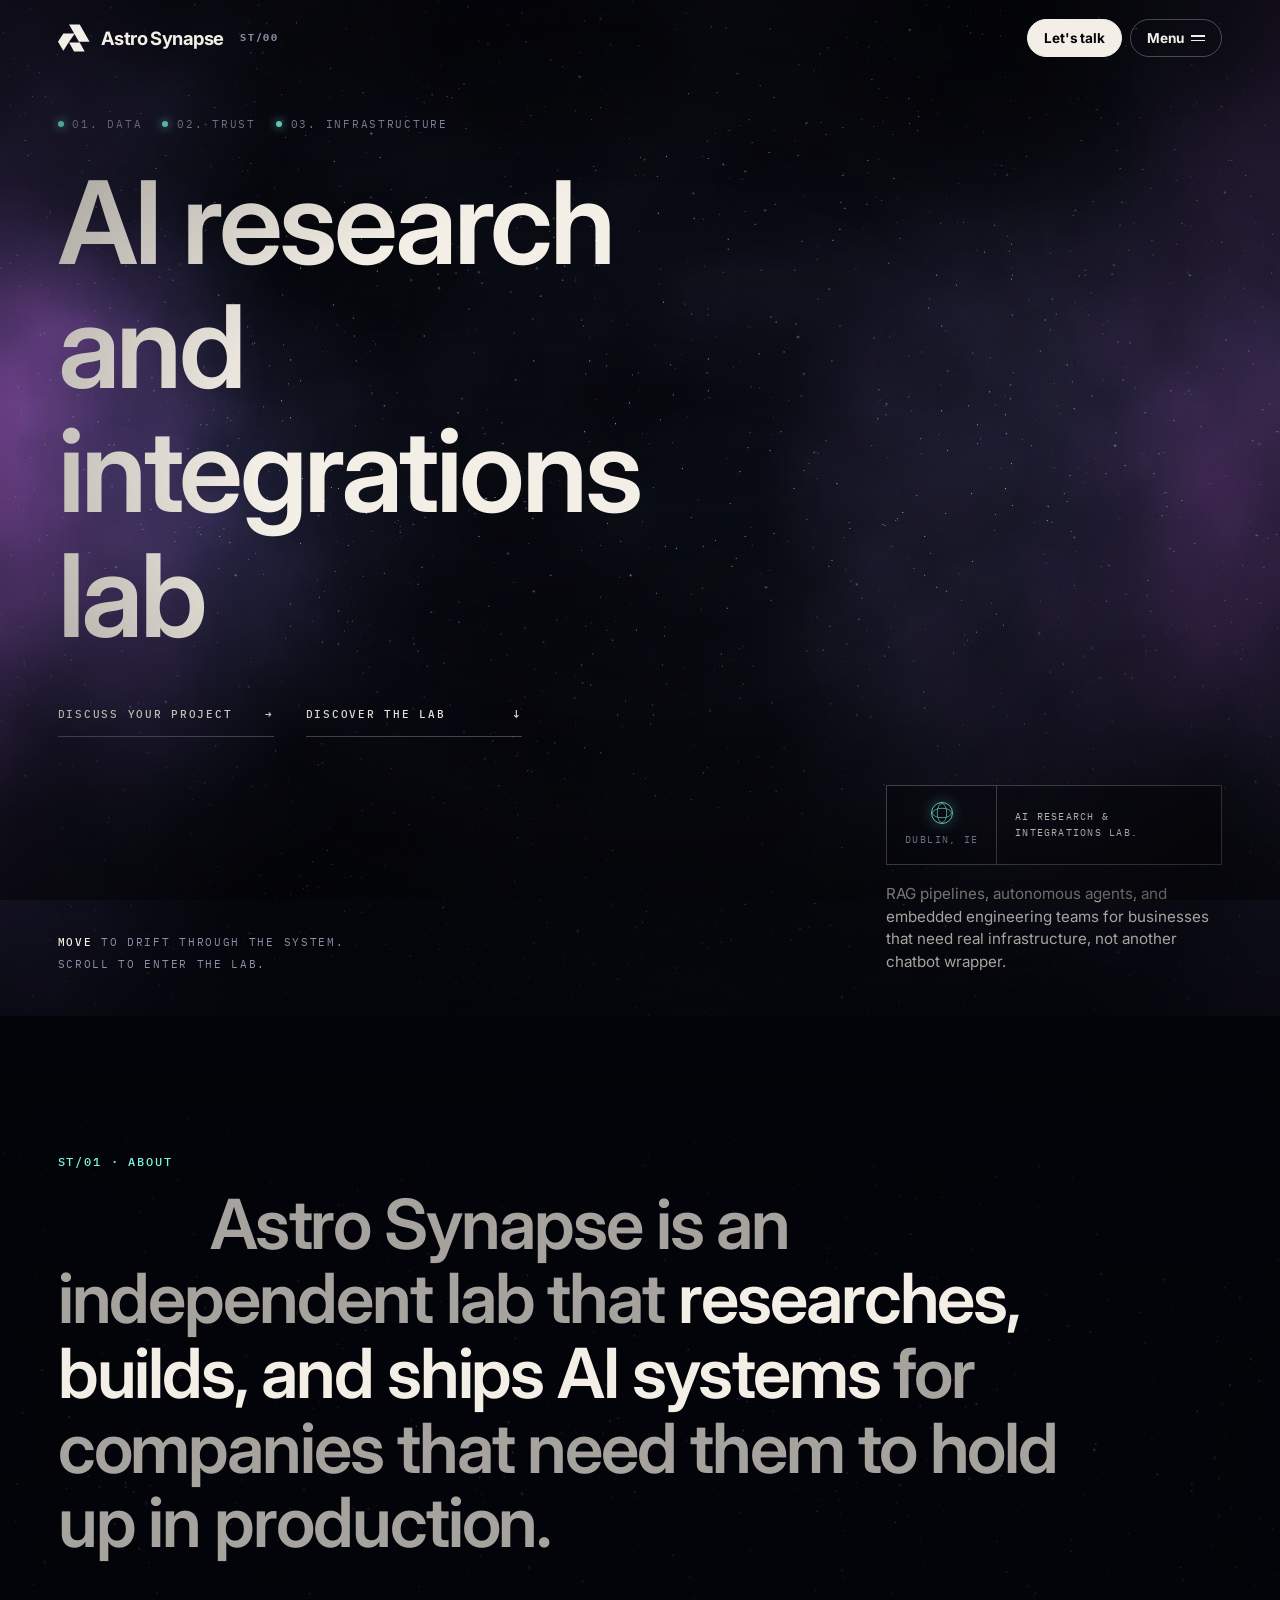
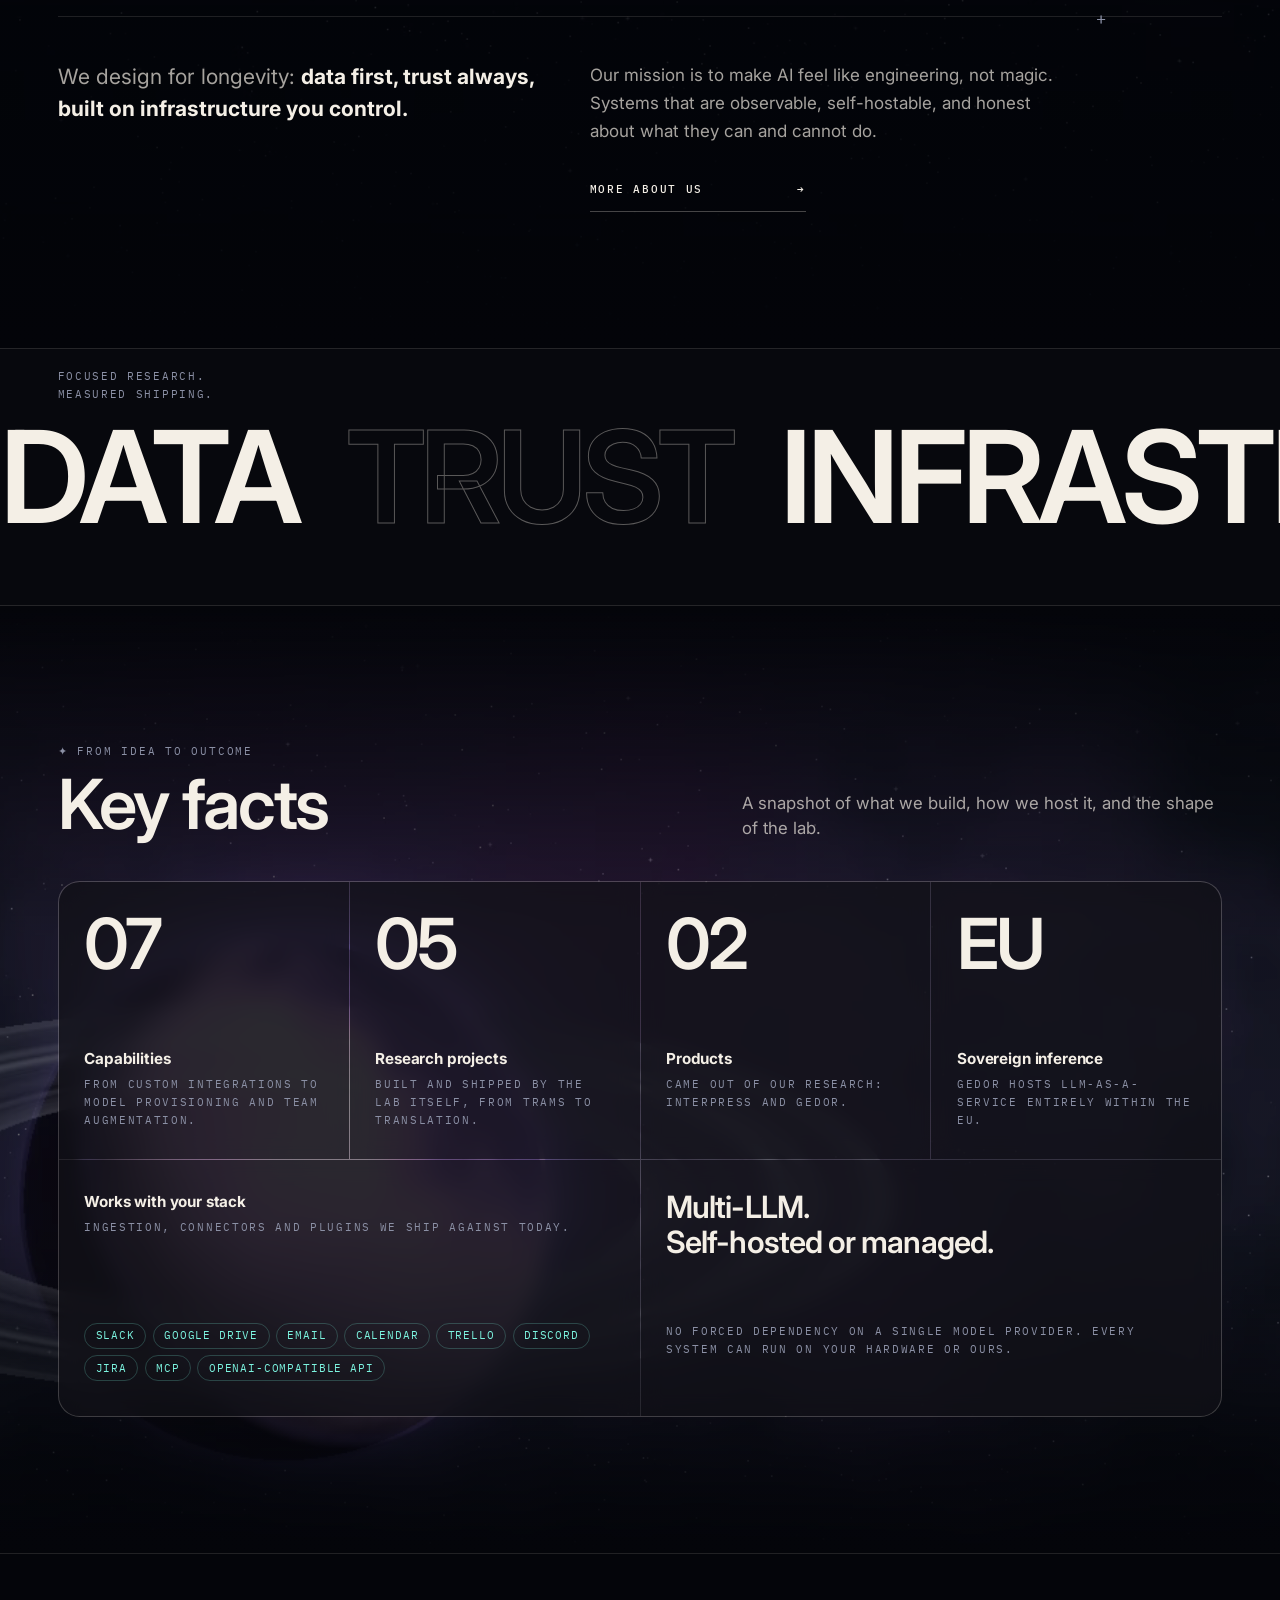
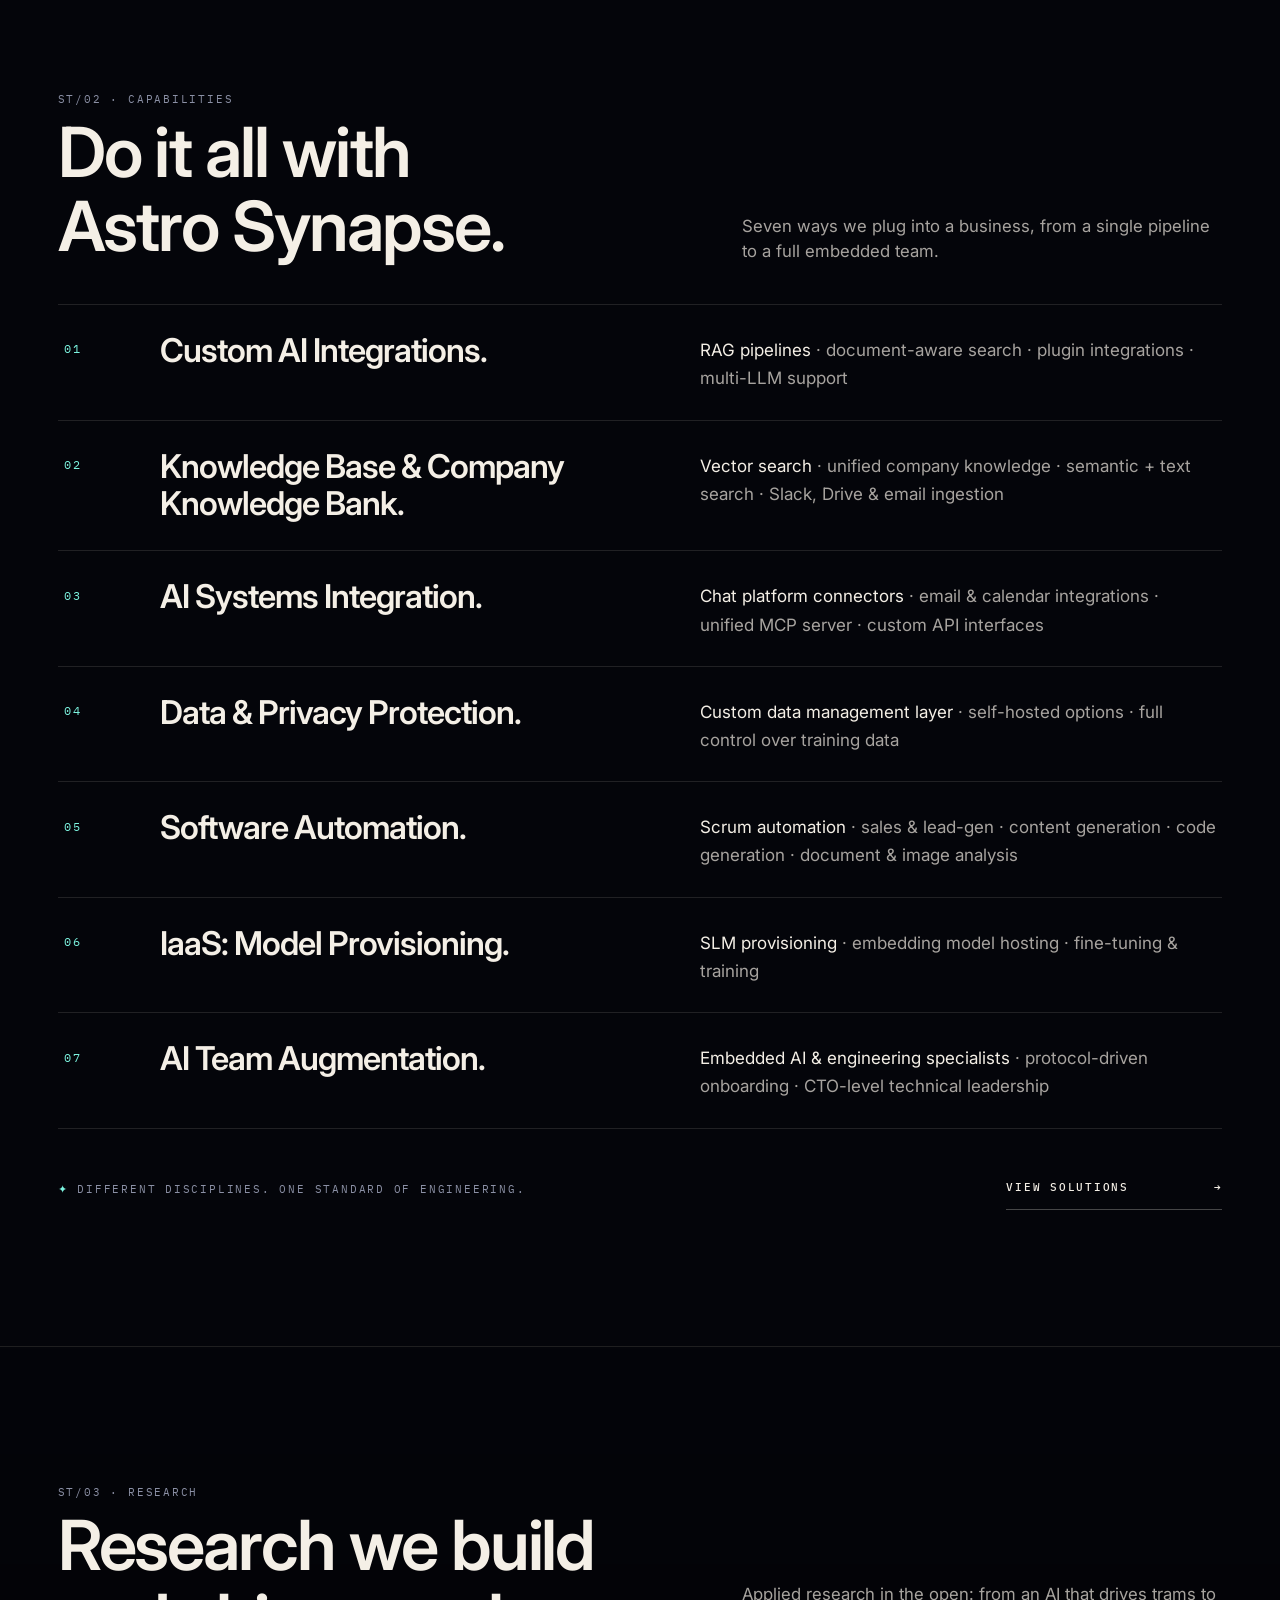
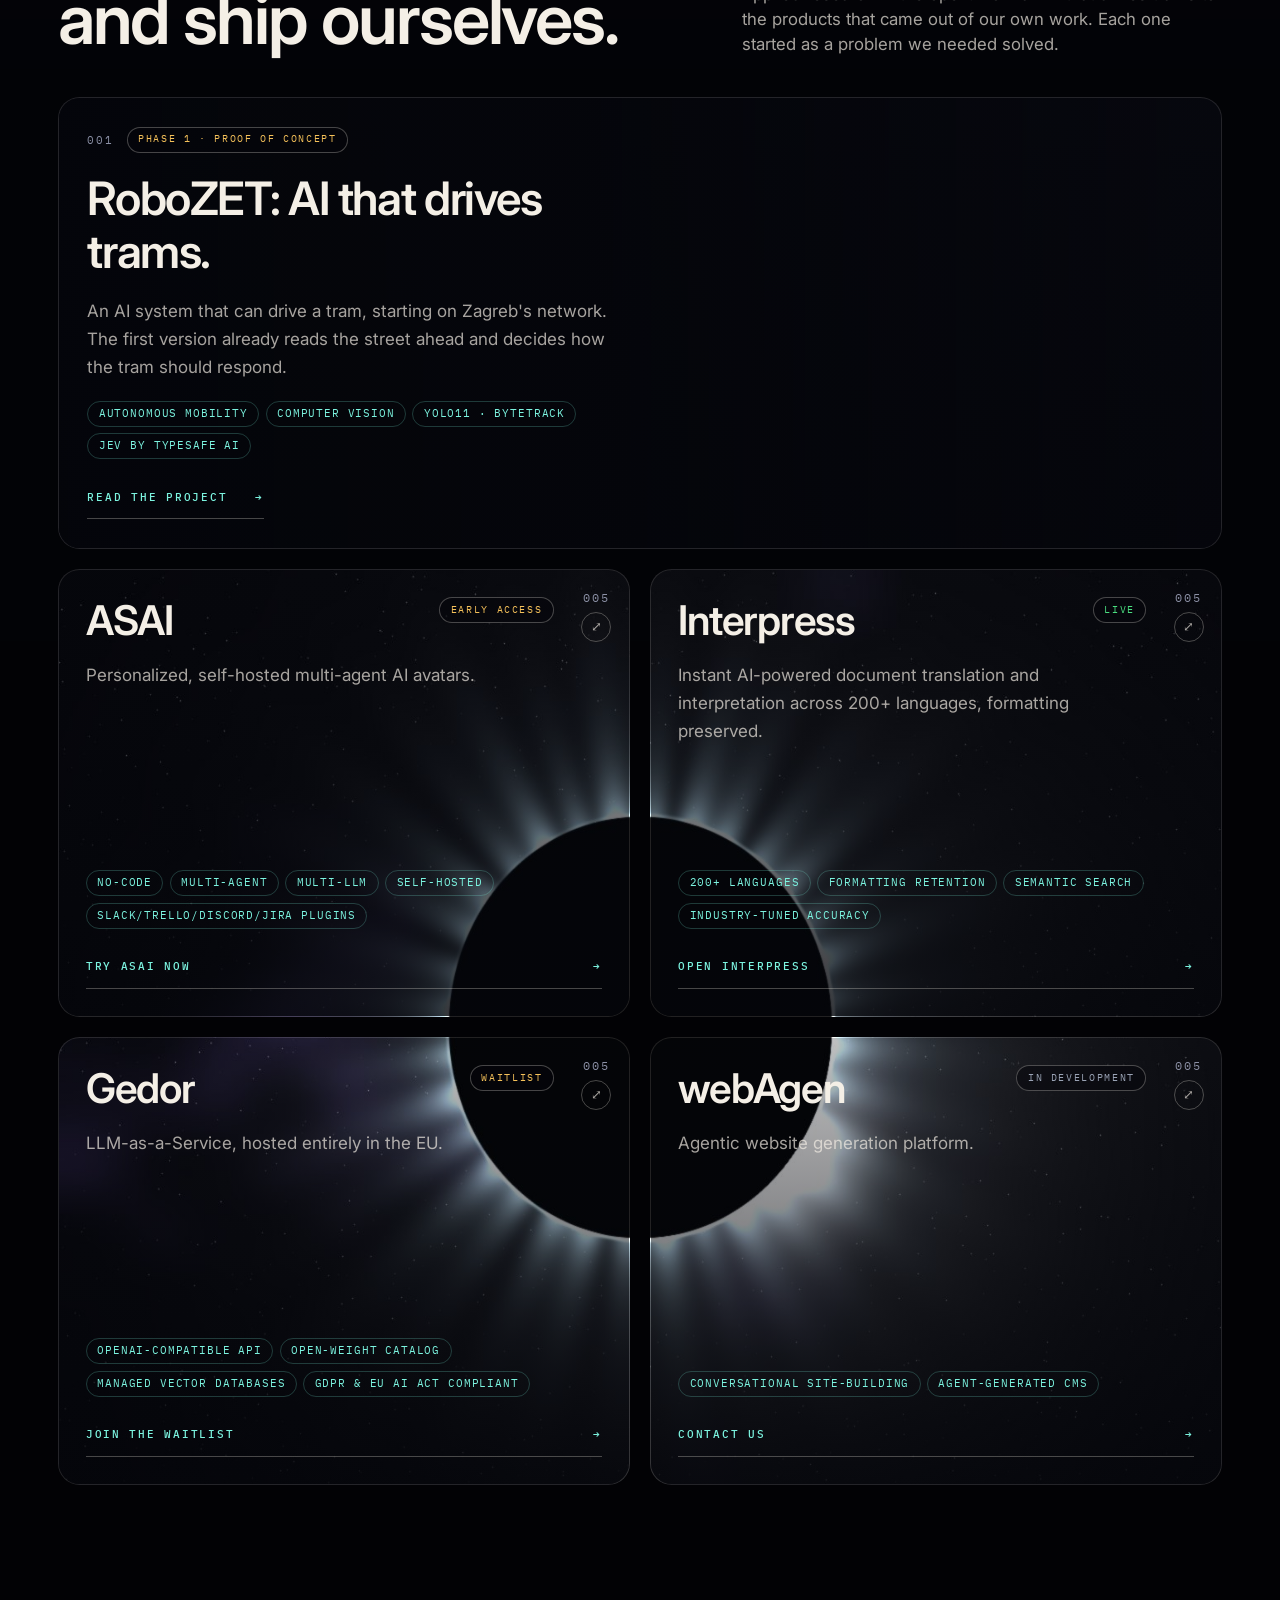
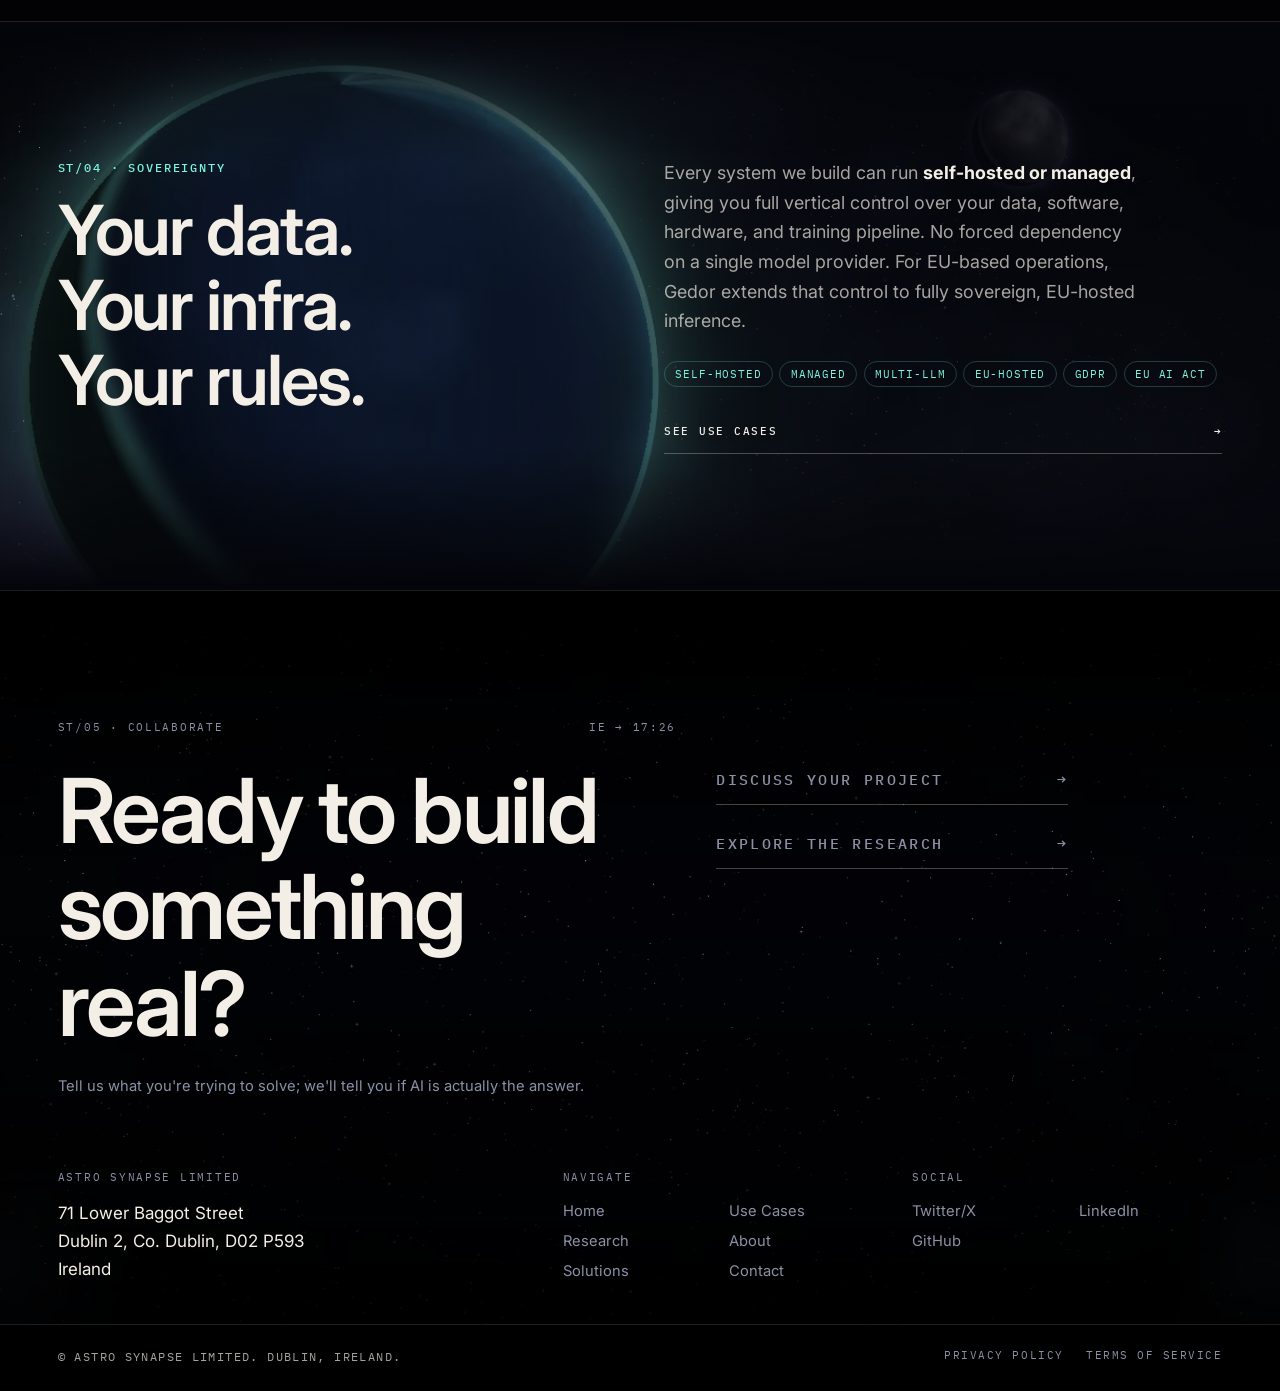
<file: index.html>
<!doctype html>
<html lang="en">
<head>
<meta charset="utf-8">
<meta name="viewport" content="width=device-width, initial-scale=1">
<title>Astro Synapse · AI Research &amp; Integrations Lab</title>
<meta name="description" content="We research, build, and ship AI systems: RAG pipelines, autonomous agents, and embedded engineering teams for businesses that need real infrastructure, not another chatbot wrapper.">
<link rel="canonical" href="https://astrosynapse.ai/">
<meta property="og:type" content="website">
<meta property="og:url" content="https://astrosynapse.ai/">
<meta property="og:title" content="Astro Synapse · AI Research &amp; Integrations Lab">
<meta property="og:description" content="We research, build, and ship AI systems: RAG pipelines, autonomous agents, and embedded engineering teams.">
<meta property="og:image" content="https://astrosynapse.ai/public/cards/card-2.png">
<meta name="twitter:card" content="summary_large_image">
<meta name="theme-color" content="#04050a">
<link rel="icon" href="public/logo/logo-white-icon.svg">
<script>document.documentElement.classList.add("js");</script>
<link rel="preconnect" href="https://fonts.googleapis.com">
<link rel="preconnect" href="https://fonts.gstatic.com" crossorigin>
<link href="https://api.fontshare.com/v2/css?f[]=satoshi@400,500,700,900&display=swap" rel="stylesheet">
<link href="https://fonts.googleapis.com/css2?family=Inter:wght@400;500;600;700&family=IBM+Plex+Mono:wght@400;500&display=swap" rel="stylesheet">
<link rel="stylesheet" href="styles.css">
</head>
<body>
<a class="skip-link" href="#main">Skip to content</a>
<div class="fx-grain" aria-hidden="true"></div>
<div class="fx-vignette" aria-hidden="true"></div>

<!-- ============ HEADER ============ -->
<header class="site-header" id="header">
  <div class="wrap site-header__inner">
    <a class="brand" href="index.html" aria-label="Astro Synapse home">
      <svg class="brand__mark" viewBox="0 0 39 34" width="32" height="28" aria-hidden="true" focusable="false"><path fill="currentColor" d="M13.5 .5h13l12 21h-13zM6.5 11.5h14l-7 10-7 11-6.5-11zM13.5 22.5h13l6 11h-13z"/></svg>
      <span>Astro Synapse</span><span class="brand__code">ST/00</span>
    </a>
    <div class="hdr-actions">
      <a class="btn btn--nav is-solid" href="contact.html">Let's talk</a>
      <button class="btn btn--nav" id="menuBtn" aria-expanded="false" aria-controls="menu"><span id="menuLbl">Menu</span><span class="burger" aria-hidden="true"><i></i><i></i></span></button>
    </div>
  </div>
</header>

<div class="menu" id="menu" aria-hidden="true">
  <nav aria-label="Primary">
    <a href="index.html" aria-current="page"><span class="menu__idx">01</span>Home</a>
    <a href="research.html"><span class="menu__idx">02</span>Research</a>
    <a href="solutions.html"><span class="menu__idx">03</span>Solutions</a>
    <a href="use-cases.html"><span class="menu__idx">04</span>Use Cases</a>
    <a href="about.html"><span class="menu__idx">05</span>About</a>
    <a href="contact.html"><span class="menu__idx">06</span>Contact</a>
  </nav>
  <aside class="menu__side">
    <div><h5>Business enquiry</h5><a href="contact.html">Start a project →</a></div>
    <div><h5>Social</h5><div class="menu__row">
      <a href="https://twitter.com/astrosynapselab" target="_blank" rel="noopener">Twitter/X</a>
      <a href="https://www.linkedin.com/company/astro-synapse/" target="_blank" rel="noopener">LinkedIn</a>
      <a href="https://github.com/AstroSynapseLab" target="_blank" rel="noopener">GitHub</a>
    </div></div>
    <div><h5>Astro Synapse Limited</h5><p>71 Lower Baggot Street, Dublin 2, D02 P593, Ireland</p></div>
  </aside>
</div>

<main id="main">

<!-- ============ HERO ============ -->
<section class="hero">
  <div class="bgv" data-parallax>
    <video autoplay muted loop playsinline preload="auto" poster="public/video/hero-space.jpg">
      <source src="public/video/hero-space.webm" type="video/webm">
      <source src="public/video/hero-space.mp4" type="video/mp4">
    </video>
  </div>
  <div class="wrap hero__copy">
    <p class="kicker" data-reveal><span>01. Data</span><span>02. Trust</span><span>03. Infrastructure</span></p>
    <h1 data-reveal="d1"><span class="line">AI research and</span><span class="line">integrations lab</span></h1>
    <div class="hero__ctas" data-reveal="d2">
      <a class="ulink" href="contact.html">Discuss your project <span class="arr">→</span></a>
      <a class="ulink" href="#lab">Discover the lab <span class="arr">↓</span></a>
    </div>
  </div>
  <div class="wrap hero__bottom">
    <div class="hero__hint" data-reveal="d2"><span><b>Move</b> to drift through the system.</span><span>Scroll to enter the lab.</span></div>
    <div class="hero__card" data-reveal="d3">
      <div class="hero__facts">
        <div><span class="globe" aria-hidden="true"></span>Dublin, IE</div>
        <div>AI research &amp;<br>integrations lab.</div>
      </div>
      <p>RAG pipelines, autonomous agents, and embedded engineering teams for businesses that need real infrastructure, not another chatbot wrapper.</p>
    </div>
  </div>
</section>

<!-- ============ ABOUT ============ -->
<section class="about section" id="lab">
  <div class="bgv bgv--soft">
    <video autoplay muted loop playsinline preload="metadata" poster="public/video/deep-space.jpg">
      <source src="public/video/deep-space.webm" type="video/webm">
      <source src="public/video/deep-space.mp4" type="video/mp4">
    </video>
  </div>
  <div class="wrap about__inner">
    <p class="eyebrow" data-reveal>ST/01 · About</p>
    <h2 data-reveal="d1">Astro Synapse is an independent lab that <b>researches, builds, and ships AI systems</b> for companies that need them to hold up in production.</h2>
    <div class="rule" data-reveal></div>
    <div class="about__cols">
      <p class="lede" data-reveal>We design for longevity: <b>data first, trust always, built on infrastructure you control.</b></p>
      <div data-reveal="d1">
        <p>Our mission is to make AI feel like engineering, not magic. Systems that are observable, self-hostable, and honest about what they can and cannot do.</p>
        <a class="ulink" href="about.html">More about us <span class="arr">→</span></a>
      </div>
    </div>
  </div>
</section>

<!-- ============ MARQUEE ============ -->
<div class="marquee" aria-hidden="true">
  <div class="marquee__lbl">Focused research.<br>Measured shipping.</div>
  <div class="marquee__track">
    <span>Data</span><span>Trust</span><span>Infrastructure</span><span>Agents</span>
    <span>Data</span><span>Trust</span><span>Infrastructure</span><span>Agents</span>
  </div>
</div>

<!-- ============ KEY FACTS ============ -->
<section class="facts section">
  <div class="bgv">
    <video autoplay muted loop playsinline preload="metadata" poster="public/video/ringed-planet.jpg">
      <source src="public/video/ringed-planet.webm" type="video/webm">
      <source src="public/video/ringed-planet.mp4" type="video/mp4">
    </video>
  </div>
  <div class="wrap facts__inner">
    <div class="section-head">
      <div><p class="st-code" data-reveal>✦ From idea to outcome</p><h2 data-reveal="d1">Key facts</h2></div>
      <p class="lede" data-reveal="d2">A snapshot of what we build, how we host it, and the shape of the lab.</p>
    </div>
    <div class="fgrid">
      <div class="fact" data-reveal><div class="fact__num">07</div><div class="fact__cap"><b>Capabilities</b>From custom integrations to model provisioning and team augmentation.</div></div>
      <div class="fact" data-reveal="d1"><div class="fact__num">05</div><div class="fact__cap"><b>Research projects</b>Built and shipped by the lab itself, from trams to translation.</div></div>
      <div class="fact" data-reveal="d2"><div class="fact__num">02</div><div class="fact__cap"><b>Products</b>Came out of our research: Interpress and Gedor.</div></div>
      <div class="fact" data-reveal="d3"><div class="fact__num">EU</div><div class="fact__cap"><b>Sovereign inference</b>Gedor hosts LLM-as-a-Service entirely within the EU.</div></div>
      <div class="fact fact--wide" data-reveal>
        <div class="fact__cap"><b>Works with your stack</b>Ingestion, connectors and plugins we ship against today.</div>
        <ul class="pills"><li class="pill">Slack</li><li class="pill">Google Drive</li><li class="pill">Email</li><li class="pill">Calendar</li><li class="pill">Trello</li><li class="pill">Discord</li><li class="pill">Jira</li><li class="pill">MCP</li><li class="pill">OpenAI-compatible API</li></ul>
      </div>
      <div class="fact fact--wide" data-reveal="d1">
        <div class="fact__num is-text">Multi-LLM.<br>Self-hosted or managed.</div>
        <div class="fact__cap">No forced dependency on a single model provider. Every system can run on your hardware or ours.</div>
      </div>
    </div>
  </div>
</section>

<!-- ============ CAPABILITIES ============ -->
<section class="section" style="border-top:1px solid var(--line)">
  <div class="wrap">
    <div class="section-head">
      <div><p class="st-code" data-reveal>ST/02 · Capabilities</p><h2 data-reveal="d1">Do it all with<br>Astro Synapse.</h2></div>
      <p class="lede" data-reveal="d2">Seven ways we plug into a business, from a single pipeline to a full embedded team.</p>
    </div>
    <ol class="service-list">
      <li data-reveal><span class="service-list__index">01</span><h3>Custom AI Integrations.</h3><p><em>RAG pipelines</em> · document-aware search · plugin integrations · multi-LLM support</p></li>
      <li data-reveal><span class="service-list__index">02</span><h3>Knowledge Base &amp; Company Knowledge Bank.</h3><p><em>Vector search</em> · unified company knowledge · semantic + text search · Slack, Drive &amp; email ingestion</p></li>
      <li data-reveal><span class="service-list__index">03</span><h3>AI Systems Integration.</h3><p><em>Chat platform connectors</em> · email &amp; calendar integrations · unified MCP server · custom API interfaces</p></li>
      <li data-reveal><span class="service-list__index">04</span><h3>Data &amp; Privacy Protection.</h3><p><em>Custom data management layer</em> · self-hosted options · full control over training data</p></li>
      <li data-reveal><span class="service-list__index">05</span><h3>Software Automation.</h3><p><em>Scrum automation</em> · sales &amp; lead-gen · content generation · code generation · document &amp; image analysis</p></li>
      <li data-reveal><span class="service-list__index">06</span><h3>IaaS: Model Provisioning.</h3><p><em>SLM provisioning</em> · embedding model hosting · fine-tuning &amp; training</p></li>
      <li data-reveal><span class="service-list__index">07</span><h3>AI Team Augmentation.</h3><p><em>Embedded AI &amp; engineering specialists</em> · protocol-driven onboarding · CTO-level technical leadership</p></li>
    </ol>
    <div class="services__tail">
      <span class="st-code">Different disciplines. One standard of engineering.</span>
      <a class="ulink" href="solutions.html">View solutions <span class="arr">→</span></a>
    </div>
  </div>
</section>

<!-- ============ RESEARCH ============ -->
<section class="products section" id="research">
  <div class="wrap">
    <div class="section-head">
      <div><p class="st-code" data-reveal>ST/03 · Research</p><h2 data-reveal="d1">Research we build<br>and ship ourselves.</h2></div>
      <p class="lede" data-reveal="d2">Applied research in the open: from an AI that drives trams to the products that came out of our own work. Each one started as a problem we needed solved.</p>
    </div>
      <a class="research-feature" href="research/robo-zet.html" data-reveal style="--img:url('https://struki84.github.io/robo-zet-web/assets/vision-system.png')">
        <div class="research-feature__copy">
          <div class="xp__meta"><span class="st-code">001</span><span class="badge badge--access">Phase 1 · Proof of concept</span></div>
          <h3>RoboZET: AI that drives trams.</h3>
          <p>An AI system that can drive a tram, starting on Zagreb's network. The first version already reads the street ahead and decides how the tram should respond.</p>
          <ul class="pills"><li class="pill">Autonomous mobility</li><li class="pill">Computer vision</li><li class="pill">YOLO11 · ByteTrack</li><li class="pill">Jev by TypeSafe AI</li></ul>
          <span class="ulink">Read the project <span class="arr">→</span></span>
        </div>
      </a>
    <div class="card-grid">
      <a class="glow-card" href="research/asai.html" data-reveal data-product="asai">
        <span class="glow-card__num">005</span><span class="glow-card__expand" aria-hidden="true">⤢</span>
        <div class="glow-card__top"><h3>ASAI</h3><span class="badge badge--access">Early access</span></div>
        <p>Personalized, self-hosted multi-agent AI avatars.</p>
        <ul class="pills"><li class="pill">No-code</li><li class="pill">Multi-agent</li><li class="pill">Multi-LLM</li><li class="pill">Self-hosted</li><li class="pill">Slack/Trello/Discord/Jira plugins</li></ul>
        <span class="ulink" data-ext="https://asai.astrosynapse.ai/">Try ASAI now <span class="arr">→</span></span>
      </a>
      <a class="glow-card" href="research/interpress.html" data-reveal="d1" data-product="interpress">
        <span class="glow-card__num">005</span><span class="glow-card__expand" aria-hidden="true">⤢</span>
        <div class="glow-card__top"><h3>Interpress</h3><span class="badge badge--live">Live</span></div>
        <p>Instant AI-powered document translation and interpretation across 200+ languages, formatting preserved.</p>
        <ul class="pills"><li class="pill">200+ languages</li><li class="pill">Formatting retention</li><li class="pill">Semantic search</li><li class="pill">Industry-tuned accuracy</li></ul>
        <span class="ulink" data-ext="https://interpress.app/">Open Interpress <span class="arr">→</span></span>
      </a>
      <a class="glow-card" href="research/gedor.html" data-reveal data-product="gedor">
        <span class="glow-card__num">005</span><span class="glow-card__expand" aria-hidden="true">⤢</span>
        <div class="glow-card__top"><h3>Gedor</h3><span class="badge badge--wait">Waitlist</span></div>
        <p>LLM-as-a-Service, hosted entirely in the EU.</p>
        <ul class="pills"><li class="pill">OpenAI-compatible API</li><li class="pill">Open-weight catalog</li><li class="pill">Managed vector databases</li><li class="pill">GDPR &amp; EU AI Act compliant</li></ul>
        <span class="ulink" data-ext="https://gedor.ai/">Join the waitlist <span class="arr">→</span></span>
      </a>
      <a class="glow-card" href="research/webagen.html" data-reveal="d1" data-product="webagen">
        <span class="glow-card__num">005</span><span class="glow-card__expand" aria-hidden="true">⤢</span>
        <div class="glow-card__top"><h3>webAgen</h3><span class="badge badge--dev">In development</span></div>
        <p>Agentic website generation platform.</p>
        <ul class="pills"><li class="pill">Conversational site-building</li><li class="pill">Agent-generated CMS</li></ul>
        <span class="ulink" data-ext="contact.html">Contact us <span class="arr">→</span></span>
      </a>
    </div>
  </div>
</section>

<!-- ============ EXPANDING PRODUCT PANEL ============ -->
<div class="xp" id="xp" role="dialog" aria-modal="true" aria-labelledby="xpTitle" hidden>
  <div class="xp__bg" data-xp-close></div>
  <div class="xp__panel">
    <button class="xp__close" type="button" aria-label="Close" data-xp-close>×</button>
    <div class="xp__inner">
      <div class="xp__left">
        <div>
          <div class="xp__meta wipe" style="--d:.05s"><span class="st-code" id="xpIdx">001</span><span class="badge" id="xpBadge">Live</span></div>
          <h3 class="wipe" id="xpTitle" style="--d:.12s">ASAI</h3>
          <p class="wipe" id="xpDesc" style="--d:.2s"></p>
        </div>
        <div class="xp__cta wipe" style="--d:.55s"><a class="btn btn--primary" id="xpLink" href="#">Open</a><a class="btn btn--ghost" id="xpPage" href="#">Full project →</a></div>
      </div>
      <div class="xp__tiles" id="xpTiles"></div>
    </div>
  </div>
</div>

<!-- ============ SOVEREIGNTY ============ -->
<section class="sov section">
  <div class="bgv">
    <video autoplay muted loop playsinline preload="metadata" poster="public/video/hero-planet.jpg" style="transform:scale(1.06) scaleX(-1)">
      <source src="public/video/hero-planet.webm" type="video/webm">
      <source src="public/video/hero-planet.mp4" type="video/mp4">
    </video>
  </div>
  <div class="wrap sov__inner">
    <div><p class="eyebrow" data-reveal>ST/04 · Sovereignty</p><h2 data-reveal="d1">Your data.<br>Your infra.<br>Your rules.</h2></div>
    <div class="sov__r">
      <p data-reveal="d1">Every system we build can run <b>self-hosted or managed</b>, giving you full vertical control over your data, software, hardware, and training pipeline. No forced dependency on a single model provider. For EU-based operations, Gedor extends that control to fully sovereign, EU-hosted inference.</p>
      <ul class="pills" data-reveal="d2"><li class="pill">Self-hosted</li><li class="pill">Managed</li><li class="pill">Multi-LLM</li><li class="pill">EU-hosted</li><li class="pill">GDPR</li><li class="pill">EU AI Act</li></ul>
      <a class="ulink" href="use-cases.html" data-reveal="d3">See use cases <span class="arr">→</span></a>
    </div>
  </div>
</section>

<!-- ============ CONTACT + FOOTER ============ -->
<footer class="site-footer" id="contact">
  <div class="bgv">
    <video autoplay muted loop playsinline preload="metadata" poster="public/video/deep-space.jpg">
      <source src="public/video/deep-space.webm" type="video/webm">
      <source src="public/video/deep-space.mp4" type="video/mp4">
    </video>
  </div>
  <div class="wrap site-footer__inner">
    <div class="cta">
      <div>
        <div class="cta__lbl"><span>ST/05 · Collaborate</span><span id="clock">IE → --:--</span></div>
        <h2 data-reveal>Ready to build something real?</h2>
        <p class="lede" data-reveal="d1">Tell us what you're trying to solve; we'll tell you if AI is actually the answer.</p>
      </div>
      <div class="cta__links">
        <a class="ulink" href="contact.html" data-reveal>Discuss your project <span class="arr">→</span></a>
        <a class="ulink" href="research.html" data-reveal="d1">Explore the research <span class="arr">→</span></a>
      </div>
    </div>
    <div class="site-footer__grid">
      <div><h5>Astro Synapse Limited</h5><address class="address">71 Lower Baggot Street<br>Dublin 2, Co. Dublin, D02 P593<br>Ireland</address></div>
      <div><h5>Navigate</h5><div class="two">
        <a href="index.html">Home</a><a href="use-cases.html">Use Cases</a>
        <a href="research.html">Research</a><a href="about.html">About</a>
        <a href="solutions.html">Solutions</a><a href="contact.html">Contact</a>
      </div></div>
      <div><h5>Social</h5><div class="two">
        <a href="https://twitter.com/astrosynapselab" target="_blank" rel="noopener">Twitter/X</a>
        <a href="https://www.linkedin.com/company/astro-synapse/" target="_blank" rel="noopener">LinkedIn</a>
        <a href="https://github.com/AstroSynapseLab" target="_blank" rel="noopener">GitHub</a>
      </div></div>
    </div>
  </div>
</footer>
<div class="legal">
  <p class="copyright">© Astro Synapse Limited. Dublin, Ireland.</p>
  <div class="legal__row"><a href="privacy-policy.html">Privacy Policy</a><a href="terms-of-service.html">Terms of Service</a></div>
</div>

</main>

<script src="main.js"></script>
</body>
</html>
</file>
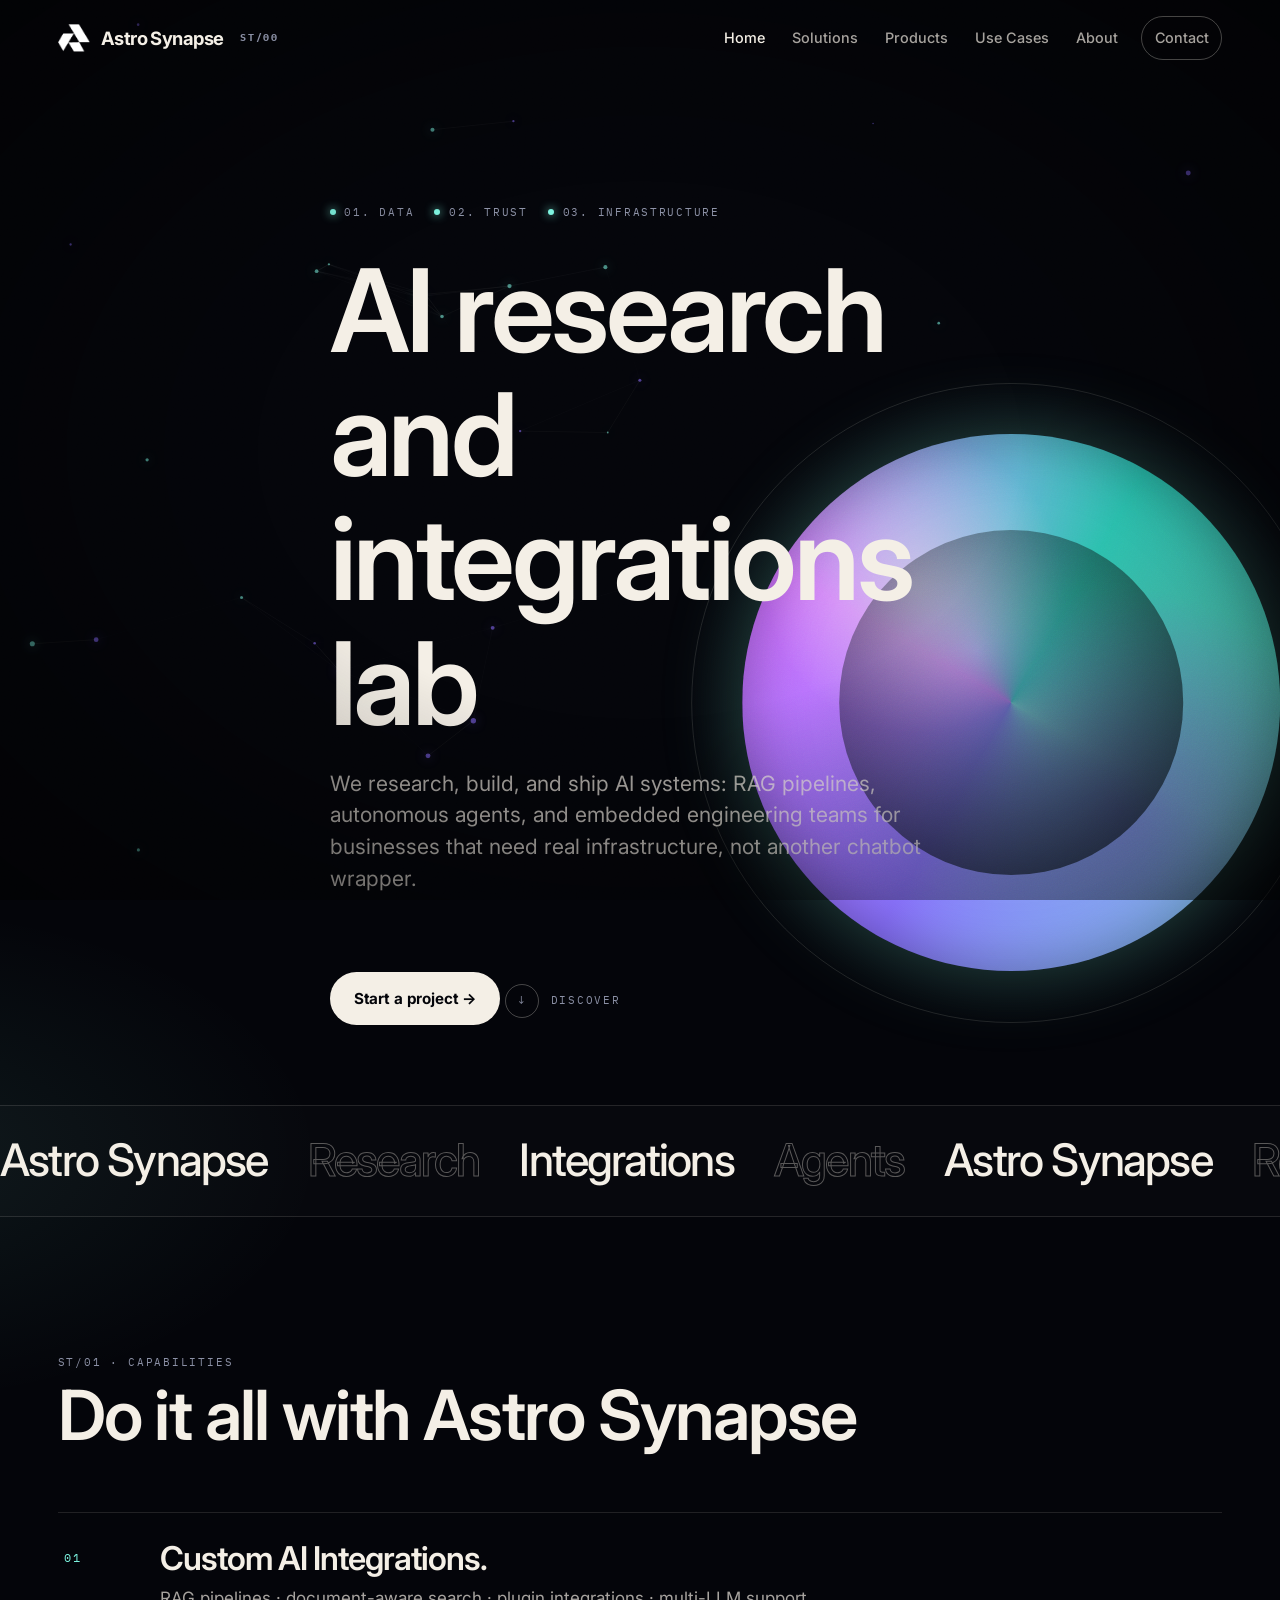
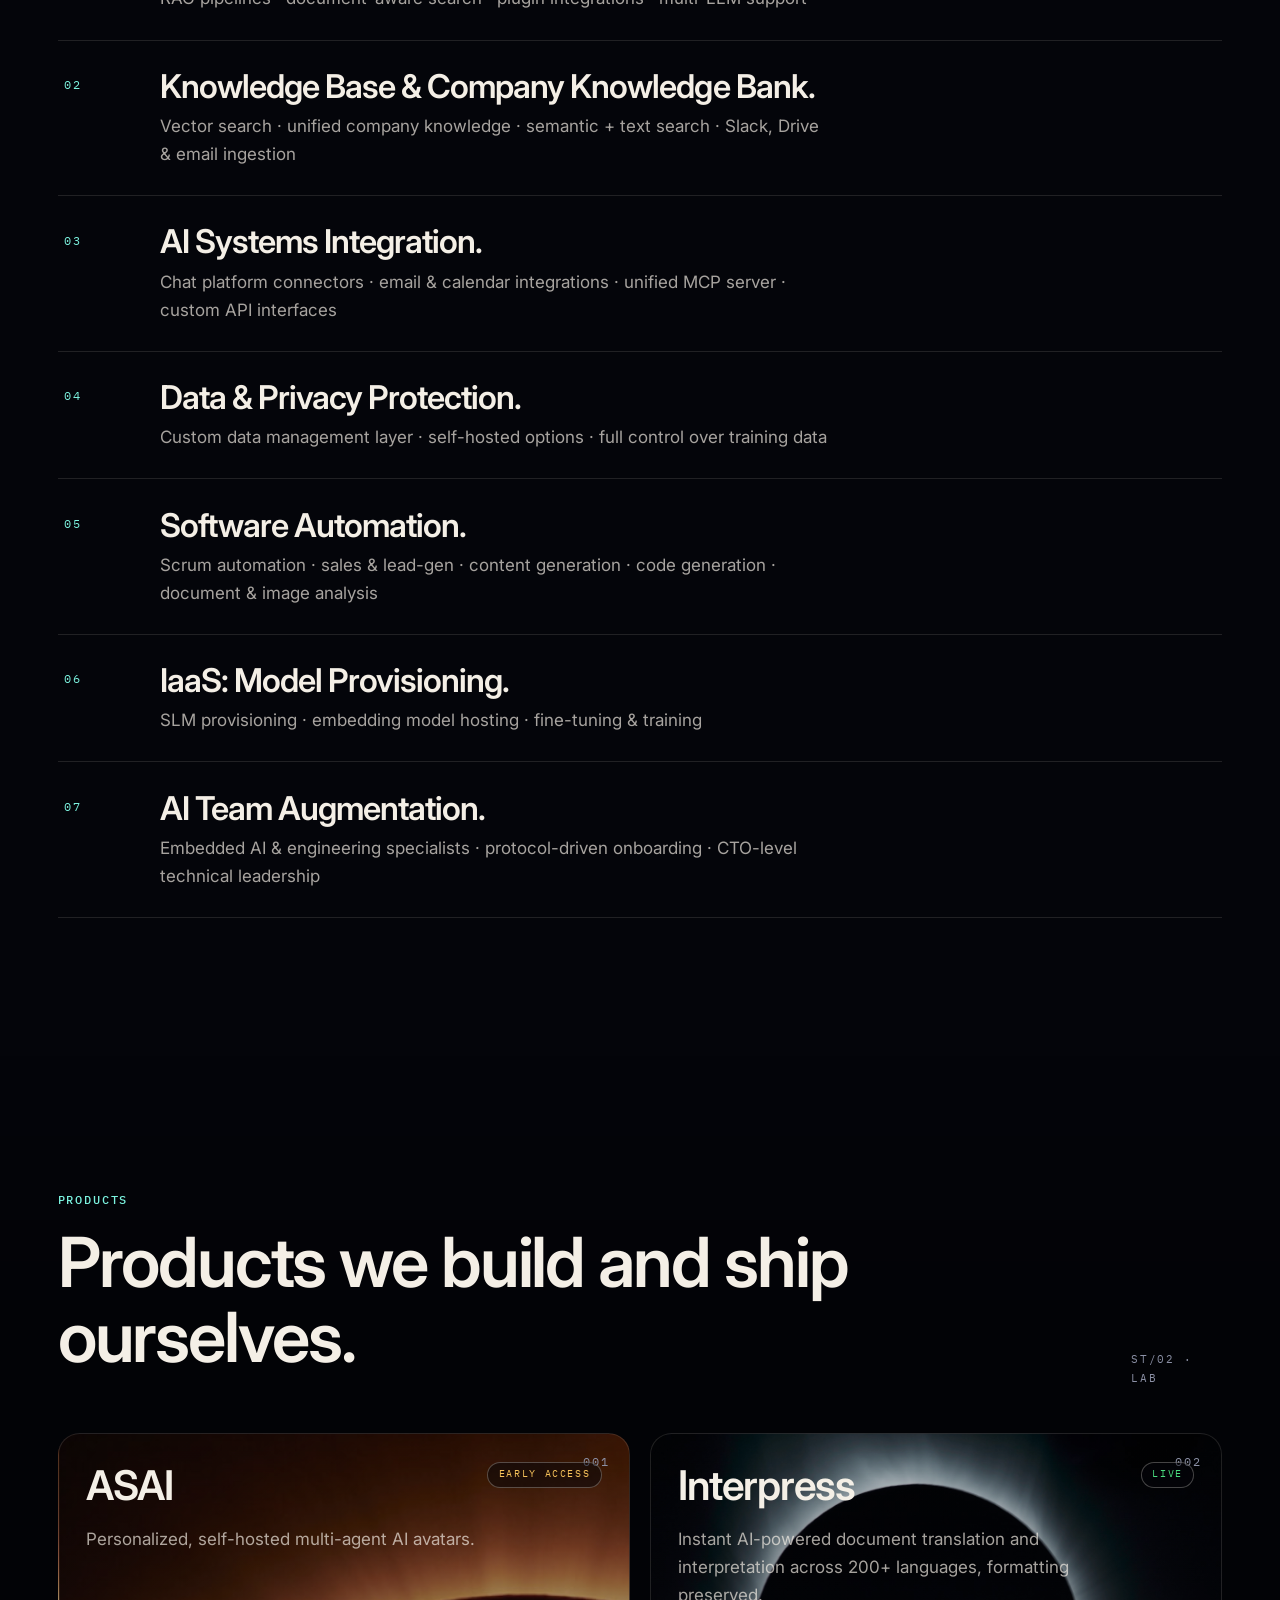
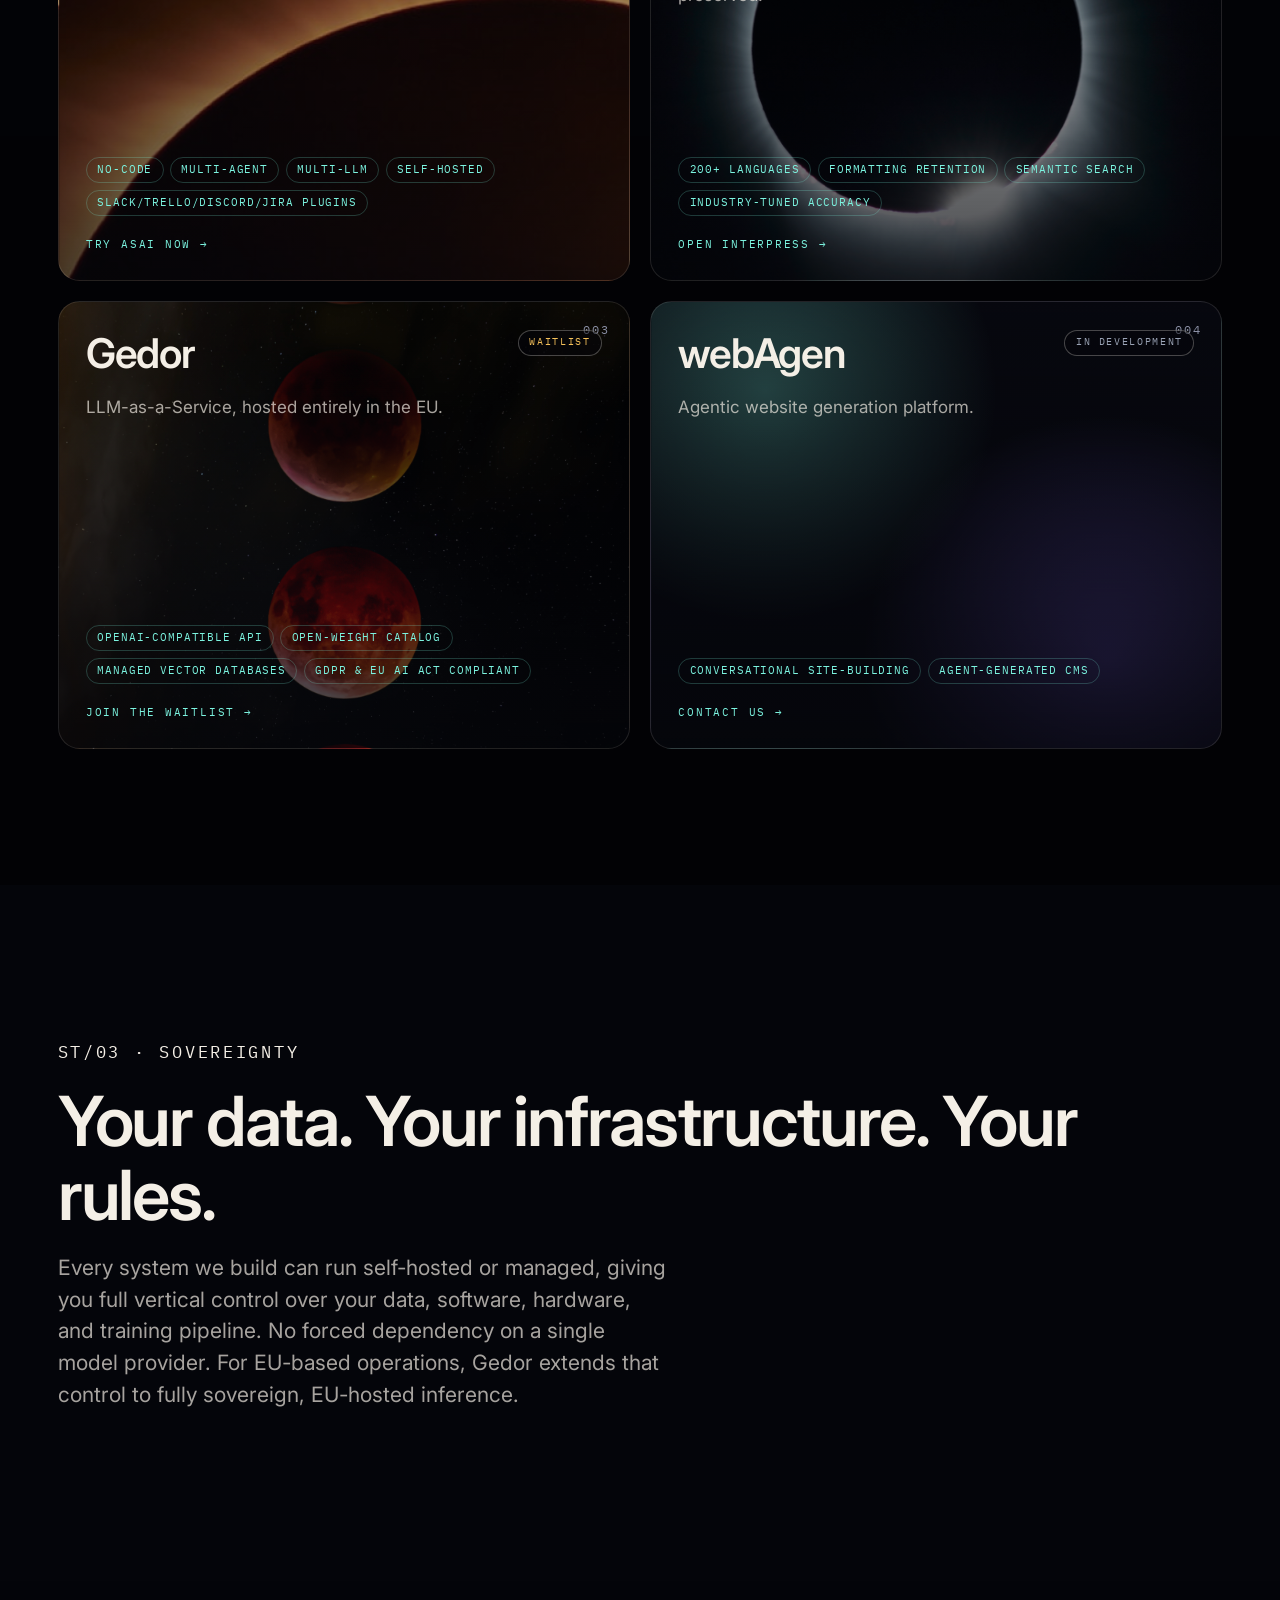
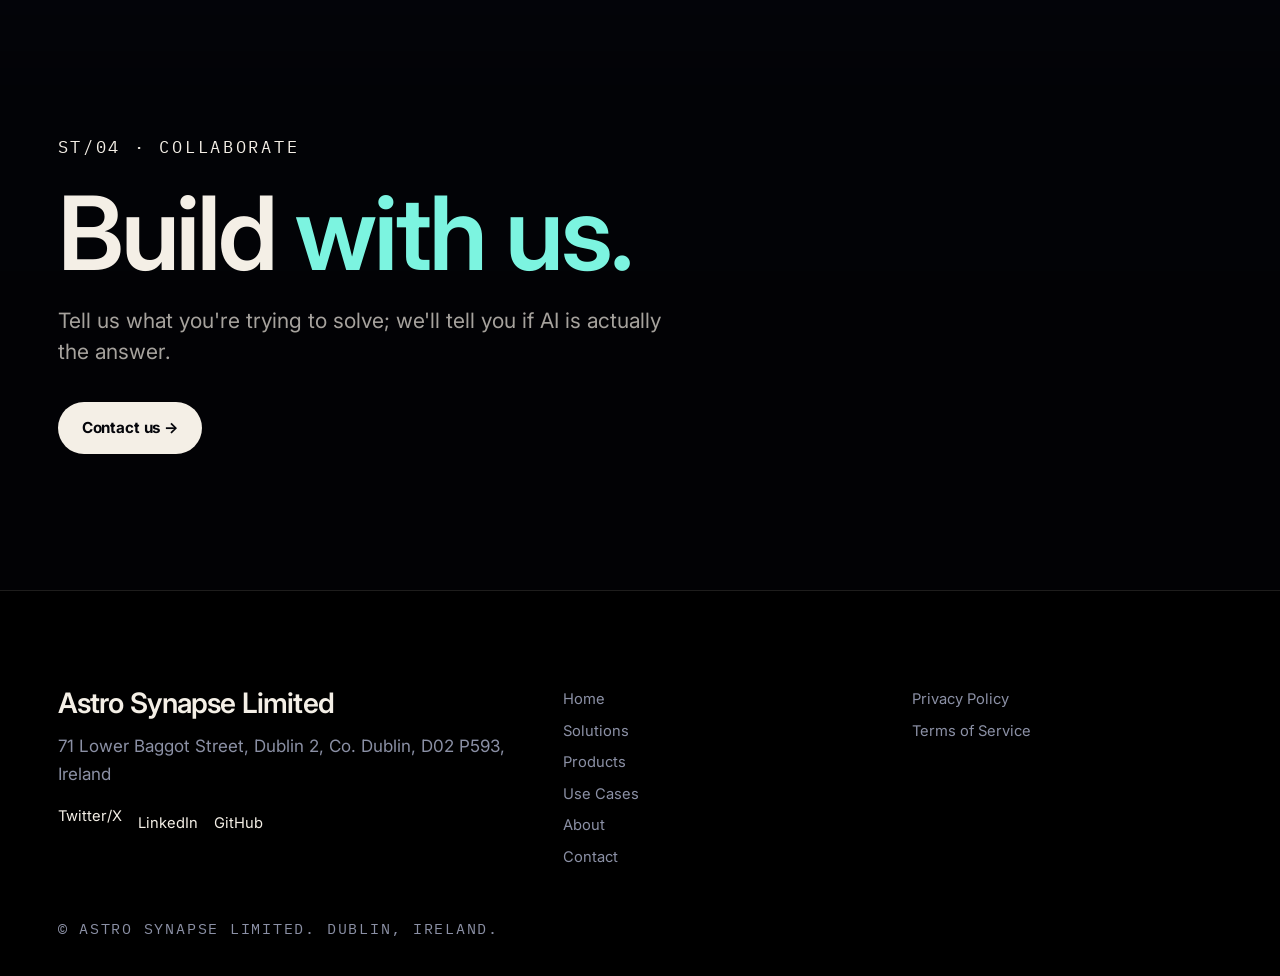
<file: Backup/10_10_26/index.html>
<!DOCTYPE html>
<html lang="en">
<head>
  <meta charset="utf-8">
  <meta name="viewport" content="width=device-width, initial-scale=1">
  <title>Astro Synapse · AI Research &amp; Integrations Lab</title>
  <meta name="description" content="We research, build, and ship AI systems: RAG pipelines, autonomous agents, and embedded engineering teams for businesses that need real infrastructure, not another chatbot wrapper.">
  <link rel="canonical" href="https://astrosynapse.ai/">
  <meta property="og:type" content="website">
  <meta property="og:url" content="https://astrosynapse.ai/">
  <meta property="og:title" content="Astro Synapse · AI Research &amp; Integrations Lab">
  <meta property="og:description" content="We research, build, and ship AI systems: RAG pipelines, autonomous agents, and embedded engineering teams.">
  <meta property="og:image" content="https://astrosynapse.ai/public/cards/card-2.png">
  <meta name="twitter:card" content="summary_large_image">
  <link rel="icon" type="image/png" href="favicon.png">
  <link rel="stylesheet" href="https://api.fontshare.com/v2/css?f[]=satoshi@400,500,700,900&amp;display=swap">
  <link rel="stylesheet" href="https://fonts.googleapis.com/css2?family=Inter:wght@400;500;600;700&amp;family=IBM+Plex+Mono:wght@400;500&amp;display=swap">
  <link rel="stylesheet" href="styles.css">
  <script>document.documentElement.classList.add("js");</script>
</head>
<body>
  <div class="fx-grain" aria-hidden="true"></div>
  <div class="fx-vignette" aria-hidden="true"></div>
  <canvas class="fx-orbs" data-orbs aria-hidden="true"></canvas>
  <div class="cursor" data-cursor aria-hidden="true"></div>
  <a class="skip-link" href="#main">Skip to content</a>
  <header class="site-header" id="site-header">
    <div class="site-header__inner wrap">
      <a class="brand" href="index.html">
        <img src="public/logo/logo-white.png" width="32" height="28" alt="">
        <span>Astro Synapse</span>
        <span class="brand__code">ST/00</span>
      </a>
      <button class="nav-toggle" type="button" aria-expanded="false" aria-controls="site-nav" aria-label="Open menu">
        <span class="nav-toggle__bar"></span>
        <span class="nav-toggle__bar"></span>
      </button>
      <nav id="site-nav" class="site-nav" aria-label="Primary">
        <ul>
          <li><a href="index.html" aria-current="page">Home</a></li>
          <li><a href="solutions.html">Solutions</a></li>
          <li><a href="products.html">Products</a></li>
          <li><a href="use-cases.html">Use Cases</a></li>
          <li><a href="about.html">About</a></li>
          <li><a class="btn btn--nav" href="contact.html">Contact</a></li>
        </ul>
      </nav>
    </div>
  </header>

  <main id="main">
    <section class="hero">
      <div class="hero__stage" aria-hidden="true">
        <div class="hero__ring"></div>
        <div class="hero__ring hero__ring--2"></div>
        <div class="hero__orb"></div>
      </div>
      <div class="wrap hero__copy">
        <p class="kicker"><span>01. Data</span><span>02. Trust</span><span>03. Infrastructure</span></p>
        <h1>AI research and integrations lab</h1>
        <p class="lede">We research, build, and ship AI systems: RAG pipelines, autonomous agents, and embedded engineering teams for businesses that need real infrastructure, not another chatbot wrapper.</p>
        <a class="btn btn--primary" href="contact.html">Start a project →</a>
        <a class="discover" href="#lab">
          <span class="discover__arrow" aria-hidden="true">↓</span>
          Discover
        </a>
      </div>
    </section>

    <div class="marquee" aria-hidden="true">
      <div class="marquee__track">
        <span>Astro Synapse</span><span>Research</span><span>Integrations</span><span>Agents</span>
        <span>Astro Synapse</span><span>Research</span><span>Integrations</span><span>Agents</span>
        <span>Astro Synapse</span><span>Research</span><span>Integrations</span><span>Agents</span>
        <span>Astro Synapse</span><span>Research</span><span>Integrations</span><span>Agents</span>
      </div>
    </div>

    <section class="section" id="lab">
      <div class="wrap">
        <div class="section-head" data-reveal>
          <div>
            <p class="st-code">ST/01 · Capabilities</p>
            <h2>Do it all with Astro Synapse</h2>
          </div>
        </div>
        <ol class="service-list">
          <li data-reveal>
            <span class="service-list__index" aria-hidden="true">01</span>
            <div>
              <h3>Custom AI Integrations.</h3>
              <p>RAG pipelines · document-aware search · plugin integrations · multi-LLM support</p>
            </div>
          </li>
          <li data-reveal>
            <span class="service-list__index" aria-hidden="true">02</span>
            <div>
              <h3>Knowledge Base &amp; Company Knowledge Bank.</h3>
              <p>Vector search · unified company knowledge · semantic + text search · Slack, Drive &amp; email ingestion</p>
            </div>
          </li>
          <li data-reveal>
            <span class="service-list__index" aria-hidden="true">03</span>
            <div>
              <h3>AI Systems Integration.</h3>
              <p>Chat platform connectors · email &amp; calendar integrations · unified MCP server · custom API interfaces</p>
            </div>
          </li>
          <li data-reveal>
            <span class="service-list__index" aria-hidden="true">04</span>
            <div>
              <h3>Data &amp; Privacy Protection.</h3>
              <p>Custom data management layer · self-hosted options · full control over training data</p>
            </div>
          </li>
          <li data-reveal>
            <span class="service-list__index" aria-hidden="true">05</span>
            <div>
              <h3>Software Automation.</h3>
              <p>Scrum automation · sales &amp; lead-gen · content generation · code generation · document &amp; image analysis</p>
            </div>
          </li>
          <li data-reveal>
            <span class="service-list__index" aria-hidden="true">06</span>
            <div>
              <h3>IaaS: Model Provisioning.</h3>
              <p>SLM provisioning · embedding model hosting · fine-tuning &amp; training</p>
            </div>
          </li>
          <li data-reveal>
            <span class="service-list__index" aria-hidden="true">07</span>
            <div>
              <h3>AI Team Augmentation.</h3>
              <p>Embedded AI &amp; engineering specialists · protocol-driven onboarding · CTO-level technical leadership</p>
            </div>
          </li>
        </ol>
      </div>
    </section>

    <section class="section section--void" id="products">
      <div class="wrap">
        <div class="section-head" data-reveal>
          <div>
            <p class="eyebrow">Products</p>
            <h2>Products we build and ship ourselves.</h2>
          </div>
          <p class="st-code">ST/02 · Lab</p>
        </div>
        <div class="card-grid">
          <a class="glow-card glow-card--2" href="https://asai.astrosynapse.ai/" data-tilt data-reveal>
            <span class="glow-card__num">001</span>
            <div class="glow-card__top">
              <h3>ASAI</h3>
              <span class="badge badge--access">Early Access</span>
            </div>
            <p>Personalized, self-hosted multi-agent AI avatars.</p>
            <ul class="pills">
              <li class="pill">no-code</li>
              <li class="pill">multi-agent</li>
              <li class="pill">multi-LLM</li>
              <li class="pill">self-hosted</li>
              <li class="pill">Slack/Trello/Discord/Jira plugins</li>
            </ul>
            <span class="glow-card__cta">Try ASAI now →</span>
          </a>
          <a class="glow-card glow-card--1" href="https://interpress.app/" data-tilt data-reveal>
            <span class="glow-card__num">002</span>
            <div class="glow-card__top">
              <h3>Interpress</h3>
              <span class="badge badge--live">Live</span>
            </div>
            <p>Instant AI-powered document translation and interpretation across 200+ languages, formatting preserved.</p>
            <ul class="pills">
              <li class="pill">200+ languages</li>
              <li class="pill">formatting retention</li>
              <li class="pill">semantic search</li>
              <li class="pill">industry-tuned accuracy</li>
            </ul>
            <span class="glow-card__cta">Open Interpress →</span>
          </a>
          <a class="glow-card glow-card--3" href="https://gedor.ai/" data-tilt data-reveal>
            <span class="glow-card__num">003</span>
            <div class="glow-card__top">
              <h3>Gedor</h3>
              <span class="badge badge--wait">Waitlist</span>
            </div>
            <p>LLM-as-a-Service, hosted entirely in the EU.</p>
            <ul class="pills">
              <li class="pill">OpenAI-compatible API</li>
              <li class="pill">open-weight catalog</li>
              <li class="pill">managed vector databases</li>
              <li class="pill">GDPR &amp; EU AI Act compliant</li>
            </ul>
            <span class="glow-card__cta">Join the waitlist →</span>
          </a>
          <a class="glow-card glow-card--mesh" href="contact.html" data-tilt data-reveal>
            <span class="glow-card__num">004</span>
            <div class="glow-card__top">
              <h3>webAgen</h3>
              <span class="badge badge--dev">In Development</span>
            </div>
            <p>Agentic website generation platform.</p>
            <ul class="pills">
              <li class="pill">conversational site-building</li>
              <li class="pill">agent-generated CMS</li>
            </ul>
            <span class="glow-card__cta">Contact us →</span>
          </a>
        </div>
      </div>
    </section>

    <section class="section">
      <div class="wrap" data-reveal>
        <p class="st-code">ST/03 · Sovereignty</p>
        <h2>Your data. Your infrastructure. Your rules.</h2>
        <p class="lede">Every system we build can run self-hosted or managed, giving you full vertical control over your data, software, hardware, and training pipeline. No forced dependency on a single model provider. For EU-based operations, Gedor extends that control to fully sovereign, EU-hosted inference.</p>
      </div>
    </section>

    <section class="section section--void">
      <div class="wrap" data-reveal="slow">
        <p class="st-code">ST/04 · Collaborate</p>
        <p class="display">Build <span>with us.</span></p>
        <p class="lede">Tell us what you're trying to solve; we'll tell you if AI is actually the answer.</p>
        <a class="btn btn--primary" href="contact.html">Contact us →</a>
      </div>
    </section>
  </main>

  <footer class="site-footer">
    <div class="wrap site-footer__grid">
      <div>
        <h3>Astro Synapse Limited</h3>
        <address class="address">71 Lower Baggot Street, Dublin 2, Co. Dublin, D02 P593, Ireland</address>
        <ul class="social">
          <li><a href="https://twitter.com/astrosynapselab" rel="noopener noreferrer">Twitter/X</a></li>
          <li><a href="https://www.linkedin.com/company/astro-synapse/" rel="noopener noreferrer">LinkedIn</a></li>
          <li><a href="https://github.com/AstroSynapseLab" rel="noopener noreferrer">GitHub</a></li>
        </ul>
      </div>
      <nav aria-label="Footer">
        <ul class="footer-nav">
          <li><a href="index.html" aria-current="page">Home</a></li>
          <li><a href="solutions.html">Solutions</a></li>
          <li><a href="products.html">Products</a></li>
          <li><a href="use-cases.html">Use Cases</a></li>
          <li><a href="about.html">About</a></li>
          <li><a href="contact.html">Contact</a></li>
        </ul>
      </nav>
      <nav aria-label="Legal">
        <ul class="footer-nav">
          <li><a href="privacy-policy.html">Privacy Policy</a></li>
          <li><a href="terms-of-service.html">Terms of Service</a></li>
        </ul>
      </nav>
    </div>
    <p class="wrap copyright">© Astro Synapse Limited. Dublin, Ireland.</p>
  </footer>
  <script src="main.js"></script>
</body>
</html>
</file>
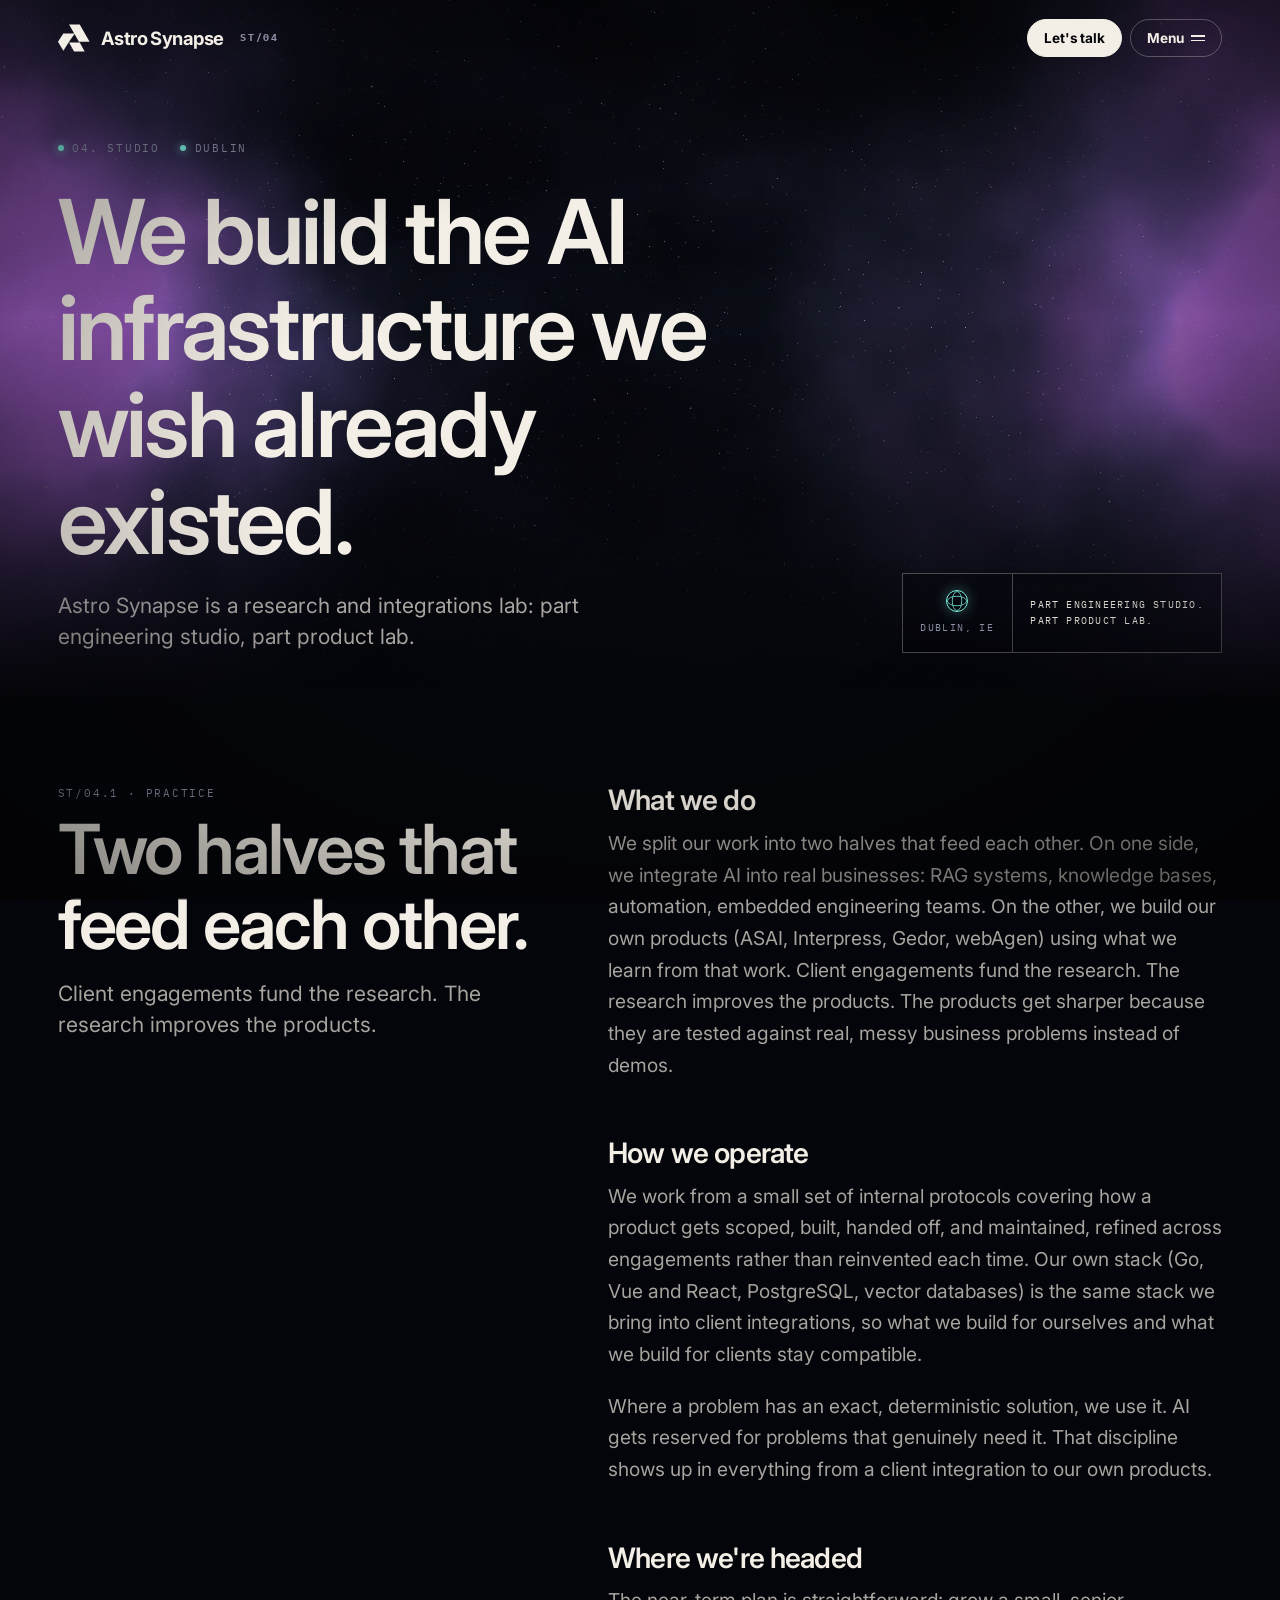
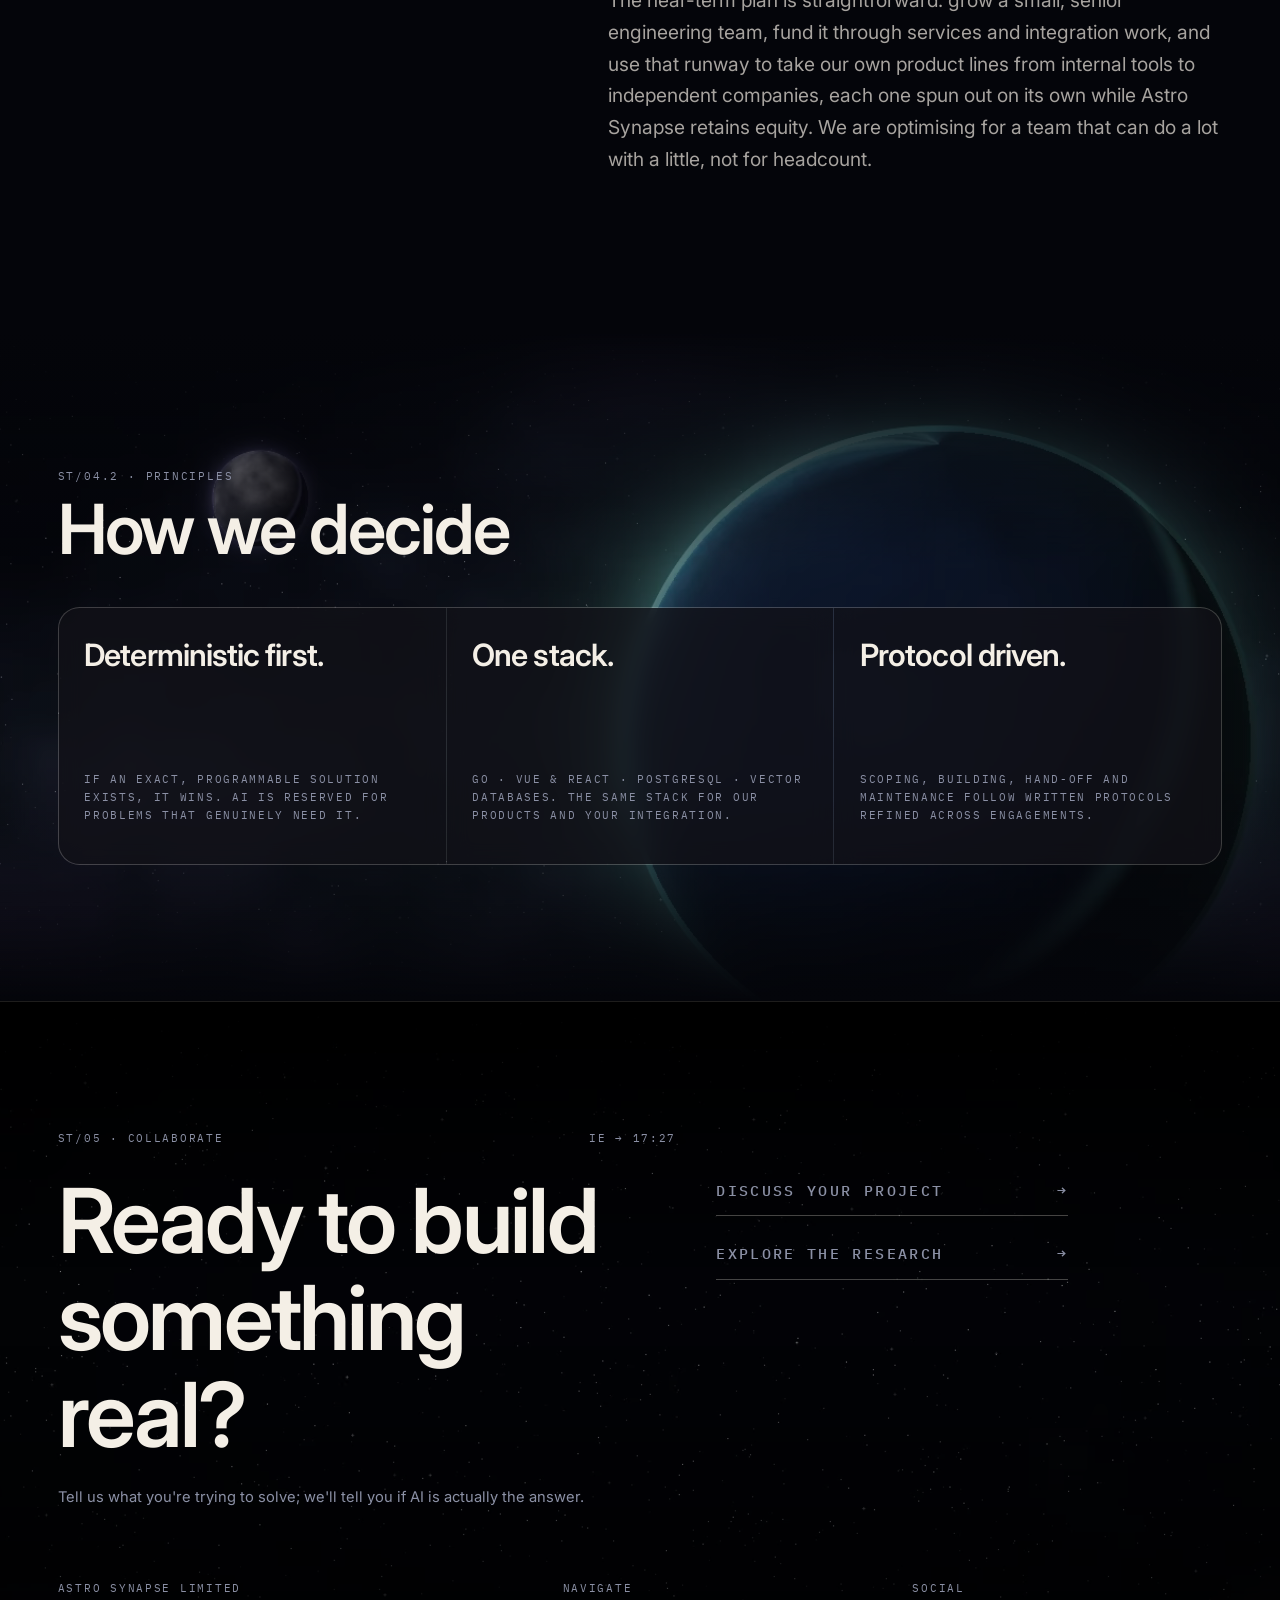
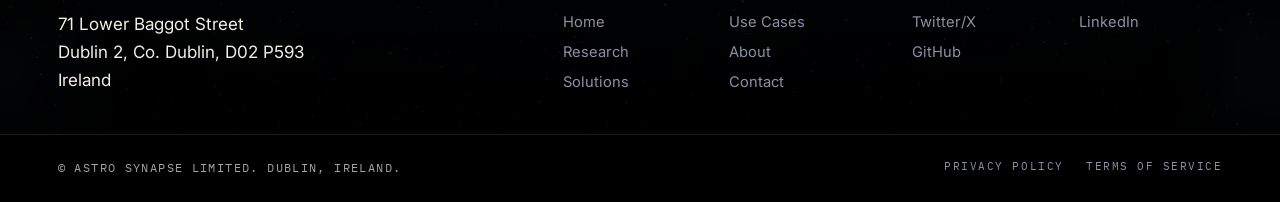
<file: about.html>
<!doctype html>
<html lang="en">
<head>
<meta charset="utf-8">
<meta name="viewport" content="width=device-width, initial-scale=1">
<title>About · Astro Synapse</title>
<meta name="description" content="Astro Synapse is a research and integrations lab: part engineering studio, part product lab, registered in Dublin, Ireland.">
<link rel="canonical" href="https://astrosynapse.ai/about.html">
<meta property="og:type" content="website">
<meta property="og:url" content="https://astrosynapse.ai/about.html">
<meta property="og:title" content="About · Astro Synapse">
<meta property="og:description" content="Astro Synapse is a research and integrations lab: part engineering studio, part product lab, registered in Dublin, Ireland.">
<meta property="og:image" content="https://astrosynapse.ai/public/video/hero-space.jpg">
<meta name="twitter:card" content="summary_large_image">
<meta name="theme-color" content="#04050a">
<link rel="icon" href="public/logo/logo-white-icon.svg">
<script>document.documentElement.classList.add("js");</script>
<link rel="preconnect" href="https://fonts.googleapis.com">
<link rel="preconnect" href="https://fonts.gstatic.com" crossorigin>
<link href="https://api.fontshare.com/v2/css?f[]=satoshi@400,500,700,900&display=swap" rel="stylesheet">
<link href="https://fonts.googleapis.com/css2?family=Inter:wght@400;500;600;700&family=IBM+Plex+Mono:wght@400;500&display=swap" rel="stylesheet">
<link rel="stylesheet" href="styles.css">
</head>
<body>
<a class="skip-link" href="#main">Skip to content</a>
<div class="fx-grain" aria-hidden="true"></div>
<div class="fx-vignette" aria-hidden="true"></div>

<!-- ============ HEADER ============ -->
<header class="site-header" id="header">
  <div class="wrap site-header__inner">
    <a class="brand" href="index.html" aria-label="Astro Synapse home">
      <svg class="brand__mark" viewBox="0 0 39 34" width="32" height="28" aria-hidden="true" focusable="false"><path fill="currentColor" d="M13.5 .5h13l12 21h-13zM6.5 11.5h14l-7 10-7 11-6.5-11zM13.5 22.5h13l6 11h-13z"/></svg>
      <span>Astro Synapse</span><span class="brand__code">ST/04</span>
    </a>
    <div class="hdr-actions">
      <a class="btn btn--nav is-solid" href="contact.html">Let's talk</a>
      <button class="btn btn--nav" id="menuBtn" aria-expanded="false" aria-controls="menu"><span id="menuLbl">Menu</span><span class="burger" aria-hidden="true"><i></i><i></i></span></button>
    </div>
  </div>
</header>

<div class="menu" id="menu" aria-hidden="true">
  <nav aria-label="Primary">
    <a href="index.html"><span class="menu__idx">01</span>Home</a>
    <a href="research.html"><span class="menu__idx">02</span>Research</a>
    <a href="solutions.html"><span class="menu__idx">03</span>Solutions</a>
    <a href="use-cases.html"><span class="menu__idx">04</span>Use Cases</a>
    <a href="about.html" aria-current="page"><span class="menu__idx">05</span>About</a>
    <a href="contact.html"><span class="menu__idx">06</span>Contact</a>
  </nav>
  <aside class="menu__side">
    <div><h5>Business enquiry</h5><a href="contact.html">Start a project →</a></div>
    <div><h5>Social</h5><div class="menu__row">
      <a href="https://twitter.com/astrosynapselab" target="_blank" rel="noopener">Twitter/X</a>
      <a href="https://www.linkedin.com/company/astro-synapse/" target="_blank" rel="noopener">LinkedIn</a>
      <a href="https://github.com/AstroSynapseLab" target="_blank" rel="noopener">GitHub</a>
    </div></div>
    <div><h5>Astro Synapse Limited</h5><p>71 Lower Baggot Street, Dublin 2, D02 P593, Ireland</p></div>
  </aside>
</div>

<main id="main">

<!-- ============ PAGE HERO ============ -->
<section class="page-hero">
  <div class="bgv">
    <video autoplay muted loop playsinline preload="metadata" poster="public/video/hero-space.jpg">
      <source src="public/video/hero-space.webm" type="video/webm">
      <source src="public/video/hero-space.mp4" type="video/mp4">
    </video>
  </div>
  <div class="wrap page-hero__grid">
    <div>
      <p class="kicker" data-reveal><span>04. Studio</span><span>Dublin</span></p>
      <h1 data-reveal="d1">We build the AI infrastructure we wish already existed.</h1>
      <p class="lede" data-reveal="d2">Astro Synapse is a research and integrations lab: part engineering studio, part product lab.</p>
    </div>
    <div class="page-hero__aside" data-reveal="d3"><div class="hero__facts"><div><span class="globe" aria-hidden="true"></span>Dublin, IE</div><div>Part engineering studio.<br>Part product lab.</div></div></div>
  </div>
</section>

<section class="section" style="padding-top:clamp(3rem,7vw,5rem)">
  <div class="wrap two-col">
    <div class="sticky" data-reveal>
      <p class="st-code">ST/04.1 · Practice</p>
      <h2 style="margin-top:.6rem">Two halves that feed each other.</h2>
      <p class="lede" style="margin-top:1rem">Client engagements fund the research. The research improves the products.</p>
    </div>
    <div class="prose">
      <div data-reveal><h3 style="margin-top:0">What we do</h3><p>We split our work into two halves that feed each other. On one side, we integrate AI into real businesses: RAG systems, knowledge bases, automation, embedded engineering teams. On the other, we build our own products (ASAI, Interpress, Gedor, webAgen) using what we learn from that work. Client engagements fund the research. The research improves the products. The products get sharper because they are tested against real, messy business problems instead of demos.</p></div>
      <div data-reveal><h3>How we operate</h3><p>We work from a small set of internal protocols covering how a product gets scoped, built, handed off, and maintained, refined across engagements rather than reinvented each time. Our own stack (Go, Vue and React, PostgreSQL, vector databases) is the same stack we bring into client integrations, so what we build for ourselves and what we build for clients stay compatible.</p><p>Where a problem has an exact, deterministic solution, we use it. AI gets reserved for problems that genuinely need it. That discipline shows up in everything from a client integration to our own products.</p></div>
      <div data-reveal><h3>Where we're headed</h3><p>The near-term plan is straightforward: grow a small, senior engineering team, fund it through services and integration work, and use that runway to take our own product lines from internal tools to independent companies, each one spun out on its own while Astro Synapse retains equity. We are optimising for a team that can do a lot with a little, not for headcount.</p></div>
    </div>
  </div>
</section>
<section class="facts section">
  <div class="bgv">
    <video autoplay muted loop playsinline preload="metadata" poster="public/video/hero-planet.jpg">
      <source src="public/video/hero-planet.webm" type="video/webm">
      <source src="public/video/hero-planet.mp4" type="video/mp4">
    </video>
  </div>
  <div class="wrap facts__inner">
    <div class="section-head"><div><p class="st-code" data-reveal>ST/04.2 · Principles</p><h2 data-reveal="d1">How we decide</h2></div></div>
    <div class="fgrid" style="grid-template-columns:repeat(3,1fr)">
      <div class="fact" data-reveal><div class="fact__num is-text">Deterministic first.</div><div class="fact__cap">If an exact, programmable solution exists, it wins. AI is reserved for problems that genuinely need it.</div></div>
      <div class="fact" data-reveal="d1"><div class="fact__num is-text">One stack.</div><div class="fact__cap">Go · Vue &amp; React · PostgreSQL · vector databases. The same stack for our products and your integration.</div></div>
      <div class="fact" data-reveal="d2"><div class="fact__num is-text">Protocol driven.</div><div class="fact__cap">Scoping, building, hand-off and maintenance follow written protocols refined across engagements.</div></div>
    </div>
  </div>
</section>


<!-- ============ CONTACT + FOOTER ============ -->
<footer class="site-footer" id="contact">
  <div class="bgv">
    <video autoplay muted loop playsinline preload="metadata" poster="public/video/deep-space.jpg">
      <source src="public/video/deep-space.webm" type="video/webm">
      <source src="public/video/deep-space.mp4" type="video/mp4">
    </video>
  </div>
  <div class="wrap site-footer__inner">
    <div class="cta">
      <div>
        <div class="cta__lbl"><span>ST/05 · Collaborate</span><span id="clock">IE → --:--</span></div>
        <h2 data-reveal>Ready to build something real?</h2>
        <p class="lede" data-reveal="d1">Tell us what you're trying to solve; we'll tell you if AI is actually the answer.</p>
      </div>
      <div class="cta__links">
        <a class="ulink" href="contact.html" data-reveal>Discuss your project <span class="arr">→</span></a>
        <a class="ulink" href="research.html" data-reveal="d1">Explore the research <span class="arr">→</span></a>
      </div>
    </div>
    <div class="site-footer__grid">
      <div><h5>Astro Synapse Limited</h5><address class="address">71 Lower Baggot Street<br>Dublin 2, Co. Dublin, D02 P593<br>Ireland</address></div>
      <div><h5>Navigate</h5><div class="two">
        <a href="index.html">Home</a><a href="use-cases.html">Use Cases</a>
        <a href="research.html">Research</a><a href="about.html">About</a>
        <a href="solutions.html">Solutions</a><a href="contact.html">Contact</a>
      </div></div>
      <div><h5>Social</h5><div class="two">
        <a href="https://twitter.com/astrosynapselab" target="_blank" rel="noopener">Twitter/X</a>
        <a href="https://www.linkedin.com/company/astro-synapse/" target="_blank" rel="noopener">LinkedIn</a>
        <a href="https://github.com/AstroSynapseLab" target="_blank" rel="noopener">GitHub</a>
      </div></div>
    </div>
  </div>
</footer>
<div class="legal">
  <p class="copyright">© Astro Synapse Limited. Dublin, Ireland.</p>
  <div class="legal__row"><a href="privacy-policy.html">Privacy Policy</a><a href="terms-of-service.html">Terms of Service</a></div>
</div>

</main>

<script src="main.js"></script>
</body>
</html>
</file>
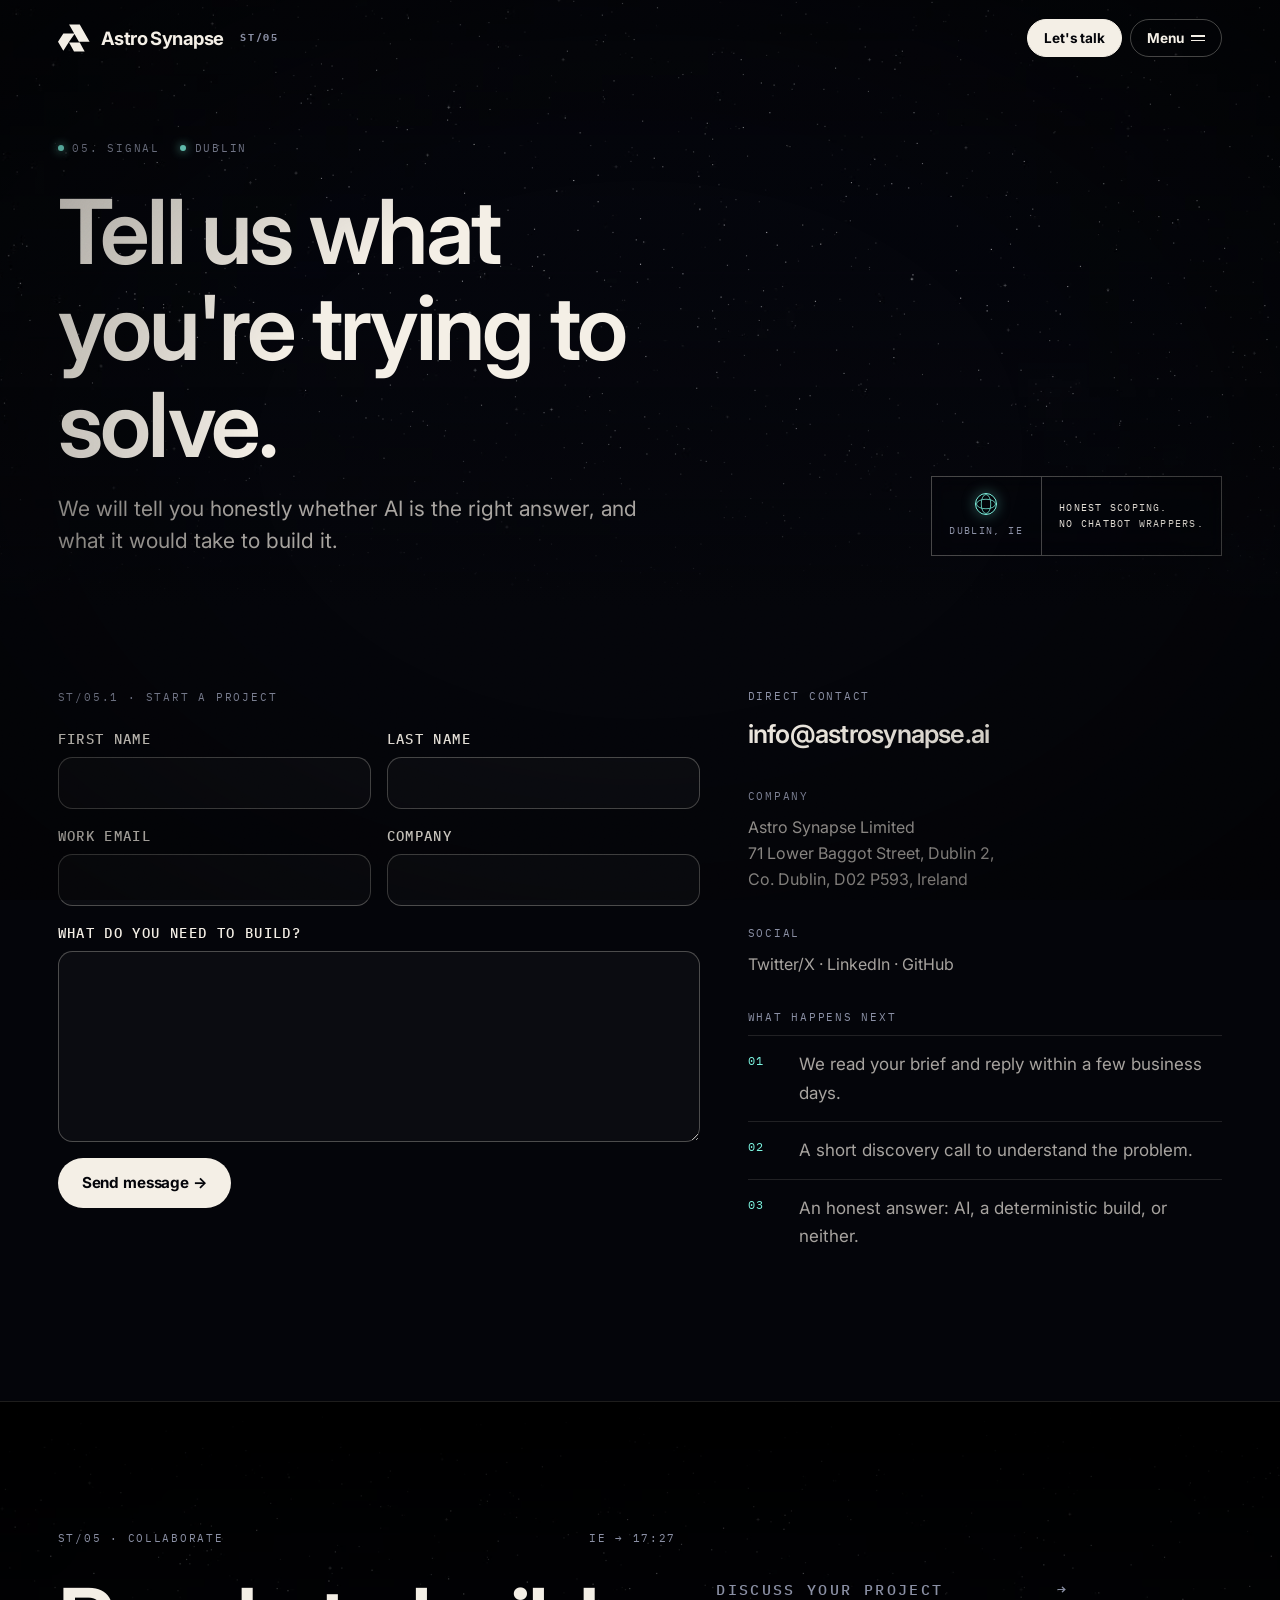
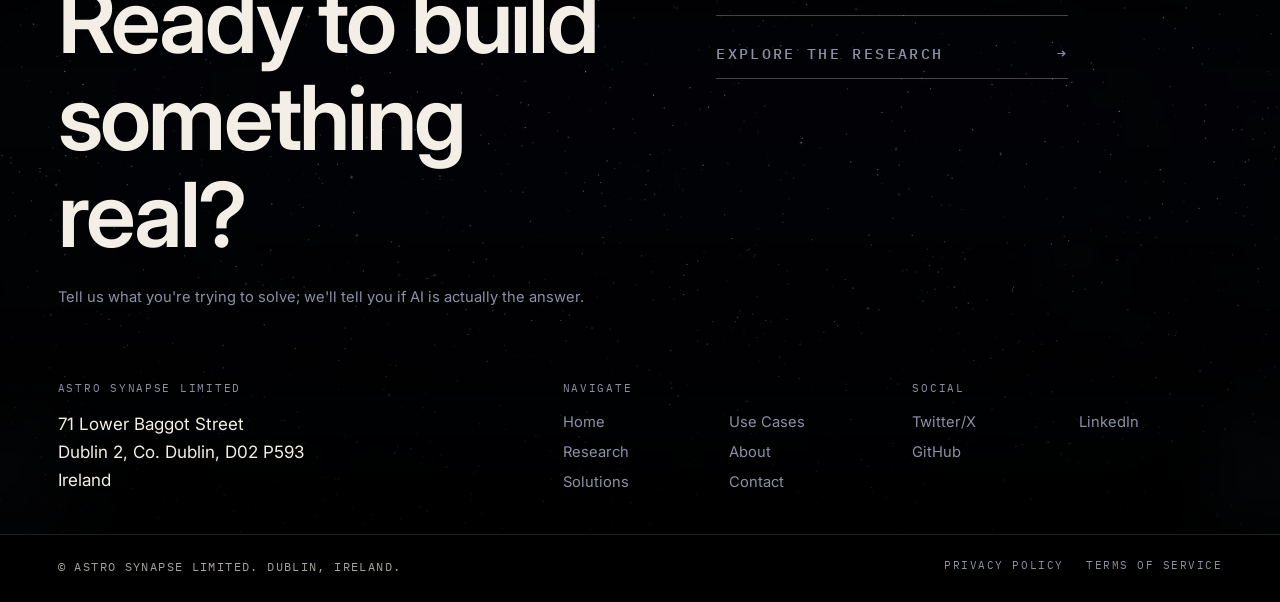
<file: contact.html>
<!doctype html>
<html lang="en">
<head>
<meta charset="utf-8">
<meta name="viewport" content="width=device-width, initial-scale=1">
<title>Contact · Astro Synapse</title>
<meta name="description" content="Tell us what you are trying to solve. We will tell you honestly whether AI is the right answer, and what it would take to build it.">
<link rel="canonical" href="https://astrosynapse.ai/contact.html">
<meta property="og:type" content="website">
<meta property="og:url" content="https://astrosynapse.ai/contact.html">
<meta property="og:title" content="Contact · Astro Synapse">
<meta property="og:description" content="Tell us what you are trying to solve. We will tell you honestly whether AI is the right answer, and what it would take to build it.">
<meta property="og:image" content="https://astrosynapse.ai/public/video/deep-space.jpg">
<meta name="twitter:card" content="summary_large_image">
<meta name="theme-color" content="#04050a">
<link rel="icon" href="public/logo/logo-white-icon.svg">
<script>document.documentElement.classList.add("js");</script>
<link rel="preconnect" href="https://fonts.googleapis.com">
<link rel="preconnect" href="https://fonts.gstatic.com" crossorigin>
<link href="https://api.fontshare.com/v2/css?f[]=satoshi@400,500,700,900&display=swap" rel="stylesheet">
<link href="https://fonts.googleapis.com/css2?family=Inter:wght@400;500;600;700&family=IBM+Plex+Mono:wght@400;500&display=swap" rel="stylesheet">
<link rel="stylesheet" href="styles.css">
</head>
<body>
<a class="skip-link" href="#main">Skip to content</a>
<div class="fx-grain" aria-hidden="true"></div>
<div class="fx-vignette" aria-hidden="true"></div>

<!-- ============ HEADER ============ -->
<header class="site-header" id="header">
  <div class="wrap site-header__inner">
    <a class="brand" href="index.html" aria-label="Astro Synapse home">
      <svg class="brand__mark" viewBox="0 0 39 34" width="32" height="28" aria-hidden="true" focusable="false"><path fill="currentColor" d="M13.5 .5h13l12 21h-13zM6.5 11.5h14l-7 10-7 11-6.5-11zM13.5 22.5h13l6 11h-13z"/></svg>
      <span>Astro Synapse</span><span class="brand__code">ST/05</span>
    </a>
    <div class="hdr-actions">
      <a class="btn btn--nav is-solid" href="contact.html">Let's talk</a>
      <button class="btn btn--nav" id="menuBtn" aria-expanded="false" aria-controls="menu"><span id="menuLbl">Menu</span><span class="burger" aria-hidden="true"><i></i><i></i></span></button>
    </div>
  </div>
</header>

<div class="menu" id="menu" aria-hidden="true">
  <nav aria-label="Primary">
    <a href="index.html"><span class="menu__idx">01</span>Home</a>
    <a href="research.html"><span class="menu__idx">02</span>Research</a>
    <a href="solutions.html"><span class="menu__idx">03</span>Solutions</a>
    <a href="use-cases.html"><span class="menu__idx">04</span>Use Cases</a>
    <a href="about.html"><span class="menu__idx">05</span>About</a>
    <a href="contact.html" aria-current="page"><span class="menu__idx">06</span>Contact</a>
  </nav>
  <aside class="menu__side">
    <div><h5>Business enquiry</h5><a href="contact.html">Start a project →</a></div>
    <div><h5>Social</h5><div class="menu__row">
      <a href="https://twitter.com/astrosynapselab" target="_blank" rel="noopener">Twitter/X</a>
      <a href="https://www.linkedin.com/company/astro-synapse/" target="_blank" rel="noopener">LinkedIn</a>
      <a href="https://github.com/AstroSynapseLab" target="_blank" rel="noopener">GitHub</a>
    </div></div>
    <div><h5>Astro Synapse Limited</h5><p>71 Lower Baggot Street, Dublin 2, D02 P593, Ireland</p></div>
  </aside>
</div>

<main id="main">

<!-- ============ PAGE HERO ============ -->
<section class="page-hero">
  <div class="bgv">
    <video autoplay muted loop playsinline preload="metadata" poster="public/video/deep-space.jpg">
      <source src="public/video/deep-space.webm" type="video/webm">
      <source src="public/video/deep-space.mp4" type="video/mp4">
    </video>
  </div>
  <div class="wrap page-hero__grid">
    <div>
      <p class="kicker" data-reveal><span>05. Signal</span><span>Dublin</span></p>
      <h1 data-reveal="d1">Tell us what you're trying to solve.</h1>
      <p class="lede" data-reveal="d2">We will tell you honestly whether AI is the right answer, and what it would take to build it.</p>
    </div>
    <div class="page-hero__aside" data-reveal="d3"><div class="hero__facts"><div><span class="globe" aria-hidden="true"></span>Dublin, IE</div><div>Honest scoping.<br>No chatbot wrappers.</div></div></div>
  </div>
</section>

<section class="section" style="padding-top:clamp(3rem,7vw,5rem)">
  <div class="wrap two-col" style="grid-template-columns:minmax(0,1.15fr) minmax(0,.85fr)">
    <div data-reveal>
      <p class="st-code" style="margin-bottom:1.4rem">ST/05.1 · Start a project</p>
      <!-- FORMSPREE: posts to the live Astro Synapse form (https://formspree.io/f/mbjvkrja). Swap the action URL if you create a new form. -->
      <form class="form" data-form action="https://formspree.io/f/mbjvkrja" method="POST">
        <label>First name<input type="text" name="first_name" autocomplete="given-name" required></label>
        <label>Last name<input type="text" name="last_name" autocomplete="family-name" required></label>
        <label>Work email<input type="email" name="email" autocomplete="email" required></label>
        <label>Company<input type="text" name="company" autocomplete="organization"></label>
        <label class="full">What do you need to build?<textarea name="message" rows="8" required></textarea></label>
        <div class="form-foot"><button class="btn btn--primary" type="submit">Send message →</button><p class="form-status" data-form-status hidden></p></div>
      </form>
    </div>
    <aside class="contact-side sticky" data-reveal="d1">
      <div><h5>Direct contact</h5><a class="big" href="mailto:info@astrosynapse.ai">info@astrosynapse.ai</a></div>
      <div><h5>Company</h5><p>Astro Synapse Limited<br>71 Lower Baggot Street, Dublin 2,<br>Co. Dublin, D02 P593, Ireland</p></div>
      <div><h5>Social</h5><p><a href="https://twitter.com/astrosynapselab" target="_blank" rel="noopener">Twitter/X</a> · <a href="https://www.linkedin.com/company/astro-synapse/" target="_blank" rel="noopener">LinkedIn</a> · <a href="https://github.com/AstroSynapseLab" target="_blank" rel="noopener">GitHub</a></p></div>
      <div><h5>What happens next</h5><ol class="steps" style="margin-top:.4rem"><li>We read your brief and reply within a few business days.</li><li>A short discovery call to understand the problem.</li><li>An honest answer: AI, a deterministic build, or neither.</li></ol></div>
    </aside>
  </div>
</section>


<!-- ============ CONTACT + FOOTER ============ -->
<footer class="site-footer" id="contact">
  <div class="bgv">
    <video autoplay muted loop playsinline preload="metadata" poster="public/video/deep-space.jpg">
      <source src="public/video/deep-space.webm" type="video/webm">
      <source src="public/video/deep-space.mp4" type="video/mp4">
    </video>
  </div>
  <div class="wrap site-footer__inner">
    <div class="cta">
      <div>
        <div class="cta__lbl"><span>ST/05 · Collaborate</span><span id="clock">IE → --:--</span></div>
        <h2 data-reveal>Ready to build something real?</h2>
        <p class="lede" data-reveal="d1">Tell us what you're trying to solve; we'll tell you if AI is actually the answer.</p>
      </div>
      <div class="cta__links">
        <a class="ulink" href="contact.html" data-reveal>Discuss your project <span class="arr">→</span></a>
        <a class="ulink" href="research.html" data-reveal="d1">Explore the research <span class="arr">→</span></a>
      </div>
    </div>
    <div class="site-footer__grid">
      <div><h5>Astro Synapse Limited</h5><address class="address">71 Lower Baggot Street<br>Dublin 2, Co. Dublin, D02 P593<br>Ireland</address></div>
      <div><h5>Navigate</h5><div class="two">
        <a href="index.html">Home</a><a href="use-cases.html">Use Cases</a>
        <a href="research.html">Research</a><a href="about.html">About</a>
        <a href="solutions.html">Solutions</a><a href="contact.html">Contact</a>
      </div></div>
      <div><h5>Social</h5><div class="two">
        <a href="https://twitter.com/astrosynapselab" target="_blank" rel="noopener">Twitter/X</a>
        <a href="https://www.linkedin.com/company/astro-synapse/" target="_blank" rel="noopener">LinkedIn</a>
        <a href="https://github.com/AstroSynapseLab" target="_blank" rel="noopener">GitHub</a>
      </div></div>
    </div>
  </div>
</footer>
<div class="legal">
  <p class="copyright">© Astro Synapse Limited. Dublin, Ireland.</p>
  <div class="legal__row"><a href="privacy-policy.html">Privacy Policy</a><a href="terms-of-service.html">Terms of Service</a></div>
</div>

</main>

<script src="main.js"></script>
</body>
</html>
</file>
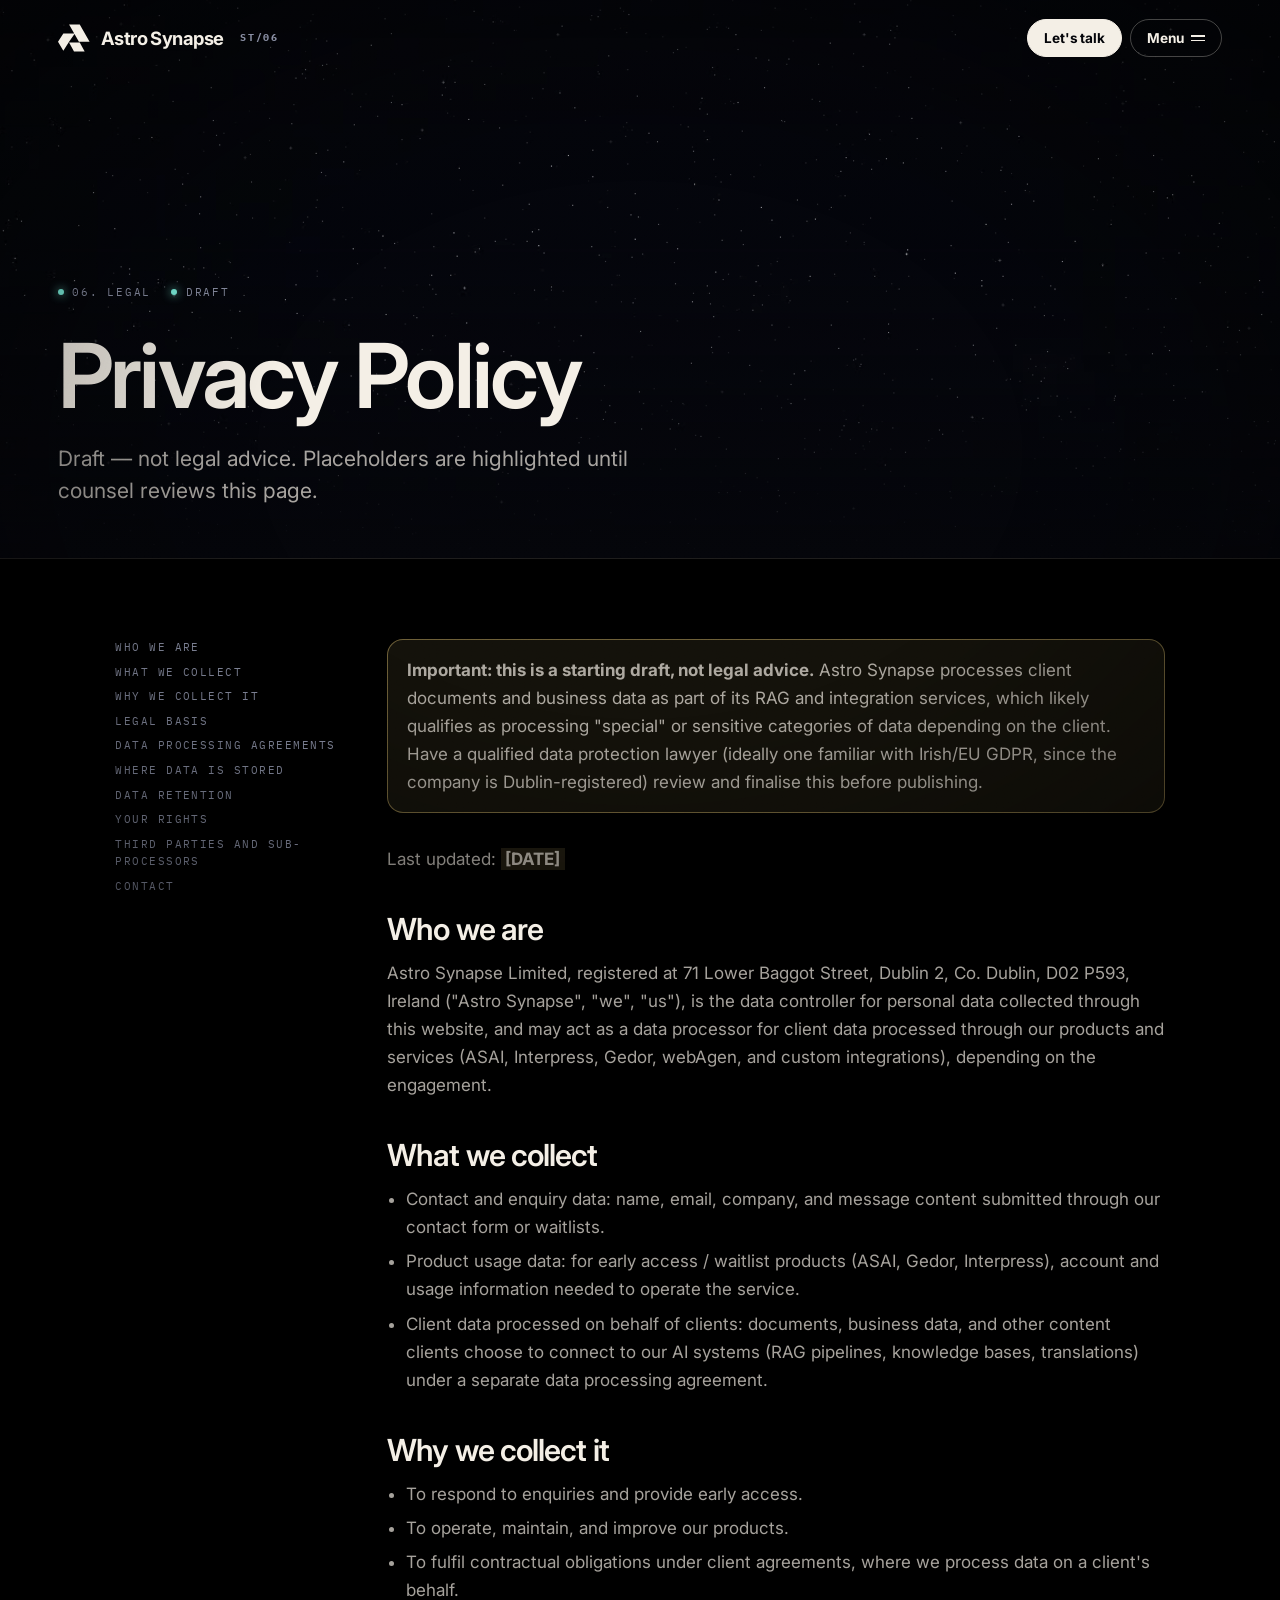
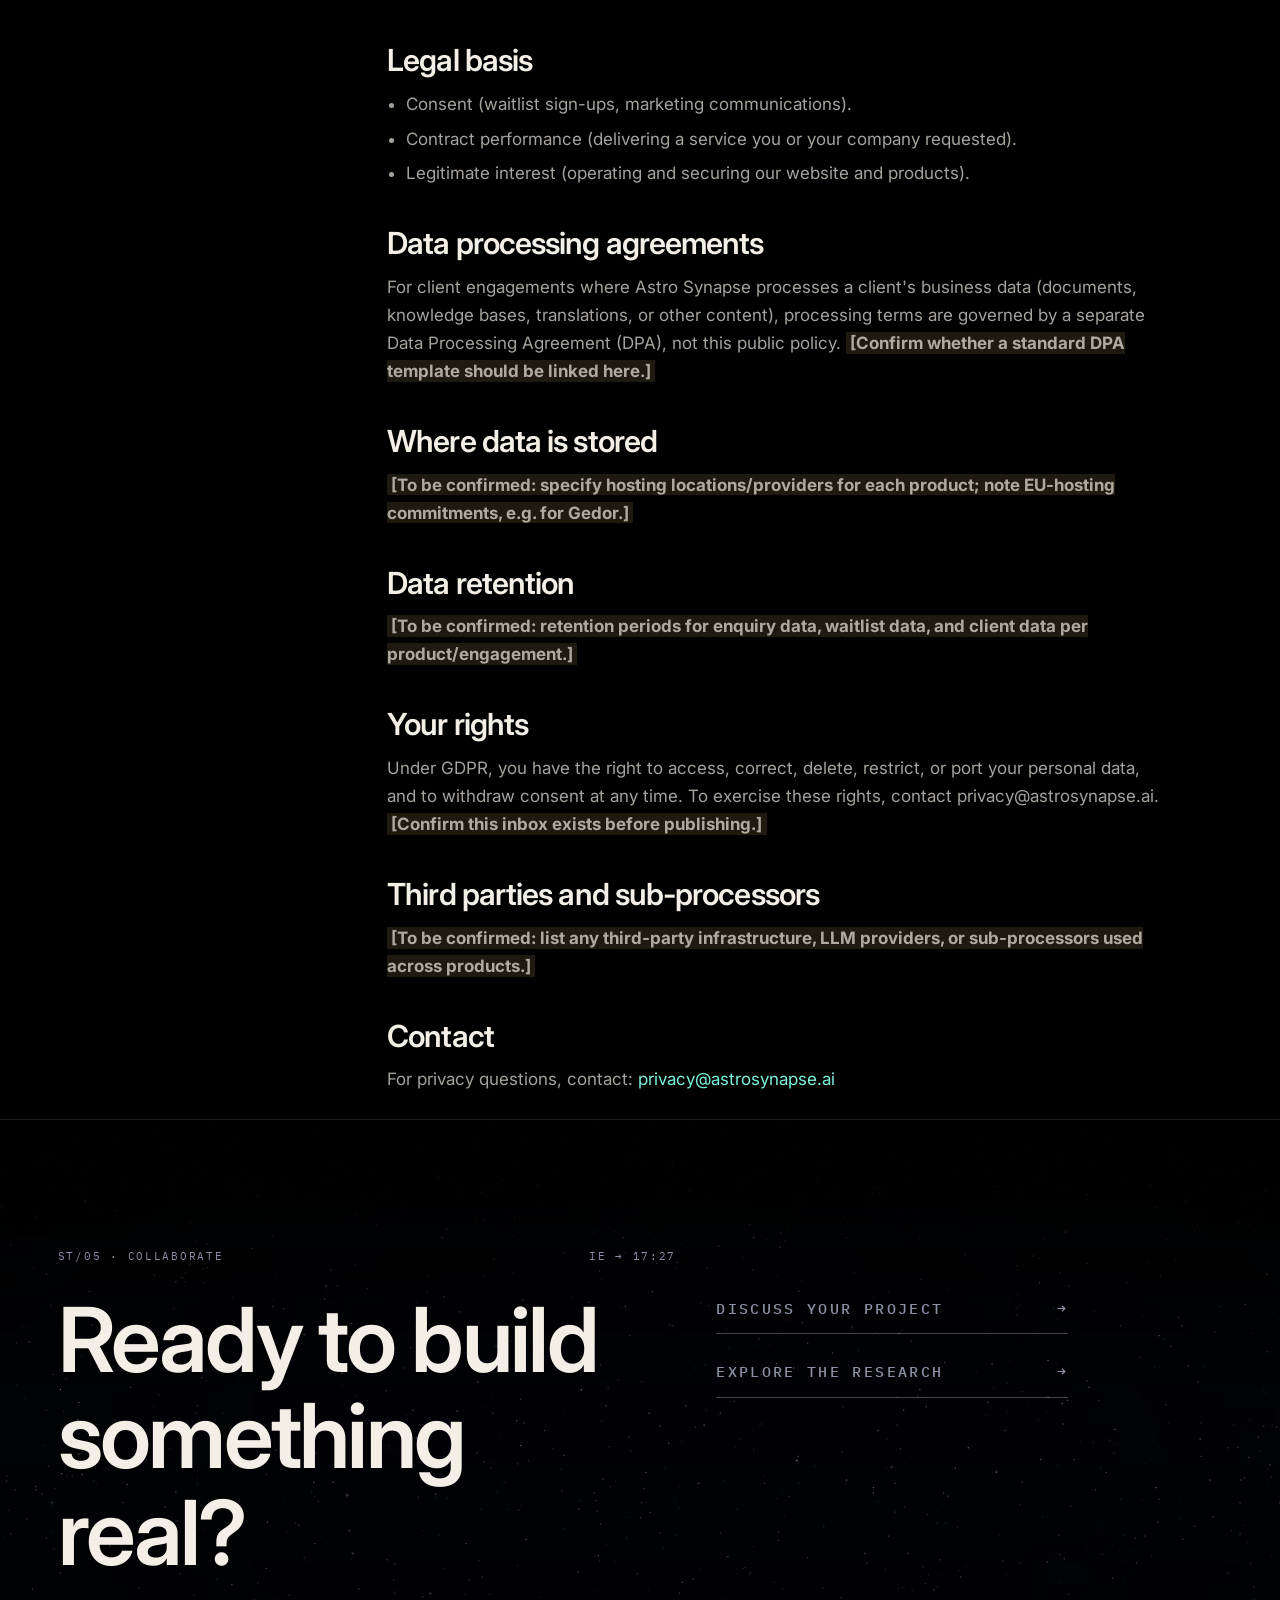
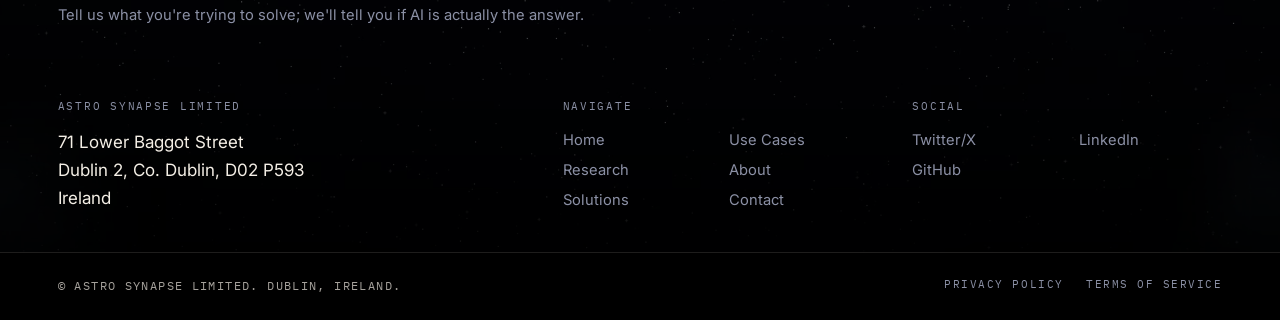
<file: privacy-policy.html>
<!doctype html>
<html lang="en">
<head>
<meta charset="utf-8">
<meta name="viewport" content="width=device-width, initial-scale=1">
<title>Privacy Policy · Astro Synapse</title>
<meta name="description" content="Privacy Policy for Astro Synapse Limited.">
<link rel="canonical" href="https://astrosynapse.ai/privacy-policy.html">
<meta property="og:type" content="website">
<meta property="og:url" content="https://astrosynapse.ai/privacy-policy.html">
<meta property="og:title" content="Privacy Policy · Astro Synapse">
<meta property="og:description" content="Privacy Policy for Astro Synapse Limited.">
<meta property="og:image" content="https://astrosynapse.ai/public/video/hero-space.jpg">
<meta name="twitter:card" content="summary_large_image">
<meta name="theme-color" content="#04050a">
<link rel="icon" href="public/logo/logo-white-icon.svg">
<script>document.documentElement.classList.add("js");</script>
<link rel="preconnect" href="https://fonts.googleapis.com">
<link rel="preconnect" href="https://fonts.gstatic.com" crossorigin>
<link href="https://api.fontshare.com/v2/css?f[]=satoshi@400,500,700,900&display=swap" rel="stylesheet">
<link href="https://fonts.googleapis.com/css2?family=Inter:wght@400;500;600;700&family=IBM+Plex+Mono:wght@400;500&display=swap" rel="stylesheet">
<link rel="stylesheet" href="styles.css">
</head>
<body>
<a class="skip-link" href="#main">Skip to content</a>
<div class="fx-grain" aria-hidden="true"></div>
<div class="fx-vignette" aria-hidden="true"></div>

<!-- ============ HEADER ============ -->
<header class="site-header" id="header">
  <div class="wrap site-header__inner">
    <a class="brand" href="index.html" aria-label="Astro Synapse home">
      <svg class="brand__mark" viewBox="0 0 39 34" width="32" height="28" aria-hidden="true" focusable="false"><path fill="currentColor" d="M13.5 .5h13l12 21h-13zM6.5 11.5h14l-7 10-7 11-6.5-11zM13.5 22.5h13l6 11h-13z"/></svg>
      <span>Astro Synapse</span><span class="brand__code">ST/06</span>
    </a>
    <div class="hdr-actions">
      <a class="btn btn--nav is-solid" href="contact.html">Let's talk</a>
      <button class="btn btn--nav" id="menuBtn" aria-expanded="false" aria-controls="menu"><span id="menuLbl">Menu</span><span class="burger" aria-hidden="true"><i></i><i></i></span></button>
    </div>
  </div>
</header>

<div class="menu" id="menu" aria-hidden="true">
  <nav aria-label="Primary">
    <a href="index.html"><span class="menu__idx">01</span>Home</a>
    <a href="research.html"><span class="menu__idx">02</span>Research</a>
    <a href="solutions.html"><span class="menu__idx">03</span>Solutions</a>
    <a href="use-cases.html"><span class="menu__idx">04</span>Use Cases</a>
    <a href="about.html"><span class="menu__idx">05</span>About</a>
    <a href="contact.html"><span class="menu__idx">06</span>Contact</a>
  </nav>
  <aside class="menu__side">
    <div><h5>Business enquiry</h5><a href="contact.html">Start a project →</a></div>
    <div><h5>Social</h5><div class="menu__row">
      <a href="https://twitter.com/astrosynapselab" target="_blank" rel="noopener">Twitter/X</a>
      <a href="https://www.linkedin.com/company/astro-synapse/" target="_blank" rel="noopener">LinkedIn</a>
      <a href="https://github.com/AstroSynapseLab" target="_blank" rel="noopener">GitHub</a>
    </div></div>
    <div><h5>Astro Synapse Limited</h5><p>71 Lower Baggot Street, Dublin 2, D02 P593, Ireland</p></div>
  </aside>
</div>

<main id="main">

<!-- ============ PAGE HERO ============ -->
<section class="page-hero">
  <div class="bgv">
    <video autoplay muted loop playsinline preload="metadata" poster="public/video/deep-space.jpg">
      <source src="public/video/deep-space.webm" type="video/webm">
      <source src="public/video/deep-space.mp4" type="video/mp4">
    </video>
  </div>
  <div class="wrap page-hero__grid">
    <div>
      <p class="kicker" data-reveal><span>06. Legal</span><span>Draft</span></p>
      <h1 data-reveal="d1">Privacy Policy</h1>
      <p class="lede" data-reveal="d2">Draft — not legal advice. Placeholders are highlighted until counsel reviews this page.</p>
    </div>
    <div class="page-hero__aside" data-reveal="d3"></div>
  </div>
</section>

<section class="section legal" style="padding-top:clamp(3rem,7vw,5rem)">
  <div class="wrap two-col" style="grid-template-columns:14rem minmax(0,1fr)">
    <nav class="toc" aria-label="On this page" data-reveal><a href="#sec0">Who we are</a><a href="#sec1">What we collect</a><a href="#sec2">Why we collect it</a><a href="#sec3">Legal basis</a><a href="#sec4">Data processing agreements</a><a href="#sec5">Where data is stored</a><a href="#sec6">Data retention</a><a href="#sec7">Your rights</a><a href="#sec8">Third parties and sub-processors</a><a href="#sec9">Contact</a></nav>
    <div data-reveal="d1">
      <p class="legal-banner"><strong>Important: this is a starting draft, not legal advice.</strong> Astro Synapse processes client documents and business data as part of its RAG and integration services, which likely qualifies as processing "special" or sensitive categories of data depending on the client. Have a qualified data protection lawyer (ideally one familiar with Irish/EU GDPR, since the company is Dublin-registered) review and finalise this before publishing.</p>
      <p>Last updated: <span class="legal-placeholder">[DATE]</span></p>
      <h2 id="sec0">Who we are</h2><p>Astro Synapse Limited, registered at 71 Lower Baggot Street, Dublin 2, Co. Dublin, D02 P593, Ireland ("Astro Synapse", "we", "us"), is the data controller for personal data collected through this website, and may act as a data processor for client data processed through our products and services (ASAI, Interpress, Gedor, webAgen, and custom integrations), depending on the engagement.</p><h2 id="sec1">What we collect</h2><ul><li>Contact and enquiry data: name, email, company, and message content submitted through our contact form or waitlists.</li><li>Product usage data: for early access / waitlist products (ASAI, Gedor, Interpress), account and usage information needed to operate the service.</li><li>Client data processed on behalf of clients: documents, business data, and other content clients choose to connect to our AI systems (RAG pipelines, knowledge bases, translations) under a separate data processing agreement.</li></ul><h2 id="sec2">Why we collect it</h2><ul><li>To respond to enquiries and provide early access.</li><li>To operate, maintain, and improve our products.</li><li>To fulfil contractual obligations under client agreements, where we process data on a client's behalf.</li></ul><h2 id="sec3">Legal basis</h2><ul><li>Consent (waitlist sign-ups, marketing communications).</li><li>Contract performance (delivering a service you or your company requested).</li><li>Legitimate interest (operating and securing our website and products).</li></ul><h2 id="sec4">Data processing agreements</h2><p>For client engagements where Astro Synapse processes a client's business data (documents, knowledge bases, translations, or other content), processing terms are governed by a separate Data Processing Agreement (DPA), not this public policy. <span class="legal-placeholder">[Confirm whether a standard DPA template should be linked here.]</span></p><h2 id="sec5">Where data is stored</h2><p><span class="legal-placeholder">[To be confirmed: specify hosting locations/providers for each product; note EU-hosting commitments, e.g. for Gedor.]</span></p><h2 id="sec6">Data retention</h2><p><span class="legal-placeholder">[To be confirmed: retention periods for enquiry data, waitlist data, and client data per product/engagement.]</span></p><h2 id="sec7">Your rights</h2><p>Under GDPR, you have the right to access, correct, delete, restrict, or port your personal data, and to withdraw consent at any time. To exercise these rights, contact privacy@astrosynapse.ai. <span class="legal-placeholder">[Confirm this inbox exists before publishing.]</span></p><h2 id="sec8">Third parties and sub-processors</h2><p><span class="legal-placeholder">[To be confirmed: list any third-party infrastructure, LLM providers, or sub-processors used across products.]</span></p><h2 id="sec9">Contact</h2><p>For privacy questions, contact: <a href="mailto:privacy@astrosynapse.ai">privacy@astrosynapse.ai</a></p>
    </div>
  </div>
</section>


<!-- ============ CONTACT + FOOTER ============ -->
<footer class="site-footer" id="contact">
  <div class="bgv">
    <video autoplay muted loop playsinline preload="metadata" poster="public/video/deep-space.jpg">
      <source src="public/video/deep-space.webm" type="video/webm">
      <source src="public/video/deep-space.mp4" type="video/mp4">
    </video>
  </div>
  <div class="wrap site-footer__inner">
    <div class="cta">
      <div>
        <div class="cta__lbl"><span>ST/05 · Collaborate</span><span id="clock">IE → --:--</span></div>
        <h2 data-reveal>Ready to build something real?</h2>
        <p class="lede" data-reveal="d1">Tell us what you're trying to solve; we'll tell you if AI is actually the answer.</p>
      </div>
      <div class="cta__links">
        <a class="ulink" href="contact.html" data-reveal>Discuss your project <span class="arr">→</span></a>
        <a class="ulink" href="research.html" data-reveal="d1">Explore the research <span class="arr">→</span></a>
      </div>
    </div>
    <div class="site-footer__grid">
      <div><h5>Astro Synapse Limited</h5><address class="address">71 Lower Baggot Street<br>Dublin 2, Co. Dublin, D02 P593<br>Ireland</address></div>
      <div><h5>Navigate</h5><div class="two">
        <a href="index.html">Home</a><a href="use-cases.html">Use Cases</a>
        <a href="research.html">Research</a><a href="about.html">About</a>
        <a href="solutions.html">Solutions</a><a href="contact.html">Contact</a>
      </div></div>
      <div><h5>Social</h5><div class="two">
        <a href="https://twitter.com/astrosynapselab" target="_blank" rel="noopener">Twitter/X</a>
        <a href="https://www.linkedin.com/company/astro-synapse/" target="_blank" rel="noopener">LinkedIn</a>
        <a href="https://github.com/AstroSynapseLab" target="_blank" rel="noopener">GitHub</a>
      </div></div>
    </div>
  </div>
</footer>
<div class="legal">
  <p class="copyright">© Astro Synapse Limited. Dublin, Ireland.</p>
  <div class="legal__row"><a href="privacy-policy.html">Privacy Policy</a><a href="terms-of-service.html">Terms of Service</a></div>
</div>

</main>

<script src="main.js"></script>
</body>
</html>
</file>
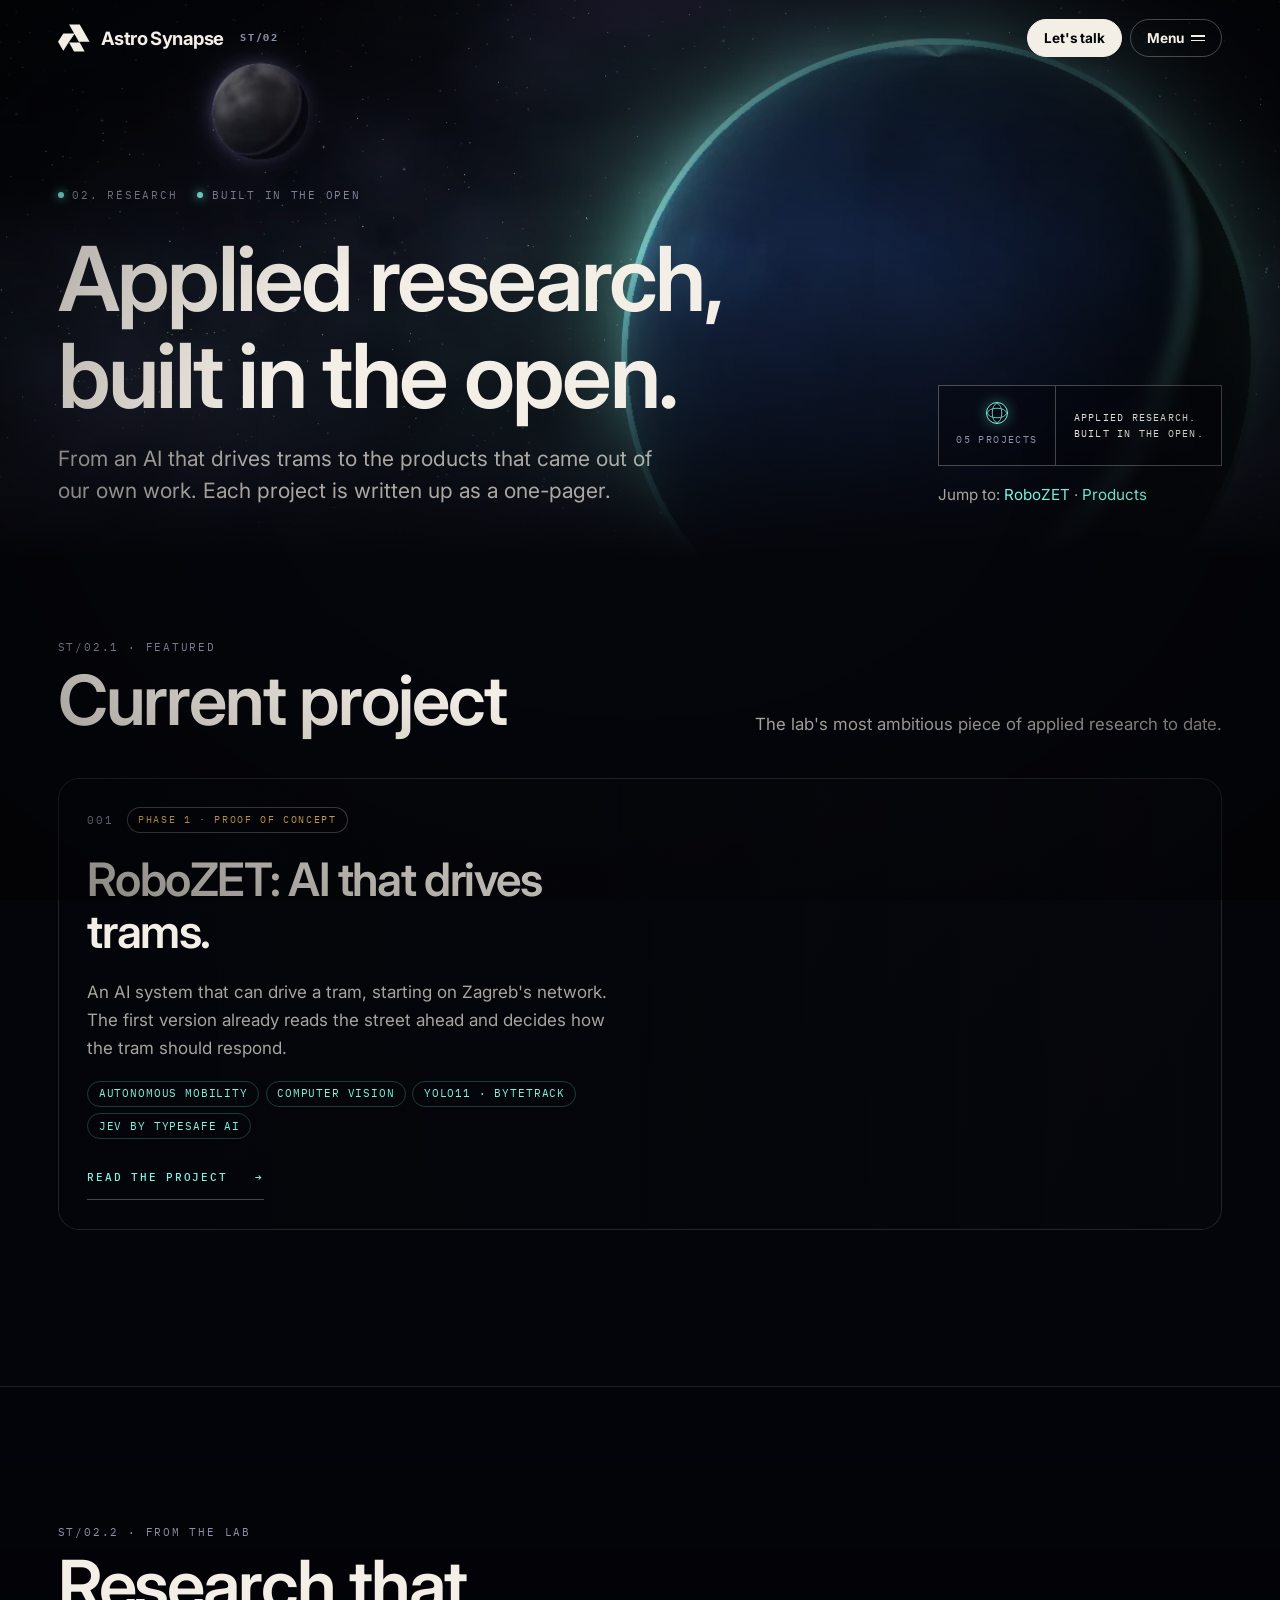
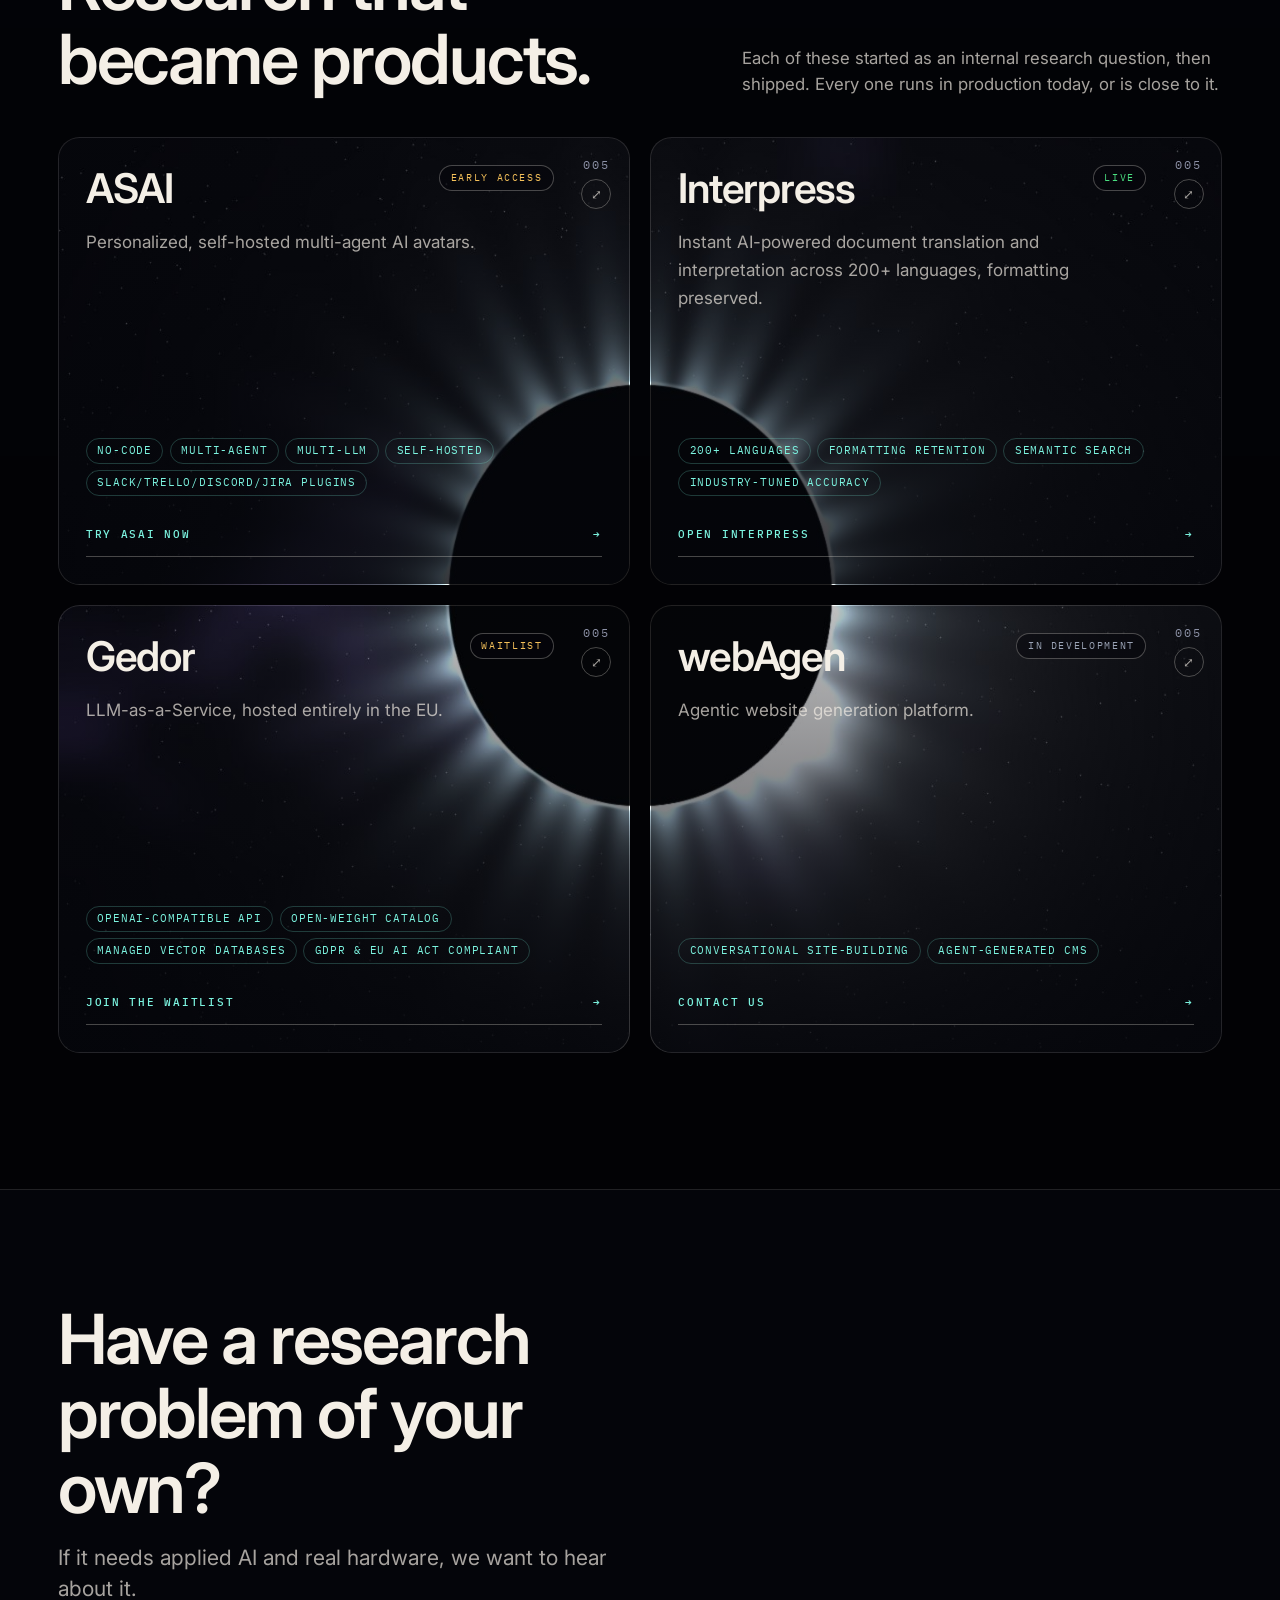
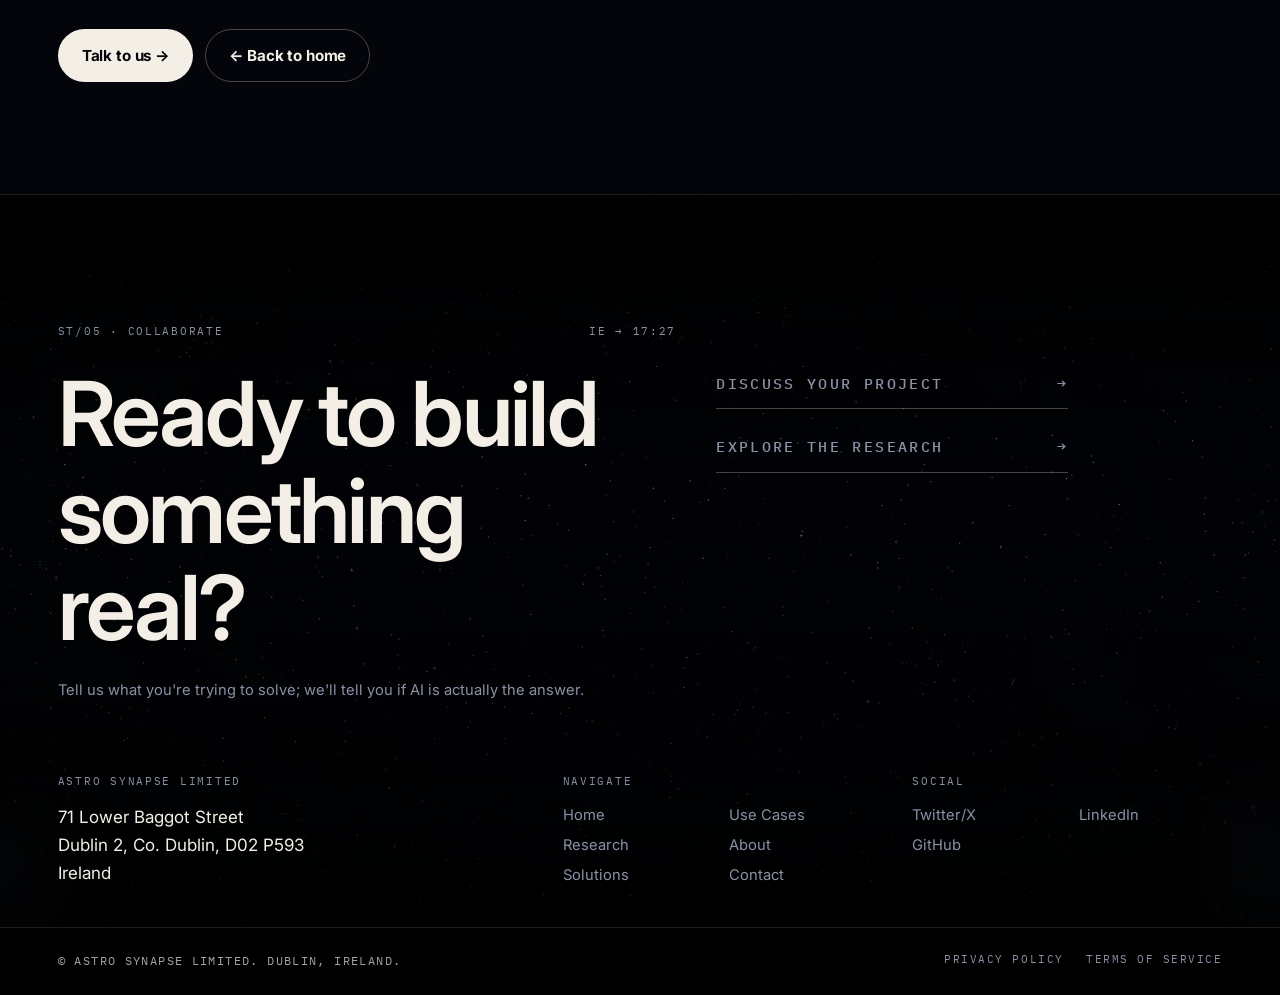
<file: products.html>
<!doctype html>
<html lang="en"><head><meta charset="utf-8"><title>Research · Astro Synapse</title>
<meta http-equiv="refresh" content="0; url=research.html"><link rel="canonical" href="https://astrosynapse.ai/research.html">
<script>location.replace("research.html")</script></head>
<body style="background:#04050a;color:#f4efe6;font-family:system-ui;padding:2rem">Products are now listed under <a href="research.html" style="color:#7cf4e0">Research</a>.</body></html>
</file>
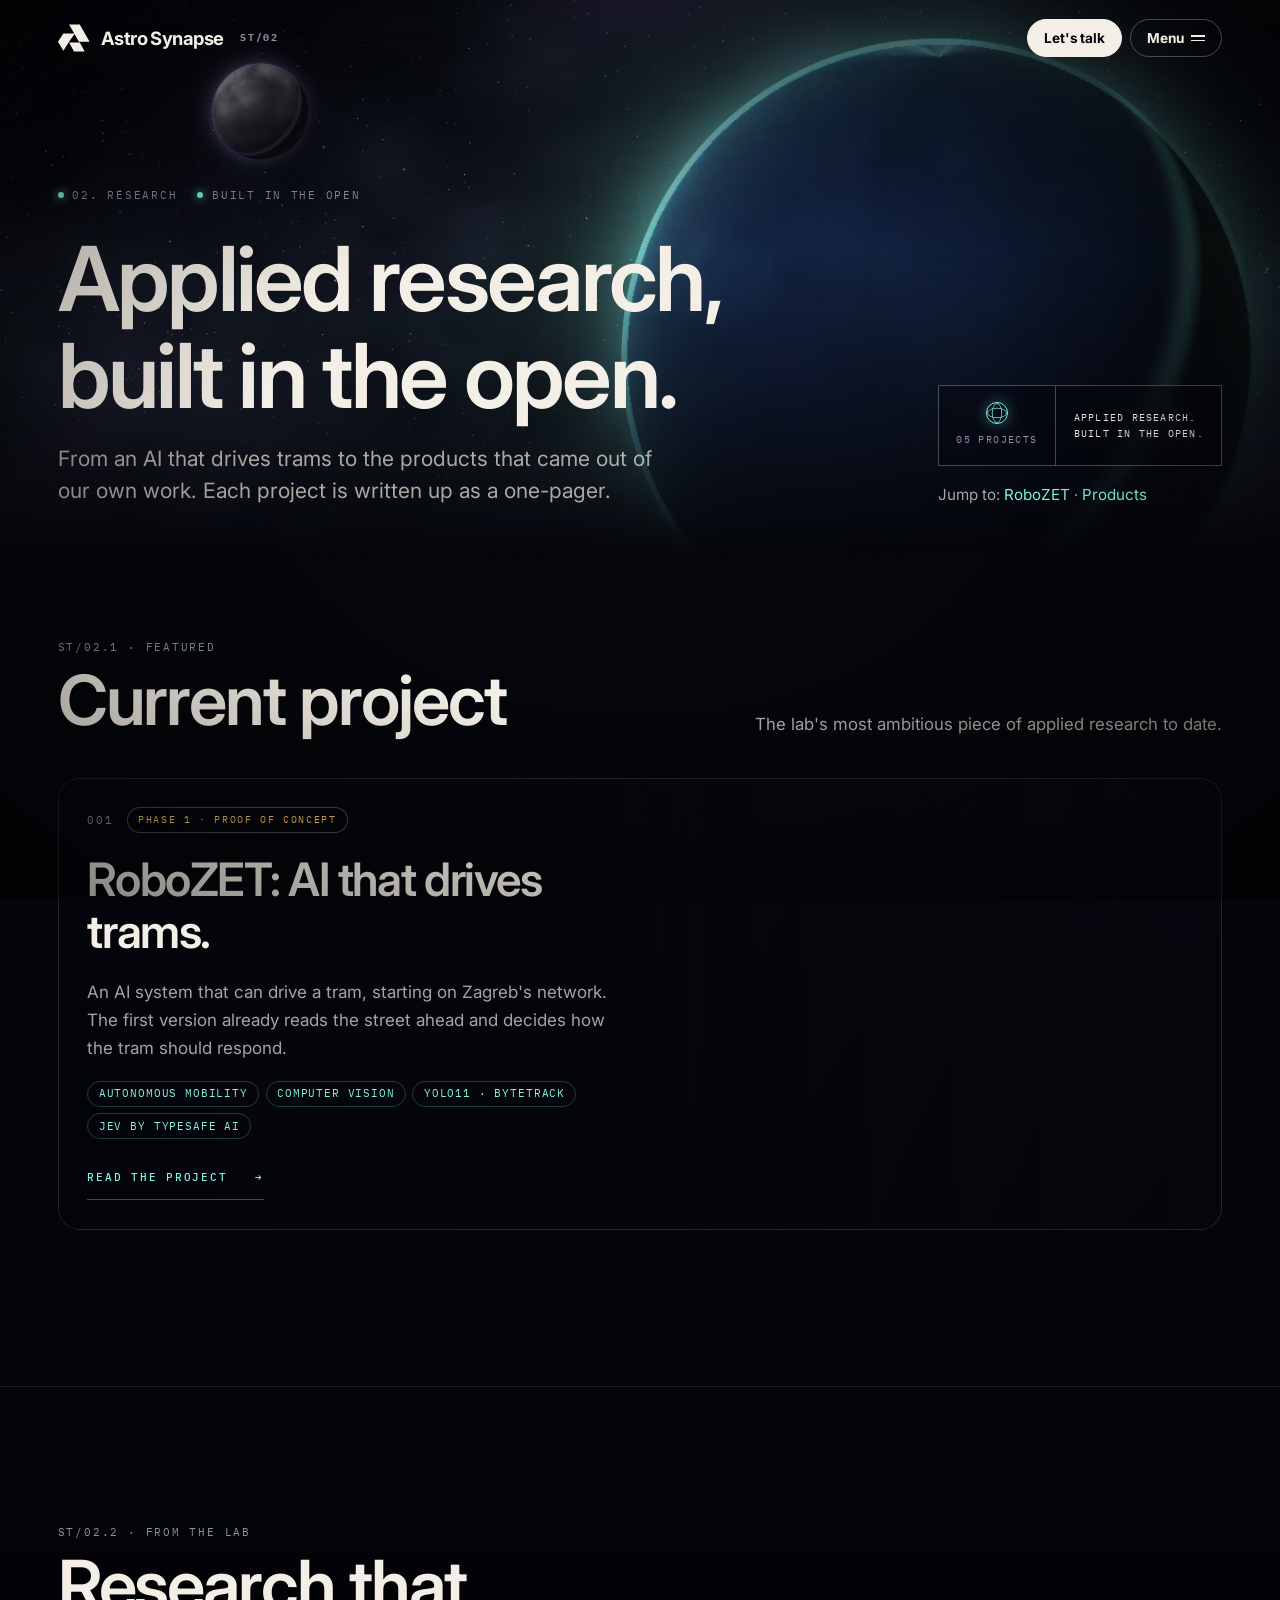
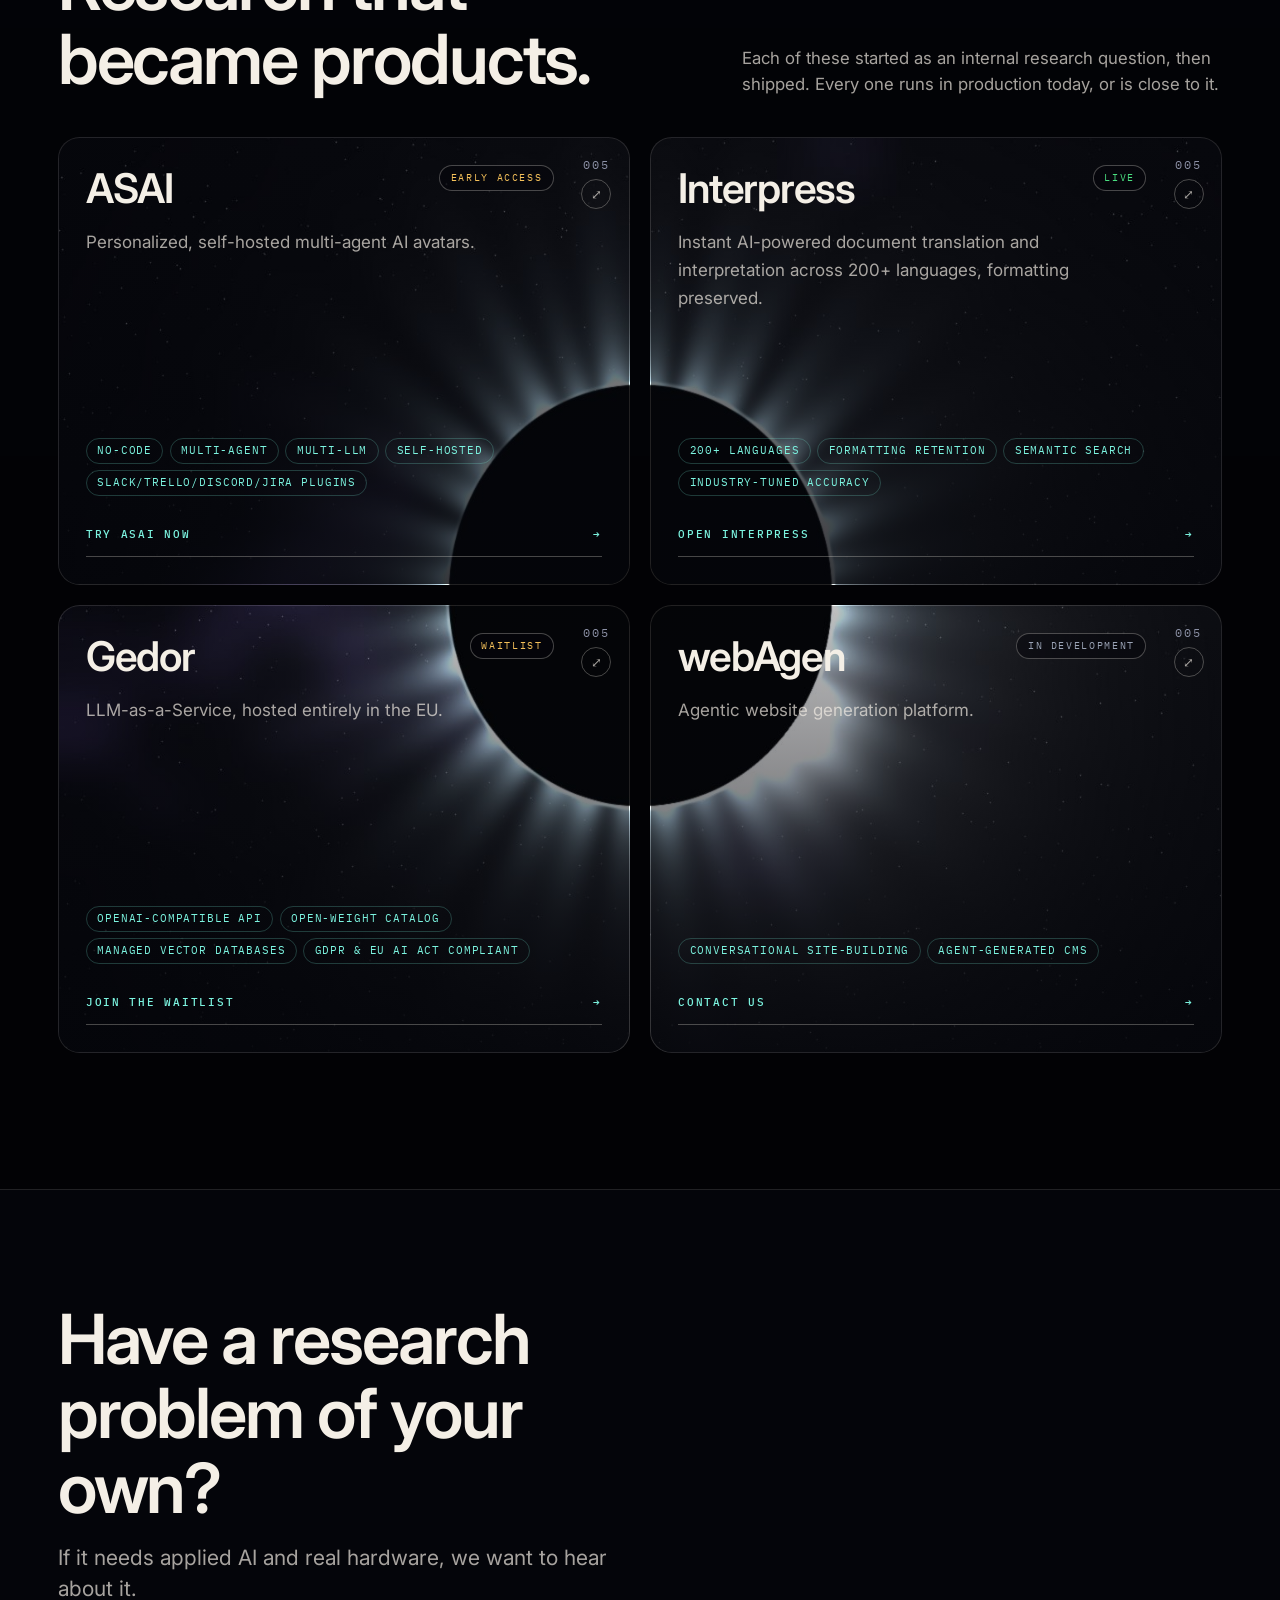
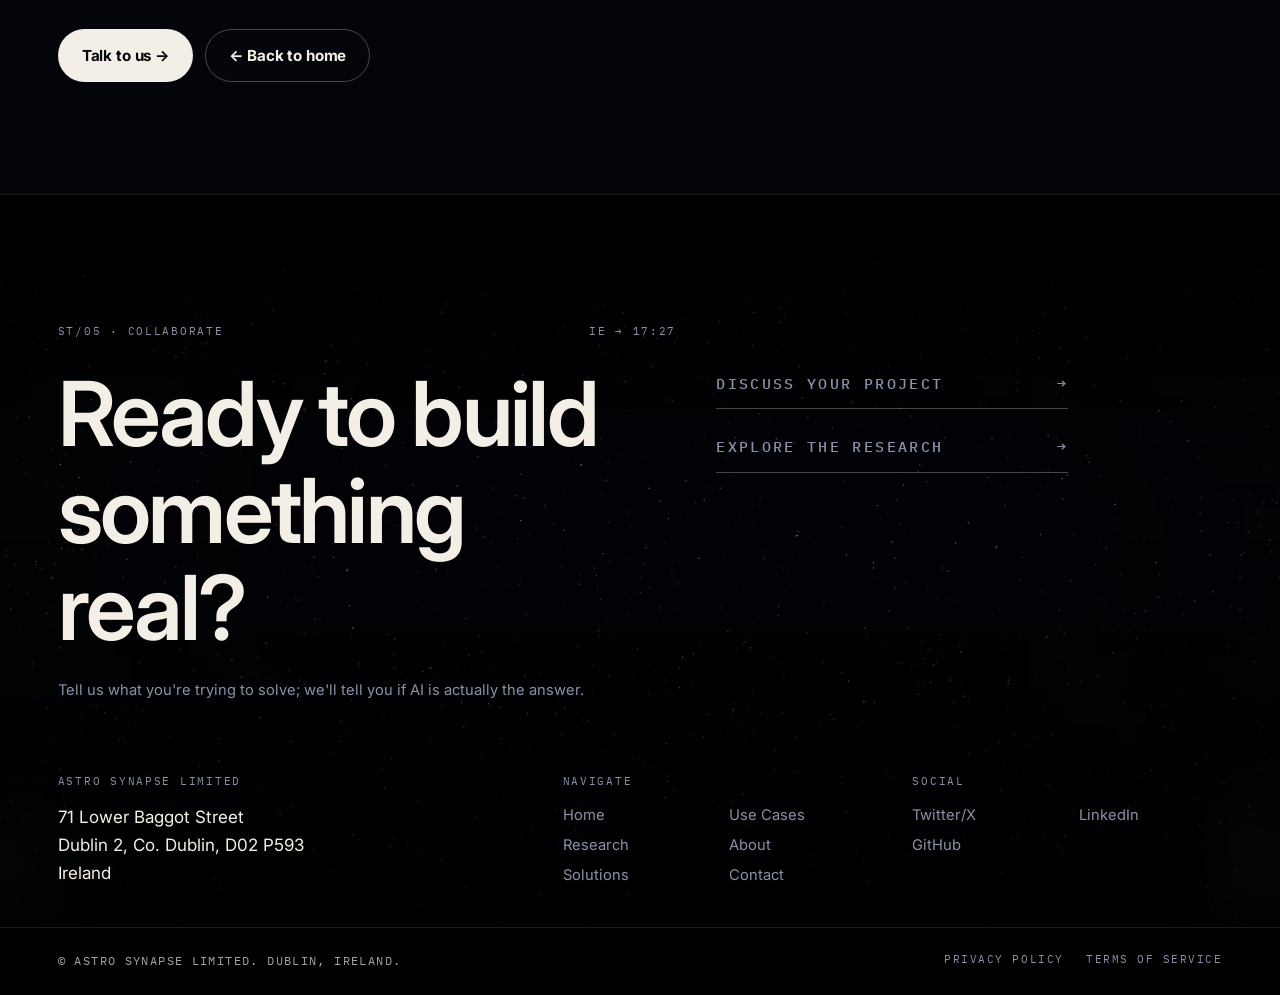
<file: research.html>
<!doctype html>
<html lang="en">
<head>
<meta charset="utf-8">
<meta name="viewport" content="width=device-width, initial-scale=1">
<title>Research · Astro Synapse</title>
<meta name="description" content="Applied AI research from Astro Synapse: RoboZET, an AI that drives trams, and the products that came out of our own work.">
<link rel="canonical" href="https://astrosynapse.ai/research.html">
<meta property="og:type" content="website">
<meta property="og:url" content="https://astrosynapse.ai/research.html">
<meta property="og:title" content="Research · Astro Synapse">
<meta property="og:description" content="Applied AI research from Astro Synapse: RoboZET, an AI that drives trams, and the products that came out of our own work.">
<meta property="og:image" content="https://astrosynapse.ai/public/video/hero-planet.jpg">
<meta name="twitter:card" content="summary_large_image">
<meta name="theme-color" content="#04050a">
<link rel="icon" href="public/logo/logo-white-icon.svg">
<script>document.documentElement.classList.add("js");</script>
<link rel="preconnect" href="https://fonts.googleapis.com">
<link rel="preconnect" href="https://fonts.gstatic.com" crossorigin>
<link href="https://api.fontshare.com/v2/css?f[]=satoshi@400,500,700,900&display=swap" rel="stylesheet">
<link href="https://fonts.googleapis.com/css2?family=Inter:wght@400;500;600;700&family=IBM+Plex+Mono:wght@400;500&display=swap" rel="stylesheet">
<link rel="stylesheet" href="styles.css">
</head>
<body>
<a class="skip-link" href="#main">Skip to content</a>
<div class="fx-grain" aria-hidden="true"></div>
<div class="fx-vignette" aria-hidden="true"></div>

<!-- ============ HEADER ============ -->
<header class="site-header" id="header">
  <div class="wrap site-header__inner">
    <a class="brand" href="index.html" aria-label="Astro Synapse home">
      <svg class="brand__mark" viewBox="0 0 39 34" width="32" height="28" aria-hidden="true" focusable="false"><path fill="currentColor" d="M13.5 .5h13l12 21h-13zM6.5 11.5h14l-7 10-7 11-6.5-11zM13.5 22.5h13l6 11h-13z"/></svg>
      <span>Astro Synapse</span><span class="brand__code">ST/02</span>
    </a>
    <div class="hdr-actions">
      <a class="btn btn--nav is-solid" href="contact.html">Let's talk</a>
      <button class="btn btn--nav" id="menuBtn" aria-expanded="false" aria-controls="menu"><span id="menuLbl">Menu</span><span class="burger" aria-hidden="true"><i></i><i></i></span></button>
    </div>
  </div>
</header>

<div class="menu" id="menu" aria-hidden="true">
  <nav aria-label="Primary">
    <a href="index.html"><span class="menu__idx">01</span>Home</a>
    <a href="research.html" aria-current="page"><span class="menu__idx">02</span>Research</a>
    <a href="solutions.html"><span class="menu__idx">03</span>Solutions</a>
    <a href="use-cases.html"><span class="menu__idx">04</span>Use Cases</a>
    <a href="about.html"><span class="menu__idx">05</span>About</a>
    <a href="contact.html"><span class="menu__idx">06</span>Contact</a>
  </nav>
  <aside class="menu__side">
    <div><h5>Business enquiry</h5><a href="contact.html">Start a project →</a></div>
    <div><h5>Social</h5><div class="menu__row">
      <a href="https://twitter.com/astrosynapselab" target="_blank" rel="noopener">Twitter/X</a>
      <a href="https://www.linkedin.com/company/astro-synapse/" target="_blank" rel="noopener">LinkedIn</a>
      <a href="https://github.com/AstroSynapseLab" target="_blank" rel="noopener">GitHub</a>
    </div></div>
    <div><h5>Astro Synapse Limited</h5><p>71 Lower Baggot Street, Dublin 2, D02 P593, Ireland</p></div>
  </aside>
</div>

<main id="main">

<!-- ============ PAGE HERO ============ -->
<section class="page-hero">
  <div class="bgv">
    <video autoplay muted loop playsinline preload="metadata" poster="public/video/hero-planet.jpg">
      <source src="public/video/hero-planet.webm" type="video/webm">
      <source src="public/video/hero-planet.mp4" type="video/mp4">
    </video>
  </div>
  <div class="wrap page-hero__grid">
    <div>
      <p class="kicker" data-reveal><span>02. Research</span><span>Built in the open</span></p>
      <h1 data-reveal="d1">Applied research, built in the open.</h1>
      <p class="lede" data-reveal="d2">From an AI that drives trams to the products that came out of our own work. Each project is written up as a one-pager.</p>
    </div>
    <div class="page-hero__aside" data-reveal="d3"><div class="hero__facts"><div><span class="globe" aria-hidden="true"></span>05 projects</div><div>Applied research.<br>Built in the open.</div></div><p style="color:var(--cream-dim);font-size:.95rem;margin-top:.4rem">Jump to: <a href="research/robo-zet.html">RoboZET</a> · <a href="#projects">Products</a></p></div>
  </div>
</section>

<section class="section" style="padding-top:clamp(3rem,7vw,5rem)">
  <div class="wrap">
    <div class="section-head"><div><p class="st-code" data-reveal>ST/02.1 · Featured</p><h2 data-reveal="d1">Current project</h2></div><p class="lede" data-reveal="d2">The lab's most ambitious piece of applied research to date.</p></div>
      <a class="research-feature" href="research/robo-zet.html" data-reveal style="--img:url('https://struki84.github.io/robo-zet-web/assets/vision-system.png')">
        <div class="research-feature__copy">
          <div class="xp__meta"><span class="st-code">001</span><span class="badge badge--access">Phase 1 · Proof of concept</span></div>
          <h3>RoboZET: AI that drives trams.</h3>
          <p>An AI system that can drive a tram, starting on Zagreb's network. The first version already reads the street ahead and decides how the tram should respond.</p>
          <ul class="pills"><li class="pill">Autonomous mobility</li><li class="pill">Computer vision</li><li class="pill">YOLO11 · ByteTrack</li><li class="pill">Jev by TypeSafe AI</li></ul>
          <span class="ulink">Read the project <span class="arr">→</span></span>
        </div>
      </a>
  </div>
</section>
<section class="products section" id="projects">
  <div class="wrap">
    <div class="section-head"><div><p class="st-code" data-reveal>ST/02.2 · From the lab</p><h2 data-reveal="d1">Research that became products.</h2></div><p class="lede" data-reveal="d2">Each of these started as an internal research question, then shipped. Every one runs in production today, or is close to it.</p></div>
    <div class="card-grid">
      <a class="glow-card" href="research/asai.html" data-reveal data-product="asai">
        <span class="glow-card__num">005</span><span class="glow-card__expand" aria-hidden="true">⤢</span>
        <div class="glow-card__top"><h3>ASAI</h3><span class="badge badge--access">Early access</span></div>
        <p>Personalized, self-hosted multi-agent AI avatars.</p>
        <ul class="pills"><li class="pill">No-code</li><li class="pill">Multi-agent</li><li class="pill">Multi-LLM</li><li class="pill">Self-hosted</li><li class="pill">Slack/Trello/Discord/Jira plugins</li></ul>
        <span class="ulink" data-ext="https://asai.astrosynapse.ai/">Try ASAI now <span class="arr">→</span></span>
      </a>
      <a class="glow-card" href="research/interpress.html" data-reveal="d1" data-product="interpress">
        <span class="glow-card__num">005</span><span class="glow-card__expand" aria-hidden="true">⤢</span>
        <div class="glow-card__top"><h3>Interpress</h3><span class="badge badge--live">Live</span></div>
        <p>Instant AI-powered document translation and interpretation across 200+ languages, formatting preserved.</p>
        <ul class="pills"><li class="pill">200+ languages</li><li class="pill">Formatting retention</li><li class="pill">Semantic search</li><li class="pill">Industry-tuned accuracy</li></ul>
        <span class="ulink" data-ext="https://interpress.app/">Open Interpress <span class="arr">→</span></span>
      </a>
      <a class="glow-card" href="research/gedor.html" data-reveal data-product="gedor">
        <span class="glow-card__num">005</span><span class="glow-card__expand" aria-hidden="true">⤢</span>
        <div class="glow-card__top"><h3>Gedor</h3><span class="badge badge--wait">Waitlist</span></div>
        <p>LLM-as-a-Service, hosted entirely in the EU.</p>
        <ul class="pills"><li class="pill">OpenAI-compatible API</li><li class="pill">Open-weight catalog</li><li class="pill">Managed vector databases</li><li class="pill">GDPR &amp; EU AI Act compliant</li></ul>
        <span class="ulink" data-ext="https://gedor.ai/">Join the waitlist <span class="arr">→</span></span>
      </a>
      <a class="glow-card" href="research/webagen.html" data-reveal="d1" data-product="webagen">
        <span class="glow-card__num">005</span><span class="glow-card__expand" aria-hidden="true">⤢</span>
        <div class="glow-card__top"><h3>webAgen</h3><span class="badge badge--dev">In development</span></div>
        <p>Agentic website generation platform.</p>
        <ul class="pills"><li class="pill">Conversational site-building</li><li class="pill">Agent-generated CMS</li></ul>
        <span class="ulink" data-ext="contact.html">Contact us <span class="arr">→</span></span>
      </a>
    </div>
  </div>
</section>
<!-- ============ CLOSING ============ -->
<section class="closing">
  <div class="wrap" data-reveal>
    <h2>Have a research problem of your own?</h2>
    <p class="lede">If it needs applied AI and real hardware, we want to hear about it.</p>
    <div class="cta-row"><a class="btn btn--primary" href="contact.html">Talk to us →</a><a class="btn btn--ghost" href="index.html">← Back to home</a></div>
  </div>
</section>

<!-- ============ EXPANDING PRODUCT PANEL ============ -->
<div class="xp" id="xp" role="dialog" aria-modal="true" aria-labelledby="xpTitle" hidden>
  <div class="xp__bg" data-xp-close></div>
  <div class="xp__panel">
    <button class="xp__close" type="button" aria-label="Close" data-xp-close>×</button>
    <div class="xp__inner">
      <div class="xp__left">
        <div>
          <div class="xp__meta wipe" style="--d:.05s"><span class="st-code" id="xpIdx">001</span><span class="badge" id="xpBadge">Live</span></div>
          <h3 class="wipe" id="xpTitle" style="--d:.12s">ASAI</h3>
          <p class="wipe" id="xpDesc" style="--d:.2s"></p>
        </div>
        <div class="xp__cta wipe" style="--d:.55s"><a class="btn btn--primary" id="xpLink" href="#">Open</a><a class="btn btn--ghost" id="xpPage" href="#">Full project →</a></div>
      </div>
      <div class="xp__tiles" id="xpTiles"></div>
    </div>
  </div>
</div>


<!-- ============ CONTACT + FOOTER ============ -->
<footer class="site-footer" id="contact">
  <div class="bgv">
    <video autoplay muted loop playsinline preload="metadata" poster="public/video/deep-space.jpg">
      <source src="public/video/deep-space.webm" type="video/webm">
      <source src="public/video/deep-space.mp4" type="video/mp4">
    </video>
  </div>
  <div class="wrap site-footer__inner">
    <div class="cta">
      <div>
        <div class="cta__lbl"><span>ST/05 · Collaborate</span><span id="clock">IE → --:--</span></div>
        <h2 data-reveal>Ready to build something real?</h2>
        <p class="lede" data-reveal="d1">Tell us what you're trying to solve; we'll tell you if AI is actually the answer.</p>
      </div>
      <div class="cta__links">
        <a class="ulink" href="contact.html" data-reveal>Discuss your project <span class="arr">→</span></a>
        <a class="ulink" href="research.html" data-reveal="d1">Explore the research <span class="arr">→</span></a>
      </div>
    </div>
    <div class="site-footer__grid">
      <div><h5>Astro Synapse Limited</h5><address class="address">71 Lower Baggot Street<br>Dublin 2, Co. Dublin, D02 P593<br>Ireland</address></div>
      <div><h5>Navigate</h5><div class="two">
        <a href="index.html">Home</a><a href="use-cases.html">Use Cases</a>
        <a href="research.html">Research</a><a href="about.html">About</a>
        <a href="solutions.html">Solutions</a><a href="contact.html">Contact</a>
      </div></div>
      <div><h5>Social</h5><div class="two">
        <a href="https://twitter.com/astrosynapselab" target="_blank" rel="noopener">Twitter/X</a>
        <a href="https://www.linkedin.com/company/astro-synapse/" target="_blank" rel="noopener">LinkedIn</a>
        <a href="https://github.com/AstroSynapseLab" target="_blank" rel="noopener">GitHub</a>
      </div></div>
    </div>
  </div>
</footer>
<div class="legal">
  <p class="copyright">© Astro Synapse Limited. Dublin, Ireland.</p>
  <div class="legal__row"><a href="privacy-policy.html">Privacy Policy</a><a href="terms-of-service.html">Terms of Service</a></div>
</div>

</main>

<script src="main.js"></script>
</body>
</html>
</file>
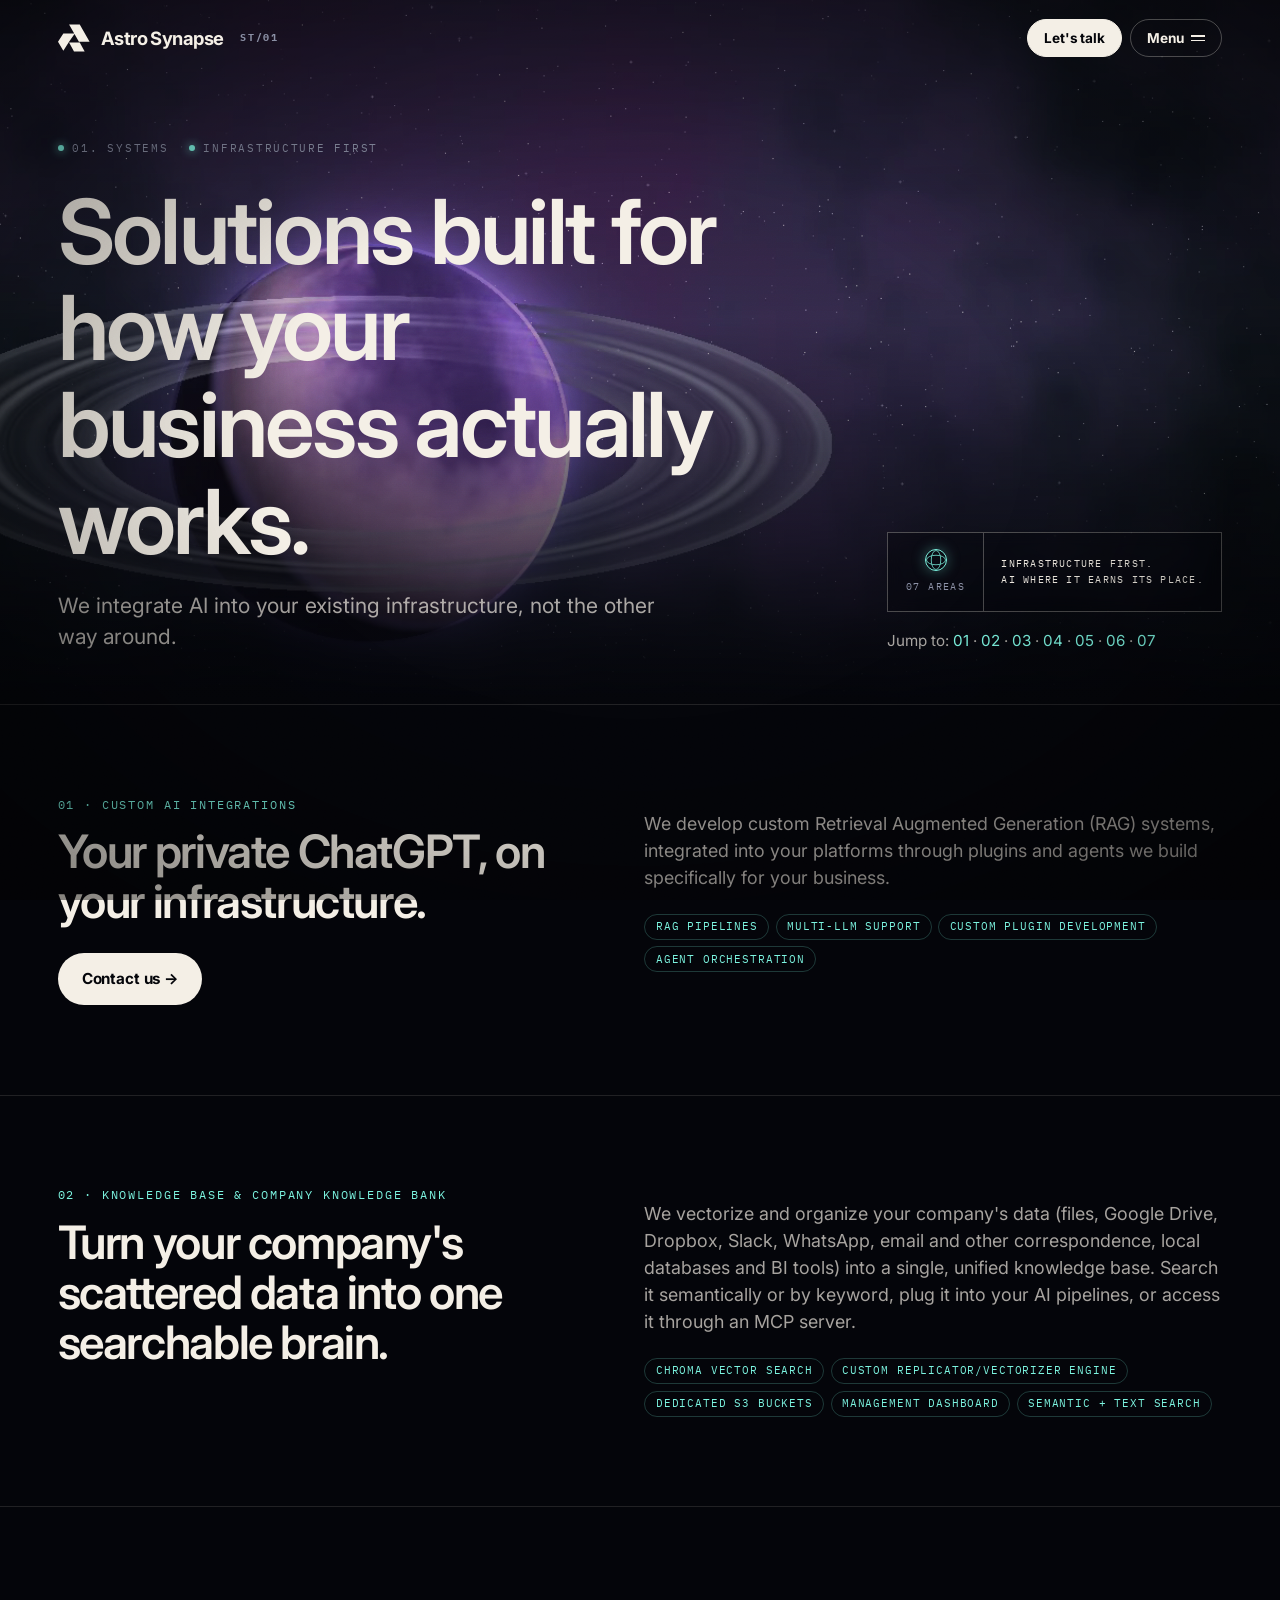
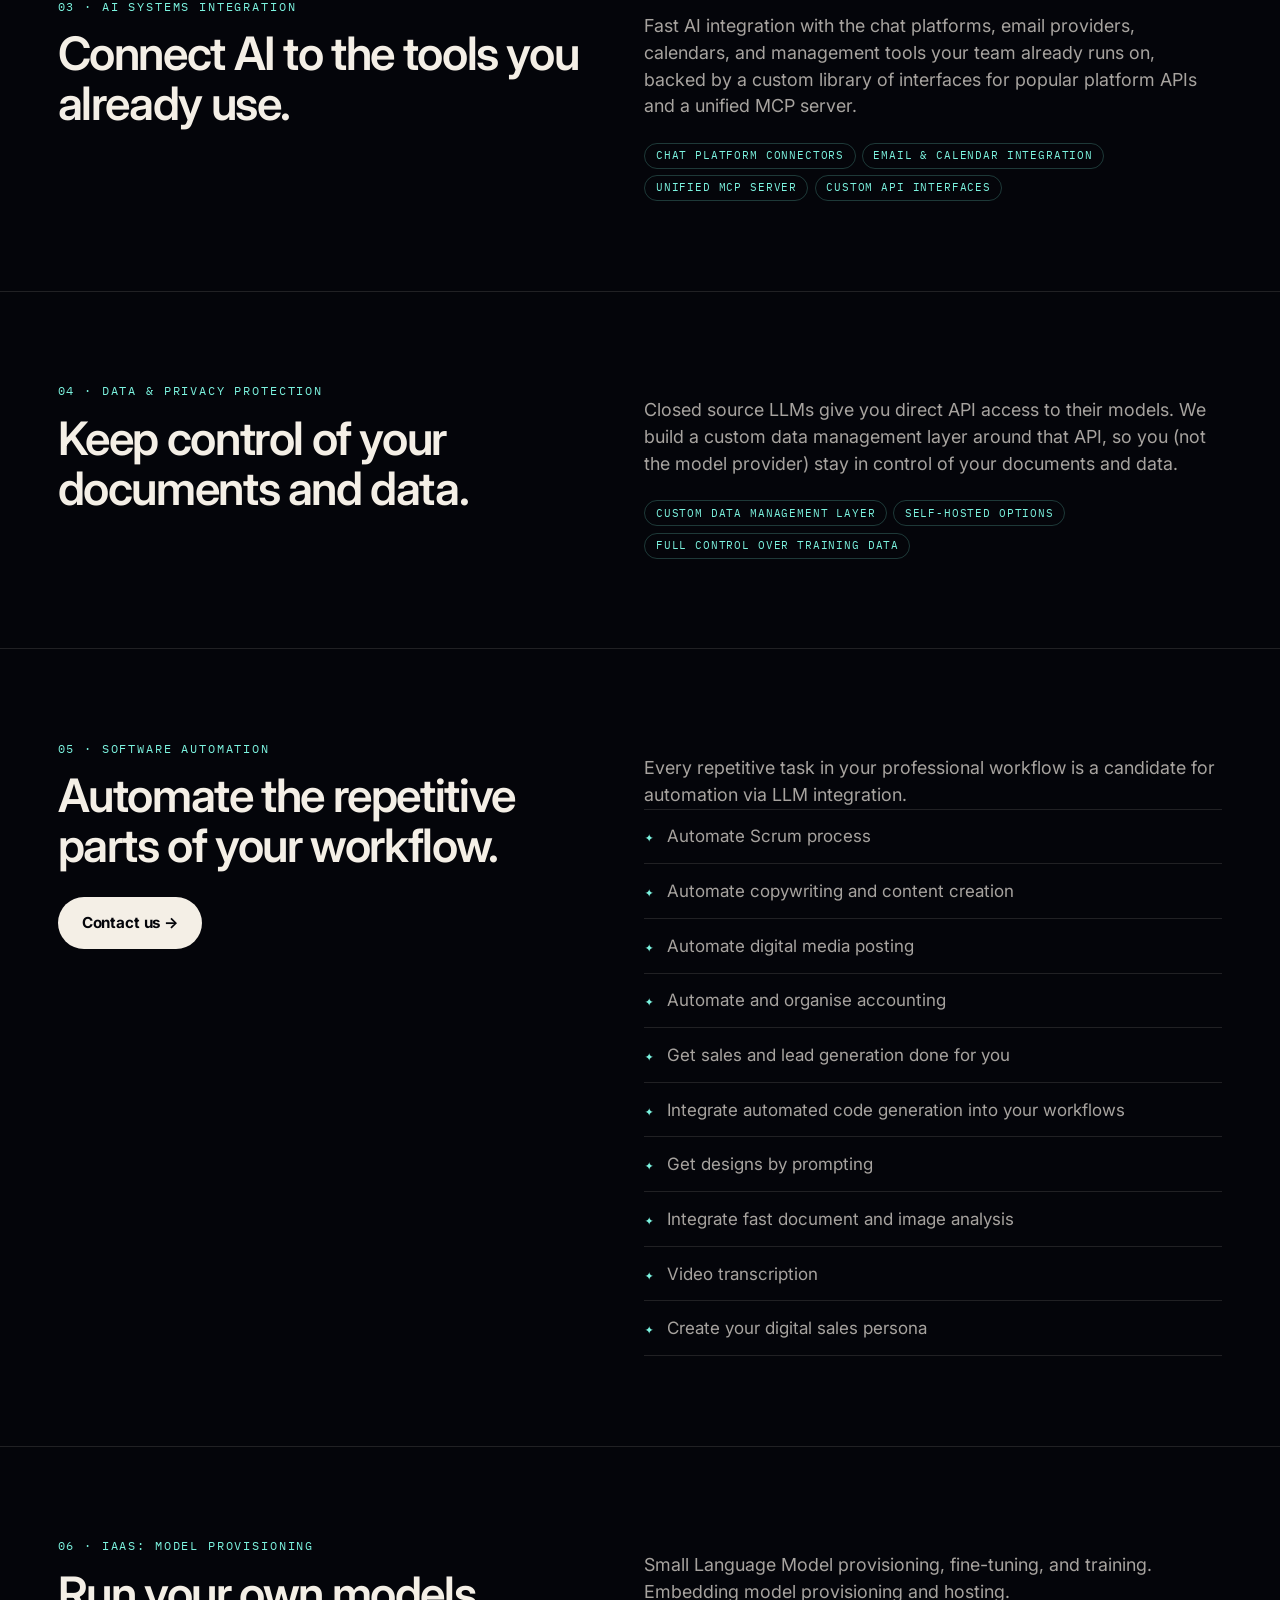
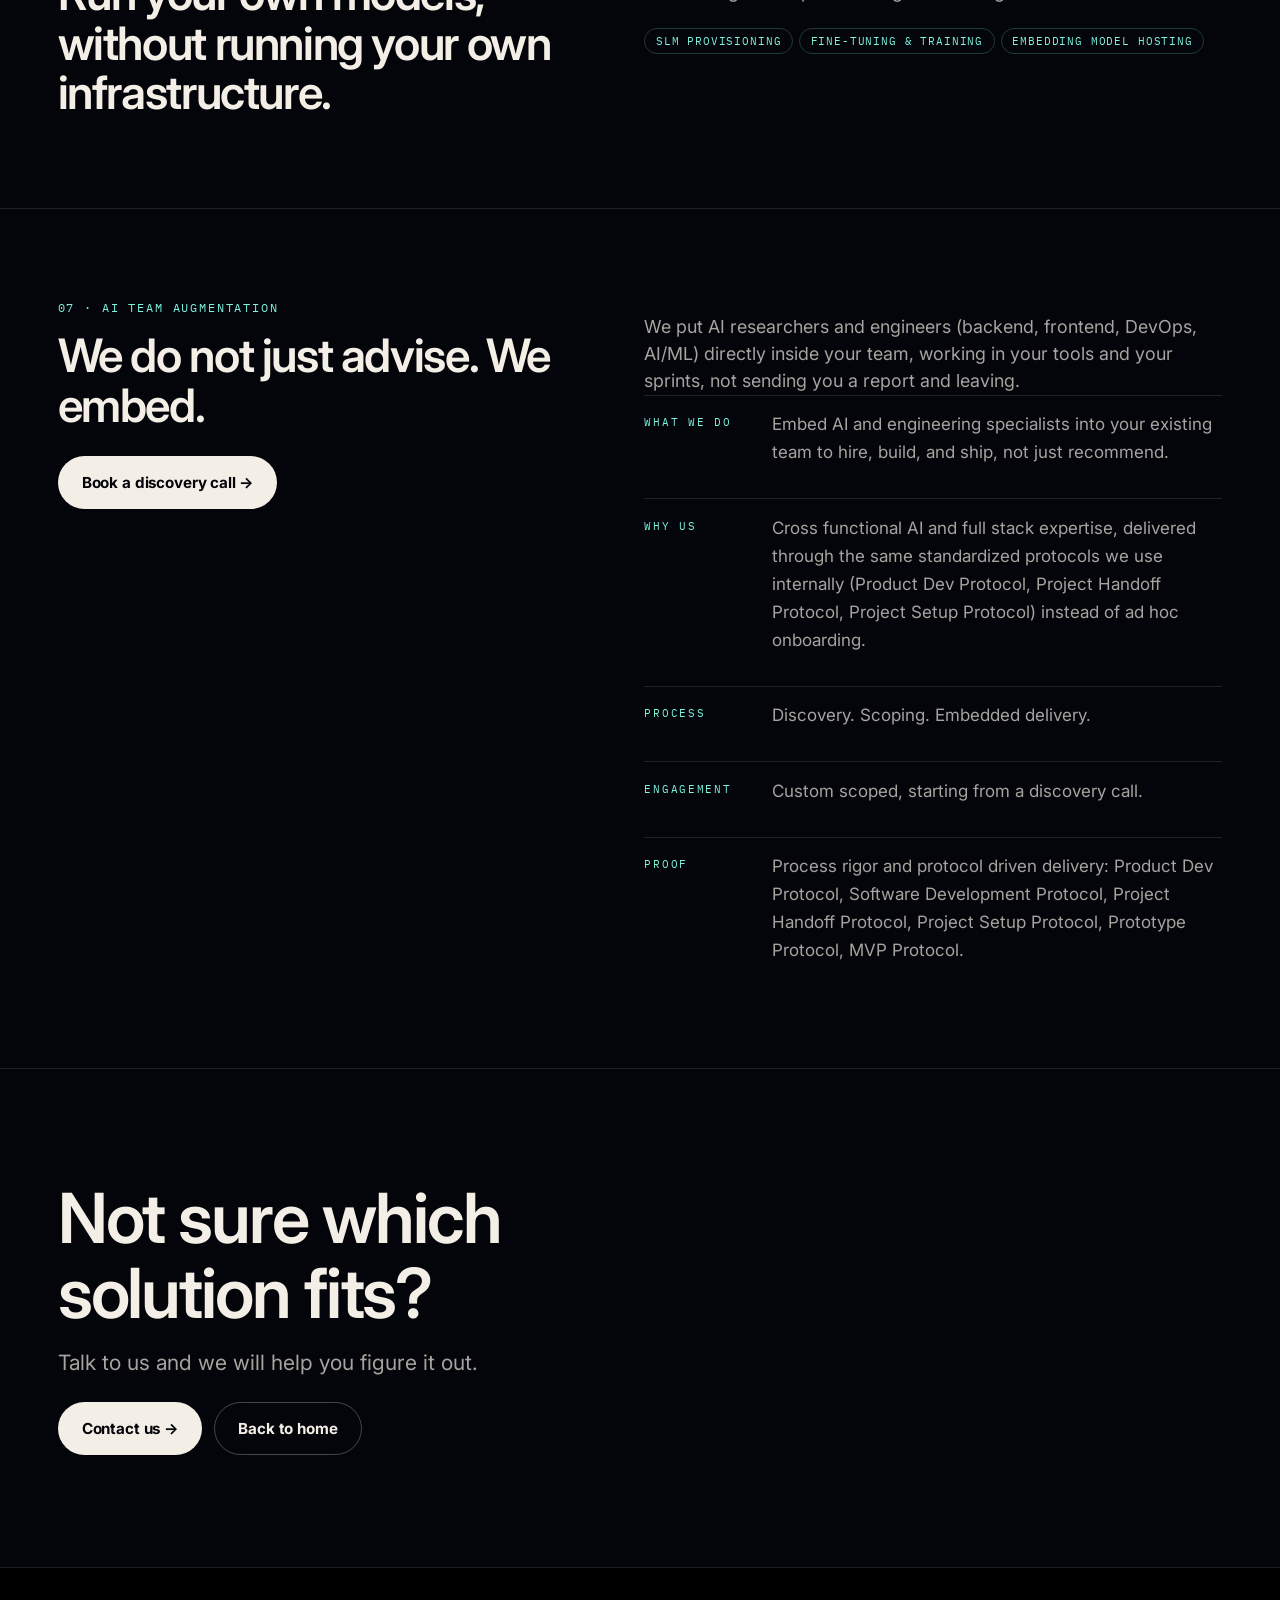
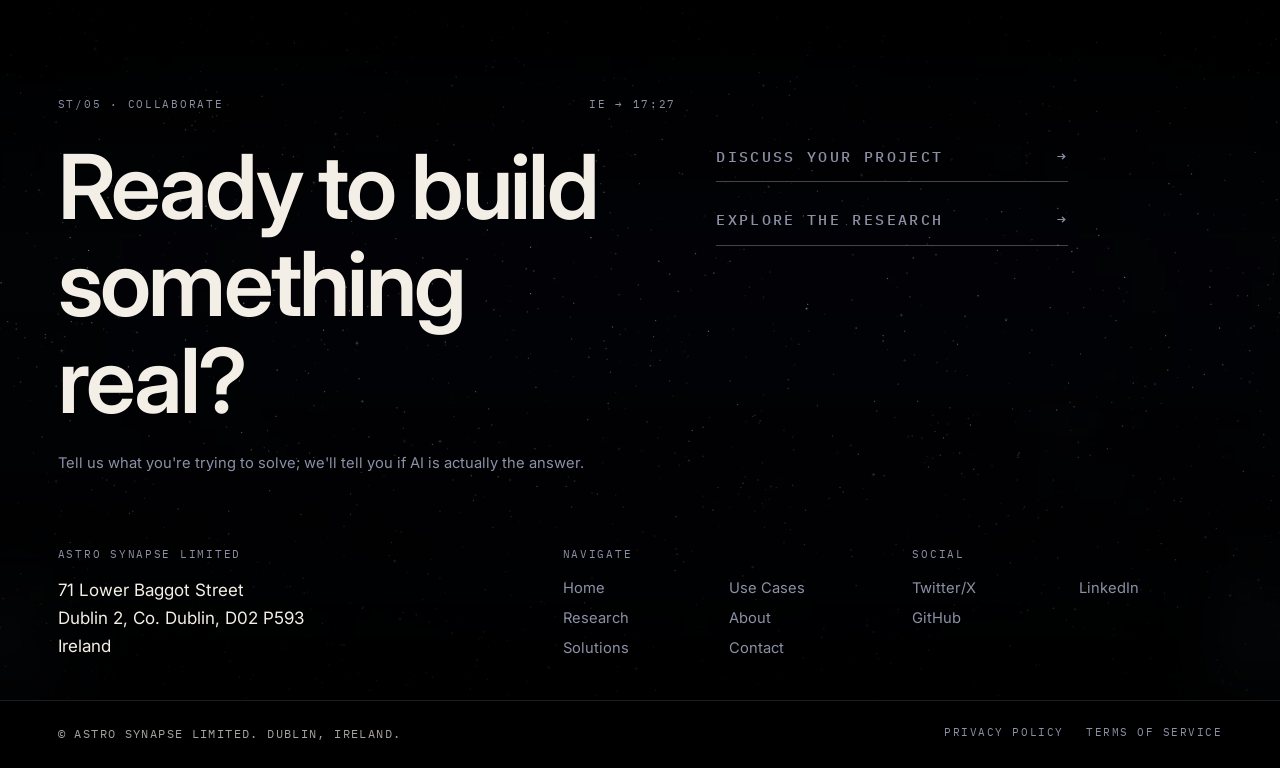
<file: solutions.html>
<!doctype html>
<html lang="en">
<head>
<meta charset="utf-8">
<meta name="viewport" content="width=device-width, initial-scale=1">
<title>Solutions · Astro Synapse</title>
<meta name="description" content="We integrate AI into your existing infrastructure, not the other way around. RAG, knowledge bases, automation, model provisioning, and embedded engineering teams.">
<link rel="canonical" href="https://astrosynapse.ai/solutions.html">
<meta property="og:type" content="website">
<meta property="og:url" content="https://astrosynapse.ai/solutions.html">
<meta property="og:title" content="Solutions · Astro Synapse">
<meta property="og:description" content="We integrate AI into your existing infrastructure, not the other way around. RAG, knowledge bases, automation, model provisioning, and embedded engineering teams.">
<meta property="og:image" content="https://astrosynapse.ai/public/video/ringed-planet.jpg">
<meta name="twitter:card" content="summary_large_image">
<meta name="theme-color" content="#04050a">
<link rel="icon" href="public/logo/logo-white-icon.svg">
<script>document.documentElement.classList.add("js");</script>
<link rel="preconnect" href="https://fonts.googleapis.com">
<link rel="preconnect" href="https://fonts.gstatic.com" crossorigin>
<link href="https://api.fontshare.com/v2/css?f[]=satoshi@400,500,700,900&display=swap" rel="stylesheet">
<link href="https://fonts.googleapis.com/css2?family=Inter:wght@400;500;600;700&family=IBM+Plex+Mono:wght@400;500&display=swap" rel="stylesheet">
<link rel="stylesheet" href="styles.css">
</head>
<body>
<a class="skip-link" href="#main">Skip to content</a>
<div class="fx-grain" aria-hidden="true"></div>
<div class="fx-vignette" aria-hidden="true"></div>

<!-- ============ HEADER ============ -->
<header class="site-header" id="header">
  <div class="wrap site-header__inner">
    <a class="brand" href="index.html" aria-label="Astro Synapse home">
      <svg class="brand__mark" viewBox="0 0 39 34" width="32" height="28" aria-hidden="true" focusable="false"><path fill="currentColor" d="M13.5 .5h13l12 21h-13zM6.5 11.5h14l-7 10-7 11-6.5-11zM13.5 22.5h13l6 11h-13z"/></svg>
      <span>Astro Synapse</span><span class="brand__code">ST/01</span>
    </a>
    <div class="hdr-actions">
      <a class="btn btn--nav is-solid" href="contact.html">Let's talk</a>
      <button class="btn btn--nav" id="menuBtn" aria-expanded="false" aria-controls="menu"><span id="menuLbl">Menu</span><span class="burger" aria-hidden="true"><i></i><i></i></span></button>
    </div>
  </div>
</header>

<div class="menu" id="menu" aria-hidden="true">
  <nav aria-label="Primary">
    <a href="index.html"><span class="menu__idx">01</span>Home</a>
    <a href="research.html"><span class="menu__idx">02</span>Research</a>
    <a href="solutions.html" aria-current="page"><span class="menu__idx">03</span>Solutions</a>
    <a href="use-cases.html"><span class="menu__idx">04</span>Use Cases</a>
    <a href="about.html"><span class="menu__idx">05</span>About</a>
    <a href="contact.html"><span class="menu__idx">06</span>Contact</a>
  </nav>
  <aside class="menu__side">
    <div><h5>Business enquiry</h5><a href="contact.html">Start a project →</a></div>
    <div><h5>Social</h5><div class="menu__row">
      <a href="https://twitter.com/astrosynapselab" target="_blank" rel="noopener">Twitter/X</a>
      <a href="https://www.linkedin.com/company/astro-synapse/" target="_blank" rel="noopener">LinkedIn</a>
      <a href="https://github.com/AstroSynapseLab" target="_blank" rel="noopener">GitHub</a>
    </div></div>
    <div><h5>Astro Synapse Limited</h5><p>71 Lower Baggot Street, Dublin 2, D02 P593, Ireland</p></div>
  </aside>
</div>

<main id="main">

<!-- ============ PAGE HERO ============ -->
<section class="page-hero">
  <div class="bgv">
    <video autoplay muted loop playsinline preload="metadata" poster="public/video/ringed-planet.jpg">
      <source src="public/video/ringed-planet.webm" type="video/webm">
      <source src="public/video/ringed-planet.mp4" type="video/mp4">
    </video>
  </div>
  <div class="wrap page-hero__grid">
    <div>
      <p class="kicker" data-reveal><span>01. Systems</span><span>Infrastructure first</span></p>
      <h1 data-reveal="d1">Solutions built for how your business actually works.</h1>
      <p class="lede" data-reveal="d2">We integrate AI into your existing infrastructure, not the other way around.</p>
    </div>
    <div class="page-hero__aside" data-reveal="d3"><div class="hero__facts"><div><span class="globe" aria-hidden="true"></span>07 areas</div><div>Infrastructure first.<br>AI where it earns its place.</div></div><p style="color:var(--cream-dim);font-size:.95rem;margin-top:.4rem">Jump to: <a href="#s01">01</a> · <a href="#s02">02</a> · <a href="#s03">03</a> · <a href="#s04">04</a> · <a href="#s05">05</a> · <a href="#s06">06</a> · <a href="#s07">07</a></p></div>
  </div>
</section>

<article class="sol" id="s01">
  <div class="wrap sol__grid">
    <div data-reveal>
      <p class="sol__idx">01 · Custom AI Integrations</p>
      <h2>Your private ChatGPT, on your infrastructure.</h2>
      <div class="cta-row"><a class="btn btn--primary" href="contact.html">Contact us →</a></div>
    </div>
    <div data-reveal="d1">
      <p class="lede">We develop custom Retrieval Augmented Generation (RAG) systems, integrated into your platforms through plugins and agents we build specifically for your business.</p>
      <ul class="pills"><li class="pill">RAG pipelines</li><li class="pill">multi-LLM support</li><li class="pill">custom plugin development</li><li class="pill">agent orchestration</li></ul>
    </div>
  </div>
</article>
<article class="sol" id="s02">
  <div class="wrap sol__grid">
    <div data-reveal>
      <p class="sol__idx">02 · Knowledge Base &amp; Company Knowledge Bank</p>
      <h2>Turn your company's scattered data into one searchable brain.</h2>
      
    </div>
    <div data-reveal="d1">
      <p class="lede">We vectorize and organize your company's data (files, Google Drive, Dropbox, Slack, WhatsApp, email and other correspondence, local databases and BI tools) into a single, unified knowledge base. Search it semantically or by keyword, plug it into your AI pipelines, or access it through an MCP server.</p>
      <ul class="pills"><li class="pill">Chroma vector search</li><li class="pill">custom replicator/vectorizer engine</li><li class="pill">dedicated S3 buckets</li><li class="pill">management dashboard</li><li class="pill">semantic + text search</li></ul>
    </div>
  </div>
</article>
<article class="sol" id="s03">
  <div class="wrap sol__grid">
    <div data-reveal>
      <p class="sol__idx">03 · AI Systems Integration</p>
      <h2>Connect AI to the tools you already use.</h2>
      
    </div>
    <div data-reveal="d1">
      <p class="lede">Fast AI integration with the chat platforms, email providers, calendars, and management tools your team already runs on, backed by a custom library of interfaces for popular platform APIs and a unified MCP server.</p>
      <ul class="pills"><li class="pill">chat platform connectors</li><li class="pill">email &amp; calendar integration</li><li class="pill">unified MCP server</li><li class="pill">custom API interfaces</li></ul>
    </div>
  </div>
</article>
<article class="sol" id="s04">
  <div class="wrap sol__grid">
    <div data-reveal>
      <p class="sol__idx">04 · Data &amp; Privacy Protection</p>
      <h2>Keep control of your documents and data.</h2>
      
    </div>
    <div data-reveal="d1">
      <p class="lede">Closed source LLMs give you direct API access to their models. We build a custom data management layer around that API, so you (not the model provider) stay in control of your documents and data.</p>
      <ul class="pills"><li class="pill">custom data management layer</li><li class="pill">self-hosted options</li><li class="pill">full control over training data</li></ul>
    </div>
  </div>
</article>
<article class="sol" id="s05">
  <div class="wrap sol__grid">
    <div data-reveal>
      <p class="sol__idx">05 · Software Automation</p>
      <h2>Automate the repetitive parts of your workflow.</h2>
      <div class="cta-row"><a class="btn btn--primary" href="contact.html">Contact us →</a></div>
    </div>
    <div data-reveal="d1">
      <p class="lede">Every repetitive task in your professional workflow is a candidate for automation via LLM integration.</p>
      <ul class="plain"><li>Automate Scrum process</li><li>Automate copywriting and content creation</li><li>Automate digital media posting</li><li>Automate and organise accounting</li><li>Get sales and lead generation done for you</li><li>Integrate automated code generation into your workflows</li><li>Get designs by prompting</li><li>Integrate fast document and image analysis</li><li>Video transcription</li><li>Create your digital sales persona</li></ul>
    </div>
  </div>
</article>
<article class="sol" id="s06">
  <div class="wrap sol__grid">
    <div data-reveal>
      <p class="sol__idx">06 · IaaS: Model Provisioning</p>
      <h2>Run your own models, without running your own infrastructure.</h2>
      
    </div>
    <div data-reveal="d1">
      <p class="lede">Small Language Model provisioning, fine-tuning, and training. Embedding model provisioning and hosting.</p>
      <ul class="pills"><li class="pill">SLM provisioning</li><li class="pill">fine-tuning &amp; training</li><li class="pill">embedding model hosting</li></ul>
    </div>
  </div>
</article>
<article class="sol" id="s07">
  <div class="wrap sol__grid">
    <div data-reveal>
      <p class="sol__idx">07 · AI Team Augmentation</p>
      <h2>We do not just advise. We embed.</h2>
      <div class="cta-row"><a class="btn btn--primary" href="contact.html">Book a discovery call →</a></div>
    </div>
    <div data-reveal="d1">
      <p class="lede">We put AI researchers and engineers (backend, frontend, DevOps, AI/ML) directly inside your team, working in your tools and your sprints, not sending you a report and leaving.</p>
      <dl class="facts-dl">
        <div><dt>What we do</dt><dd>Embed AI and engineering specialists into your existing team to hire, build, and ship, not just recommend.</dd></div>
        <div><dt>Why us</dt><dd>Cross functional AI and full stack expertise, delivered through the same standardized protocols we use internally (Product Dev Protocol, Project Handoff Protocol, Project Setup Protocol) instead of ad hoc onboarding.</dd></div>
        <div><dt>Process</dt><dd>Discovery. Scoping. Embedded delivery.</dd></div>
        <div><dt>Engagement</dt><dd>Custom scoped, starting from a discovery call.</dd></div>
        <div><dt>Proof</dt><dd>Process rigor and protocol driven delivery: Product Dev Protocol, Software Development Protocol, Project Handoff Protocol, Project Setup Protocol, Prototype Protocol, MVP Protocol.</dd></div>
      </dl>
    </div>
  </div>
</article>
<!-- ============ CLOSING ============ -->
<section class="closing">
  <div class="wrap" data-reveal>
    <h2>Not sure which solution fits?</h2>
    <p class="lede">Talk to us and we will help you figure it out.</p>
    <div class="cta-row"><a class="btn btn--primary" href="contact.html">Contact us →</a><a class="btn btn--ghost" href="index.html">Back to home</a></div>
  </div>
</section>


<!-- ============ CONTACT + FOOTER ============ -->
<footer class="site-footer" id="contact">
  <div class="bgv">
    <video autoplay muted loop playsinline preload="metadata" poster="public/video/deep-space.jpg">
      <source src="public/video/deep-space.webm" type="video/webm">
      <source src="public/video/deep-space.mp4" type="video/mp4">
    </video>
  </div>
  <div class="wrap site-footer__inner">
    <div class="cta">
      <div>
        <div class="cta__lbl"><span>ST/05 · Collaborate</span><span id="clock">IE → --:--</span></div>
        <h2 data-reveal>Ready to build something real?</h2>
        <p class="lede" data-reveal="d1">Tell us what you're trying to solve; we'll tell you if AI is actually the answer.</p>
      </div>
      <div class="cta__links">
        <a class="ulink" href="contact.html" data-reveal>Discuss your project <span class="arr">→</span></a>
        <a class="ulink" href="research.html" data-reveal="d1">Explore the research <span class="arr">→</span></a>
      </div>
    </div>
    <div class="site-footer__grid">
      <div><h5>Astro Synapse Limited</h5><address class="address">71 Lower Baggot Street<br>Dublin 2, Co. Dublin, D02 P593<br>Ireland</address></div>
      <div><h5>Navigate</h5><div class="two">
        <a href="index.html">Home</a><a href="use-cases.html">Use Cases</a>
        <a href="research.html">Research</a><a href="about.html">About</a>
        <a href="solutions.html">Solutions</a><a href="contact.html">Contact</a>
      </div></div>
      <div><h5>Social</h5><div class="two">
        <a href="https://twitter.com/astrosynapselab" target="_blank" rel="noopener">Twitter/X</a>
        <a href="https://www.linkedin.com/company/astro-synapse/" target="_blank" rel="noopener">LinkedIn</a>
        <a href="https://github.com/AstroSynapseLab" target="_blank" rel="noopener">GitHub</a>
      </div></div>
    </div>
  </div>
</footer>
<div class="legal">
  <p class="copyright">© Astro Synapse Limited. Dublin, Ireland.</p>
  <div class="legal__row"><a href="privacy-policy.html">Privacy Policy</a><a href="terms-of-service.html">Terms of Service</a></div>
</div>

</main>

<script src="main.js"></script>
</body>
</html>
</file>
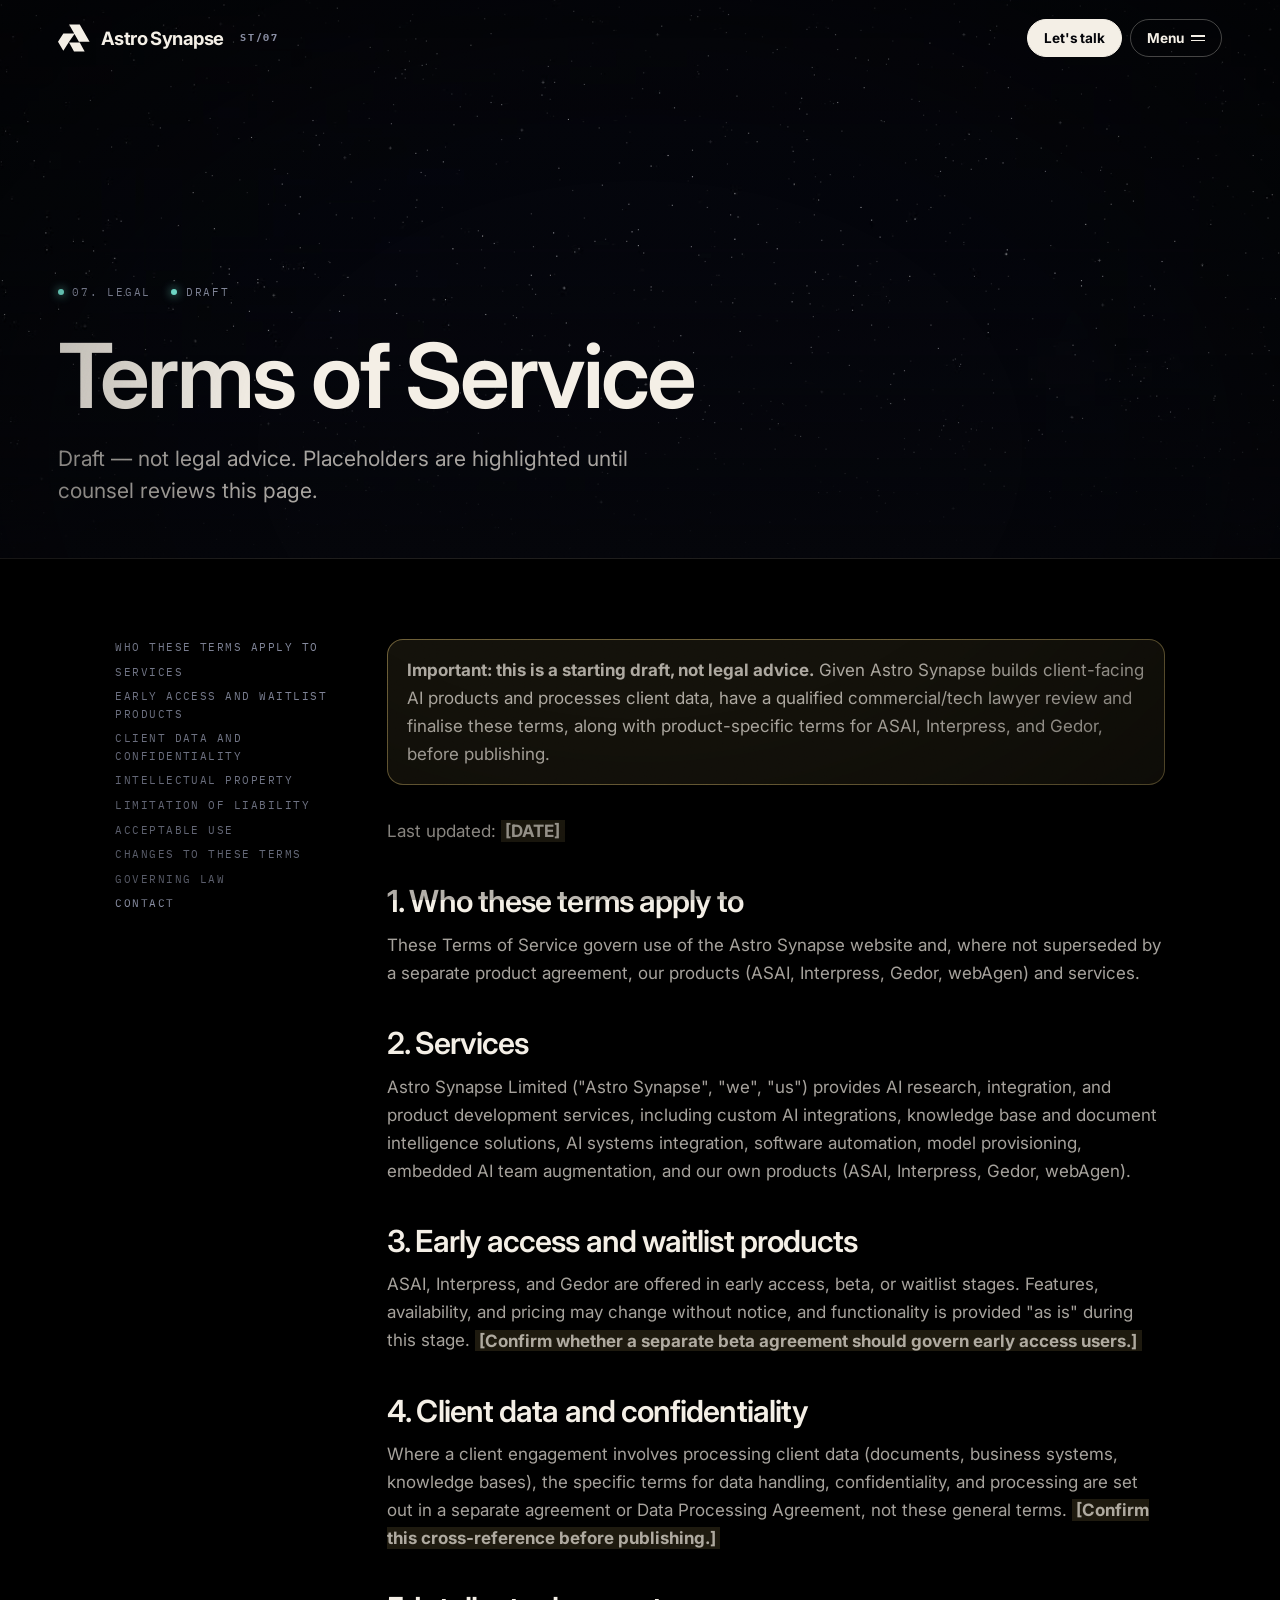
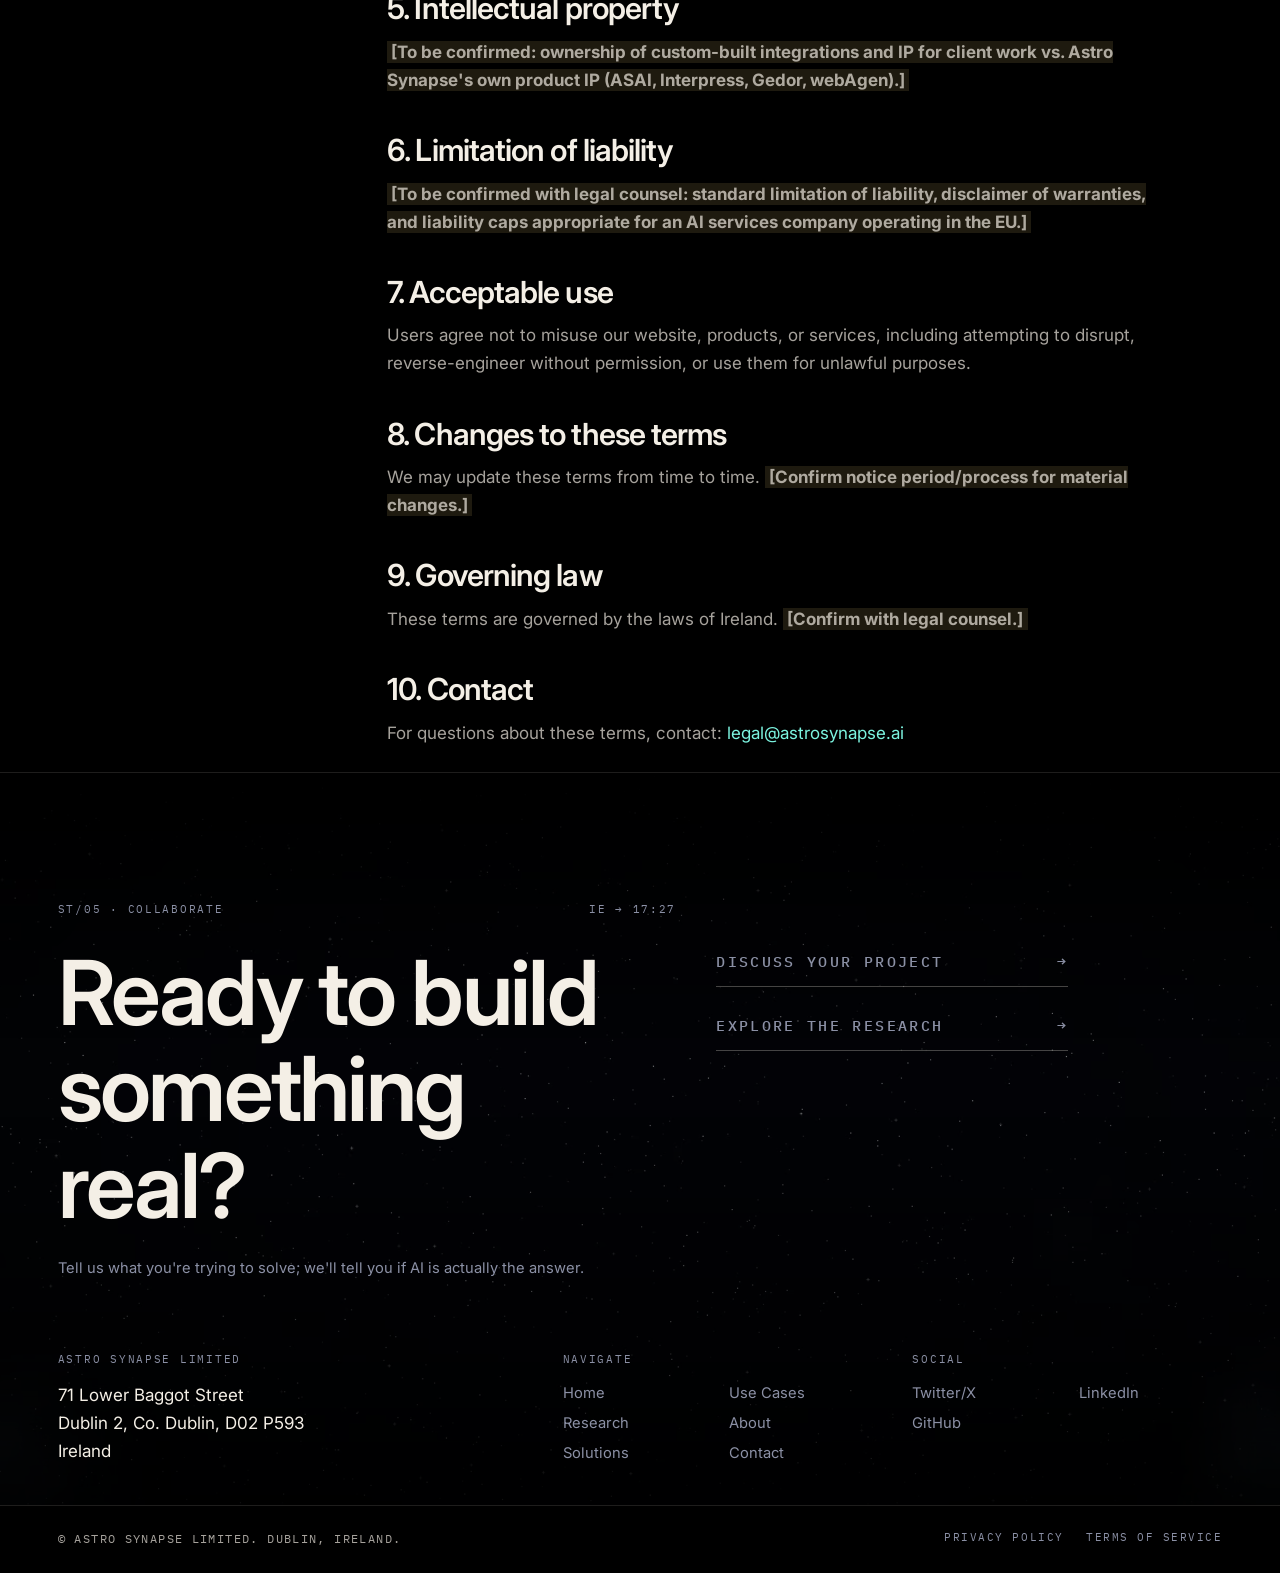
<file: terms-of-service.html>
<!doctype html>
<html lang="en">
<head>
<meta charset="utf-8">
<meta name="viewport" content="width=device-width, initial-scale=1">
<title>Terms of Service · Astro Synapse</title>
<meta name="description" content="Terms of Service for Astro Synapse Limited.">
<link rel="canonical" href="https://astrosynapse.ai/terms-of-service.html">
<meta property="og:type" content="website">
<meta property="og:url" content="https://astrosynapse.ai/terms-of-service.html">
<meta property="og:title" content="Terms of Service · Astro Synapse">
<meta property="og:description" content="Terms of Service for Astro Synapse Limited.">
<meta property="og:image" content="https://astrosynapse.ai/public/video/hero-space.jpg">
<meta name="twitter:card" content="summary_large_image">
<meta name="theme-color" content="#04050a">
<link rel="icon" href="public/logo/logo-white-icon.svg">
<script>document.documentElement.classList.add("js");</script>
<link rel="preconnect" href="https://fonts.googleapis.com">
<link rel="preconnect" href="https://fonts.gstatic.com" crossorigin>
<link href="https://api.fontshare.com/v2/css?f[]=satoshi@400,500,700,900&display=swap" rel="stylesheet">
<link href="https://fonts.googleapis.com/css2?family=Inter:wght@400;500;600;700&family=IBM+Plex+Mono:wght@400;500&display=swap" rel="stylesheet">
<link rel="stylesheet" href="styles.css">
</head>
<body>
<a class="skip-link" href="#main">Skip to content</a>
<div class="fx-grain" aria-hidden="true"></div>
<div class="fx-vignette" aria-hidden="true"></div>

<!-- ============ HEADER ============ -->
<header class="site-header" id="header">
  <div class="wrap site-header__inner">
    <a class="brand" href="index.html" aria-label="Astro Synapse home">
      <svg class="brand__mark" viewBox="0 0 39 34" width="32" height="28" aria-hidden="true" focusable="false"><path fill="currentColor" d="M13.5 .5h13l12 21h-13zM6.5 11.5h14l-7 10-7 11-6.5-11zM13.5 22.5h13l6 11h-13z"/></svg>
      <span>Astro Synapse</span><span class="brand__code">ST/07</span>
    </a>
    <div class="hdr-actions">
      <a class="btn btn--nav is-solid" href="contact.html">Let's talk</a>
      <button class="btn btn--nav" id="menuBtn" aria-expanded="false" aria-controls="menu"><span id="menuLbl">Menu</span><span class="burger" aria-hidden="true"><i></i><i></i></span></button>
    </div>
  </div>
</header>

<div class="menu" id="menu" aria-hidden="true">
  <nav aria-label="Primary">
    <a href="index.html"><span class="menu__idx">01</span>Home</a>
    <a href="research.html"><span class="menu__idx">02</span>Research</a>
    <a href="solutions.html"><span class="menu__idx">03</span>Solutions</a>
    <a href="use-cases.html"><span class="menu__idx">04</span>Use Cases</a>
    <a href="about.html"><span class="menu__idx">05</span>About</a>
    <a href="contact.html"><span class="menu__idx">06</span>Contact</a>
  </nav>
  <aside class="menu__side">
    <div><h5>Business enquiry</h5><a href="contact.html">Start a project →</a></div>
    <div><h5>Social</h5><div class="menu__row">
      <a href="https://twitter.com/astrosynapselab" target="_blank" rel="noopener">Twitter/X</a>
      <a href="https://www.linkedin.com/company/astro-synapse/" target="_blank" rel="noopener">LinkedIn</a>
      <a href="https://github.com/AstroSynapseLab" target="_blank" rel="noopener">GitHub</a>
    </div></div>
    <div><h5>Astro Synapse Limited</h5><p>71 Lower Baggot Street, Dublin 2, D02 P593, Ireland</p></div>
  </aside>
</div>

<main id="main">

<!-- ============ PAGE HERO ============ -->
<section class="page-hero">
  <div class="bgv">
    <video autoplay muted loop playsinline preload="metadata" poster="public/video/deep-space.jpg">
      <source src="public/video/deep-space.webm" type="video/webm">
      <source src="public/video/deep-space.mp4" type="video/mp4">
    </video>
  </div>
  <div class="wrap page-hero__grid">
    <div>
      <p class="kicker" data-reveal><span>07. Legal</span><span>Draft</span></p>
      <h1 data-reveal="d1">Terms of Service</h1>
      <p class="lede" data-reveal="d2">Draft — not legal advice. Placeholders are highlighted until counsel reviews this page.</p>
    </div>
    <div class="page-hero__aside" data-reveal="d3"></div>
  </div>
</section>

<section class="section legal" style="padding-top:clamp(3rem,7vw,5rem)">
  <div class="wrap two-col" style="grid-template-columns:14rem minmax(0,1fr)">
    <nav class="toc" aria-label="On this page" data-reveal><a href="#sec0">Who these terms apply to</a><a href="#sec1">Services</a><a href="#sec2">Early access and waitlist products</a><a href="#sec3">Client data and confidentiality</a><a href="#sec4">Intellectual property</a><a href="#sec5">Limitation of liability</a><a href="#sec6">Acceptable use</a><a href="#sec7">Changes to these terms</a><a href="#sec8">Governing law</a><a href="#sec9">Contact</a></nav>
    <div data-reveal="d1">
      <p class="legal-banner"><strong>Important: this is a starting draft, not legal advice.</strong> Given Astro Synapse builds client-facing AI products and processes client data, have a qualified commercial/tech lawyer review and finalise these terms, along with product-specific terms for ASAI, Interpress, and Gedor, before publishing.</p>
      <p>Last updated: <span class="legal-placeholder">[DATE]</span></p>
      <h2 id="sec0">1. Who these terms apply to</h2><p>These Terms of Service govern use of the Astro Synapse website and, where not superseded by a separate product agreement, our products (ASAI, Interpress, Gedor, webAgen) and services.</p><h2 id="sec1">2. Services</h2><p>Astro Synapse Limited ("Astro Synapse", "we", "us") provides AI research, integration, and product development services, including custom AI integrations, knowledge base and document intelligence solutions, AI systems integration, software automation, model provisioning, embedded AI team augmentation, and our own products (ASAI, Interpress, Gedor, webAgen).</p><h2 id="sec2">3. Early access and waitlist products</h2><p>ASAI, Interpress, and Gedor are offered in early access, beta, or waitlist stages. Features, availability, and pricing may change without notice, and functionality is provided "as is" during this stage. <span class="legal-placeholder">[Confirm whether a separate beta agreement should govern early access users.]</span></p><h2 id="sec3">4. Client data and confidentiality</h2><p>Where a client engagement involves processing client data (documents, business systems, knowledge bases), the specific terms for data handling, confidentiality, and processing are set out in a separate agreement or Data Processing Agreement, not these general terms. <span class="legal-placeholder">[Confirm this cross-reference before publishing.]</span></p><h2 id="sec4">5. Intellectual property</h2><p><span class="legal-placeholder">[To be confirmed: ownership of custom-built integrations and IP for client work vs. Astro Synapse's own product IP (ASAI, Interpress, Gedor, webAgen).]</span></p><h2 id="sec5">6. Limitation of liability</h2><p><span class="legal-placeholder">[To be confirmed with legal counsel: standard limitation of liability, disclaimer of warranties, and liability caps appropriate for an AI services company operating in the EU.]</span></p><h2 id="sec6">7. Acceptable use</h2><p>Users agree not to misuse our website, products, or services, including attempting to disrupt, reverse-engineer without permission, or use them for unlawful purposes.</p><h2 id="sec7">8. Changes to these terms</h2><p>We may update these terms from time to time. <span class="legal-placeholder">[Confirm notice period/process for material changes.]</span></p><h2 id="sec8">9. Governing law</h2><p>These terms are governed by the laws of Ireland. <span class="legal-placeholder">[Confirm with legal counsel.]</span></p><h2 id="sec9">10. Contact</h2><p>For questions about these terms, contact: <a href="mailto:legal@astrosynapse.ai">legal@astrosynapse.ai</a></p>
    </div>
  </div>
</section>


<!-- ============ CONTACT + FOOTER ============ -->
<footer class="site-footer" id="contact">
  <div class="bgv">
    <video autoplay muted loop playsinline preload="metadata" poster="public/video/deep-space.jpg">
      <source src="public/video/deep-space.webm" type="video/webm">
      <source src="public/video/deep-space.mp4" type="video/mp4">
    </video>
  </div>
  <div class="wrap site-footer__inner">
    <div class="cta">
      <div>
        <div class="cta__lbl"><span>ST/05 · Collaborate</span><span id="clock">IE → --:--</span></div>
        <h2 data-reveal>Ready to build something real?</h2>
        <p class="lede" data-reveal="d1">Tell us what you're trying to solve; we'll tell you if AI is actually the answer.</p>
      </div>
      <div class="cta__links">
        <a class="ulink" href="contact.html" data-reveal>Discuss your project <span class="arr">→</span></a>
        <a class="ulink" href="research.html" data-reveal="d1">Explore the research <span class="arr">→</span></a>
      </div>
    </div>
    <div class="site-footer__grid">
      <div><h5>Astro Synapse Limited</h5><address class="address">71 Lower Baggot Street<br>Dublin 2, Co. Dublin, D02 P593<br>Ireland</address></div>
      <div><h5>Navigate</h5><div class="two">
        <a href="index.html">Home</a><a href="use-cases.html">Use Cases</a>
        <a href="research.html">Research</a><a href="about.html">About</a>
        <a href="solutions.html">Solutions</a><a href="contact.html">Contact</a>
      </div></div>
      <div><h5>Social</h5><div class="two">
        <a href="https://twitter.com/astrosynapselab" target="_blank" rel="noopener">Twitter/X</a>
        <a href="https://www.linkedin.com/company/astro-synapse/" target="_blank" rel="noopener">LinkedIn</a>
        <a href="https://github.com/AstroSynapseLab" target="_blank" rel="noopener">GitHub</a>
      </div></div>
    </div>
  </div>
</footer>
<div class="legal">
  <p class="copyright">© Astro Synapse Limited. Dublin, Ireland.</p>
  <div class="legal__row"><a href="privacy-policy.html">Privacy Policy</a><a href="terms-of-service.html">Terms of Service</a></div>
</div>

</main>

<script src="main.js"></script>
</body>
</html>
</file>
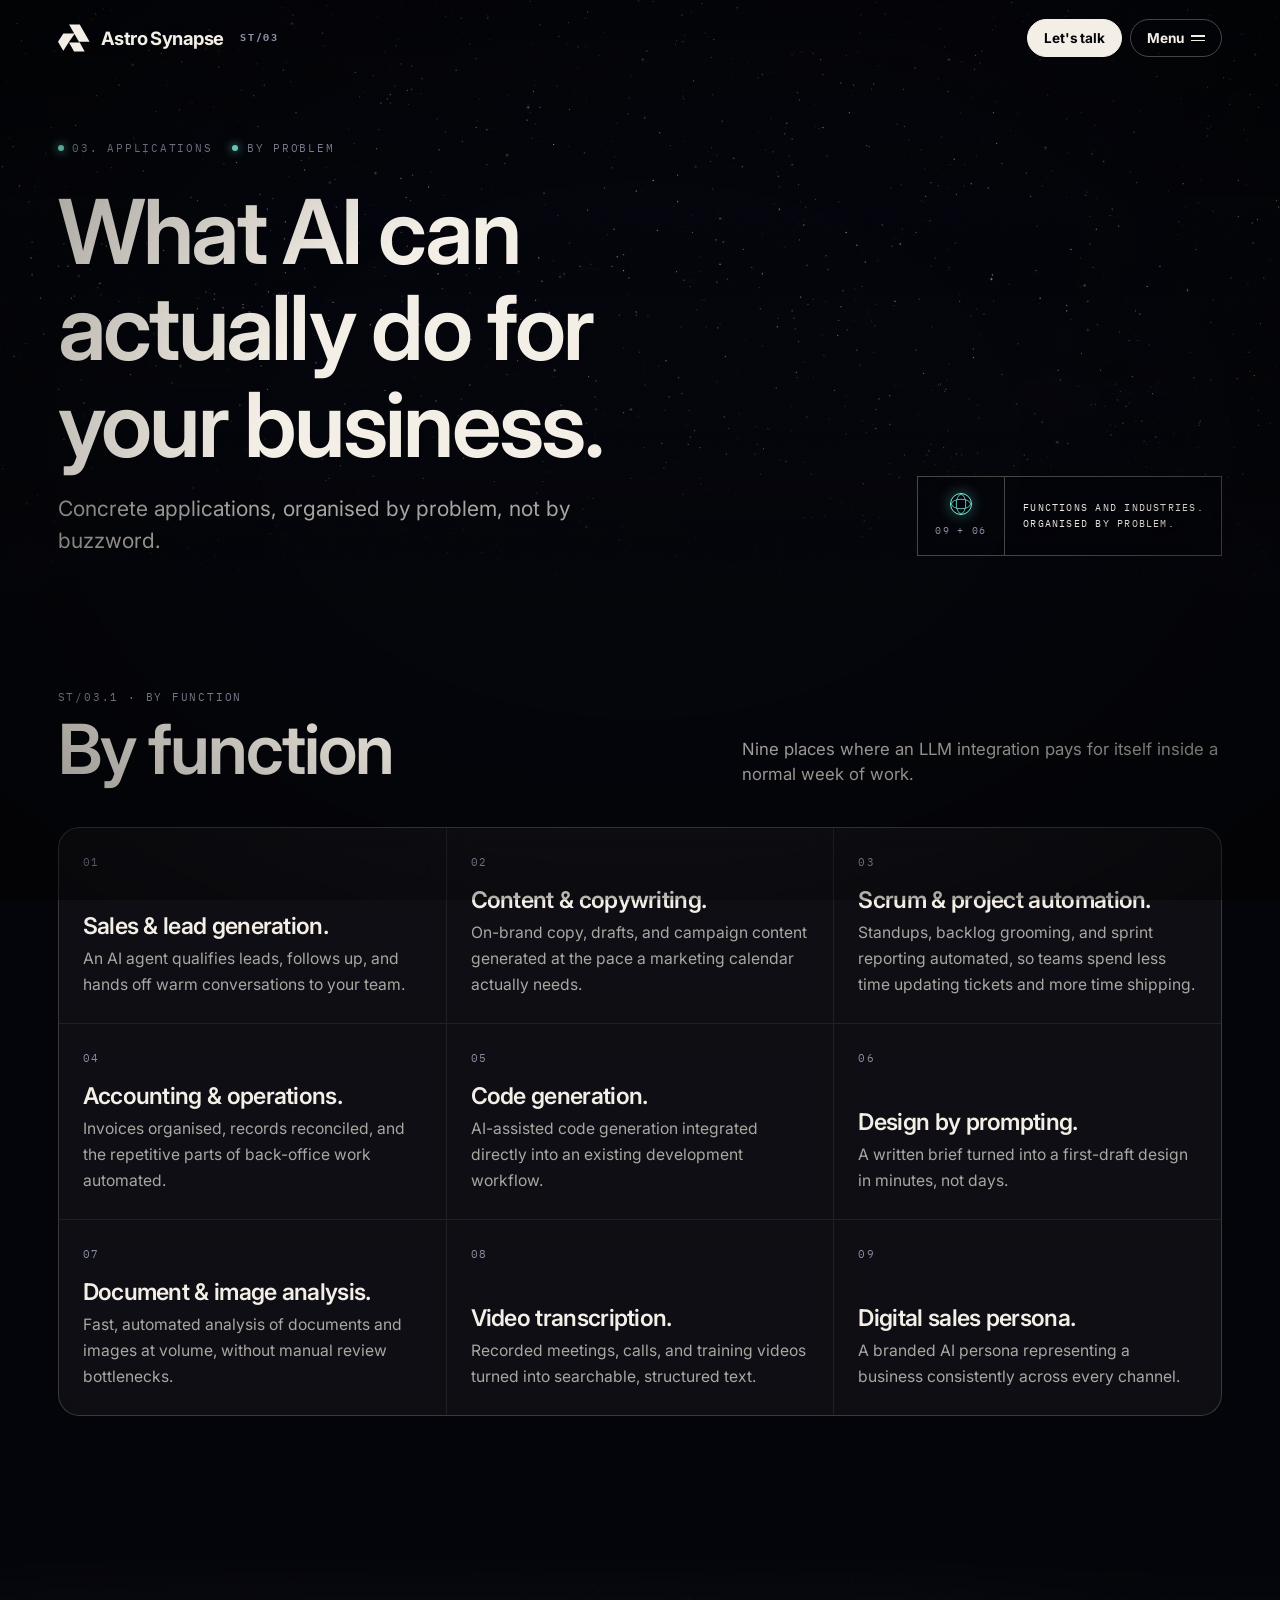
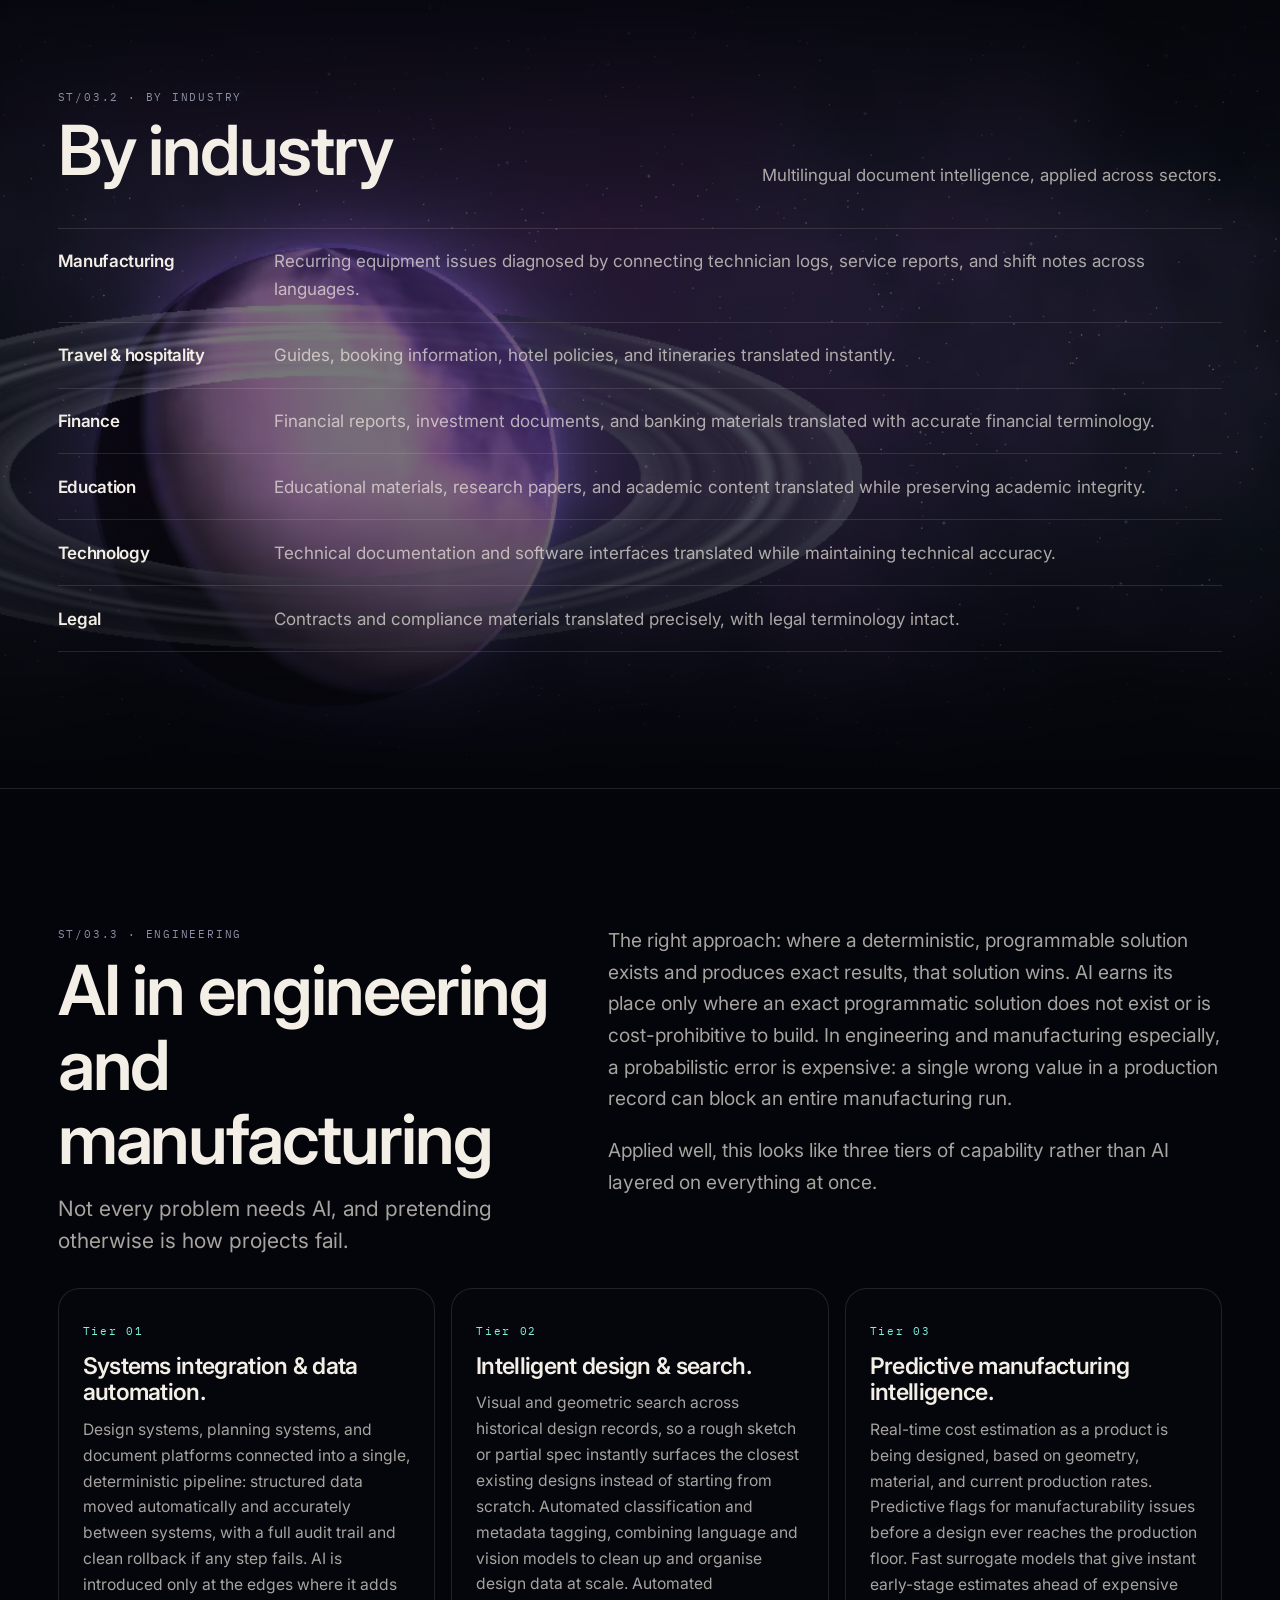
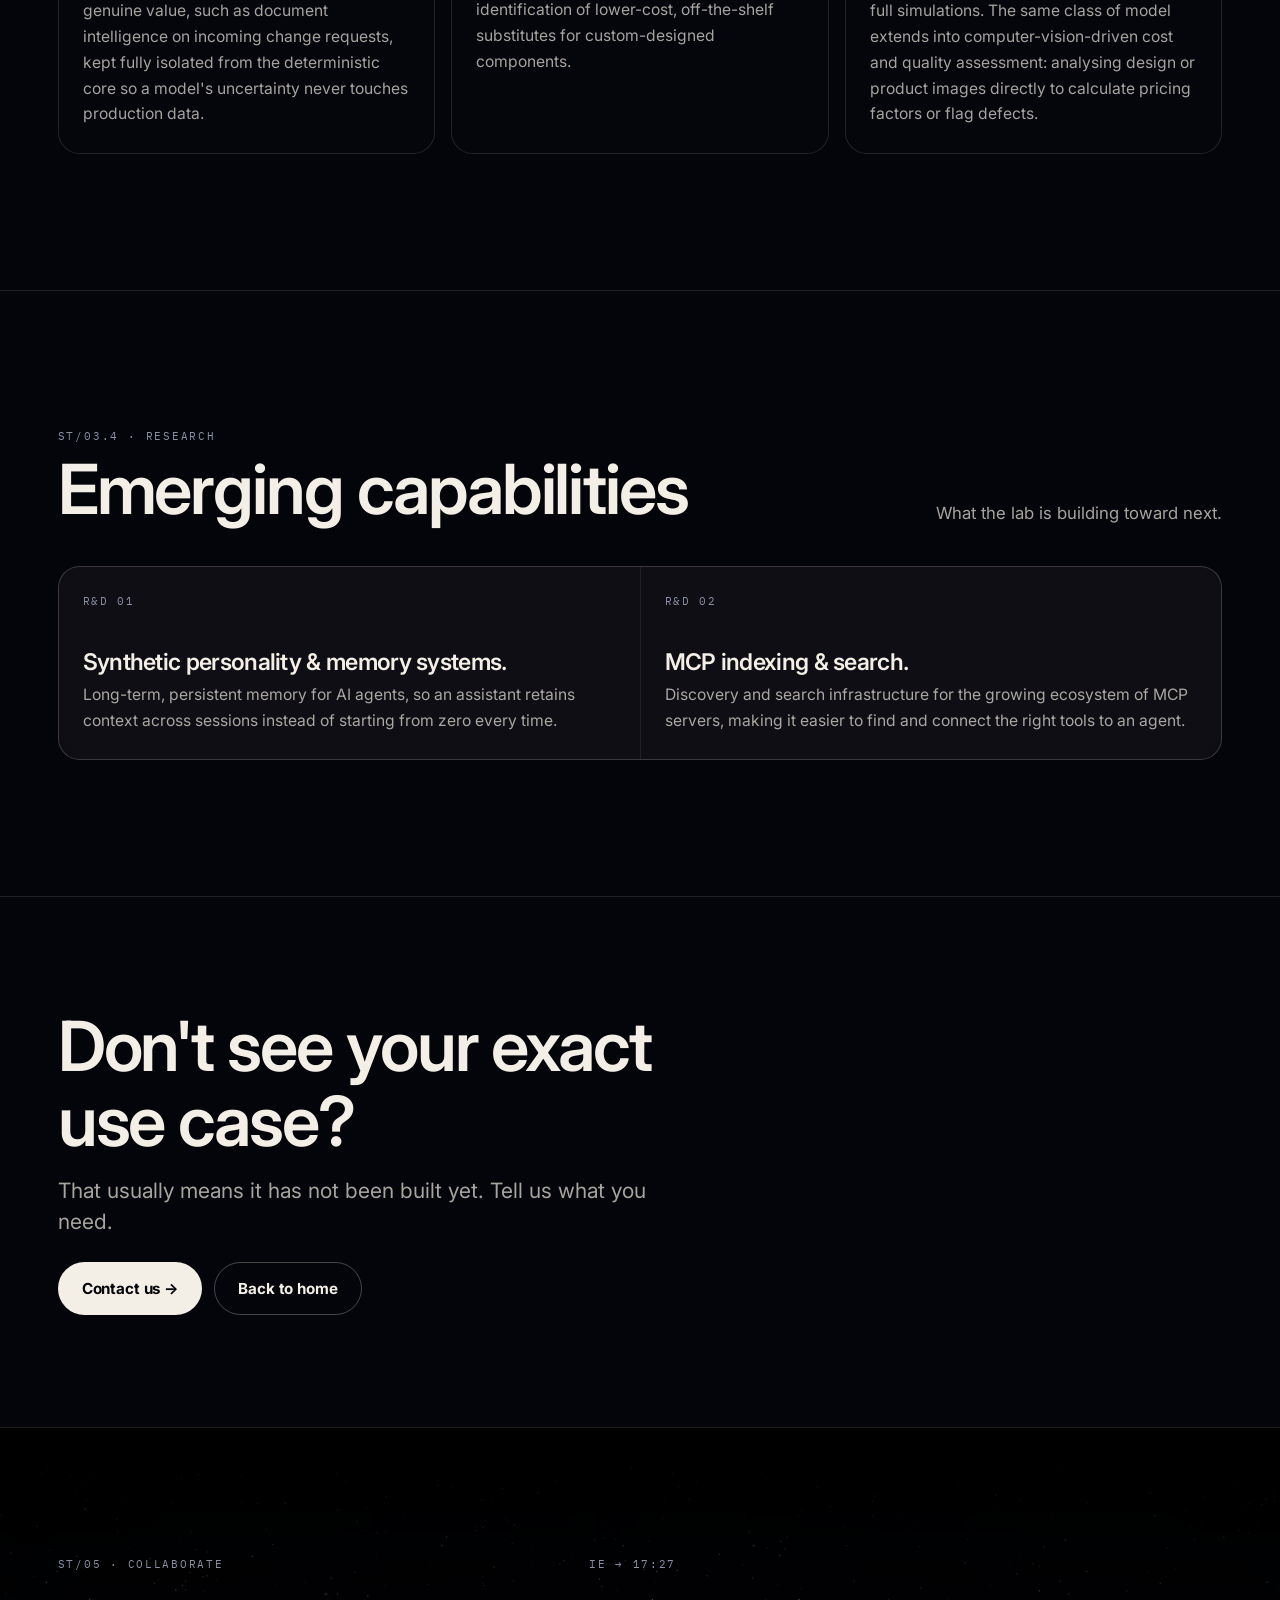
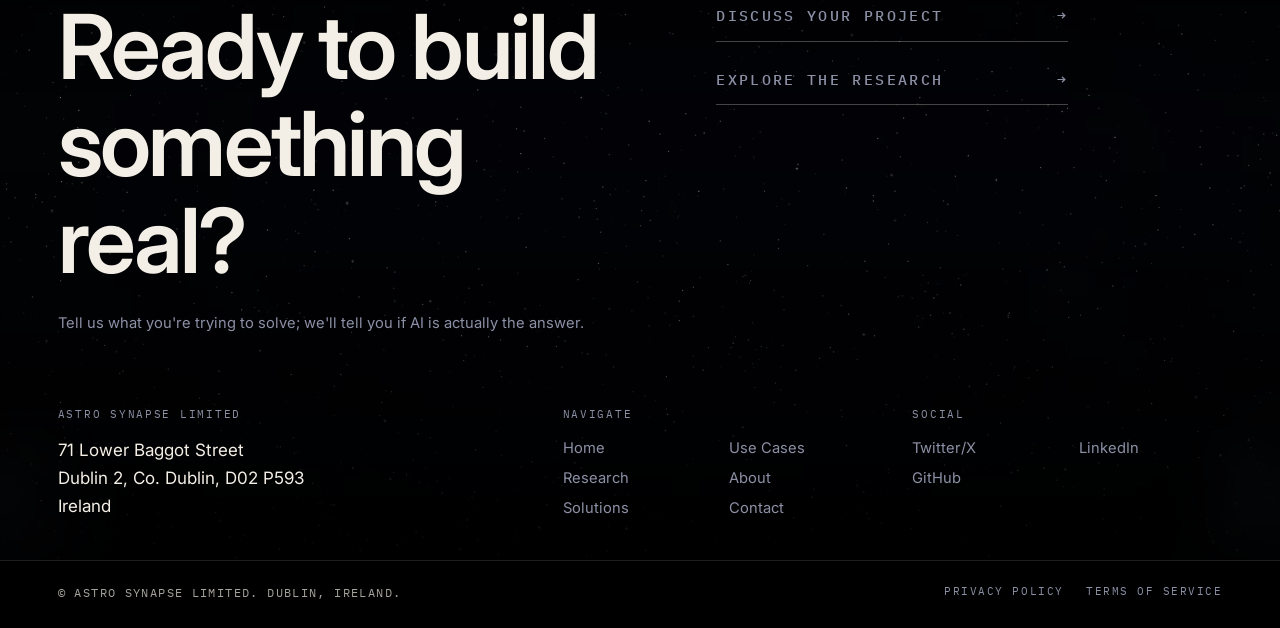
<file: use-cases.html>
<!doctype html>
<html lang="en">
<head>
<meta charset="utf-8">
<meta name="viewport" content="width=device-width, initial-scale=1">
<title>Use Cases · Astro Synapse</title>
<meta name="description" content="Concrete AI applications, organised by problem, not by buzzword: sales, content, manufacturing, engineering, and emerging agent capabilities.">
<link rel="canonical" href="https://astrosynapse.ai/use-cases.html">
<meta property="og:type" content="website">
<meta property="og:url" content="https://astrosynapse.ai/use-cases.html">
<meta property="og:title" content="Use Cases · Astro Synapse">
<meta property="og:description" content="Concrete AI applications, organised by problem, not by buzzword: sales, content, manufacturing, engineering, and emerging agent capabilities.">
<meta property="og:image" content="https://astrosynapse.ai/public/video/deep-space.jpg">
<meta name="twitter:card" content="summary_large_image">
<meta name="theme-color" content="#04050a">
<link rel="icon" href="public/logo/logo-white-icon.svg">
<script>document.documentElement.classList.add("js");</script>
<link rel="preconnect" href="https://fonts.googleapis.com">
<link rel="preconnect" href="https://fonts.gstatic.com" crossorigin>
<link href="https://api.fontshare.com/v2/css?f[]=satoshi@400,500,700,900&display=swap" rel="stylesheet">
<link href="https://fonts.googleapis.com/css2?family=Inter:wght@400;500;600;700&family=IBM+Plex+Mono:wght@400;500&display=swap" rel="stylesheet">
<link rel="stylesheet" href="styles.css">
</head>
<body>
<a class="skip-link" href="#main">Skip to content</a>
<div class="fx-grain" aria-hidden="true"></div>
<div class="fx-vignette" aria-hidden="true"></div>

<!-- ============ HEADER ============ -->
<header class="site-header" id="header">
  <div class="wrap site-header__inner">
    <a class="brand" href="index.html" aria-label="Astro Synapse home">
      <svg class="brand__mark" viewBox="0 0 39 34" width="32" height="28" aria-hidden="true" focusable="false"><path fill="currentColor" d="M13.5 .5h13l12 21h-13zM6.5 11.5h14l-7 10-7 11-6.5-11zM13.5 22.5h13l6 11h-13z"/></svg>
      <span>Astro Synapse</span><span class="brand__code">ST/03</span>
    </a>
    <div class="hdr-actions">
      <a class="btn btn--nav is-solid" href="contact.html">Let's talk</a>
      <button class="btn btn--nav" id="menuBtn" aria-expanded="false" aria-controls="menu"><span id="menuLbl">Menu</span><span class="burger" aria-hidden="true"><i></i><i></i></span></button>
    </div>
  </div>
</header>

<div class="menu" id="menu" aria-hidden="true">
  <nav aria-label="Primary">
    <a href="index.html"><span class="menu__idx">01</span>Home</a>
    <a href="research.html"><span class="menu__idx">02</span>Research</a>
    <a href="solutions.html"><span class="menu__idx">03</span>Solutions</a>
    <a href="use-cases.html" aria-current="page"><span class="menu__idx">04</span>Use Cases</a>
    <a href="about.html"><span class="menu__idx">05</span>About</a>
    <a href="contact.html"><span class="menu__idx">06</span>Contact</a>
  </nav>
  <aside class="menu__side">
    <div><h5>Business enquiry</h5><a href="contact.html">Start a project →</a></div>
    <div><h5>Social</h5><div class="menu__row">
      <a href="https://twitter.com/astrosynapselab" target="_blank" rel="noopener">Twitter/X</a>
      <a href="https://www.linkedin.com/company/astro-synapse/" target="_blank" rel="noopener">LinkedIn</a>
      <a href="https://github.com/AstroSynapseLab" target="_blank" rel="noopener">GitHub</a>
    </div></div>
    <div><h5>Astro Synapse Limited</h5><p>71 Lower Baggot Street, Dublin 2, D02 P593, Ireland</p></div>
  </aside>
</div>

<main id="main">

<!-- ============ PAGE HERO ============ -->
<section class="page-hero">
  <div class="bgv">
    <video autoplay muted loop playsinline preload="metadata" poster="public/video/deep-space.jpg">
      <source src="public/video/deep-space.webm" type="video/webm">
      <source src="public/video/deep-space.mp4" type="video/mp4">
    </video>
  </div>
  <div class="wrap page-hero__grid">
    <div>
      <p class="kicker" data-reveal><span>03. Applications</span><span>By problem</span></p>
      <h1 data-reveal="d1">What AI can actually do for your business.</h1>
      <p class="lede" data-reveal="d2">Concrete applications, organised by problem, not by buzzword.</p>
    </div>
    <div class="page-hero__aside" data-reveal="d3"><div class="hero__facts"><div><span class="globe" aria-hidden="true"></span>09 + 06</div><div>Functions and industries.<br>Organised by problem.</div></div></div>
  </div>
</section>

<section class="section" style="padding-top:clamp(3rem,7vw,5rem)">
  <div class="wrap">
    <div class="section-head"><div><p class="st-code" data-reveal>ST/03.1 · By function</p><h2 data-reveal="d1">By function</h2></div><p class="lede" data-reveal="d2">Nine places where an LLM integration pays for itself inside a normal week of work.</p></div>
    <div class="use-grid"><article class="use-item" data-reveal><span class="i">01</span><div><h3>Sales &amp; lead generation.</h3><p>An AI agent qualifies leads, follows up, and hands off warm conversations to your team.</p></div></article><article class="use-item" data-reveal><span class="i">02</span><div><h3>Content &amp; copywriting.</h3><p>On-brand copy, drafts, and campaign content generated at the pace a marketing calendar actually needs.</p></div></article><article class="use-item" data-reveal><span class="i">03</span><div><h3>Scrum &amp; project automation.</h3><p>Standups, backlog grooming, and sprint reporting automated, so teams spend less time updating tickets and more time shipping.</p></div></article><article class="use-item" data-reveal><span class="i">04</span><div><h3>Accounting &amp; operations.</h3><p>Invoices organised, records reconciled, and the repetitive parts of back-office work automated.</p></div></article><article class="use-item" data-reveal><span class="i">05</span><div><h3>Code generation.</h3><p>AI-assisted code generation integrated directly into an existing development workflow.</p></div></article><article class="use-item" data-reveal><span class="i">06</span><div><h3>Design by prompting.</h3><p>A written brief turned into a first-draft design in minutes, not days.</p></div></article><article class="use-item" data-reveal><span class="i">07</span><div><h3>Document &amp; image analysis.</h3><p>Fast, automated analysis of documents and images at volume, without manual review bottlenecks.</p></div></article><article class="use-item" data-reveal><span class="i">08</span><div><h3>Video transcription.</h3><p>Recorded meetings, calls, and training videos turned into searchable, structured text.</p></div></article><article class="use-item" data-reveal><span class="i">09</span><div><h3>Digital sales persona.</h3><p>A branded AI persona representing a business consistently across every channel.</p></div></article></div>
  </div>
</section>
<section class="facts section">
  <div class="bgv">
    <video autoplay muted loop playsinline preload="metadata" poster="public/video/ringed-planet.jpg">
      <source src="public/video/ringed-planet.webm" type="video/webm">
      <source src="public/video/ringed-planet.mp4" type="video/mp4">
    </video>
  </div>
  <div class="wrap facts__inner">
    <div class="section-head"><div><p class="st-code" data-reveal>ST/03.2 · By industry</p><h2 data-reveal="d1">By industry</h2></div><p class="lede" data-reveal="d2">Multilingual document intelligence, applied across sectors.</p></div>
    <ul class="industry-list" data-reveal><li><strong>Manufacturing</strong><span>Recurring equipment issues diagnosed by connecting technician logs, service reports, and shift notes across languages.</span></li><li><strong>Travel &amp; hospitality</strong><span>Guides, booking information, hotel policies, and itineraries translated instantly.</span></li><li><strong>Finance</strong><span>Financial reports, investment documents, and banking materials translated with accurate financial terminology.</span></li><li><strong>Education</strong><span>Educational materials, research papers, and academic content translated while preserving academic integrity.</span></li><li><strong>Technology</strong><span>Technical documentation and software interfaces translated while maintaining technical accuracy.</span></li><li><strong>Legal</strong><span>Contracts and compliance materials translated precisely, with legal terminology intact.</span></li></ul>
  </div>
</section>
<section class="section" style="border-top:1px solid var(--line)">
  <div class="wrap">
    <div class="two-col">
      <div class="sticky" data-reveal>
        <p class="st-code">ST/03.3 · Engineering</p>
        <h2 style="margin-top:.6rem">AI in engineering and manufacturing</h2>
        <p class="lede" style="margin-top:1rem">Not every problem needs AI, and pretending otherwise is how projects fail.</p>
      </div>
      <div class="prose" data-reveal="d1">
        <p>The right approach: where a deterministic, programmable solution exists and produces exact results, that solution wins. AI earns its place only where an exact programmatic solution does not exist or is cost-prohibitive to build. In engineering and manufacturing especially, a probabilistic error is expensive: a single wrong value in a production record can block an entire manufacturing run.</p>
        <p>Applied well, this looks like three tiers of capability rather than AI layered on everything at once.</p>
      </div>
    </div>
    <div class="tiers">
      <div class="tier" data-reveal><span class="i">Tier 01</span><h3>Systems integration &amp; data automation.</h3><p>Design systems, planning systems, and document platforms connected into a single, deterministic pipeline: structured data moved automatically and accurately between systems, with a full audit trail and clean rollback if any step fails. AI is introduced only at the edges where it adds genuine value, such as document intelligence on incoming change requests, kept fully isolated from the deterministic core so a model's uncertainty never touches production data.</p></div>
      <div class="tier" data-reveal="d1"><span class="i">Tier 02</span><h3>Intelligent design &amp; search.</h3><p>Visual and geometric search across historical design records, so a rough sketch or partial spec instantly surfaces the closest existing designs instead of starting from scratch. Automated classification and metadata tagging, combining language and vision models to clean up and organise design data at scale. Automated identification of lower-cost, off-the-shelf substitutes for custom-designed components.</p></div>
      <div class="tier" data-reveal="d2"><span class="i">Tier 03</span><h3>Predictive manufacturing intelligence.</h3><p>Real-time cost estimation as a product is being designed, based on geometry, material, and current production rates. Predictive flags for manufacturability issues before a design ever reaches the production floor. Fast surrogate models that give instant early-stage estimates ahead of expensive full simulations. The same class of model extends into computer-vision-driven cost and quality assessment: analysing design or product images directly to calculate pricing factors or flag defects.</p></div>
    </div>
  </div>
</section>
<section class="section" style="border-top:1px solid var(--line)">
  <div class="wrap">
    <div class="section-head"><div><p class="st-code" data-reveal>ST/03.4 · Research</p><h2 data-reveal="d1">Emerging capabilities</h2></div><p class="lede" data-reveal="d2">What the lab is building toward next.</p></div>
    <div class="use-grid" style="grid-template-columns:repeat(2,minmax(0,1fr))">
      <article class="use-item" data-reveal><span class="i">R&amp;D 01</span><div><h3>Synthetic personality &amp; memory systems.</h3><p>Long-term, persistent memory for AI agents, so an assistant retains context across sessions instead of starting from zero every time.</p></div></article>
      <article class="use-item" data-reveal="d1"><span class="i">R&amp;D 02</span><div><h3>MCP indexing &amp; search.</h3><p>Discovery and search infrastructure for the growing ecosystem of MCP servers, making it easier to find and connect the right tools to an agent.</p></div></article>
    </div>
  </div>
</section>
<!-- ============ CLOSING ============ -->
<section class="closing">
  <div class="wrap" data-reveal>
    <h2>Don't see your exact use case?</h2>
    <p class="lede">That usually means it has not been built yet. Tell us what you need.</p>
    <div class="cta-row"><a class="btn btn--primary" href="contact.html">Contact us →</a><a class="btn btn--ghost" href="index.html">Back to home</a></div>
  </div>
</section>


<!-- ============ CONTACT + FOOTER ============ -->
<footer class="site-footer" id="contact">
  <div class="bgv">
    <video autoplay muted loop playsinline preload="metadata" poster="public/video/deep-space.jpg">
      <source src="public/video/deep-space.webm" type="video/webm">
      <source src="public/video/deep-space.mp4" type="video/mp4">
    </video>
  </div>
  <div class="wrap site-footer__inner">
    <div class="cta">
      <div>
        <div class="cta__lbl"><span>ST/05 · Collaborate</span><span id="clock">IE → --:--</span></div>
        <h2 data-reveal>Ready to build something real?</h2>
        <p class="lede" data-reveal="d1">Tell us what you're trying to solve; we'll tell you if AI is actually the answer.</p>
      </div>
      <div class="cta__links">
        <a class="ulink" href="contact.html" data-reveal>Discuss your project <span class="arr">→</span></a>
        <a class="ulink" href="research.html" data-reveal="d1">Explore the research <span class="arr">→</span></a>
      </div>
    </div>
    <div class="site-footer__grid">
      <div><h5>Astro Synapse Limited</h5><address class="address">71 Lower Baggot Street<br>Dublin 2, Co. Dublin, D02 P593<br>Ireland</address></div>
      <div><h5>Navigate</h5><div class="two">
        <a href="index.html">Home</a><a href="use-cases.html">Use Cases</a>
        <a href="research.html">Research</a><a href="about.html">About</a>
        <a href="solutions.html">Solutions</a><a href="contact.html">Contact</a>
      </div></div>
      <div><h5>Social</h5><div class="two">
        <a href="https://twitter.com/astrosynapselab" target="_blank" rel="noopener">Twitter/X</a>
        <a href="https://www.linkedin.com/company/astro-synapse/" target="_blank" rel="noopener">LinkedIn</a>
        <a href="https://github.com/AstroSynapseLab" target="_blank" rel="noopener">GitHub</a>
      </div></div>
    </div>
  </div>
</footer>
<div class="legal">
  <p class="copyright">© Astro Synapse Limited. Dublin, Ireland.</p>
  <div class="legal__row"><a href="privacy-policy.html">Privacy Policy</a><a href="terms-of-service.html">Terms of Service</a></div>
</div>

</main>

<script src="main.js"></script>
</body>
</html>
</file>
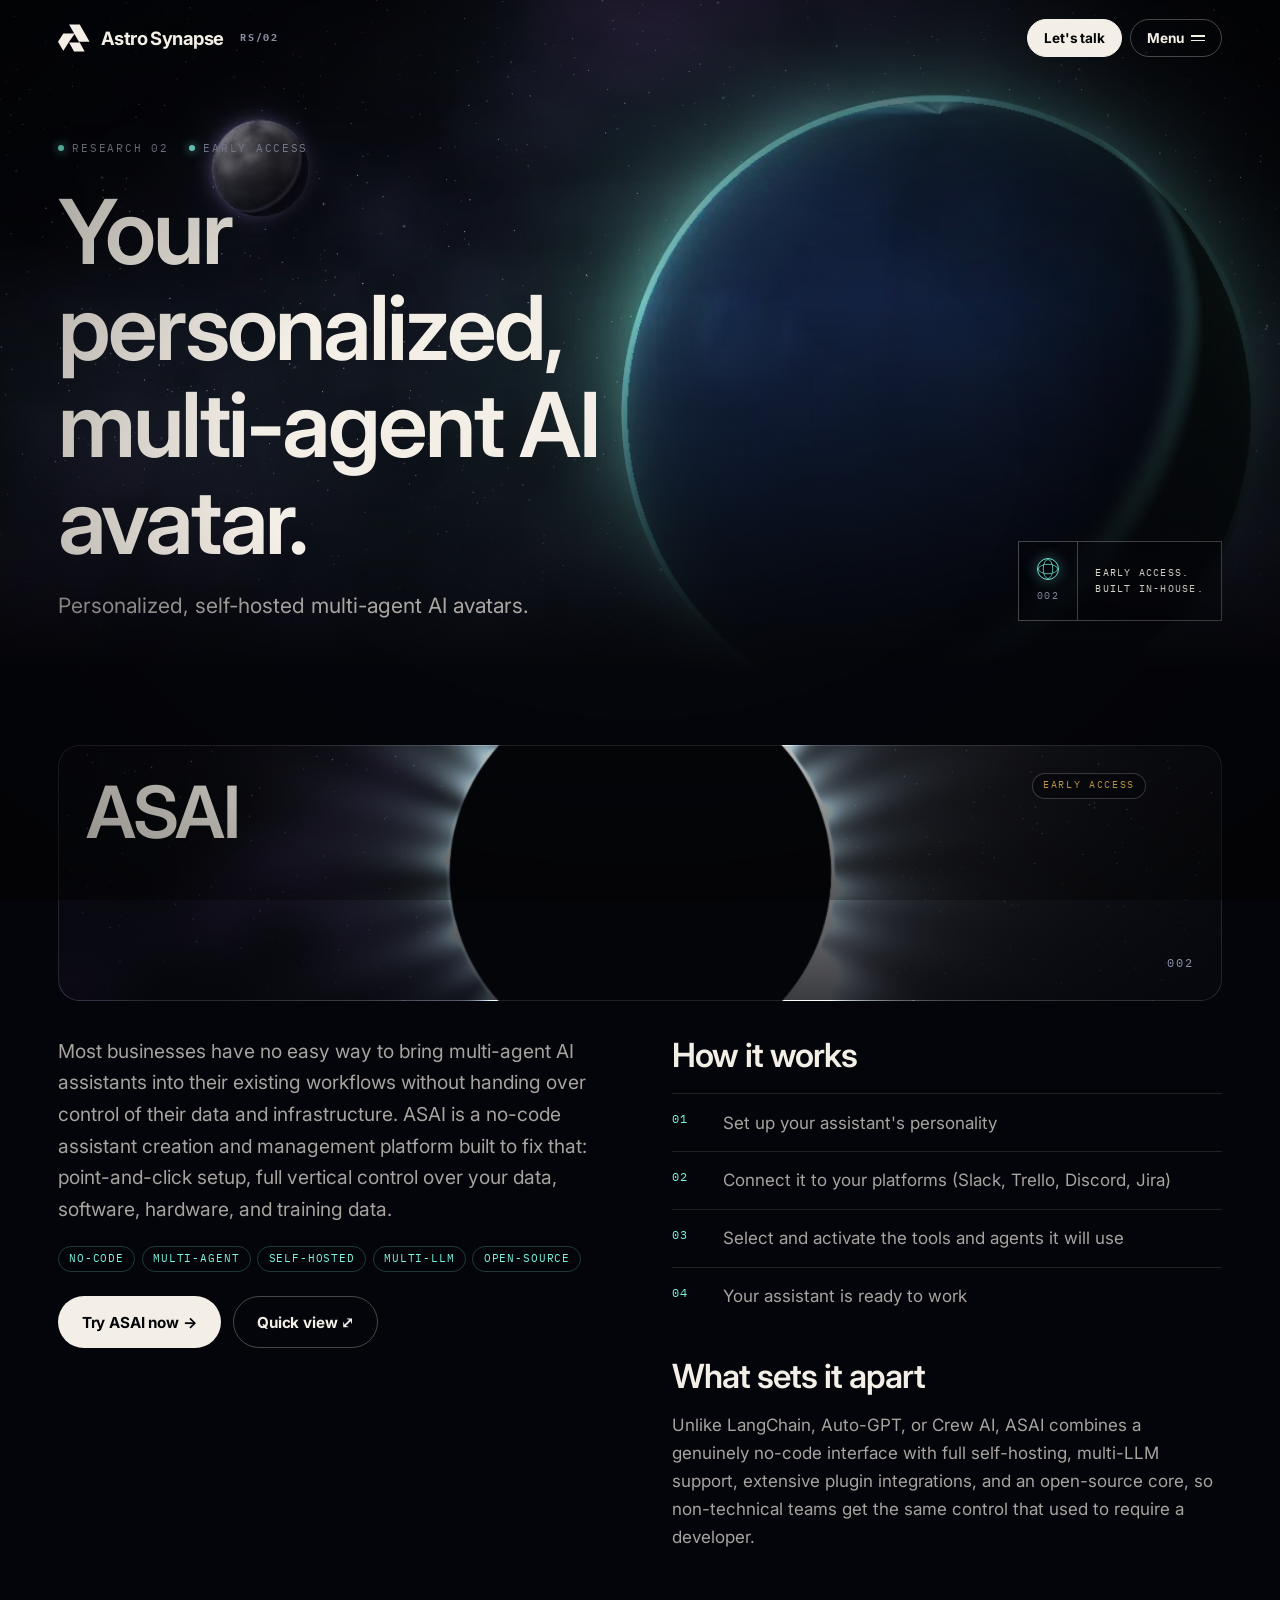
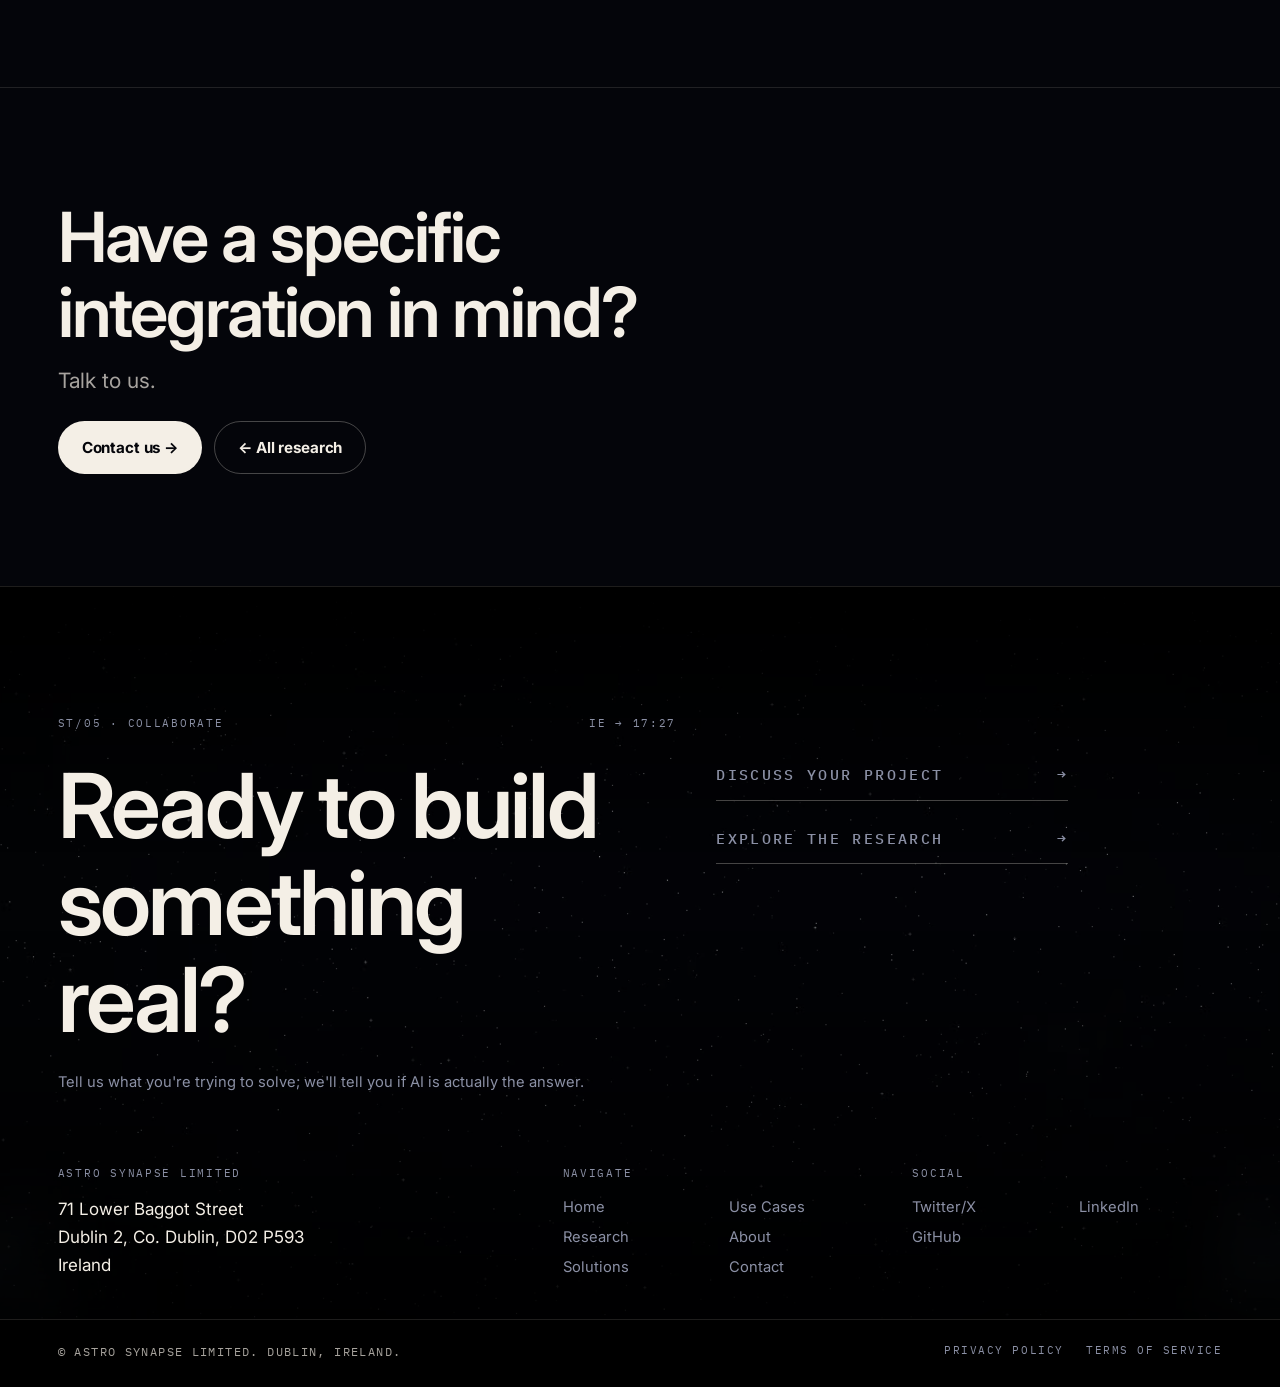
<file: research/asai.html>
<!doctype html>
<html lang="en">
<head>
<meta charset="utf-8">
<meta name="viewport" content="width=device-width, initial-scale=1">
<title>ASAI · Astro Synapse</title>
<meta name="description" content="Personalized, self-hosted multi-agent AI avatars.">
<link rel="canonical" href="https://astrosynapse.ai/research/asai.html">
<meta property="og:type" content="website">
<meta property="og:url" content="https://astrosynapse.ai/research/asai.html">
<meta property="og:title" content="ASAI · Astro Synapse">
<meta property="og:description" content="Personalized, self-hosted multi-agent AI avatars.">
<meta property="og:image" content="https://astrosynapse.ai/public/cards/products-eclipse.jpg">
<meta name="twitter:card" content="summary_large_image">
<meta name="theme-color" content="#04050a">
<link rel="icon" href="../public/logo/logo-white-icon.svg">
<script>document.documentElement.classList.add("js");</script>
<link rel="preconnect" href="https://fonts.googleapis.com">
<link rel="preconnect" href="https://fonts.gstatic.com" crossorigin>
<link href="https://api.fontshare.com/v2/css?f[]=satoshi@400,500,700,900&display=swap" rel="stylesheet">
<link href="https://fonts.googleapis.com/css2?family=Inter:wght@400;500;600;700&family=IBM+Plex+Mono:wght@400;500&display=swap" rel="stylesheet">
<link rel="stylesheet" href="../styles.css">
</head>
<body>
<a class="skip-link" href="#main">Skip to content</a>
<div class="fx-grain" aria-hidden="true"></div>
<div class="fx-vignette" aria-hidden="true"></div>

<!-- ============ HEADER ============ -->
<header class="site-header" id="header">
  <div class="wrap site-header__inner">
    <a class="brand" href="../index.html" aria-label="Astro Synapse home">
      <svg class="brand__mark" viewBox="0 0 39 34" width="32" height="28" aria-hidden="true" focusable="false"><path fill="currentColor" d="M13.5 .5h13l12 21h-13zM6.5 11.5h14l-7 10-7 11-6.5-11zM13.5 22.5h13l6 11h-13z"/></svg>
      <span>Astro Synapse</span><span class="brand__code">RS/02</span>
    </a>
    <div class="hdr-actions">
      <a class="btn btn--nav is-solid" href="../contact.html">Let's talk</a>
      <button class="btn btn--nav" id="menuBtn" aria-expanded="false" aria-controls="menu"><span id="menuLbl">Menu</span><span class="burger" aria-hidden="true"><i></i><i></i></span></button>
    </div>
  </div>
</header>

<div class="menu" id="menu" aria-hidden="true">
  <nav aria-label="Primary">
    <a href="../index.html"><span class="menu__idx">01</span>Home</a>
    <a href="../research.html" aria-current="page"><span class="menu__idx">02</span>Research</a>
    <a href="../solutions.html"><span class="menu__idx">03</span>Solutions</a>
    <a href="../use-cases.html"><span class="menu__idx">04</span>Use Cases</a>
    <a href="../about.html"><span class="menu__idx">05</span>About</a>
    <a href="../contact.html"><span class="menu__idx">06</span>Contact</a>
  </nav>
  <aside class="menu__side">
    <div><h5>Business enquiry</h5><a href="../contact.html">Start a project →</a></div>
    <div><h5>Social</h5><div class="menu__row">
      <a href="https://twitter.com/astrosynapselab" target="_blank" rel="noopener">Twitter/X</a>
      <a href="https://www.linkedin.com/company/astro-synapse/" target="_blank" rel="noopener">LinkedIn</a>
      <a href="https://github.com/AstroSynapseLab" target="_blank" rel="noopener">GitHub</a>
    </div></div>
    <div><h5>Astro Synapse Limited</h5><p>71 Lower Baggot Street, Dublin 2, D02 P593, Ireland</p></div>
  </aside>
</div>

<main id="main">

<!-- ============ PAGE HERO ============ -->
<section class="page-hero">
  <div class="bgv">
    <video autoplay muted loop playsinline preload="metadata" poster="../public/video/hero-planet.jpg">
      <source src="../public/video/hero-planet.webm" type="video/webm">
      <source src="../public/video/hero-planet.mp4" type="video/mp4">
    </video>
  </div>
  <div class="wrap page-hero__grid">
    <div>
      <p class="kicker" data-reveal><span>Research 02</span><span>Early Access</span></p>
      <h1 data-reveal="d1">Your personalized, multi-agent AI avatar.</h1>
      <p class="lede" data-reveal="d2">Personalized, self-hosted multi-agent AI avatars.</p>
    </div>
    <div class="page-hero__aside" data-reveal="d3"><div class="hero__facts"><div><span class="globe" aria-hidden="true"></span>002</div><div>Early Access.<br>Built in-house.</div></div></div>
  </div>
</section>

<section class="section" style="padding-top:clamp(2.5rem,6vw,4.5rem)">
  <div class="wrap">
    <div class="product-banner" style="background-image:url('../public/cards/products-eclipse.jpg');background-position:left center" data-reveal>
      <div class="glow-card__top"><h2>ASAI</h2><span class="badge badge--access">Early Access</span></div>
      <span class="glow-card__num">002</span>
    </div>
    <div class="product-grid">
      <div data-reveal>
        <div class="prose"><p>Most businesses have no easy way to bring multi-agent AI assistants into their existing workflows without handing over control of their data and infrastructure. ASAI is a no-code assistant creation and management platform built to fix that: point-and-click setup, full vertical control over your data, software, hardware, and training data.</p></div>
        <ul class="pills"><li class="pill">no-code</li><li class="pill">multi-agent</li><li class="pill">self-hosted</li><li class="pill">multi-LLM</li><li class="pill">open-source</li></ul>
        <div class="cta-row"><a class="btn btn--primary" href="https://asai.astrosynapse.ai/" target="_blank" rel="noopener">Try ASAI now →</a><button class="btn btn--ghost" type="button" data-open-product="asai">Quick view ⤢</button></div>
      </div>
      <div data-reveal="d1"><h3 style="margin-top:0">How it works</h3><ol class="steps"><li>Set up your assistant's personality</li><li>Connect it to your platforms (Slack, Trello, Discord, Jira)</li><li>Select and activate the tools and agents it will use</li><li>Your assistant is ready to work</li></ol>
      <h3 style="margin-top:2rem">What sets it apart</h3><p style="color:var(--cream-dim)">Unlike LangChain, Auto-GPT, or Crew AI, ASAI combines a genuinely no-code interface with full self-hosting, multi-LLM support, extensive plugin integrations, and an open-source core, so non-technical teams get the same control that used to require a developer.</p></div>
    </div>
  </div>
</section>
<!-- ============ CLOSING ============ -->
<section class="closing">
  <div class="wrap" data-reveal>
    <h2>Have a specific integration in mind?</h2>
    <p class="lede">Talk to us.</p>
    <div class="cta-row"><a class="btn btn--primary" href="../contact.html">Contact us →</a><a class="btn btn--ghost" href="../research.html">← All research</a></div>
  </div>
</section>

<!-- ============ EXPANDING PRODUCT PANEL ============ -->
<div class="xp" id="xp" role="dialog" aria-modal="true" aria-labelledby="xpTitle" hidden>
  <div class="xp__bg" data-xp-close></div>
  <div class="xp__panel">
    <button class="xp__close" type="button" aria-label="Close" data-xp-close>×</button>
    <div class="xp__inner">
      <div class="xp__left">
        <div>
          <div class="xp__meta wipe" style="--d:.05s"><span class="st-code" id="xpIdx">001</span><span class="badge" id="xpBadge">Live</span></div>
          <h3 class="wipe" id="xpTitle" style="--d:.12s">ASAI</h3>
          <p class="wipe" id="xpDesc" style="--d:.2s"></p>
        </div>
        <div class="xp__cta wipe" style="--d:.55s"><a class="btn btn--primary" id="xpLink" href="#">Open</a><a class="btn btn--ghost" id="xpPage" href="#">Full project →</a></div>
      </div>
      <div class="xp__tiles" id="xpTiles"></div>
    </div>
  </div>
</div>


<!-- ============ CONTACT + FOOTER ============ -->
<footer class="site-footer" id="contact">
  <div class="bgv">
    <video autoplay muted loop playsinline preload="metadata" poster="../public/video/deep-space.jpg">
      <source src="../public/video/deep-space.webm" type="video/webm">
      <source src="../public/video/deep-space.mp4" type="video/mp4">
    </video>
  </div>
  <div class="wrap site-footer__inner">
    <div class="cta">
      <div>
        <div class="cta__lbl"><span>ST/05 · Collaborate</span><span id="clock">IE → --:--</span></div>
        <h2 data-reveal>Ready to build something real?</h2>
        <p class="lede" data-reveal="d1">Tell us what you're trying to solve; we'll tell you if AI is actually the answer.</p>
      </div>
      <div class="cta__links">
        <a class="ulink" href="../contact.html" data-reveal>Discuss your project <span class="arr">→</span></a>
        <a class="ulink" href="../research.html" data-reveal="d1">Explore the research <span class="arr">→</span></a>
      </div>
    </div>
    <div class="site-footer__grid">
      <div><h5>Astro Synapse Limited</h5><address class="address">71 Lower Baggot Street<br>Dublin 2, Co. Dublin, D02 P593<br>Ireland</address></div>
      <div><h5>Navigate</h5><div class="two">
        <a href="../index.html">Home</a><a href="../use-cases.html">Use Cases</a>
        <a href="../research.html">Research</a><a href="../about.html">About</a>
        <a href="../solutions.html">Solutions</a><a href="../contact.html">Contact</a>
      </div></div>
      <div><h5>Social</h5><div class="two">
        <a href="https://twitter.com/astrosynapselab" target="_blank" rel="noopener">Twitter/X</a>
        <a href="https://www.linkedin.com/company/astro-synapse/" target="_blank" rel="noopener">LinkedIn</a>
        <a href="https://github.com/AstroSynapseLab" target="_blank" rel="noopener">GitHub</a>
      </div></div>
    </div>
  </div>
</footer>
<div class="legal">
  <p class="copyright">© Astro Synapse Limited. Dublin, Ireland.</p>
  <div class="legal__row"><a href="../privacy-policy.html">Privacy Policy</a><a href="../terms-of-service.html">Terms of Service</a></div>
</div>

</main>

<script src="../main.js"></script>
</body>
</html>
</file>
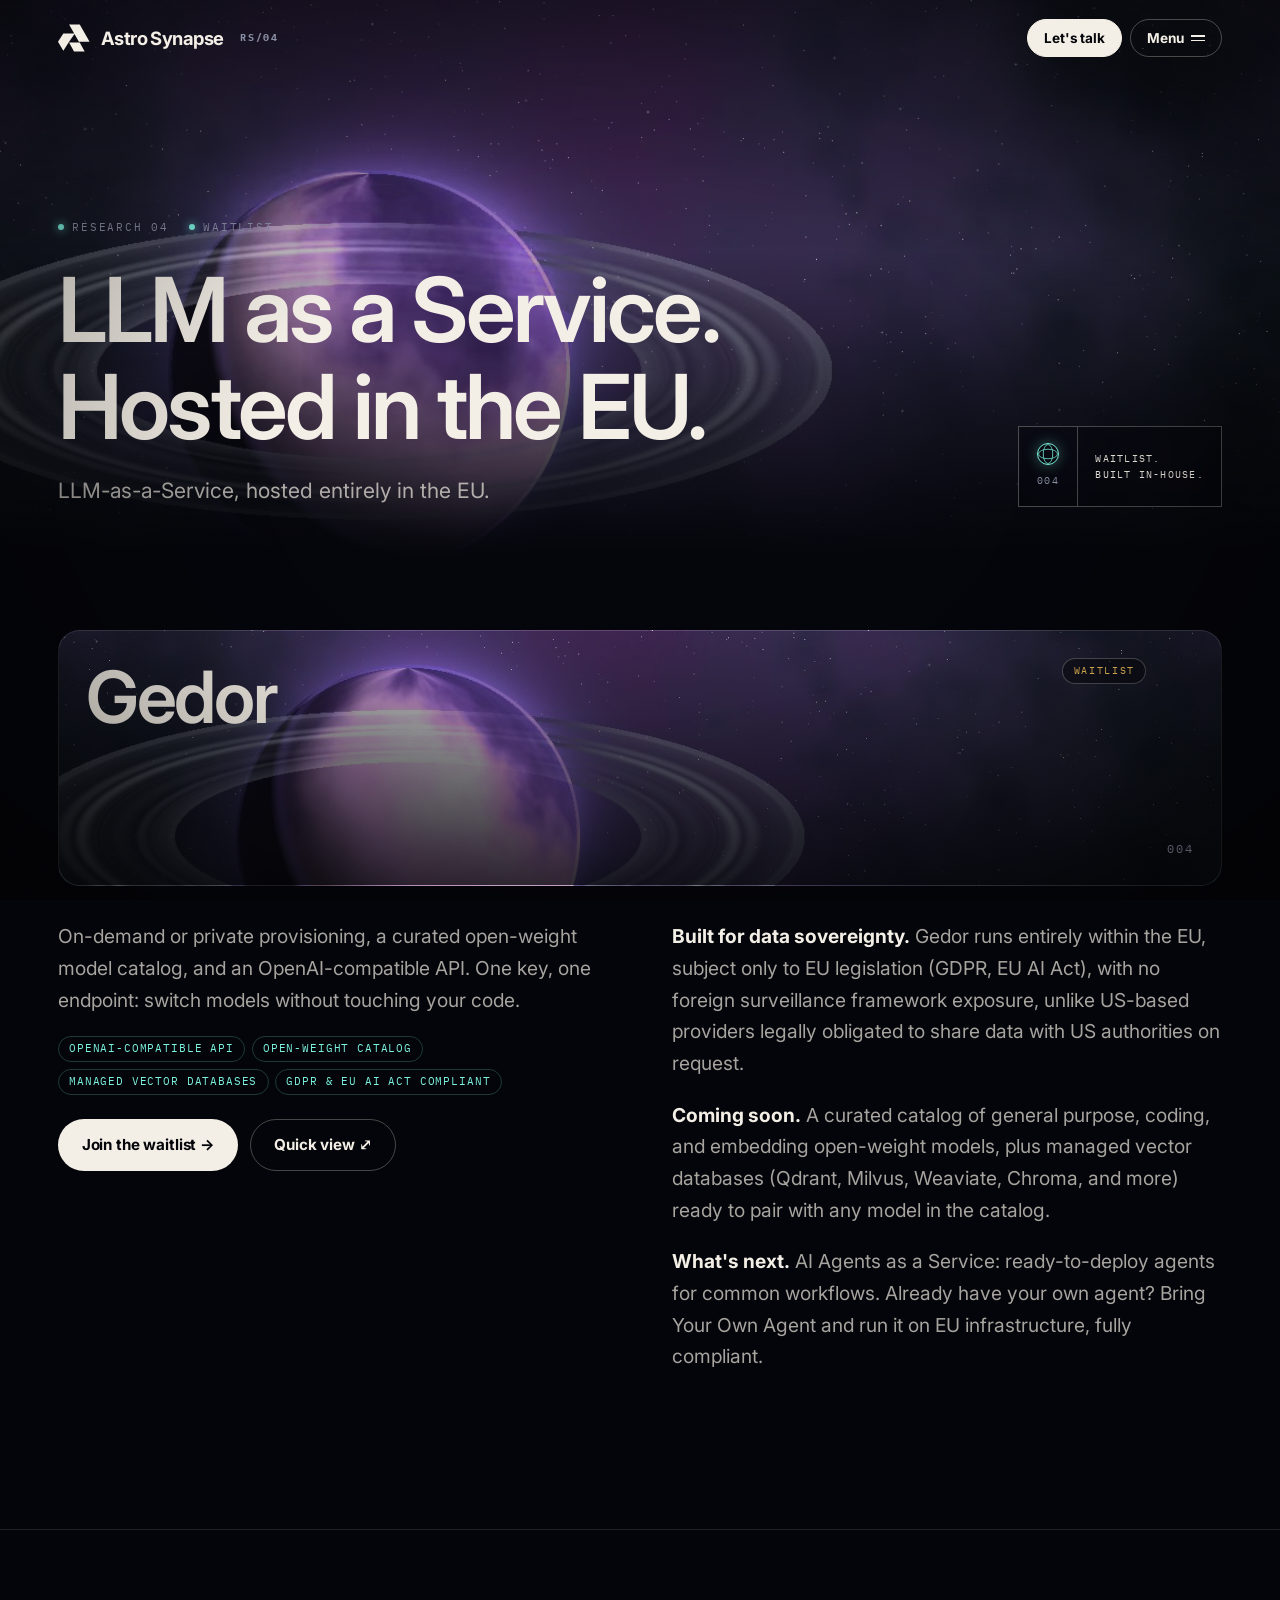
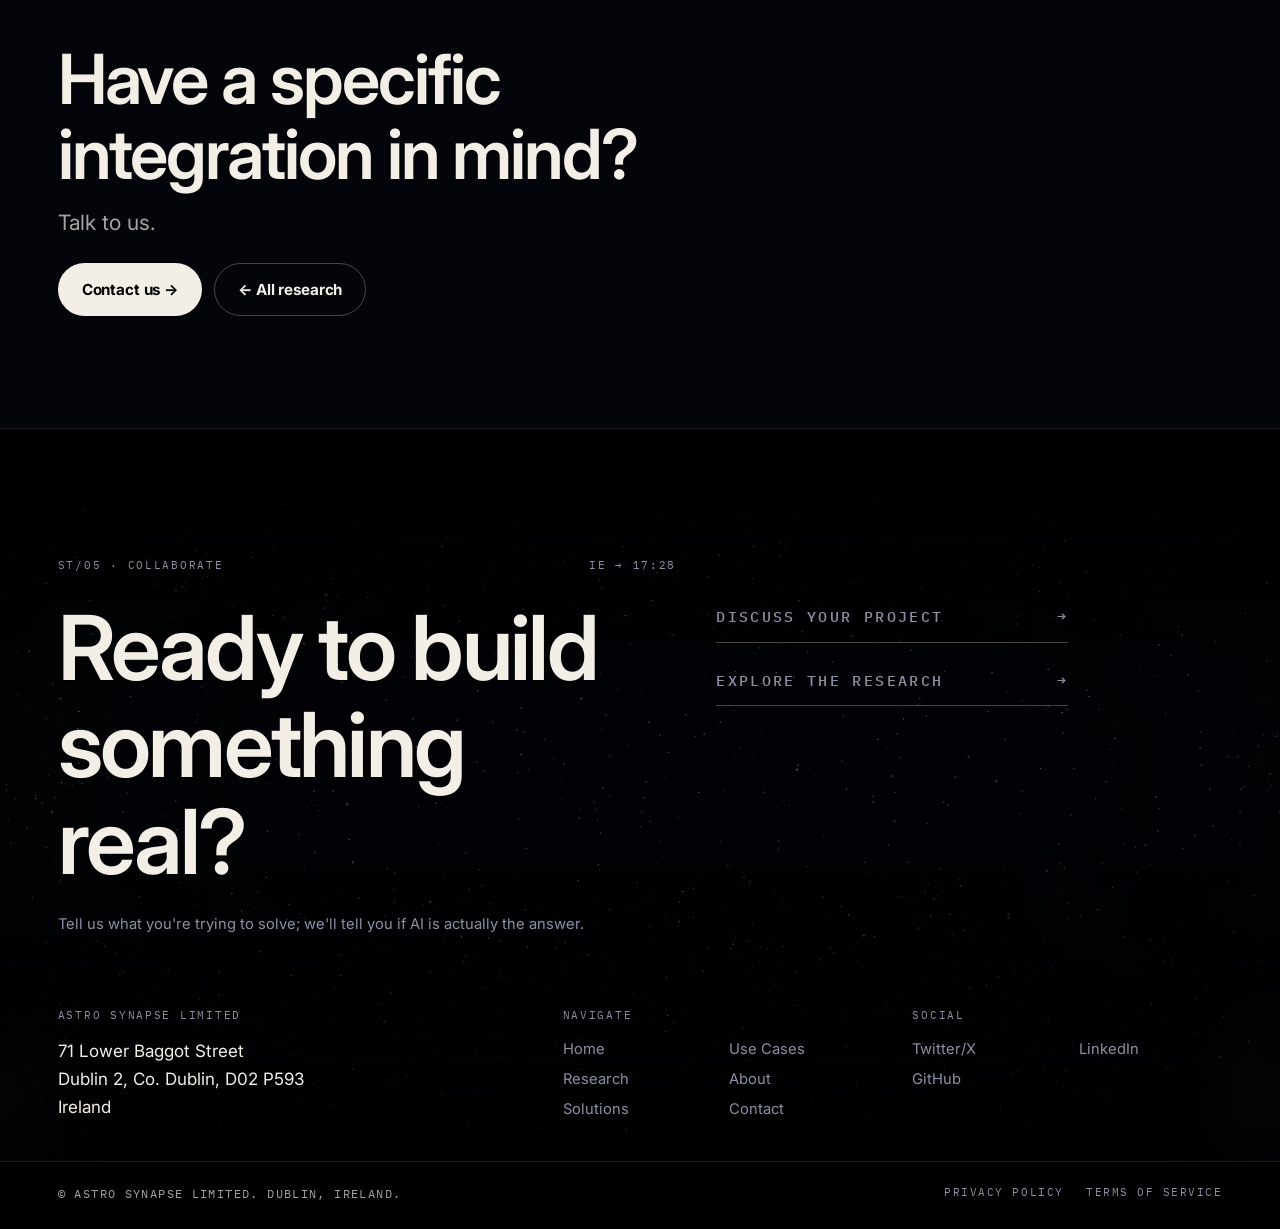
<file: research/gedor.html>
<!doctype html>
<html lang="en">
<head>
<meta charset="utf-8">
<meta name="viewport" content="width=device-width, initial-scale=1">
<title>Gedor · Astro Synapse</title>
<meta name="description" content="LLM-as-a-Service, hosted entirely in the EU.">
<link rel="canonical" href="https://astrosynapse.ai/research/gedor.html">
<meta property="og:type" content="website">
<meta property="og:url" content="https://astrosynapse.ai/research/gedor.html">
<meta property="og:title" content="Gedor · Astro Synapse">
<meta property="og:description" content="LLM-as-a-Service, hosted entirely in the EU.">
<meta property="og:image" content="https://astrosynapse.ai/public/video/ringed-planet.jpg">
<meta name="twitter:card" content="summary_large_image">
<meta name="theme-color" content="#04050a">
<link rel="icon" href="../public/logo/logo-white-icon.svg">
<script>document.documentElement.classList.add("js");</script>
<link rel="preconnect" href="https://fonts.googleapis.com">
<link rel="preconnect" href="https://fonts.gstatic.com" crossorigin>
<link href="https://api.fontshare.com/v2/css?f[]=satoshi@400,500,700,900&display=swap" rel="stylesheet">
<link href="https://fonts.googleapis.com/css2?family=Inter:wght@400;500;600;700&family=IBM+Plex+Mono:wght@400;500&display=swap" rel="stylesheet">
<link rel="stylesheet" href="../styles.css">
</head>
<body>
<a class="skip-link" href="#main">Skip to content</a>
<div class="fx-grain" aria-hidden="true"></div>
<div class="fx-vignette" aria-hidden="true"></div>

<!-- ============ HEADER ============ -->
<header class="site-header" id="header">
  <div class="wrap site-header__inner">
    <a class="brand" href="../index.html" aria-label="Astro Synapse home">
      <svg class="brand__mark" viewBox="0 0 39 34" width="32" height="28" aria-hidden="true" focusable="false"><path fill="currentColor" d="M13.5 .5h13l12 21h-13zM6.5 11.5h14l-7 10-7 11-6.5-11zM13.5 22.5h13l6 11h-13z"/></svg>
      <span>Astro Synapse</span><span class="brand__code">RS/04</span>
    </a>
    <div class="hdr-actions">
      <a class="btn btn--nav is-solid" href="../contact.html">Let's talk</a>
      <button class="btn btn--nav" id="menuBtn" aria-expanded="false" aria-controls="menu"><span id="menuLbl">Menu</span><span class="burger" aria-hidden="true"><i></i><i></i></span></button>
    </div>
  </div>
</header>

<div class="menu" id="menu" aria-hidden="true">
  <nav aria-label="Primary">
    <a href="../index.html"><span class="menu__idx">01</span>Home</a>
    <a href="../research.html" aria-current="page"><span class="menu__idx">02</span>Research</a>
    <a href="../solutions.html"><span class="menu__idx">03</span>Solutions</a>
    <a href="../use-cases.html"><span class="menu__idx">04</span>Use Cases</a>
    <a href="../about.html"><span class="menu__idx">05</span>About</a>
    <a href="../contact.html"><span class="menu__idx">06</span>Contact</a>
  </nav>
  <aside class="menu__side">
    <div><h5>Business enquiry</h5><a href="../contact.html">Start a project →</a></div>
    <div><h5>Social</h5><div class="menu__row">
      <a href="https://twitter.com/astrosynapselab" target="_blank" rel="noopener">Twitter/X</a>
      <a href="https://www.linkedin.com/company/astro-synapse/" target="_blank" rel="noopener">LinkedIn</a>
      <a href="https://github.com/AstroSynapseLab" target="_blank" rel="noopener">GitHub</a>
    </div></div>
    <div><h5>Astro Synapse Limited</h5><p>71 Lower Baggot Street, Dublin 2, D02 P593, Ireland</p></div>
  </aside>
</div>

<main id="main">

<!-- ============ PAGE HERO ============ -->
<section class="page-hero">
  <div class="bgv">
    <video autoplay muted loop playsinline preload="metadata" poster="../public/video/ringed-planet.jpg">
      <source src="../public/video/ringed-planet.webm" type="video/webm">
      <source src="../public/video/ringed-planet.mp4" type="video/mp4">
    </video>
  </div>
  <div class="wrap page-hero__grid">
    <div>
      <p class="kicker" data-reveal><span>Research 04</span><span>Waitlist</span></p>
      <h1 data-reveal="d1">LLM as a Service. Hosted in the EU.</h1>
      <p class="lede" data-reveal="d2">LLM-as-a-Service, hosted entirely in the EU.</p>
    </div>
    <div class="page-hero__aside" data-reveal="d3"><div class="hero__facts"><div><span class="globe" aria-hidden="true"></span>004</div><div>Waitlist.<br>Built in-house.</div></div></div>
  </div>
</section>

<section class="section" style="padding-top:clamp(2.5rem,6vw,4.5rem)">
  <div class="wrap">
    <div class="product-banner" style="background-image:url('../public/video/ringed-planet.jpg');background-position:left center" data-reveal>
      <div class="glow-card__top"><h2>Gedor</h2><span class="badge badge--wait">Waitlist</span></div>
      <span class="glow-card__num">004</span>
    </div>
    <div class="product-grid">
      <div data-reveal>
        <div class="prose"><p>On-demand or private provisioning, a curated open-weight model catalog, and an OpenAI-compatible API. One key, one endpoint: switch models without touching your code.</p></div>
        <ul class="pills"><li class="pill">OpenAI-compatible API</li><li class="pill">open-weight catalog</li><li class="pill">managed vector databases</li><li class="pill">GDPR &amp; EU AI Act compliant</li></ul>
        <div class="cta-row"><a class="btn btn--primary" href="https://gedor.ai/" target="_blank" rel="noopener">Join the waitlist →</a><button class="btn btn--ghost" type="button" data-open-product="gedor">Quick view ⤢</button></div>
      </div>
      <div data-reveal="d1"><div class="prose"><p><strong>Built for data sovereignty.</strong> Gedor runs entirely within the EU, subject only to EU legislation (GDPR, EU AI Act), with no foreign surveillance framework exposure, unlike US-based providers legally obligated to share data with US authorities on request.</p>
      <p><strong>Coming soon.</strong> A curated catalog of general purpose, coding, and embedding open-weight models, plus managed vector databases (Qdrant, Milvus, Weaviate, Chroma, and more) ready to pair with any model in the catalog.</p>
      <p><strong>What's next.</strong> AI Agents as a Service: ready-to-deploy agents for common workflows. Already have your own agent? Bring Your Own Agent and run it on EU infrastructure, fully compliant.</p></div></div>
    </div>
  </div>
</section>
<!-- ============ CLOSING ============ -->
<section class="closing">
  <div class="wrap" data-reveal>
    <h2>Have a specific integration in mind?</h2>
    <p class="lede">Talk to us.</p>
    <div class="cta-row"><a class="btn btn--primary" href="../contact.html">Contact us →</a><a class="btn btn--ghost" href="../research.html">← All research</a></div>
  </div>
</section>

<!-- ============ EXPANDING PRODUCT PANEL ============ -->
<div class="xp" id="xp" role="dialog" aria-modal="true" aria-labelledby="xpTitle" hidden>
  <div class="xp__bg" data-xp-close></div>
  <div class="xp__panel">
    <button class="xp__close" type="button" aria-label="Close" data-xp-close>×</button>
    <div class="xp__inner">
      <div class="xp__left">
        <div>
          <div class="xp__meta wipe" style="--d:.05s"><span class="st-code" id="xpIdx">001</span><span class="badge" id="xpBadge">Live</span></div>
          <h3 class="wipe" id="xpTitle" style="--d:.12s">ASAI</h3>
          <p class="wipe" id="xpDesc" style="--d:.2s"></p>
        </div>
        <div class="xp__cta wipe" style="--d:.55s"><a class="btn btn--primary" id="xpLink" href="#">Open</a><a class="btn btn--ghost" id="xpPage" href="#">Full project →</a></div>
      </div>
      <div class="xp__tiles" id="xpTiles"></div>
    </div>
  </div>
</div>


<!-- ============ CONTACT + FOOTER ============ -->
<footer class="site-footer" id="contact">
  <div class="bgv">
    <video autoplay muted loop playsinline preload="metadata" poster="../public/video/deep-space.jpg">
      <source src="../public/video/deep-space.webm" type="video/webm">
      <source src="../public/video/deep-space.mp4" type="video/mp4">
    </video>
  </div>
  <div class="wrap site-footer__inner">
    <div class="cta">
      <div>
        <div class="cta__lbl"><span>ST/05 · Collaborate</span><span id="clock">IE → --:--</span></div>
        <h2 data-reveal>Ready to build something real?</h2>
        <p class="lede" data-reveal="d1">Tell us what you're trying to solve; we'll tell you if AI is actually the answer.</p>
      </div>
      <div class="cta__links">
        <a class="ulink" href="../contact.html" data-reveal>Discuss your project <span class="arr">→</span></a>
        <a class="ulink" href="../research.html" data-reveal="d1">Explore the research <span class="arr">→</span></a>
      </div>
    </div>
    <div class="site-footer__grid">
      <div><h5>Astro Synapse Limited</h5><address class="address">71 Lower Baggot Street<br>Dublin 2, Co. Dublin, D02 P593<br>Ireland</address></div>
      <div><h5>Navigate</h5><div class="two">
        <a href="../index.html">Home</a><a href="../use-cases.html">Use Cases</a>
        <a href="../research.html">Research</a><a href="../about.html">About</a>
        <a href="../solutions.html">Solutions</a><a href="../contact.html">Contact</a>
      </div></div>
      <div><h5>Social</h5><div class="two">
        <a href="https://twitter.com/astrosynapselab" target="_blank" rel="noopener">Twitter/X</a>
        <a href="https://www.linkedin.com/company/astro-synapse/" target="_blank" rel="noopener">LinkedIn</a>
        <a href="https://github.com/AstroSynapseLab" target="_blank" rel="noopener">GitHub</a>
      </div></div>
    </div>
  </div>
</footer>
<div class="legal">
  <p class="copyright">© Astro Synapse Limited. Dublin, Ireland.</p>
  <div class="legal__row"><a href="../privacy-policy.html">Privacy Policy</a><a href="../terms-of-service.html">Terms of Service</a></div>
</div>

</main>

<script src="../main.js"></script>
</body>
</html>
</file>
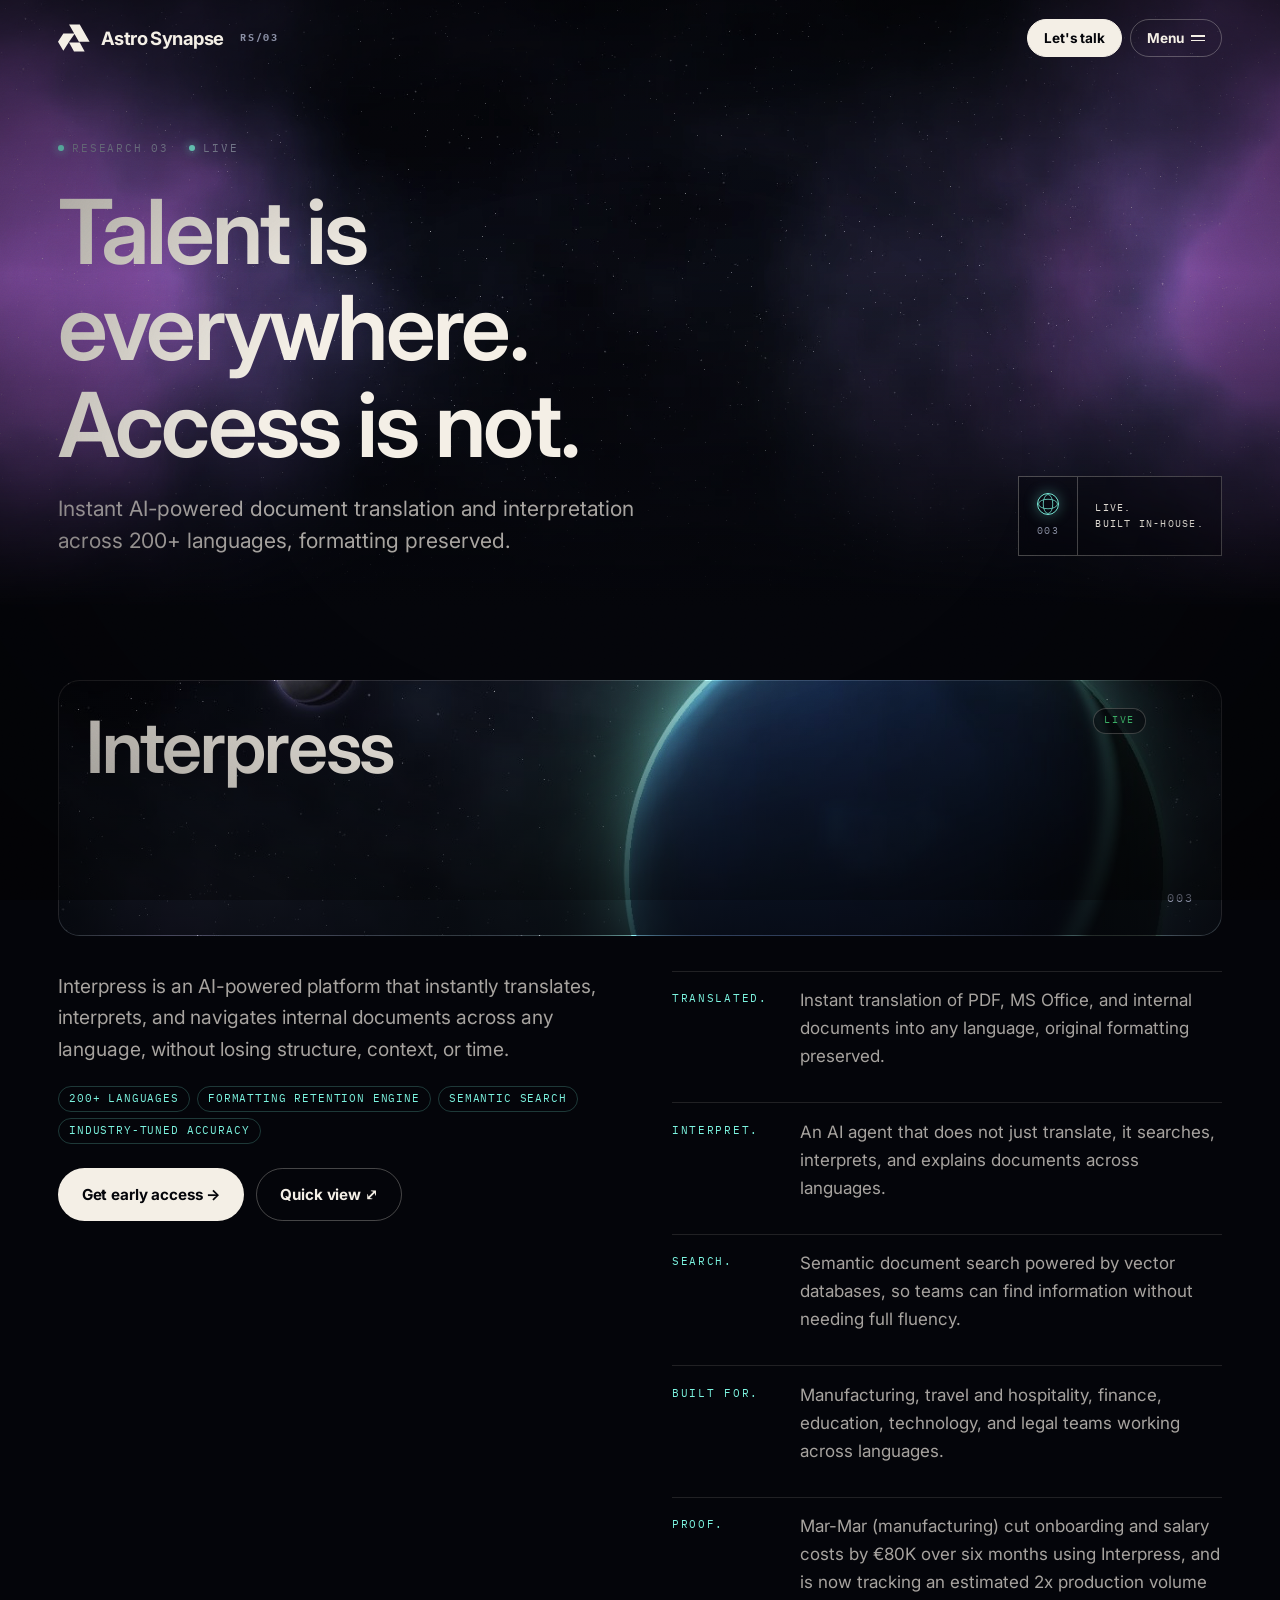
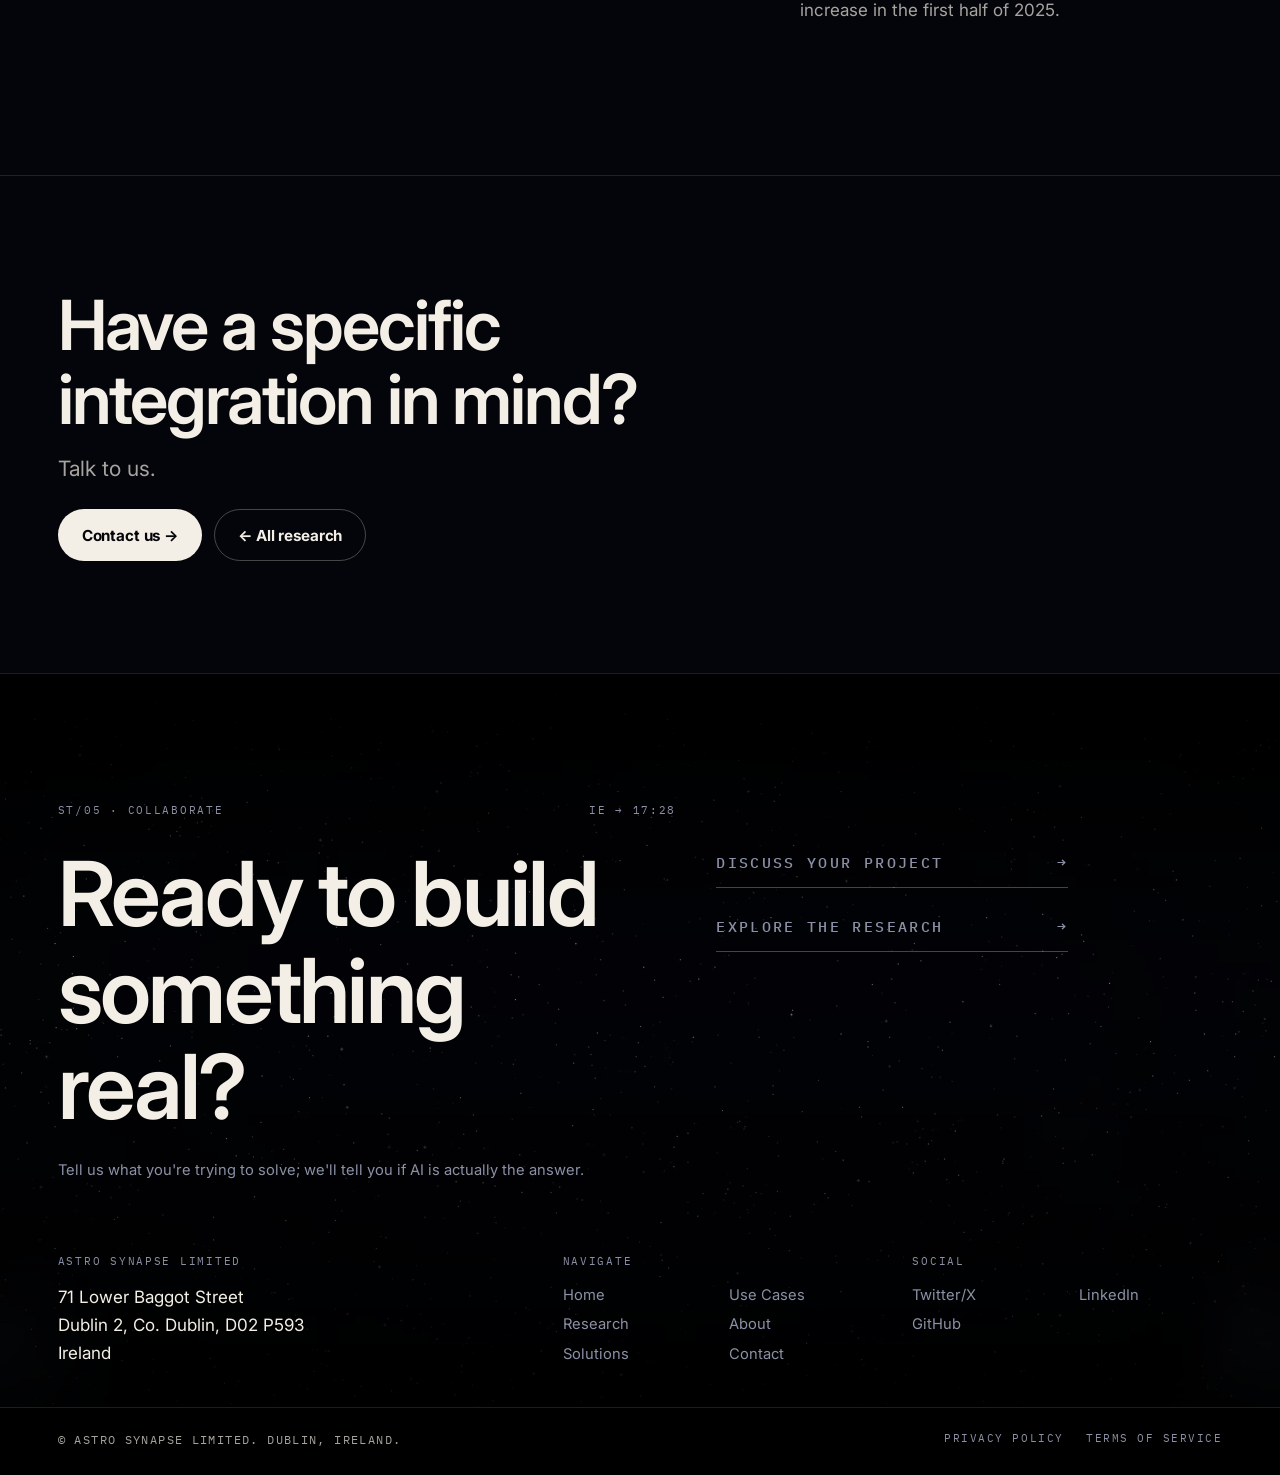
<file: research/interpress.html>
<!doctype html>
<html lang="en">
<head>
<meta charset="utf-8">
<meta name="viewport" content="width=device-width, initial-scale=1">
<title>Interpress · Astro Synapse</title>
<meta name="description" content="Instant AI-powered document translation and interpretation across 200+ languages, formatting preserved.">
<link rel="canonical" href="https://astrosynapse.ai/research/interpress.html">
<meta property="og:type" content="website">
<meta property="og:url" content="https://astrosynapse.ai/research/interpress.html">
<meta property="og:title" content="Interpress · Astro Synapse">
<meta property="og:description" content="Instant AI-powered document translation and interpretation across 200+ languages, formatting preserved.">
<meta property="og:image" content="https://astrosynapse.ai/public/video/hero-planet.jpg">
<meta name="twitter:card" content="summary_large_image">
<meta name="theme-color" content="#04050a">
<link rel="icon" href="../public/logo/logo-white-icon.svg">
<script>document.documentElement.classList.add("js");</script>
<link rel="preconnect" href="https://fonts.googleapis.com">
<link rel="preconnect" href="https://fonts.gstatic.com" crossorigin>
<link href="https://api.fontshare.com/v2/css?f[]=satoshi@400,500,700,900&display=swap" rel="stylesheet">
<link href="https://fonts.googleapis.com/css2?family=Inter:wght@400;500;600;700&family=IBM+Plex+Mono:wght@400;500&display=swap" rel="stylesheet">
<link rel="stylesheet" href="../styles.css">
</head>
<body>
<a class="skip-link" href="#main">Skip to content</a>
<div class="fx-grain" aria-hidden="true"></div>
<div class="fx-vignette" aria-hidden="true"></div>

<!-- ============ HEADER ============ -->
<header class="site-header" id="header">
  <div class="wrap site-header__inner">
    <a class="brand" href="../index.html" aria-label="Astro Synapse home">
      <svg class="brand__mark" viewBox="0 0 39 34" width="32" height="28" aria-hidden="true" focusable="false"><path fill="currentColor" d="M13.5 .5h13l12 21h-13zM6.5 11.5h14l-7 10-7 11-6.5-11zM13.5 22.5h13l6 11h-13z"/></svg>
      <span>Astro Synapse</span><span class="brand__code">RS/03</span>
    </a>
    <div class="hdr-actions">
      <a class="btn btn--nav is-solid" href="../contact.html">Let's talk</a>
      <button class="btn btn--nav" id="menuBtn" aria-expanded="false" aria-controls="menu"><span id="menuLbl">Menu</span><span class="burger" aria-hidden="true"><i></i><i></i></span></button>
    </div>
  </div>
</header>

<div class="menu" id="menu" aria-hidden="true">
  <nav aria-label="Primary">
    <a href="../index.html"><span class="menu__idx">01</span>Home</a>
    <a href="../research.html" aria-current="page"><span class="menu__idx">02</span>Research</a>
    <a href="../solutions.html"><span class="menu__idx">03</span>Solutions</a>
    <a href="../use-cases.html"><span class="menu__idx">04</span>Use Cases</a>
    <a href="../about.html"><span class="menu__idx">05</span>About</a>
    <a href="../contact.html"><span class="menu__idx">06</span>Contact</a>
  </nav>
  <aside class="menu__side">
    <div><h5>Business enquiry</h5><a href="../contact.html">Start a project →</a></div>
    <div><h5>Social</h5><div class="menu__row">
      <a href="https://twitter.com/astrosynapselab" target="_blank" rel="noopener">Twitter/X</a>
      <a href="https://www.linkedin.com/company/astro-synapse/" target="_blank" rel="noopener">LinkedIn</a>
      <a href="https://github.com/AstroSynapseLab" target="_blank" rel="noopener">GitHub</a>
    </div></div>
    <div><h5>Astro Synapse Limited</h5><p>71 Lower Baggot Street, Dublin 2, D02 P593, Ireland</p></div>
  </aside>
</div>

<main id="main">

<!-- ============ PAGE HERO ============ -->
<section class="page-hero">
  <div class="bgv">
    <video autoplay muted loop playsinline preload="metadata" poster="../public/video/hero-space.jpg">
      <source src="../public/video/hero-space.webm" type="video/webm">
      <source src="../public/video/hero-space.mp4" type="video/mp4">
    </video>
  </div>
  <div class="wrap page-hero__grid">
    <div>
      <p class="kicker" data-reveal><span>Research 03</span><span>Live</span></p>
      <h1 data-reveal="d1">Talent is everywhere. Access is not.</h1>
      <p class="lede" data-reveal="d2">Instant AI-powered document translation and interpretation across 200+ languages, formatting preserved.</p>
    </div>
    <div class="page-hero__aside" data-reveal="d3"><div class="hero__facts"><div><span class="globe" aria-hidden="true"></span>003</div><div>Live.<br>Built in-house.</div></div></div>
  </div>
</section>

<section class="section" style="padding-top:clamp(2.5rem,6vw,4.5rem)">
  <div class="wrap">
    <div class="product-banner" style="background-image:url('../public/video/hero-planet.jpg');background-position:right center" data-reveal>
      <div class="glow-card__top"><h2>Interpress</h2><span class="badge badge--live">Live</span></div>
      <span class="glow-card__num">003</span>
    </div>
    <div class="product-grid">
      <div data-reveal>
        <div class="prose"><p>Interpress is an AI-powered platform that instantly translates, interprets, and navigates internal documents across any language, without losing structure, context, or time.</p></div>
        <ul class="pills"><li class="pill">200+ languages</li><li class="pill">formatting retention engine</li><li class="pill">semantic search</li><li class="pill">industry-tuned accuracy</li></ul>
        <div class="cta-row"><a class="btn btn--primary" href="https://interpress.app/" target="_blank" rel="noopener">Get early access →</a><button class="btn btn--ghost" type="button" data-open-product="interpress">Quick view ⤢</button></div>
      </div>
      <div data-reveal="d1"><dl class="facts-dl">
        <div><dt>Translated.</dt><dd>Instant translation of PDF, MS Office, and internal documents into any language, original formatting preserved.</dd></div>
        <div><dt>Interpret.</dt><dd>An AI agent that does not just translate, it searches, interprets, and explains documents across languages.</dd></div>
        <div><dt>Search.</dt><dd>Semantic document search powered by vector databases, so teams can find information without needing full fluency.</dd></div>
        <div><dt>Built for.</dt><dd>Manufacturing, travel and hospitality, finance, education, technology, and legal teams working across languages.</dd></div>
        <div><dt>Proof.</dt><dd>Mar-Mar (manufacturing) cut onboarding and salary costs by €80K over six months using Interpress, and is now tracking an estimated 2x production volume increase in the first half of 2025.</dd></div>
      </dl></div>
    </div>
  </div>
</section>
<!-- ============ CLOSING ============ -->
<section class="closing">
  <div class="wrap" data-reveal>
    <h2>Have a specific integration in mind?</h2>
    <p class="lede">Talk to us.</p>
    <div class="cta-row"><a class="btn btn--primary" href="../contact.html">Contact us →</a><a class="btn btn--ghost" href="../research.html">← All research</a></div>
  </div>
</section>

<!-- ============ EXPANDING PRODUCT PANEL ============ -->
<div class="xp" id="xp" role="dialog" aria-modal="true" aria-labelledby="xpTitle" hidden>
  <div class="xp__bg" data-xp-close></div>
  <div class="xp__panel">
    <button class="xp__close" type="button" aria-label="Close" data-xp-close>×</button>
    <div class="xp__inner">
      <div class="xp__left">
        <div>
          <div class="xp__meta wipe" style="--d:.05s"><span class="st-code" id="xpIdx">001</span><span class="badge" id="xpBadge">Live</span></div>
          <h3 class="wipe" id="xpTitle" style="--d:.12s">ASAI</h3>
          <p class="wipe" id="xpDesc" style="--d:.2s"></p>
        </div>
        <div class="xp__cta wipe" style="--d:.55s"><a class="btn btn--primary" id="xpLink" href="#">Open</a><a class="btn btn--ghost" id="xpPage" href="#">Full project →</a></div>
      </div>
      <div class="xp__tiles" id="xpTiles"></div>
    </div>
  </div>
</div>


<!-- ============ CONTACT + FOOTER ============ -->
<footer class="site-footer" id="contact">
  <div class="bgv">
    <video autoplay muted loop playsinline preload="metadata" poster="../public/video/deep-space.jpg">
      <source src="../public/video/deep-space.webm" type="video/webm">
      <source src="../public/video/deep-space.mp4" type="video/mp4">
    </video>
  </div>
  <div class="wrap site-footer__inner">
    <div class="cta">
      <div>
        <div class="cta__lbl"><span>ST/05 · Collaborate</span><span id="clock">IE → --:--</span></div>
        <h2 data-reveal>Ready to build something real?</h2>
        <p class="lede" data-reveal="d1">Tell us what you're trying to solve; we'll tell you if AI is actually the answer.</p>
      </div>
      <div class="cta__links">
        <a class="ulink" href="../contact.html" data-reveal>Discuss your project <span class="arr">→</span></a>
        <a class="ulink" href="../research.html" data-reveal="d1">Explore the research <span class="arr">→</span></a>
      </div>
    </div>
    <div class="site-footer__grid">
      <div><h5>Astro Synapse Limited</h5><address class="address">71 Lower Baggot Street<br>Dublin 2, Co. Dublin, D02 P593<br>Ireland</address></div>
      <div><h5>Navigate</h5><div class="two">
        <a href="../index.html">Home</a><a href="../use-cases.html">Use Cases</a>
        <a href="../research.html">Research</a><a href="../about.html">About</a>
        <a href="../solutions.html">Solutions</a><a href="../contact.html">Contact</a>
      </div></div>
      <div><h5>Social</h5><div class="two">
        <a href="https://twitter.com/astrosynapselab" target="_blank" rel="noopener">Twitter/X</a>
        <a href="https://www.linkedin.com/company/astro-synapse/" target="_blank" rel="noopener">LinkedIn</a>
        <a href="https://github.com/AstroSynapseLab" target="_blank" rel="noopener">GitHub</a>
      </div></div>
    </div>
  </div>
</footer>
<div class="legal">
  <p class="copyright">© Astro Synapse Limited. Dublin, Ireland.</p>
  <div class="legal__row"><a href="../privacy-policy.html">Privacy Policy</a><a href="../terms-of-service.html">Terms of Service</a></div>
</div>

</main>

<script src="../main.js"></script>
</body>
</html>
</file>
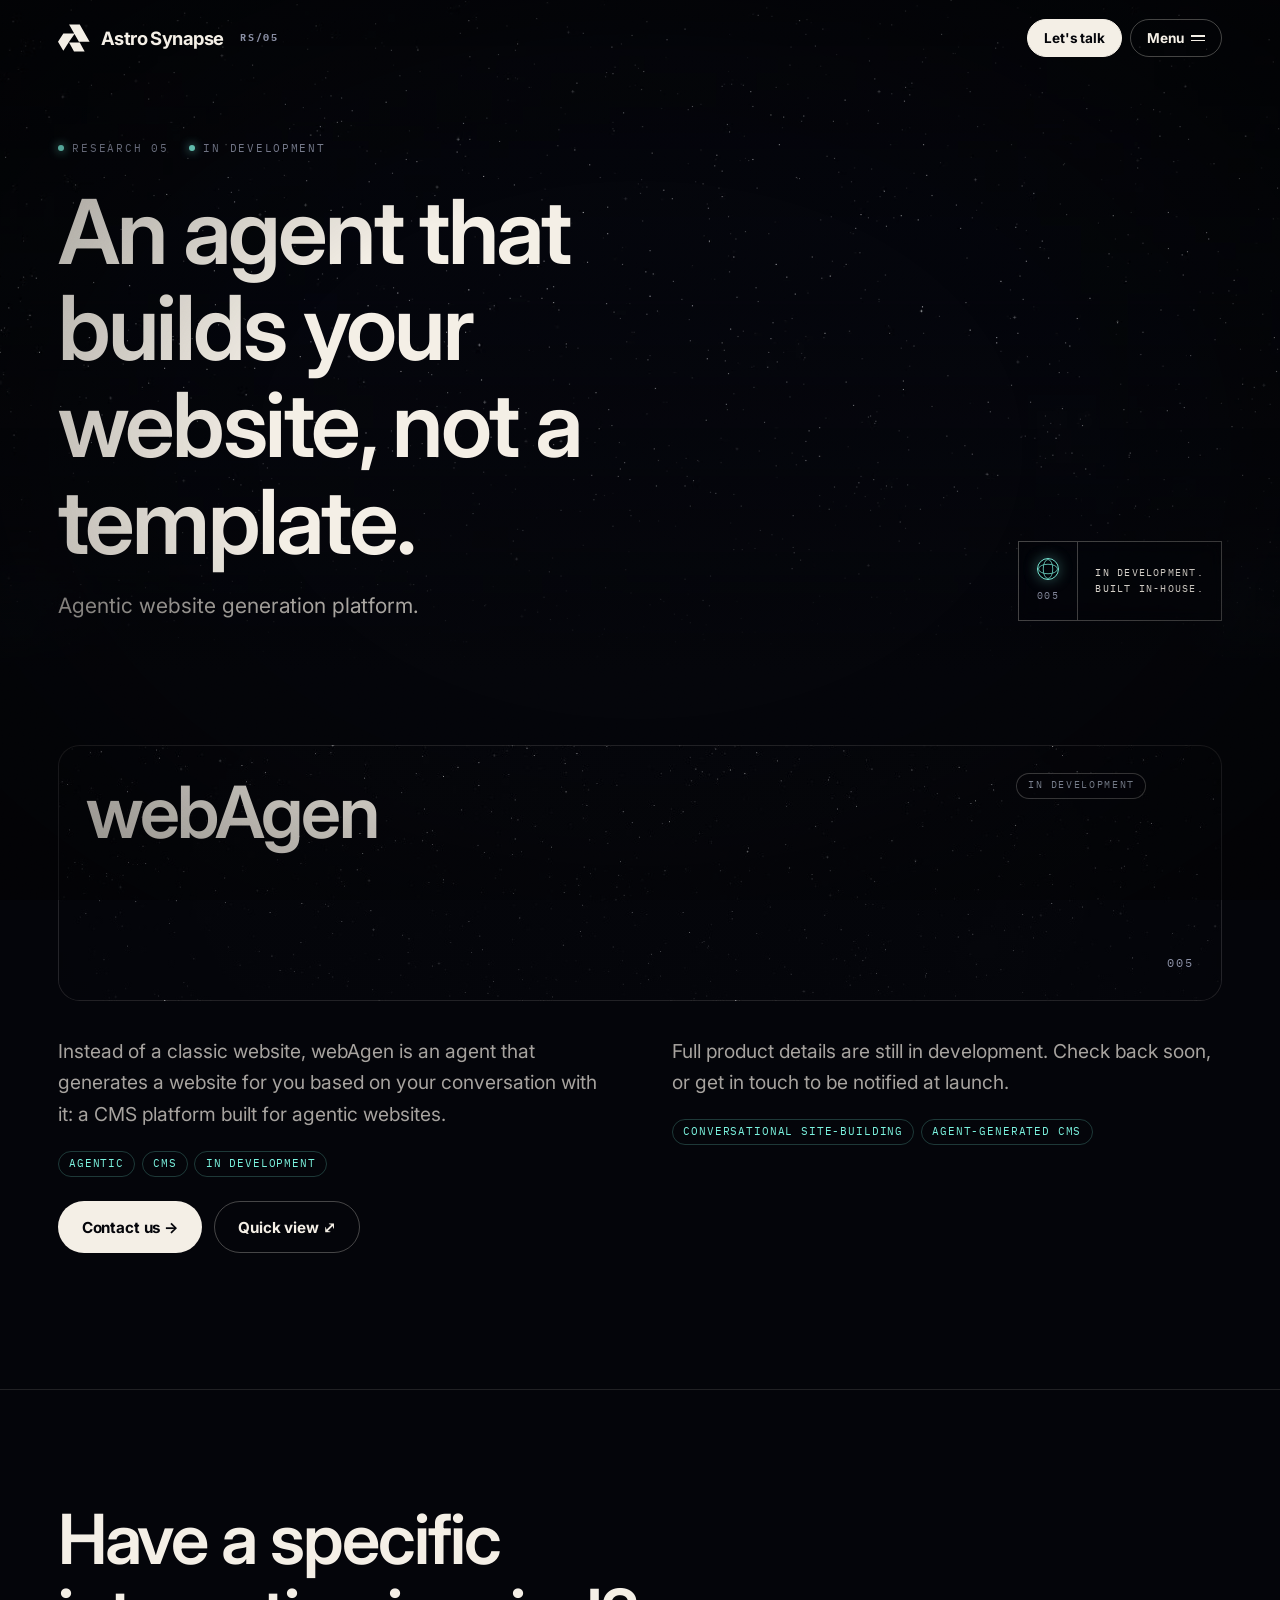
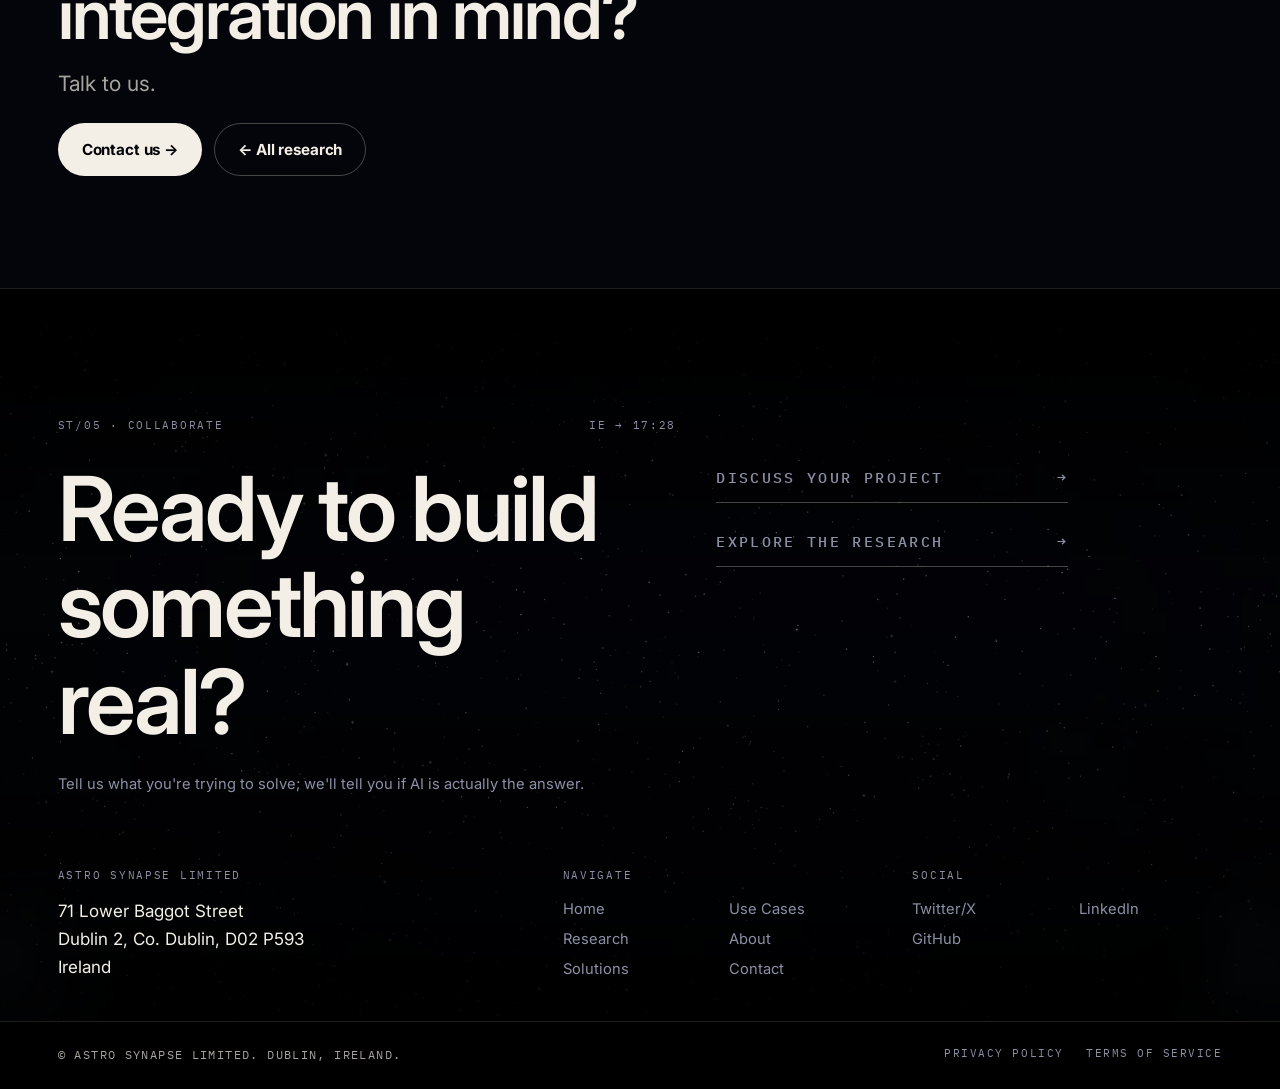
<file: research/webagen.html>
<!doctype html>
<html lang="en">
<head>
<meta charset="utf-8">
<meta name="viewport" content="width=device-width, initial-scale=1">
<title>webAgen · Astro Synapse</title>
<meta name="description" content="Agentic website generation platform.">
<link rel="canonical" href="https://astrosynapse.ai/research/webagen.html">
<meta property="og:type" content="website">
<meta property="og:url" content="https://astrosynapse.ai/research/webagen.html">
<meta property="og:title" content="webAgen · Astro Synapse">
<meta property="og:description" content="Agentic website generation platform.">
<meta property="og:image" content="https://astrosynapse.ai/public/video/deep-space.jpg">
<meta name="twitter:card" content="summary_large_image">
<meta name="theme-color" content="#04050a">
<link rel="icon" href="../public/logo/logo-white-icon.svg">
<script>document.documentElement.classList.add("js");</script>
<link rel="preconnect" href="https://fonts.googleapis.com">
<link rel="preconnect" href="https://fonts.gstatic.com" crossorigin>
<link href="https://api.fontshare.com/v2/css?f[]=satoshi@400,500,700,900&display=swap" rel="stylesheet">
<link href="https://fonts.googleapis.com/css2?family=Inter:wght@400;500;600;700&family=IBM+Plex+Mono:wght@400;500&display=swap" rel="stylesheet">
<link rel="stylesheet" href="../styles.css">
</head>
<body>
<a class="skip-link" href="#main">Skip to content</a>
<div class="fx-grain" aria-hidden="true"></div>
<div class="fx-vignette" aria-hidden="true"></div>

<!-- ============ HEADER ============ -->
<header class="site-header" id="header">
  <div class="wrap site-header__inner">
    <a class="brand" href="../index.html" aria-label="Astro Synapse home">
      <svg class="brand__mark" viewBox="0 0 39 34" width="32" height="28" aria-hidden="true" focusable="false"><path fill="currentColor" d="M13.5 .5h13l12 21h-13zM6.5 11.5h14l-7 10-7 11-6.5-11zM13.5 22.5h13l6 11h-13z"/></svg>
      <span>Astro Synapse</span><span class="brand__code">RS/05</span>
    </a>
    <div class="hdr-actions">
      <a class="btn btn--nav is-solid" href="../contact.html">Let's talk</a>
      <button class="btn btn--nav" id="menuBtn" aria-expanded="false" aria-controls="menu"><span id="menuLbl">Menu</span><span class="burger" aria-hidden="true"><i></i><i></i></span></button>
    </div>
  </div>
</header>

<div class="menu" id="menu" aria-hidden="true">
  <nav aria-label="Primary">
    <a href="../index.html"><span class="menu__idx">01</span>Home</a>
    <a href="../research.html" aria-current="page"><span class="menu__idx">02</span>Research</a>
    <a href="../solutions.html"><span class="menu__idx">03</span>Solutions</a>
    <a href="../use-cases.html"><span class="menu__idx">04</span>Use Cases</a>
    <a href="../about.html"><span class="menu__idx">05</span>About</a>
    <a href="../contact.html"><span class="menu__idx">06</span>Contact</a>
  </nav>
  <aside class="menu__side">
    <div><h5>Business enquiry</h5><a href="../contact.html">Start a project →</a></div>
    <div><h5>Social</h5><div class="menu__row">
      <a href="https://twitter.com/astrosynapselab" target="_blank" rel="noopener">Twitter/X</a>
      <a href="https://www.linkedin.com/company/astro-synapse/" target="_blank" rel="noopener">LinkedIn</a>
      <a href="https://github.com/AstroSynapseLab" target="_blank" rel="noopener">GitHub</a>
    </div></div>
    <div><h5>Astro Synapse Limited</h5><p>71 Lower Baggot Street, Dublin 2, D02 P593, Ireland</p></div>
  </aside>
</div>

<main id="main">

<!-- ============ PAGE HERO ============ -->
<section class="page-hero">
  <div class="bgv">
    <video autoplay muted loop playsinline preload="metadata" poster="../public/video/deep-space.jpg">
      <source src="../public/video/deep-space.webm" type="video/webm">
      <source src="../public/video/deep-space.mp4" type="video/mp4">
    </video>
  </div>
  <div class="wrap page-hero__grid">
    <div>
      <p class="kicker" data-reveal><span>Research 05</span><span>In Development</span></p>
      <h1 data-reveal="d1">An agent that builds your website, not a template.</h1>
      <p class="lede" data-reveal="d2">Agentic website generation platform.</p>
    </div>
    <div class="page-hero__aside" data-reveal="d3"><div class="hero__facts"><div><span class="globe" aria-hidden="true"></span>005</div><div>In Development.<br>Built in-house.</div></div></div>
  </div>
</section>

<section class="section" style="padding-top:clamp(2.5rem,6vw,4.5rem)">
  <div class="wrap">
    <div class="product-banner" style="background-image:url('../public/video/deep-space.jpg');background-position:center" data-reveal>
      <div class="glow-card__top"><h2>webAgen</h2><span class="badge badge--dev">In Development</span></div>
      <span class="glow-card__num">005</span>
    </div>
    <div class="product-grid">
      <div data-reveal>
        <div class="prose"><p>Instead of a classic website, webAgen is an agent that generates a website for you based on your conversation with it: a CMS platform built for agentic websites.</p></div>
        <ul class="pills"><li class="pill">agentic</li><li class="pill">CMS</li><li class="pill">in development</li></ul>
        <div class="cta-row"><a class="btn btn--primary" href="../contact.html">Contact us →</a><button class="btn btn--ghost" type="button" data-open-product="webagen">Quick view ⤢</button></div>
      </div>
      <div data-reveal="d1"><div class="prose"><p>Full product details are still in development. Check back soon, or get in touch to be notified at launch.</p></div><ul class="pills"><li class="pill">conversational site-building</li><li class="pill">agent-generated CMS</li></ul></div>
    </div>
  </div>
</section>
<!-- ============ CLOSING ============ -->
<section class="closing">
  <div class="wrap" data-reveal>
    <h2>Have a specific integration in mind?</h2>
    <p class="lede">Talk to us.</p>
    <div class="cta-row"><a class="btn btn--primary" href="../contact.html">Contact us →</a><a class="btn btn--ghost" href="../research.html">← All research</a></div>
  </div>
</section>

<!-- ============ EXPANDING PRODUCT PANEL ============ -->
<div class="xp" id="xp" role="dialog" aria-modal="true" aria-labelledby="xpTitle" hidden>
  <div class="xp__bg" data-xp-close></div>
  <div class="xp__panel">
    <button class="xp__close" type="button" aria-label="Close" data-xp-close>×</button>
    <div class="xp__inner">
      <div class="xp__left">
        <div>
          <div class="xp__meta wipe" style="--d:.05s"><span class="st-code" id="xpIdx">001</span><span class="badge" id="xpBadge">Live</span></div>
          <h3 class="wipe" id="xpTitle" style="--d:.12s">ASAI</h3>
          <p class="wipe" id="xpDesc" style="--d:.2s"></p>
        </div>
        <div class="xp__cta wipe" style="--d:.55s"><a class="btn btn--primary" id="xpLink" href="#">Open</a><a class="btn btn--ghost" id="xpPage" href="#">Full project →</a></div>
      </div>
      <div class="xp__tiles" id="xpTiles"></div>
    </div>
  </div>
</div>


<!-- ============ CONTACT + FOOTER ============ -->
<footer class="site-footer" id="contact">
  <div class="bgv">
    <video autoplay muted loop playsinline preload="metadata" poster="../public/video/deep-space.jpg">
      <source src="../public/video/deep-space.webm" type="video/webm">
      <source src="../public/video/deep-space.mp4" type="video/mp4">
    </video>
  </div>
  <div class="wrap site-footer__inner">
    <div class="cta">
      <div>
        <div class="cta__lbl"><span>ST/05 · Collaborate</span><span id="clock">IE → --:--</span></div>
        <h2 data-reveal>Ready to build something real?</h2>
        <p class="lede" data-reveal="d1">Tell us what you're trying to solve; we'll tell you if AI is actually the answer.</p>
      </div>
      <div class="cta__links">
        <a class="ulink" href="../contact.html" data-reveal>Discuss your project <span class="arr">→</span></a>
        <a class="ulink" href="../research.html" data-reveal="d1">Explore the research <span class="arr">→</span></a>
      </div>
    </div>
    <div class="site-footer__grid">
      <div><h5>Astro Synapse Limited</h5><address class="address">71 Lower Baggot Street<br>Dublin 2, Co. Dublin, D02 P593<br>Ireland</address></div>
      <div><h5>Navigate</h5><div class="two">
        <a href="../index.html">Home</a><a href="../use-cases.html">Use Cases</a>
        <a href="../research.html">Research</a><a href="../about.html">About</a>
        <a href="../solutions.html">Solutions</a><a href="../contact.html">Contact</a>
      </div></div>
      <div><h5>Social</h5><div class="two">
        <a href="https://twitter.com/astrosynapselab" target="_blank" rel="noopener">Twitter/X</a>
        <a href="https://www.linkedin.com/company/astro-synapse/" target="_blank" rel="noopener">LinkedIn</a>
        <a href="https://github.com/AstroSynapseLab" target="_blank" rel="noopener">GitHub</a>
      </div></div>
    </div>
  </div>
</footer>
<div class="legal">
  <p class="copyright">© Astro Synapse Limited. Dublin, Ireland.</p>
  <div class="legal__row"><a href="../privacy-policy.html">Privacy Policy</a><a href="../terms-of-service.html">Terms of Service</a></div>
</div>

</main>

<script src="../main.js"></script>
</body>
</html>
</file>
<file: styles.css>
/* Astro Synapse — shared styles (generated from the homepage design) */
/* =========================================================
   Tokens — typography and palette carried over from styles.css
   ========================================================= */
:root{
  --void:#04050a;
  --ink:#07080f;
  --line:rgba(244,239,230,.12);
  --line-strong:rgba(244,239,230,.28);
  --cream:#f4efe6;
  --cream-dim:rgba(244,239,230,.68);
  --muted:#8b90a5;
  --cyan:#7cf4e0;
  --cyan-deep:#2bd4c0;
  --violet:#8b6cff;
  --magenta:#d46bff;
  --live:#4ade80;--wait:#f5c15a;--dev:#9aa3b5;
  --glow:rgba(124,244,224,.35);
  --paper:#f4efe6;
  --paper-dim:rgba(7,8,15,.62);
  --paper-line:rgba(7,8,15,.14);
  --font-display:Inter,"Inter Variable",ui-sans-serif,system-ui,sans-serif;
  --font-body:"Satoshi",Inter,ui-sans-serif,system-ui,sans-serif;
  --font-mono:"IBM Plex Mono",ui-monospace,SFMono-Regular,Menlo,monospace;
  --gutter:clamp(1.15rem,4.5vw,5.5rem);
  --header:4.75rem;
  --ease:cubic-bezier(.22,1,.36,1);
  --radius:1.35rem;
}
*,*::before,*::after{box-sizing:border-box}
html{scroll-behavior:smooth;overflow-x:hidden}
body{
  margin:0;min-height:100vh;font-family:var(--font-body);font-size:1.0625rem;line-height:1.65;color:var(--cream);
  background:var(--void);overflow-x:hidden;-webkit-font-smoothing:antialiased;
}
body.nav-open{overflow:hidden}
img,video{max-width:100%;display:block}
a{color:var(--cyan);text-decoration:none}
a:hover{color:var(--cream)}
:focus-visible{outline:2px solid var(--cyan);outline-offset:3px}
ul,ol{margin:0;padding:0;list-style:none}
p{margin:0}

.skip-link{position:absolute;left:1rem;top:-5rem;z-index:1000;padding:.65rem 1rem;background:var(--cyan);color:var(--void);font-weight:700}
.skip-link:focus{top:1rem}

/* ---- type scale (original) ---- */
h1,h2,h3,h4,.display{font-family:var(--font-display);font-weight:600;letter-spacing:-.03em;line-height:1.08;color:var(--cream);margin:0}
h1{font-size:clamp(3.1rem,9vw,7.4rem)}
h2{font-size:clamp(2.1rem,5.4vw,4.4rem)}
h3{font-size:clamp(1.3rem,2.2vw,1.85rem);line-height:1.15}
.lede{max-width:38rem;color:var(--cream-dim);font-size:clamp(1.05rem,1.7vw,1.32rem);line-height:1.5}
.kicker,.st-code,.eyebrow,.badge,.brand__code,.ulink,.pill,.menu__idx,.copyright,.fact__cap,.service-list__index,.hero__hint,.cta__lbl{
  font-family:var(--font-mono);letter-spacing:.16em;text-transform:uppercase
}
.eyebrow{margin:0 0 1rem;color:var(--cyan);font-size:.72rem;font-weight:500}
.st-code{color:var(--muted);font-size:.7rem}
.kicker{display:flex;flex-wrap:wrap;gap:1.25rem;margin:0 0 1.6rem;color:var(--muted);font-size:.68rem}
.kicker span::before{content:"";display:inline-block;width:6px;height:6px;margin-right:.55rem;border-radius:50%;background:var(--cyan);box-shadow:0 0 10px var(--cyan);vertical-align:1px}

.wrap{width:100%;padding-left:var(--gutter);padding-right:var(--gutter)}
.section{position:relative;z-index:1;padding:clamp(4.5rem,11vw,8.5rem) 0}
.section-head{display:flex;align-items:flex-end;justify-content:space-between;gap:2rem;margin-bottom:2.5rem}
.section-head .st-code{margin:0 0 .4rem}
.section-head p.lede{max-width:30rem;margin:0;font-size:1.05rem}

/* ---- buttons (original) ---- */
.btn{display:inline-flex;align-items:center;justify-content:center;min-height:50px;padding:.8rem 1.45rem;border:1px solid transparent;border-radius:999px;background:transparent;color:var(--void);font-family:inherit;font-size:.95rem;font-weight:700;letter-spacing:-.01em;cursor:pointer;transition:transform 240ms var(--ease),background-color 240ms var(--ease),box-shadow 240ms var(--ease),border-color 240ms var(--ease),color 240ms var(--ease)}
.btn--primary{background:var(--cream);color:var(--void)}
.btn--primary:hover{color:var(--void);transform:translateY(-2px);box-shadow:0 0 32px var(--glow)}
.btn--ghost{border-color:var(--line-strong);color:var(--cream)}
.btn--ghost:hover{border-color:var(--cyan);color:var(--cyan)}
.btn--nav{min-height:38px;padding:.4rem 1rem;border:1px solid var(--line-strong);color:var(--cream);font-size:.85rem}
.btn--nav:hover{background:var(--cream);color:var(--void)}
.btn--nav.is-solid{background:var(--cream);color:var(--void);border-color:var(--cream)}
.btn--nav.is-solid:hover{background:transparent;color:var(--cream)}

/* ---- underlined mono link (Trionn-style) ---- */
.ulink{position:relative;display:inline-flex;align-items:center;justify-content:space-between;gap:1.75rem;min-width:13.5rem;padding:.65rem 0 .75rem;border-bottom:1px solid var(--line-strong);color:var(--cream);font-size:.68rem;font-weight:500}
.ulink::after{content:"";position:absolute;left:0;bottom:-1px;height:1px;width:0;background:var(--cyan);transition:width .6s var(--ease)}
.ulink:hover{color:var(--cyan)}
.ulink:hover::after{width:100%}
.ulink .arr{transition:transform .5s var(--ease)}
.ulink:hover .arr{transform:translateX(6px)}

/* ---- reveal ---- */
html.js [data-reveal]{opacity:0;transform:translateY(28px);transition:opacity .9s var(--ease),transform 1s var(--ease)}
html.js [data-reveal].is-in{opacity:1;transform:none}
html.js [data-reveal="d1"]{transition-delay:.1s}html.js [data-reveal="d2"]{transition-delay:.2s}html.js [data-reveal="d3"]{transition-delay:.3s}

/* ---- atmosphere (original grain + vignette) ---- */
.fx-grain,.fx-vignette{position:fixed;inset:0;pointer-events:none;z-index:80}
.fx-grain{opacity:.08;mix-blend-mode:overlay;background-image:url("data:image/svg+xml,%3Csvg xmlns='http://www.w3.org/2000/svg' width='180' height='180'%3E%3Cfilter id='n'%3E%3CfeTurbulence type='fractalNoise' baseFrequency='.85' numOctaves='4' stitchTiles='stitch'/%3E%3C/filter%3E%3Crect width='100%25' height='100%25' filter='url(%23n)'/%3E%3C/svg%3E");animation:grain 1.2s steps(4) infinite}
.fx-vignette{z-index:70;background:radial-gradient(ellipse at center,transparent 42%,rgba(0,0,0,.5) 100%)}

/* ---- video backgrounds ---- */
.bgv{position:absolute;inset:0;z-index:0;overflow:hidden;pointer-events:none}
.bgv video,.bgv img{position:absolute;inset:0;width:100%;height:100%;object-fit:cover;transform:scale(1.06);transition:transform 1.2s var(--ease)}
.bgv::after{content:"";position:absolute;inset:0;background:var(--bgv-overlay,linear-gradient(180deg,rgba(4,5,10,.55),rgba(4,5,10,.25) 40%,rgba(4,5,10,.85)))}
.bgv--soft{opacity:.55}

/* ---- header ---- */
.site-header{position:fixed;inset:0 0 auto 0;z-index:95;height:var(--header);transition:background-color 400ms var(--ease),border-color 400ms var(--ease)}
.site-header.scrolled{background:rgba(4,5,10,.72);border-bottom:1px solid var(--line);backdrop-filter:blur(18px);-webkit-backdrop-filter:blur(18px)}
.site-header__inner{display:flex;align-items:center;justify-content:space-between;height:var(--header);gap:1rem}
.brand{display:inline-flex;align-items:center;gap:.7rem;color:var(--cream);font-family:var(--font-body);font-size:1.15rem;font-weight:700;letter-spacing:-.03em}
.brand__mark{width:32px;height:28px;flex:none;color:var(--cream);transition:color 240ms var(--ease)}
.brand:hover .brand__mark{color:var(--cyan)}
.brand__code{margin-left:.35rem;color:var(--muted);font-size:.62rem}
.hdr-actions{display:flex;align-items:center;gap:.5rem}
.burger{display:inline-flex;flex-direction:column;gap:3px;width:14px;margin-left:.5rem}
.burger i{height:1.5px;background:currentColor;display:block;transition:transform 280ms var(--ease),opacity 280ms var(--ease)}
.btn--nav[aria-expanded="true"] .burger i:first-child{transform:translateY(2.25px) rotate(45deg)}
.btn--nav[aria-expanded="true"] .burger i:last-child{transform:translateY(-2.25px) rotate(-45deg)}

/* ---- full-screen menu ---- */
.menu{position:fixed;inset:0;z-index:90;background:rgba(4,5,10,.96);backdrop-filter:blur(20px);-webkit-backdrop-filter:blur(20px);clip-path:inset(0 0 100% 0);transition:clip-path .9s var(--ease);display:grid;grid-template-columns:1.2fr .8fr;gap:2.5rem;padding:calc(var(--header) + 2rem) var(--gutter) 3rem;overflow:auto}
.menu.is-open{clip-path:inset(0 0 0 0)}
.menu nav a{display:flex;align-items:baseline;gap:1.1rem;font-family:var(--font-display);font-weight:600;letter-spacing:-.03em;font-size:clamp(2.4rem,6.5vw,5.4rem);line-height:1.08;color:var(--cream);padding:.3rem 0;transition:color .3s,transform .6s var(--ease)}
.menu nav a:hover,.menu nav a[aria-current="page"]{color:var(--cyan);transform:translateX(12px)}
.menu__idx{font-size:.7rem;color:var(--muted);font-weight:400}
.menu__side{display:flex;flex-direction:column;justify-content:flex-end;gap:2.2rem;border-left:1px solid var(--line);padding-left:2.5rem}
.menu__side h5{margin:0 0 .5rem;font-family:var(--font-mono);font-weight:400;font-size:.68rem;letter-spacing:.16em;text-transform:uppercase;color:var(--muted)}
.menu__side p,.menu__side a{color:var(--cream-dim);font-size:.95rem}
.menu__side a:hover{color:var(--cyan)}
.menu__row{display:flex;gap:1.4rem;flex-wrap:wrap}

/* ---- hero ---- */
.hero{position:relative;isolation:isolate;min-height:100svh;display:flex;flex-direction:column;justify-content:space-between;padding:calc(var(--header) + 2.5rem) 0 2.6rem;overflow:hidden}
.hero .bgv{--bgv-overlay:linear-gradient(180deg,rgba(4,5,10,.5),rgba(4,5,10,.25) 40%,rgba(4,5,10,.85))}
.hero__copy{position:relative;z-index:1;max-width:46rem}
.hero h1 .line{display:block}
.hero__ctas{display:flex;flex-wrap:wrap;gap:1.4rem 2rem;margin-top:2.4rem}
.hero__bottom{position:relative;z-index:1;display:flex;justify-content:space-between;align-items:flex-end;gap:2rem;flex-wrap:wrap;margin-top:3rem}
.hero__hint{display:flex;flex-direction:column;gap:.25rem;color:var(--muted);font-size:.66rem;line-height:1.7}
.hero__hint b{color:var(--cream);font-weight:500}
.hero__card{max-width:21rem}
.hero__facts{display:grid;grid-template-columns:auto 1fr;border:1px solid var(--line-strong);background:rgba(4,5,10,.35);backdrop-filter:blur(8px)}
.hero__facts>div{padding:1rem 1.1rem}
.hero__facts>div:first-child{border-right:1px solid var(--line-strong);display:flex;flex-direction:column;align-items:center;gap:.5rem;font-family:var(--font-mono);font-size:.62rem;letter-spacing:.14em;text-transform:uppercase;color:var(--muted)}
.hero__facts>div:last-child{display:flex;align-items:center;font-family:var(--font-mono);font-size:.64rem;letter-spacing:.12em;text-transform:uppercase;color:var(--cream);line-height:1.55}
.globe{width:22px;height:22px;border:1px solid var(--cyan);border-radius:50%;position:relative;box-shadow:0 0 14px var(--glow)}
.globe::before,.globe::after{content:"";position:absolute;inset:0;border:1px solid var(--cyan);border-radius:50%}
.globe::before{transform:scaleX(.5)}.globe::after{transform:scaleY(.5)}
.hero__card p{margin-top:1.1rem;color:var(--cream-dim);font-size:.95rem;line-height:1.5}

/* ---- about ---- */
.about{position:relative;isolation:isolate;overflow:hidden}
.about .bgv{--bgv-overlay:linear-gradient(180deg,var(--void),rgba(4,5,10,.6) 40%,var(--void))}
.about__inner{position:relative;z-index:1}
.about h2{max-width:24ch;text-indent:2.2em;color:var(--cream-dim);font-weight:600}
.about h2 b{color:var(--cream);font-weight:600}
.about .rule{height:1px;background:var(--line);margin:3.5rem 0 2.75rem;position:relative}
.about .rule::after{content:"+";position:absolute;right:10%;top:-.65rem;color:var(--muted);font-family:var(--font-mono)}
.about__cols{display:grid;grid-template-columns:1fr 1fr;gap:2.5rem;max-width:64rem}
.about__cols p{color:var(--cream-dim);max-width:30rem}
.about__cols p b{color:var(--cream);font-weight:700}
.about__cols .ulink{margin-top:1.6rem}

/* ---- marquee (original outline style, Trionn size) ---- */
.marquee{position:relative;z-index:1;overflow:hidden;border-block:1px solid var(--line);background:rgba(255,255,255,.015);padding:clamp(2rem,5vw,4rem) 0}
.marquee__lbl{position:absolute;left:var(--gutter);top:1.2rem;font-family:var(--font-mono);font-size:.66rem;letter-spacing:.16em;text-transform:uppercase;color:var(--muted);line-height:1.7}
.marquee__track{display:flex;width:max-content;gap:3rem;animation:marquee 32s linear infinite}
.marquee:hover .marquee__track{animation-play-state:paused}
.marquee span{font-family:var(--font-display);font-size:clamp(3.4rem,10vw,9.5rem);font-weight:600;letter-spacing:-.04em;line-height:1;color:transparent;-webkit-text-stroke:1px rgba(244,239,230,.35);white-space:nowrap;text-transform:uppercase}
.marquee span:nth-child(odd){color:var(--cream);-webkit-text-stroke:0}

/* ---- key facts ---- */
.facts{position:relative;isolation:isolate;overflow:hidden}
.facts .bgv{--bgv-overlay:linear-gradient(180deg,var(--void),rgba(4,5,10,.55) 35%,rgba(4,5,10,.55) 65%,var(--void))}
.facts__inner{position:relative;z-index:1}
.fgrid{display:grid;grid-template-columns:repeat(4,1fr);gap:1px;background:var(--line);border:1px solid var(--line);border-radius:var(--radius);overflow:hidden}
.fact{background:rgba(7,8,15,.72);backdrop-filter:blur(10px);-webkit-backdrop-filter:blur(10px);padding:1.8rem 1.6rem;min-height:16rem;display:grid;grid-template-rows:minmax(7rem,auto) auto;align-content:start;gap:1.4rem;transition:background .5s var(--ease)}
.fact>*{align-self:start}
.fact:hover{background:rgba(12,14,24,.86)}
.fact--wide{grid-column:span 2}
.fact__num{font-family:var(--font-display);font-weight:600;letter-spacing:-.04em;font-size:clamp(3rem,5.5vw,5.6rem);line-height:.95;color:var(--cream)}
.fact__num small{font-size:.5em;color:var(--cyan)}
.fact__num.is-text{font-size:clamp(1.6rem,2.4vw,2.2rem);line-height:1.15;letter-spacing:-.03em}
.fact__cap{font-size:.66rem;color:var(--muted);line-height:1.7}
.fact__cap b{display:block;margin-bottom:.3rem;font-family:var(--font-body);font-size:.95rem;font-weight:700;letter-spacing:-.01em;text-transform:none;color:var(--cream)}
.pills{display:flex;flex-wrap:wrap;gap:.4rem}
.pill{display:inline-flex;align-items:center;min-height:26px;padding:.18rem .65rem;border:1px solid rgba(124,244,224,.22);border-radius:999px;color:var(--cyan);font-size:.66rem;letter-spacing:.08em}

/* ---- services (original list, with Trionn fill hover) ---- */
.service-list li{position:relative;isolation:isolate;display:grid;grid-template-columns:4.5rem minmax(0,1fr) minmax(0,1fr);gap:1rem 1.5rem;padding:1.7rem .4rem;border-top:1px solid var(--line);transition:padding-left 320ms var(--ease)}
.service-list li:last-child{border-bottom:1px solid var(--line)}
.service-list li::before{content:"";position:absolute;inset:0;z-index:-1;background:linear-gradient(90deg,rgba(124,244,224,.07),transparent 70%);transform:scaleY(0);transform-origin:bottom;transition:transform .5s var(--ease)}
.service-list li:hover{padding-left:.85rem}
.service-list li:hover::before{transform:scaleY(1);transform-origin:top}
.service-list__index{padding-top:.45rem;color:var(--cyan);font-size:.72rem}
.service-list h3{margin:0;font-size:clamp(1.45rem,2.8vw,2.05rem)}
.service-list p{max-width:42rem;color:var(--cream-dim);padding-top:.25rem}
.service-list p em{font-style:normal;color:var(--cream)}
.services__tail{display:flex;justify-content:space-between;align-items:center;gap:1.5rem;flex-wrap:wrap;padding-top:2.5rem}
.services__tail .st-code::before{content:"✦ ";color:var(--cyan)}

/* ---- products (dark, one planet image spanning all four cards) ---- */
.products{background:linear-gradient(180deg,transparent,rgba(0,0,0,.35) 20%,rgba(0,0,0,.5));border-top:1px solid var(--line)}
.card-grid{display:grid;grid-template-columns:repeat(2,minmax(0,1fr));gap:1.25rem}
.glow-card{
  position:relative;display:flex;flex-direction:column;min-height:28rem;padding:1.7rem;overflow:hidden;
  border:1px solid var(--line);border-radius:var(--radius);color:inherit;
  background-color:var(--ink);background-image:url("public/cards/products-eclipse.jpg");background-repeat:no-repeat;
  /* one image tiled across the 2x2 grid: each card shows its quarter */
  background-size:calc(200% + 1.25rem) calc(200% + 1.25rem);
  transition:transform 280ms var(--ease),border-color 280ms var(--ease),box-shadow 280ms var(--ease)
}
.card-grid .glow-card:nth-child(1){background-position:0 0}
.card-grid .glow-card:nth-child(2){background-position:100% 0}
.card-grid .glow-card:nth-child(3){background-position:0 100%}
.card-grid .glow-card:nth-child(4){background-position:100% 100%}
.glow-card::before{content:"";position:absolute;inset:0;background:linear-gradient(180deg,rgba(4,5,10,.25),rgba(4,5,10,.8));transition:opacity 280ms var(--ease)}
.glow-card::after{content:"";position:absolute;inset:0;background:linear-gradient(135deg,rgba(124,244,224,.16),transparent 42%);opacity:0;transition:opacity 280ms var(--ease)}
.glow-card:hover{color:inherit;transform:translateY(-6px);border-color:rgba(124,244,224,.38);box-shadow:0 20px 80px rgba(0,0,0,.35),0 0 40px rgba(124,244,224,.12)}
.glow-card:hover::after{opacity:1}
.glow-card__num{position:absolute;z-index:1;right:1.2rem;top:1.1rem;font-family:var(--font-mono);font-size:.72rem;letter-spacing:.18em;color:var(--muted)}
.glow-card__top{position:relative;z-index:1;display:flex;justify-content:space-between;align-items:flex-start;gap:1rem;padding-right:3rem}
.glow-card h3{margin:0;font-size:clamp(1.9rem,3.2vw,2.7rem)}
.badge{display:inline-flex;align-items:center;min-height:26px;padding:.15rem .65rem;border:1px solid var(--line-strong);border-radius:999px;background:rgba(4,5,10,.5);color:var(--cream);font-size:.64rem;white-space:nowrap}
.badge--live{color:var(--live)}
.badge--access,.badge--wait{color:var(--wait)}
.badge--dev{color:var(--dev)}
.glow-card p{position:relative;z-index:1;max-width:28rem;margin:1rem 0 1.2rem;color:var(--cream-dim)}
.glow-card .pills{position:relative;z-index:1;margin-top:auto;padding-top:2rem}
.glow-card .ulink{position:relative;z-index:1;margin-top:1.2rem;color:var(--cyan);min-width:0;width:100%}

.glow-card__expand{position:absolute;z-index:1;right:1.1rem;top:2.6rem;width:30px;height:30px;display:grid;place-items:center;border:1px solid var(--line-strong);border-radius:50%;color:var(--cream-dim);font-size:.8rem;transition:border-color 240ms var(--ease),color 240ms var(--ease),transform 240ms var(--ease)}
.glow-card:hover .glow-card__expand{border-color:var(--cyan);color:var(--cyan);transform:scale(1.08)}
.glow-card{cursor:pointer}

/* ---- expanding product panel ---- */
.xp{position:fixed;inset:0;z-index:120;display:none}
.xp.is-on{display:block}
.xp__bg{position:absolute;inset:0;background:rgba(4,5,10,.72);backdrop-filter:blur(14px);-webkit-backdrop-filter:blur(14px);opacity:0;transition:opacity .5s var(--ease)}
.xp.is-in .xp__bg{opacity:1}
.xp__panel{
  position:absolute;left:0;top:0;width:100%;height:100%;transform-origin:0 0;will-change:transform;
  border:1px solid var(--line-strong);border-radius:var(--radius);overflow:hidden;color:var(--cream);
  background:var(--ink) url("public/cards/products-eclipse.jpg") center/cover no-repeat;
}
.xp__panel::before{content:"";position:absolute;inset:0;background:linear-gradient(90deg,rgba(4,5,10,.92),rgba(4,5,10,.72) 55%,rgba(4,5,10,.55))}
.xp__inner{position:relative;z-index:1;height:100%;display:grid;grid-template-columns:1fr 1.1fr;gap:2rem;padding:clamp(1.4rem,3vw,2.6rem);opacity:0;transition:opacity .25s var(--ease)}
.xp.is-in .xp__inner{opacity:1}
.xp__close{position:absolute;z-index:2;right:1.1rem;top:1.1rem;width:40px;height:40px;border-radius:50%;border:1px solid var(--line-strong);background:rgba(4,5,10,.5);color:var(--cream);font-size:1.1rem;cursor:pointer;display:grid;place-items:center;transition:background 240ms var(--ease),color 240ms var(--ease)}
.xp__close:hover{background:var(--cream);color:var(--void)}
.xp__left{display:flex;flex-direction:column;justify-content:space-between;gap:1.5rem;min-width:0}
.xp__meta{display:flex;align-items:center;gap:.8rem;flex-wrap:wrap}
.xp__meta .st-code{margin:0}
.xp__left h3{font-size:clamp(2.4rem,5vw,4.6rem);line-height:1}
.xp__left p{color:var(--cream-dim);font-size:clamp(1.05rem,1.4vw,1.25rem);max-width:30rem;margin-top:1rem}
.xp__tiles{display:grid;grid-template-columns:1fr 1fr;gap:.8rem;align-content:center}
.xp__tile{position:relative;min-height:9.5rem;padding:1.1rem 1.2rem;border:1px solid var(--line);border-radius:1rem;background:rgba(7,8,15,.62);backdrop-filter:blur(8px);-webkit-backdrop-filter:blur(8px);display:flex;flex-direction:column;justify-content:space-between;gap:.8rem;overflow:hidden}
.xp__tile--wide{grid-column:span 2;min-height:7rem}
.xp__tile .lbl{font-family:var(--font-mono);font-size:.62rem;letter-spacing:.16em;text-transform:uppercase;color:var(--muted)}
.xp__tile .big{font-family:var(--font-display);font-weight:600;letter-spacing:-.03em;font-size:clamp(1.5rem,2.6vw,2.4rem);line-height:1.05;color:var(--cream)}
.xp__tile .big.is-cyan{color:var(--cyan)}
.xp__tile .sub{color:var(--cream-dim);font-size:.9rem}
.xp__tile .pills{gap:.35rem}
.xp__bars{display:flex;gap:4px;height:34px;align-items:flex-end}
.xp__bars i{flex:1;border-radius:3px;background:var(--line-strong);transform-origin:bottom;animation:bar .6s var(--ease) both;animation-delay:calc(var(--d,0s) + var(--k)*45ms)}
.xp__bars i.on{background:var(--cyan);box-shadow:0 0 12px var(--glow)}
@keyframes bar{from{transform:scaleY(.15);opacity:0}to{transform:scaleY(1);opacity:1}}
/* staggered wipe reveal */
.xp.is-in .wipe{animation:wipe .7s var(--ease) both;animation-delay:var(--d,0s)}
.wipe{clip-path:inset(0 100% 0 0)}
@keyframes wipe{from{clip-path:inset(0 100% 0 0);opacity:.2}to{clip-path:inset(0 0 0 0);opacity:1}}
.xp__cta{display:flex;gap:1rem;flex-wrap:wrap;align-items:center}
@media (max-width:900px){
  .xp__inner{grid-template-columns:1fr;overflow:auto;align-content:start}
  .xp__tiles{grid-template-columns:1fr 1fr}
  .xp__tile{min-height:7.5rem}
  .xp__left{gap:1rem}
}
@media (max-width:560px){.xp__tiles{grid-template-columns:1fr}.xp__tile--wide{grid-column:span 1}}


/* ---- sovereignty ---- */
.sov{position:relative;isolation:isolate;overflow:hidden;border-top:1px solid var(--line)}
.sov .bgv{--bgv-overlay:linear-gradient(90deg,rgba(4,5,10,.2),rgba(4,5,10,.75) 60%,rgba(4,5,10,.9)),linear-gradient(180deg,var(--void),transparent 25%,transparent 75%,var(--void))}
.sov__inner{position:relative;z-index:1;display:grid;grid-template-columns:1fr 1fr;gap:3rem}
.sov h2{max-width:9ch}
.sov__r{display:flex;flex-direction:column;justify-content:flex-end;gap:1.6rem}
.sov__r p{color:var(--cream-dim);font-size:clamp(1.05rem,1.4vw,1.2rem);max-width:30rem}
.sov__r p b{color:var(--cream);font-weight:700}

/* ---- contact + footer ---- */
.site-footer{position:relative;isolation:isolate;overflow:hidden;padding:clamp(4.5rem,11vw,8rem) 0 0;border-top:1px solid var(--line);background:#000}
.site-footer .bgv{--bgv-overlay:linear-gradient(180deg,#000,rgba(0,0,0,.45) 40%,rgba(0,0,0,.9))}
.site-footer__inner{position:relative;z-index:1}
.cta{display:grid;grid-template-columns:1.1fr .9fr;gap:2.5rem;align-items:start}
.cta__lbl{display:flex;justify-content:space-between;gap:1rem;color:var(--muted);font-size:.68rem;margin-bottom:1.6rem}
.cta h2{max-width:10ch;font-size:clamp(2.6rem,7vw,6.4rem)}
.cta .lede{margin-top:1.4rem}
.cta__links{display:flex;flex-direction:column;gap:1rem;padding-top:2.4rem;max-width:22rem}
.cta__links .ulink{width:100%}
.site-footer__grid{display:grid;grid-template-columns:1.5fr 1fr 1fr;gap:2.5rem;padding:4.5rem 0 2.5rem}
.site-footer h5{margin:0 0 .75rem;font-family:var(--font-mono);font-weight:400;font-size:.68rem;letter-spacing:.16em;text-transform:uppercase;color:var(--muted)}
.site-footer p,.site-footer a,.site-footer li{color:var(--muted);font-size:.92rem}
.site-footer a:hover{color:var(--cream)}
.two{display:grid;grid-template-columns:1fr 1fr;gap:.35rem 1.5rem}
.address{margin:0;font-style:normal}
.legal{position:relative;z-index:1;display:flex;justify-content:space-between;gap:1.5rem;flex-wrap:wrap;padding:1.4rem var(--gutter) 1.6rem;border-top:1px solid var(--line);background:#000}
.copyright{margin:0;color:var(--muted);font-size:.72rem;letter-spacing:.12em}
.legal__row{display:flex;gap:1.4rem}
.legal__row a{color:var(--muted);font-family:var(--font-mono);font-size:.68rem;letter-spacing:.14em;text-transform:uppercase}
.legal__row a:hover{color:var(--cream)}

/* ---- responsive ---- */
@media (max-width:1000px){
  .fgrid{grid-template-columns:repeat(2,1fr)}
  .service-list li{grid-template-columns:3.5rem minmax(0,1fr)}
  .service-list p{grid-column:2}
}
@media (max-width:900px){
  .brand span:not(.brand__code){display:none}
  .menu{grid-template-columns:1fr;gap:2rem}
  .menu__side{border-left:0;padding-left:0;border-top:1px solid var(--line);padding-top:2rem}
  .hero{padding-top:calc(var(--header) + 1.5rem)}
  .hero .bgv{--bgv-overlay:linear-gradient(180deg,rgba(4,5,10,.7),rgba(4,5,10,.35) 45%,rgba(4,5,10,.85))}
  .hero__card{max-width:100%}
  .about h2{text-indent:0}
  .about__cols,.section-head,.card-grid,.sov__inner,.cta,.site-footer__grid{grid-template-columns:1fr;display:grid}
  .section-head{align-items:flex-start}
  .fgrid{grid-template-columns:1fr;border-radius:1rem}
  .fact--wide{grid-column:span 1}
  .fact{min-height:12rem}
  .glow-card{min-height:22rem;background-size:cover}
  .card-grid .glow-card:nth-child(n){background-position:center}
  .cta__links{padding-top:.5rem}
  .site-footer__grid{padding:3rem 0 2rem;gap:1.8rem}
}
@media (prefers-reduced-motion:reduce){
  html{scroll-behavior:auto}
  *,*::before,*::after{transition:none!important;animation:none!important}
  html.js [data-reveal]{opacity:1;transform:none}
  .fx-grain{display:none}
}
@keyframes grain{0%,100%{transform:translate(0,0)}25%{transform:translate(-2%,1%)}50%{transform:translate(1%,-2%)}75%{transform:translate(-1%,2%)}}
@keyframes marquee{to{transform:translateX(-50%)}}

/* ================= subpages ================= */
.page-hero{position:relative;isolation:isolate;overflow:hidden;min-height:min(62vh,40rem);display:flex;align-items:flex-end;padding:calc(var(--header) + 4rem) 0 3.2rem}
.page-hero .bgv{--bgv-overlay:linear-gradient(180deg,rgba(4,5,10,.55),rgba(4,5,10,.25) 45%,var(--void))}
.page-hero .wrap{position:relative;z-index:1}
.page-hero h1{max-width:14ch;font-size:clamp(2.6rem,7vw,6rem)}
.page-hero .lede{margin-top:1.2rem}
.page-hero__grid{display:grid;grid-template-columns:1.2fr .8fr;gap:2rem;align-items:end}
.page-hero__aside{display:flex;flex-direction:column;gap:.6rem;justify-self:end;max-width:22rem}
.prose p{max-width:44rem;margin:0 0 1.25rem;color:var(--cream-dim);font-size:clamp(1.05rem,1.5vw,1.25rem)}
.prose p b,.prose p strong{color:var(--cream)}
.prose h2{margin:0 0 1.2rem}
.prose h3{margin:2rem 0 .7rem}
.prose ul{max-width:44rem;margin:0 0 1.5rem;padding-left:1.15rem;color:var(--cream-dim);list-style:disc}
.prose li+li{margin-top:.4rem}
.prose > div + div{margin-top:3.5rem}
.two-col{display:grid;grid-template-columns:minmax(0,.9fr) minmax(0,1.1fr);gap:3rem;align-items:start}
.two-col .sticky{position:sticky;top:calc(var(--header) + 1.5rem)}
.sol{position:relative;z-index:1;padding:clamp(3.2rem,7vw,5.6rem) 0;border-top:1px solid var(--line)}
.sol__grid{display:grid;grid-template-columns:minmax(0,.95fr) minmax(0,1.05fr);gap:2.5rem 4rem;align-items:start}
.sol__idx{font-family:var(--font-mono);font-size:.72rem;letter-spacing:.16em;text-transform:uppercase;color:var(--cyan);margin:0 0 .85rem}
.sol h2{font-size:clamp(1.9rem,3.6vw,3.2rem)}
.sol .lede{margin-top:1rem;font-size:clamp(1.02rem,1.4vw,1.2rem)}
.sol .pills{margin-top:1.4rem}
.sol .cta-row{margin-top:1.6rem}
.sol ul.plain{margin:0;padding:0;list-style:none;border-top:1px solid var(--line)}
.sol ul.plain li{padding:.8rem 0;border-bottom:1px solid var(--line);color:var(--cream-dim);display:flex;gap:.8rem;align-items:baseline}
.sol ul.plain li::before{content:"✦";color:var(--cyan);font-size:.7rem}
.facts-dl{display:grid;gap:1.1rem;margin:0}
.facts-dl > div{display:grid;grid-template-columns:7rem 1fr;gap:1rem;padding:.9rem 0;border-top:1px solid var(--line)}
.facts-dl dt{font-family:var(--font-mono);font-size:.66rem;letter-spacing:.16em;text-transform:uppercase;color:var(--cyan);padding-top:.25rem}
.facts-dl dd{margin:0;color:var(--cream-dim)}
.cta-row{display:flex;flex-wrap:wrap;gap:.75rem;margin-top:1.5rem}
.steps{margin:1.2rem 0 0;padding:0;list-style:none;counter-reset:step}
.steps li{position:relative;max-width:36rem;padding:.9rem 0 .9rem 3.2rem;border-top:1px solid var(--line);color:var(--cream-dim);counter-increment:step}
.steps li::before{content:counter(step,decimal-leading-zero);position:absolute;left:0;top:.95rem;color:var(--cyan);font-family:var(--font-mono);font-size:.72rem;letter-spacing:.12em}
.use-grid{display:grid;grid-template-columns:repeat(3,minmax(0,1fr));gap:1px;background:var(--line);border:1px solid var(--line);border-radius:var(--radius);overflow:hidden}
.use-item{background:rgba(7,8,15,.72);backdrop-filter:blur(10px);-webkit-backdrop-filter:blur(10px);padding:1.6rem 1.5rem;min-height:12rem;display:flex;flex-direction:column;justify-content:space-between;gap:1rem;transition:background .4s var(--ease)}
.use-item:hover{background:rgba(12,14,24,.9)}
.use-item .i{font-family:var(--font-mono);font-size:.66rem;letter-spacing:.16em;color:var(--muted)}
.use-item h3{margin:0 0 .4rem;font-size:clamp(1.2rem,1.8vw,1.5rem)}
.use-item p{color:var(--cream-dim);font-size:.98rem}
.industry-list{margin:1.5rem 0 0;padding:0;list-style:none;border-top:1px solid var(--line)}
.industry-list li{display:grid;grid-template-columns:12rem 1fr;gap:1.5rem;padding:1.15rem 0;border-bottom:1px solid var(--line);color:var(--cream-dim)}
.industry-list strong{color:var(--cream);font-family:var(--font-display);font-weight:600;letter-spacing:-.02em}
.tiers{display:grid;grid-template-columns:repeat(3,minmax(0,1fr));gap:1rem;margin-top:2rem}
.tier{border:1px solid var(--line);border-radius:var(--radius);padding:1.6rem 1.5rem;background:rgba(7,8,15,.55)}
.tier .i{font-family:var(--font-mono);font-size:.66rem;letter-spacing:.16em;color:var(--cyan)}
.tier h3{margin:.6rem 0 .7rem;font-size:clamp(1.2rem,1.8vw,1.5rem)}
.tier p{color:var(--cream-dim);font-size:.98rem}
.product-block{position:relative;z-index:1;padding:clamp(3.5rem,8vw,6.5rem) 0;border-top:1px solid var(--line)}
.product-banner{position:relative;overflow:hidden;min-height:16rem;border:1px solid var(--line);border-radius:var(--radius);padding:1.7rem;display:flex;flex-direction:column;justify-content:space-between;background:var(--ink) center/cover no-repeat;margin-bottom:2.2rem}
.product-banner::before{content:"";position:absolute;inset:0;background:linear-gradient(180deg,rgba(4,5,10,.2),rgba(4,5,10,.78))}
.product-banner > *{position:relative;z-index:1}
.product-banner h2{margin:0;font-size:clamp(2.4rem,6vw,4.5rem)}
.product-banner .glow-card__num{position:static;align-self:flex-end}
.product-grid{display:grid;grid-template-columns:minmax(0,1fr) minmax(0,1fr);gap:2.5rem 4rem;align-items:start}
.product-grid h3{font-size:clamp(1.5rem,2.6vw,2.2rem);margin:0 0 1rem}
.form{display:grid;gap:1rem;grid-template-columns:1fr 1fr}
.form label{display:grid;gap:.4rem;color:var(--cream);font-size:.85rem;font-weight:500;font-family:var(--font-mono);letter-spacing:.1em;text-transform:uppercase}
.form label.full,.form .form-foot{grid-column:1/-1}
.form input,.form textarea{width:100%;min-height:52px;padding:.9rem 1rem;border:1px solid var(--line-strong);border-radius:.9rem;background:rgba(255,255,255,.03);color:var(--cream);font-family:var(--font-body);font-size:1rem;letter-spacing:0;text-transform:none;transition:border-color 200ms var(--ease),box-shadow 200ms var(--ease)}
.form textarea{min-height:10rem;resize:vertical}
.form input:focus,.form textarea:focus{border-color:var(--cyan);outline:none;box-shadow:0 0 0 4px rgba(124,244,224,.12)}
.form .form-foot{display:flex;align-items:center;gap:1.2rem;flex-wrap:wrap}
.form-status{margin:0;color:var(--cream-dim)}
.form-status.is-success{color:var(--live)}
.form-status.is-error{color:#ff8a80}
.contact-side{display:flex;flex-direction:column;gap:2rem}
.contact-side h5{margin:0 0 .5rem;font-family:var(--font-mono);font-weight:400;font-size:.68rem;letter-spacing:.16em;text-transform:uppercase;color:var(--muted)}
.contact-side a,.contact-side p{color:var(--cream-dim);font-size:1rem}
.contact-side a:hover{color:var(--cyan)}
.contact-side .big{font-family:var(--font-display);font-weight:600;letter-spacing:-.03em;font-size:clamp(1.3rem,2vw,1.8rem);color:var(--cream)}
.legal-banner{margin:0 0 2rem;padding:1rem 1.15rem;border:1px solid rgba(242,210,122,.4);border-radius:1rem;background:rgba(242,210,122,.08);color:var(--cream-dim);max-width:52rem}
.legal-placeholder{display:inline;padding:.05em .25em;background:rgba(242,210,122,.12);border-bottom:1px solid var(--gold);color:var(--gold);font-weight:700}
.legal h2{margin:2.5rem 0 .8rem;font-size:clamp(1.4rem,2.4vw,1.9rem)}
.legal p,.legal li{color:var(--cream-dim);max-width:52rem}
.legal ul{padding-left:1.15rem;list-style:disc}
.legal li+li{margin-top:.4rem}
.legal .toc{position:sticky;top:calc(var(--header) + 1.5rem);display:flex;flex-direction:column;gap:.45rem}
.legal .toc a{font-family:var(--font-mono);font-size:.66rem;letter-spacing:.14em;text-transform:uppercase;color:var(--muted)}
.legal .toc a:hover{color:var(--cyan)}
.closing{position:relative;z-index:1;padding:clamp(4rem,9vw,7rem) 0;border-top:1px solid var(--line)}
.closing h2{max-width:14ch}
.closing .lede{margin-top:1rem}
@media (max-width:900px){
  .page-hero__grid,.two-col,.sol__grid,.product-grid{grid-template-columns:1fr}
  .page-hero__aside{justify-self:start}
  .use-grid,.tiers{grid-template-columns:1fr}
  .industry-list li{grid-template-columns:1fr;gap:.3rem}
  .form{grid-template-columns:1fr}
  .facts-dl > div{grid-template-columns:1fr;gap:.3rem}
  .legal .toc{position:static;flex-direction:row;flex-wrap:wrap;gap:.6rem 1.2rem;margin-bottom:2rem}
}

/* ================= research ================= */
.research-feature{position:relative;display:grid;grid-template-columns:minmax(0,1.05fr) minmax(0,.95fr);min-height:24rem;margin-bottom:1.25rem;border:1px solid var(--line);border-radius:var(--radius);overflow:hidden;color:inherit;background:var(--ink);transition:transform 280ms var(--ease),border-color 280ms var(--ease),box-shadow 280ms var(--ease)}
.research-feature::before{content:"";position:absolute;inset:0;background:var(--img) right center/cover no-repeat;opacity:.9}
.research-feature::after{content:"";position:absolute;inset:0;background:linear-gradient(90deg,rgba(4,5,10,.96) 0%,rgba(4,5,10,.85) 45%,rgba(4,5,10,.25) 100%),linear-gradient(180deg,transparent,rgba(4,5,10,.6))}
.research-feature:hover{color:inherit;transform:translateY(-6px);border-color:rgba(124,244,224,.38);box-shadow:0 20px 80px rgba(0,0,0,.35),0 0 40px rgba(124,244,224,.12)}
.research-feature__copy{position:relative;z-index:1;padding:1.8rem;display:flex;flex-direction:column;justify-content:space-between;gap:1.2rem}
.research-feature__copy h3{margin:0;font-size:clamp(1.9rem,3.6vw,3rem)}
.research-feature__copy p{color:var(--cream-dim);max-width:34rem}
.research-feature .ulink{color:var(--cyan);min-width:0;align-self:flex-start}
.research-feature .xp__meta .st-code{color:var(--muted)}
.player{margin:0}
.player__frame{position:relative;border:1px solid var(--line);border-radius:var(--radius);overflow:hidden;background:#000;aspect-ratio:16/9;box-shadow:0 30px 90px rgba(0,0,0,.45)}
.player__frame video{width:100%;height:100%;display:block;object-fit:cover}
.player figcaption,.figure figcaption{display:flex;gap:1rem;align-items:baseline;flex-wrap:wrap;margin-top:.8rem;color:var(--cream-dim);font-size:.92rem}
.figure{margin:0}
.figure img{width:100%;height:auto;border:1px solid var(--line);border-radius:1rem;background:var(--ink)}
.gallery{display:grid;grid-template-columns:1fr 1fr;gap:1rem}
.gallery .figure:first-child{grid-column:span 2}
.stage{padding:2.5rem 0;border-top:1px solid var(--line)}
.stage__head{display:flex;align-items:center;gap:1rem;flex-wrap:wrap;margin-bottom:1.6rem}
.stage__head h3{margin:0;font-size:clamp(1.5rem,2.6vw,2.2rem)}
.scout{display:flex;align-items:center;gap:.6rem;margin-top:1.4rem;padding:.9rem 1rem;border:1px solid var(--line);border-radius:999px;background:rgba(7,8,15,.6)}
.scout__dot{width:10px;height:10px;border-radius:50%;background:var(--cyan);box-shadow:0 0 10px var(--glow);position:relative}
.scout__dot::after{content:"";position:absolute;left:10px;top:4px;width:22px;height:1px;background:var(--line-strong)}
.scout__dot.is-alert{background:var(--wait);box-shadow:0 0 12px rgba(245,193,90,.6);animation:pulse 1.6s ease-in-out infinite}
.scout__lbl{font-family:var(--font-mono);font-size:.64rem;letter-spacing:.14em;text-transform:uppercase;color:var(--cream);margin-left:.4rem}
@keyframes pulse{0%,100%{transform:scale(1)}50%{transform:scale(1.5)}}
@media (max-width:900px){
  .research-feature{grid-template-columns:1fr;min-height:20rem}
  .research-feature::after{background:linear-gradient(180deg,rgba(4,5,10,.9),rgba(4,5,10,.55))}
  .gallery{grid-template-columns:1fr}.gallery .figure:first-child{grid-column:span 1}
  .fgrid[style*="repeat(4,1fr)"],.fgrid[style*="repeat(3,1fr)"]{grid-template-columns:1fr!important}
}

.scout-figure{margin-top:1.8rem;max-width:34rem}
.player__frame--svg{aspect-ratio:auto;box-shadow:none}
.player__frame--svg svg{display:block;width:100%;height:auto}
</file>
<file: Backup/10_10_26/styles.css>
:root {
  --void: #04050a;
  --ink: #07080f;
  --panel: rgba(12, 14, 24, 0.62);
  --line: rgba(244, 239, 230, 0.12);
  --line-strong: rgba(244, 239, 230, 0.28);
  --cream: #f4efe6;
  --cream-dim: rgba(244, 239, 230, 0.68);
  --muted: #8b90a5;
  --cyan: #7cf4e0;
  --cyan-deep: #2bd4c0;
  --violet: #8b6cff;
  --magenta: #d46bff;
  --gold: #f2d27a;
  --live: #4ade80;
  --wait: #f5c15a;
  --dev: #9aa3b5;
  --glow: rgba(124, 244, 224, 0.35);
  --font-display: Inter, "Inter Variable", ui-sans-serif, system-ui, sans-serif;
  --font-body: "Satoshi", Inter, ui-sans-serif, system-ui, sans-serif;
  --font-mono: "IBM Plex Mono", ui-monospace, SFMono-Regular, Menlo, monospace;
  --wrap: 1220px;
  --gutter: clamp(1.15rem, 4.5vw, 5.5rem);
  --header: 4.75rem;
  --ease: cubic-bezier(0.22, 1, 0.36, 1);
  --radius: 1.35rem;
}

*,
*::before,
*::after {
  box-sizing: border-box;
}

html {
  scroll-behavior: smooth;
  overflow-x: hidden;
}

body {
  margin: 0;
  min-height: 100vh;
  font-family: var(--font-body);
  font-size: 1.0625rem;
  line-height: 1.65;
  color: var(--cream);
  background:
    radial-gradient(1200px 700px at 85% -10%, rgba(139, 108, 255, 0.18), transparent 55%),
    radial-gradient(900px 500px at -10% 20%, rgba(124, 244, 224, 0.08), transparent 50%),
    var(--void);
  overflow-x: hidden;
  -webkit-font-smoothing: antialiased;
}

body.nav-open {
  overflow: hidden;
}

img {
  max-width: 100%;
  height: auto;
  display: block;
}

a {
  color: var(--cyan);
  text-decoration: none;
}

a:hover {
  color: var(--cream);
}

:focus-visible {
  outline: 2px solid var(--cyan);
  outline-offset: 3px;
}

.skip-link {
  position: absolute;
  left: 1rem;
  top: -5rem;
  z-index: 1000;
  padding: 0.65rem 1rem;
  background: var(--cyan);
  color: var(--void);
  font-weight: 700;
}

.skip-link:focus {
  top: 1rem;
}

.wrap {
  box-sizing: border-box;
  width: 100%;
  max-width: calc(var(--wrap) + var(--gutter) * 2);
  margin-inline: auto;
  padding-left: var(--gutter);
  padding-right: var(--gutter);
}

/* Atmosphere */

.fx-grain,
.fx-vignette,
.fx-orbs,
.cursor {
  pointer-events: none;
}

.fx-grain,
.fx-vignette {
  position: fixed;
  inset: 0;
  z-index: 80;
}

.fx-grain {
  opacity: 0.09;
  mix-blend-mode: overlay;
  background-image: url("data:image/svg+xml,%3Csvg xmlns='http://www.w3.org/2000/svg' width='180' height='180'%3E%3Cfilter id='n'%3E%3CfeTurbulence type='fractalNoise' baseFrequency='.85' numOctaves='4' stitchTiles='stitch'/%3E%3C/filter%3E%3Crect width='100%25' height='100%25' filter='url(%23n)'/%3E%3C/svg%3E");
  animation: grain 1.2s steps(4) infinite;
}

.fx-vignette {
  z-index: 70;
  background: radial-gradient(ellipse at center, transparent 42%, rgba(0, 0, 0, 0.55) 100%);
}

.fx-orbs {
  position: fixed;
  inset: 0;
  z-index: 0;
  width: 100%;
  height: 100%;
}

.cursor {
  position: fixed;
  top: 0;
  left: 0;
  z-index: 90;
  width: 10px;
  height: 10px;
  margin: -5px 0 0 -5px;
  border-radius: 50%;
  background: var(--cyan);
  box-shadow: 0 0 24px var(--glow);
  mix-blend-mode: screen;
  transform: translate3d(-100px, -100px, 0);
  transition: width 220ms var(--ease), height 220ms var(--ease), margin 220ms var(--ease), opacity 220ms var(--ease);
}

.cursor.is-hot {
  width: 42px;
  height: 42px;
  margin: -21px 0 0 -21px;
  background: transparent;
  border: 1px solid var(--cyan);
  box-shadow: 0 0 30px var(--glow);
}

.cursor--ring {
  width: 40px;
  height: 40px;
  margin: -20px 0 0 -20px;
  background: transparent;
  border: 1px solid rgba(124, 244, 224, 0.28);
  box-shadow: none;
  opacity: 0.85;
}

.cursor--ring.is-hot {
  width: 70px;
  height: 70px;
  margin: -35px 0 0 -35px;
  border-color: rgba(124, 244, 224, 0.7);
}

.kicker,
.st-code,
.solution__index,
.eyebrow,
.badge,
.brand__code,
.discover,
.glow-card__cta,
.service-list__index,
.pill,
.facts dt,
.copyright {
  font-family: var(--font-mono);
  letter-spacing: 0.16em;
  text-transform: uppercase;
}

.kicker {
  display: flex;
  flex-wrap: wrap;
  gap: 1.25rem;
  margin: 0 0 1.6rem;
  color: var(--muted);
  font-size: 0.68rem;
}

.kicker span {
  position: relative;
}

.kicker span::before {
  content: "";
  display: inline-block;
  width: 6px;
  height: 6px;
  margin-right: 0.55rem;
  border-radius: 50%;
  background: var(--cyan);
  box-shadow: 0 0 10px var(--cyan);
  vertical-align: 1px;
}

.eyebrow {
  margin: 0 0 1rem;
  color: var(--cyan);
  font-size: 0.72rem;
  font-weight: 500;
}

h1,
h2,
h3,
h4,
.display {
  font-family: var(--font-display);
  font-weight: 600;
  letter-spacing: -0.03em;
  line-height: 1.08;
  color: var(--cream);
}

h1 {
  margin: 0 0 1.4rem;
  font-size: clamp(3.1rem, 9vw, 7.4rem);
}

h2 {
  margin: 0 0 1.2rem;
  font-size: clamp(2.1rem, 5.4vw, 4.4rem);
}

h3 {
  margin: 0 0 0.7rem;
  font-size: clamp(1.3rem, 2.2vw, 1.85rem);
  line-height: 1.15;
}

.lede {
  max-width: 38rem;
  margin: 0 0 2.1rem;
  color: var(--cream-dim);
  font-size: clamp(1.05rem, 1.7vw, 1.32rem);
  line-height: 1.5;
  overflow-wrap: break-word;
}

.display {
  margin: 0 0 1rem;
  font-size: clamp(2.8rem, 8vw, 6.4rem);
}

.display span {
  color: var(--cyan);
}

.section {
  position: relative;
  z-index: 1;
  padding: clamp(4.5rem, 11vw, 8.5rem) 0;
}

.section--tight {
  padding: clamp(2.8rem, 7vw, 5.5rem) 0;
}

.section--void {
  background: linear-gradient(180deg, transparent, rgba(0, 0, 0, 0.35) 20%, rgba(0, 0, 0, 0.5));
}

.section-head {
  display: flex;
  align-items: flex-end;
  justify-content: space-between;
  gap: 2rem;
  margin-bottom: 2.5rem;
}

.section-head .st-code {
  margin: 0 0 0.4rem;
  color: var(--muted);
  font-size: 0.7rem;
}

/* Header */

.site-header {
  position: sticky;
  top: 0;
  z-index: 85;
  height: var(--header);
  border-bottom: 1px solid transparent;
  transition: background-color 400ms var(--ease), border-color 400ms var(--ease), backdrop-filter 400ms var(--ease);
}

.site-header.scrolled {
  background: rgba(4, 5, 10, 0.72);
  border-bottom-color: var(--line);
  backdrop-filter: blur(18px);
  -webkit-backdrop-filter: blur(18px);
}

.site-header__inner {
  display: flex;
  align-items: center;
  justify-content: space-between;
  height: var(--header);
  gap: 1rem;
}

.brand {
  display: inline-flex;
  align-items: center;
  gap: 0.7rem;
  color: var(--cream);
  font-family: var(--font-body);
  font-size: 1.15rem;
  font-weight: 700;
  letter-spacing: -0.03em;
}

.brand:hover {
  color: var(--cream);
}

.brand img {
  width: 32px;
  height: 28px;
  object-fit: contain;
}

.brand__code {
  margin-left: 0.35rem;
  color: var(--muted);
  font-size: 0.62rem;
}

.nav-toggle {
  display: none;
  width: 44px;
  height: 44px;
  padding: 0;
  border: 0;
  background: transparent;
  cursor: pointer;
}

.nav-toggle__bar {
  display: block;
  width: 20px;
  height: 1.5px;
  margin: 6px auto;
  background: var(--cream);
  transition: transform 280ms var(--ease), opacity 280ms var(--ease);
}

.nav-toggle[aria-expanded="true"] .nav-toggle__bar:first-child {
  transform: translateY(3.75px) rotate(45deg);
}

.nav-toggle[aria-expanded="true"] .nav-toggle__bar:last-child {
  transform: translateY(-3.75px) rotate(-45deg);
}

.site-nav ul {
  display: flex;
  align-items: center;
  gap: 0.1rem;
  margin: 0;
  padding: 0;
  list-style: none;
}

.site-nav a {
  display: inline-flex;
  align-items: center;
  min-height: 44px;
  padding: 0.35rem 0.8rem;
  color: var(--cream-dim);
  font-size: 0.9rem;
  font-weight: 500;
}

.site-nav a:hover,
.site-nav a[aria-current="page"] {
  color: var(--cream);
}

.btn {
  display: inline-flex;
  align-items: center;
  justify-content: center;
  min-height: 50px;
  padding: 0.8rem 1.45rem;
  border: 1px solid transparent;
  border-radius: 999px;
  background: transparent;
  color: var(--void);
  font-family: inherit;
  font-size: 0.95rem;
  font-weight: 700;
  letter-spacing: -0.01em;
  cursor: pointer;
  transition: transform 240ms var(--ease), background-color 240ms var(--ease), box-shadow 240ms var(--ease), border-color 240ms var(--ease), color 240ms var(--ease);
}

.btn--primary {
  background: var(--cream);
  color: var(--void);
  box-shadow: 0 0 0 0 rgba(124, 244, 224, 0);
}

.btn--primary:hover {
  color: var(--void);
  transform: translateY(-2px);
  box-shadow: 0 0 32px var(--glow);
}

.btn--ghost {
  border-color: var(--line-strong);
  color: var(--cream);
}

.btn--ghost:hover {
  border-color: var(--cyan);
  color: var(--cyan);
}

.btn--nav {
  margin-left: 0.5rem;
  min-height: 38px;
  padding: 0.4rem 1rem;
  border: 1px solid var(--line-strong);
  color: var(--cream);
}

.btn--nav:hover {
  background: var(--cream);
  color: var(--void);
}

/* Hero */

.hero {
  position: relative;
  isolation: isolate;
  width: 100%;
  max-width: 100vw;
  min-height: min(92vh, 58rem);
  padding: clamp(4.5rem, 12vw, 8rem) 0 5rem;
  overflow: hidden;
}

.hero--page {
  min-height: auto;
  padding: clamp(4rem, 10vw, 7rem) 0 3.5rem;
}

.hero__stage {
  --mx: 8%;
  --my: 0px;
  position: absolute;
  inset: auto 0 8% auto;
  z-index: -1;
  width: min(52vw, 40rem);
  height: min(52vw, 40rem);
  transform: translate3d(var(--mx), var(--my), 0);
  animation: orb-breathe 7s ease-in-out infinite;
}

.hero__orb {
  position: absolute;
  inset: 8%;
  border-radius: 50%;
  background:
    radial-gradient(circle at 32% 28%, rgba(244, 239, 230, 0.55), transparent 28%),
    radial-gradient(circle at 70% 70%, rgba(139, 108, 255, 0.7), transparent 42%),
    conic-gradient(from 120deg, #7cf4e0, #8b6cff, #d46bff, #2bd4c0, #7cf4e0);
  filter: blur(0.4px);
  animation: orb-spin 28s linear infinite;
  box-shadow:
    0 0 80px rgba(124, 244, 224, 0.25),
    inset 0 0 60px rgba(4, 5, 10, 0.35);
}

.hero__orb::before,
.hero__orb::after {
  content: "";
  position: absolute;
  border-radius: 50%;
}

.hero__orb::before {
  inset: 18%;
  background: radial-gradient(circle at 40% 35%, rgba(4, 5, 10, 0.1), rgba(4, 5, 10, 0.82));
  mix-blend-mode: multiply;
}

.hero__orb::after {
  inset: -18%;
  background: radial-gradient(circle, rgba(124, 244, 224, 0.18), transparent 62%);
  animation: orb-halo 8s ease-in-out infinite;
}

.hero__ring {
  position: absolute;
  inset: 0;
  border: 1px solid rgba(244, 239, 230, 0.12);
  border-radius: 50%;
  animation: ring-spin 40s linear infinite;
}

.hero__ring--2 {
  inset: 10%;
  animation-duration: 26s;
  animation-direction: reverse;
  border-style: dashed;
}

.hero__copy {
  position: relative;
}

@media (min-width: 901px) {
  .hero__copy {
    max-width: 46rem;
  }
}

.hero h1 .line {
  display: block;
}

.discover {
  display: inline-flex;
  align-items: center;
  gap: 0.7rem;
  margin-top: 3.5rem;
  color: var(--muted);
  font-size: 0.68rem;
}

.discover:hover {
  color: var(--cyan);
}

.discover__arrow {
  display: grid;
  place-items: center;
  width: 34px;
  height: 34px;
  border: 1px solid var(--line-strong);
  border-radius: 50%;
  animation: bounce-y 2.2s var(--ease) infinite;
}

/* Marquee */

.marquee {
  position: relative;
  z-index: 1;
  overflow: hidden;
  border-block: 1px solid var(--line);
  background: rgba(255, 255, 255, 0.015);
}

.marquee__track {
  display: flex;
  width: max-content;
  gap: 2.5rem;
  padding: 1.15rem 0;
  animation: marquee 32s linear infinite;
}

.marquee span {
  font-family: var(--font-display);
  font-size: clamp(1.6rem, 4vw, 2.8rem);
  font-weight: 500;
  letter-spacing: -0.04em;
  color: transparent;
  -webkit-text-stroke: 1px rgba(244, 239, 230, 0.35);
  white-space: nowrap;
}

.marquee span:nth-child(odd) {
  color: var(--cream);
  -webkit-text-stroke: 0;
}

/* Services */

.service-list {
  margin: 0;
  padding: 0;
  list-style: none;
}

.service-list li {
  display: grid;
  grid-template-columns: 4.5rem minmax(0, 1fr);
  gap: 1rem 1.5rem;
  padding: 1.7rem 0.4rem;
  border-top: 1px solid var(--line);
  transition: background-color 320ms var(--ease), padding-left 320ms var(--ease);
}

.service-list li:last-child {
  border-bottom: 1px solid var(--line);
}

.service-list li:hover {
  background: linear-gradient(90deg, rgba(124, 244, 224, 0.05), transparent 70%);
  padding-left: 0.85rem;
}

.service-list__index {
  padding-top: 0.45rem;
  color: var(--cyan);
  font-size: 0.72rem;
}

.service-list h3 {
  margin: 0 0 0.4rem;
  font-size: clamp(1.45rem, 2.8vw, 2.05rem);
}

.service-list p {
  margin: 0;
  max-width: 42rem;
  color: var(--cream-dim);
}

.pills {
  display: flex;
  flex-wrap: wrap;
  gap: 0.4rem;
  margin: 0;
  padding: 0;
  list-style: none;
}

.pill {
  display: inline-flex;
  align-items: center;
  min-height: 26px;
  padding: 0.18rem 0.65rem;
  border: 1px solid rgba(124, 244, 224, 0.22);
  border-radius: 999px;
  color: var(--cyan);
  font-size: 0.68rem;
  letter-spacing: 0.08em;
}

/* Product cards */

.card-grid {
  display: grid;
  grid-template-columns: repeat(2, minmax(0, 1fr));
  gap: 1.25rem;
}

.glow-card {
  position: relative;
  display: flex;
  flex-direction: column;
  min-height: 28rem;
  padding: 1.7rem;
  overflow: hidden;
  border: 1px solid var(--line);
  border-radius: var(--radius);
  color: inherit;
  background:
    linear-gradient(180deg, rgba(7, 8, 15, 0.15), rgba(7, 8, 15, 0.78)),
    var(--ink);
  background-size: cover;
  background-position: center;
  transform: perspective(900px) rotateX(0) rotateY(0);
  transition: transform 280ms var(--ease), border-color 280ms var(--ease), box-shadow 280ms var(--ease);
}

.glow-card::after {
  content: "";
  position: absolute;
  inset: 0;
  background: linear-gradient(135deg, rgba(124, 244, 224, 0.16), transparent 42%);
  opacity: 0;
  transition: opacity 280ms var(--ease);
}

.glow-card:hover {
  color: inherit;
  border-color: rgba(124, 244, 224, 0.38);
  box-shadow: 0 20px 80px rgba(0, 0, 0, 0.35), 0 0 40px rgba(124, 244, 224, 0.12);
}

.glow-card:hover::after {
  opacity: 1;
}

.glow-card--1 {
  background-image: linear-gradient(180deg, rgba(4, 5, 10, 0.2), rgba(4, 5, 10, 0.72)), url("public/cards/card-1.png");
}

.glow-card--2 {
  background-image: linear-gradient(180deg, rgba(4, 5, 10, 0.2), rgba(4, 5, 10, 0.72)), url("public/cards/card-2.png");
}

.glow-card--3 {
  background-image: linear-gradient(180deg, rgba(4, 5, 10, 0.25), rgba(4, 5, 10, 0.78)), url("public/cards/card-3.png");
}

.glow-card--mesh {
  background-image:
    linear-gradient(180deg, rgba(4, 5, 10, 0.2), rgba(4, 5, 10, 0.8)),
    radial-gradient(circle at 20% 20%, rgba(124, 244, 224, 0.35), transparent 40%),
    radial-gradient(circle at 80% 80%, rgba(139, 108, 255, 0.45), transparent 42%);
}

.glow-card--banner {
  min-height: 18rem;
  margin-bottom: 2.5rem;
}

.glow-card--banner h2 {
  margin: 0;
  font-size: clamp(2.4rem, 6vw, 4.5rem);
}

.address--lg {
  color: var(--cream-dim);
  font-size: 1.25rem;
}

.glow-card__num {
  position: absolute;
  right: 1.2rem;
  top: 1.1rem;
  font-family: var(--font-mono);
  font-size: 0.72rem;
  letter-spacing: 0.18em;
  color: var(--muted);
}

.glow-card__top {
  position: relative;
  z-index: 1;
  display: flex;
  justify-content: space-between;
  align-items: flex-start;
  gap: 1rem;
}

.glow-card h3 {
  margin: 0;
  font-size: clamp(1.9rem, 3.2vw, 2.7rem);
}

.badge {
  display: inline-flex;
  align-items: center;
  min-height: 26px;
  padding: 0.15rem 0.65rem;
  border: 1px solid var(--line-strong);
  border-radius: 999px;
  background: rgba(4, 5, 10, 0.5);
  color: var(--cream);
  font-size: 0.64rem;
  white-space: nowrap;
}

.badge--live { color: var(--live); }
.badge--access,
.badge--wait { color: var(--wait); }
.badge--dev { color: var(--dev); }

.glow-card p {
  position: relative;
  z-index: 1;
  max-width: 28rem;
  margin: 1rem 0 1.2rem;
  color: var(--cream-dim);
}

.glow-card .pills {
  position: relative;
  z-index: 1;
  margin-top: auto;
  padding-top: 2rem;
}

.glow-card__cta {
  position: relative;
  z-index: 1;
  margin-top: 1.2rem;
  color: var(--cyan);
  font-size: 0.7rem;
}

/* Content pages */

.prose p {
  max-width: 44rem;
  margin: 0 0 1.25rem;
  color: var(--cream-dim);
  font-size: clamp(1.05rem, 1.5vw, 1.25rem);
}

.prose ul {
  max-width: 44rem;
  margin: 0 0 1.5rem;
  padding-left: 1.15rem;
  color: var(--cream-dim);
}

.prose li + li {
  margin-top: 0.4rem;
}

.solution {
  position: relative;
  z-index: 1;
  padding: clamp(3.2rem, 7vw, 5.6rem) 0;
  border-top: 1px solid var(--line);
}

.solution ul:not(.pills) {
  max-width: 42rem;
  margin: 0 0 1.5rem;
  padding-left: 1.15rem;
  color: var(--cream-dim);
}

.solution ul:not(.pills) li + li {
  margin-top: 0.4rem;
}

.solution__index {
  margin: 0 0 0.85rem;
  color: var(--cyan);
  font-size: 0.72rem;
}

.facts {
  display: grid;
  gap: 1.2rem;
  margin: 1.75rem 0;
}

.facts dt {
  margin: 0 0 0.3rem;
  color: var(--cyan);
  font-size: 0.68rem;
}

.facts dd {
  margin: 0;
  max-width: 40rem;
  color: var(--cream-dim);
}

.steps {
  margin: 1.5rem 0;
  padding: 0;
  list-style: none;
  counter-reset: step;
}

.steps li {
  position: relative;
  max-width: 36rem;
  padding: 0.9rem 0 0.9rem 3.2rem;
  border-top: 1px solid var(--line);
  color: var(--cream-dim);
  counter-increment: step;
}

.steps li::before {
  content: counter(step, decimal-leading-zero);
  position: absolute;
  left: 0;
  top: 0.95rem;
  color: var(--cyan);
  font-family: var(--font-mono);
  font-size: 0.72rem;
  letter-spacing: 0.12em;
}

.use-grid {
  display: grid;
  grid-template-columns: repeat(2, minmax(0, 1fr));
  gap: 1.15rem;
}

.use-item {
  padding: 1.4rem 1.35rem;
  border: 1px solid var(--line);
  border-radius: var(--radius);
  background: rgba(255, 255, 255, 0.02);
  transition: border-color 240ms var(--ease), transform 240ms var(--ease);
}

.use-item:hover {
  border-color: rgba(124, 244, 224, 0.32);
  transform: translateY(-4px);
}

.use-item h3 {
  margin-bottom: 0.4rem;
}

.use-item p {
  margin: 0;
  color: var(--cream-dim);
}

.industry-list {
  margin: 0;
  padding: 0;
  list-style: none;
}

.industry-list li {
  padding: 1.15rem 0;
  border-top: 1px solid var(--line);
  color: var(--cream-dim);
}

.industry-list li:last-child {
  border-bottom: 1px solid var(--line);
}

.industry-list strong {
  color: var(--cream);
}

.form {
  display: grid;
  gap: 1rem;
  max-width: 36rem;
}

.form label {
  display: grid;
  gap: 0.4rem;
  color: var(--cream);
  font-size: 0.9rem;
  font-weight: 500;
}

.form input,
.form textarea {
  width: 100%;
  min-height: 52px;
  padding: 0.9rem 1rem;
  border: 1px solid var(--line-strong);
  border-radius: 0.9rem;
  background: rgba(255, 255, 255, 0.03);
  color: var(--cream);
  font-family: inherit;
  font-size: 1rem;
  transition: border-color 200ms var(--ease), box-shadow 200ms var(--ease);
}

.form textarea {
  min-height: 10rem;
  resize: vertical;
}

.form input:focus,
.form textarea:focus {
  border-color: var(--cyan);
  outline: none;
  box-shadow: 0 0 0 4px rgba(124, 244, 224, 0.12);
}

.form-status {
  margin: 0;
  color: var(--cream-dim);
}

.form-status.is-success {
  color: var(--live);
}

.form-status.is-error {
  color: #ff8a80;
}

.direct-contact a {
  color: var(--cyan);
}

.legal-banner {
  margin: 0 0 2rem;
  padding: 1rem 1.15rem;
  border: 1px solid rgba(242, 210, 122, 0.4);
  border-radius: 1rem;
  background: rgba(242, 210, 122, 0.08);
  color: var(--cream-dim);
}

.legal-placeholder {
  display: inline;
  padding: 0.05em 0.25em;
  background: rgba(242, 210, 122, 0.12);
  border-bottom: 1px solid var(--gold);
  color: var(--gold);
  font-weight: 700;
}

.legal h2 {
  margin-top: 2.5rem;
  font-size: clamp(1.4rem, 2.4vw, 1.9rem);
}

.legal p,
.legal li {
  color: var(--cream-dim);
}

.site-footer {
  position: relative;
  z-index: 1;
  padding: clamp(3.5rem, 8vw, 6rem) 0 2.2rem;
  border-top: 1px solid var(--line);
  background: #000;
}

.site-footer__grid {
  display: grid;
  grid-template-columns: 1.5fr 1fr 1fr;
  gap: 2.5rem;
}

.site-footer h3 {
  margin: 0 0 0.75rem;
}

.site-footer p,
.site-footer a,
.site-footer li {
  color: var(--muted);
  font-size: 0.92rem;
}

.site-footer a:hover {
  color: var(--cream);
}

.footer-nav,
.social {
  margin: 0;
  padding: 0;
  list-style: none;
}

.footer-nav li + li,
.social li + li {
  margin-top: 0.45rem;
}

.social {
  display: flex;
  gap: 1rem;
  margin-top: 1rem;
}

.social a {
  color: var(--cream);
}

.copyright {
  margin: 3rem 0 0;
  color: var(--muted);
  font-size: 0.72rem;
  letter-spacing: 0.12em;
}

.cta-row {
  display: flex;
  flex-wrap: wrap;
  gap: 0.75rem;
  margin-top: 1.5rem;
}

.address {
  margin: 0;
  color: var(--muted);
  font-style: normal;
}

html.js [data-reveal] {
  opacity: 0;
  transform: translateY(28px);
  animation: rise 0.9s var(--ease) forwards;
  animation-play-state: paused;
}

html.js [data-reveal].is-in {
  animation-play-state: running;
}

html.js [data-reveal="slow"] {
  animation-duration: 1.25s;
}

@media (pointer: fine) and (min-width: 901px) {
  body,
  a,
  button {
    cursor: none;
  }
}

@media (max-width: 900px) {
  .nav-toggle {
    display: inline-flex;
    flex-direction: column;
    justify-content: center;
    z-index: 61;
  }

  .nav-toggle__bar {
    width: 22px;
    height: 2px;
  }

  .kicker {
    max-width: 100%;
    gap: 0.65rem 1rem;
    font-size: 0.58rem;
  }

  .lede {
    max-width: 18.5rem;
    padding-right: 0;
  }

  .site-nav {
    position: fixed;
    inset: 0;
    z-index: 85;
    display: flex;
    align-items: center;
    justify-content: center;
    background: rgba(4, 5, 10, 0.96);
    opacity: 0;
    visibility: hidden;
    pointer-events: none;
    transition: opacity 240ms var(--ease), visibility 240ms var(--ease);
  }

  .site-nav.is-open {
    opacity: 1;
    visibility: visible;
    pointer-events: auto;
  }

  .site-nav ul {
    flex-direction: column;
    width: min(22rem, calc(100% - 3rem));
  }

  .site-nav a,
  .btn--nav {
    width: 100%;
    justify-content: center;
    margin: 0;
    font-size: 1.3rem;
  }

  .site-header {
    background: rgba(4, 5, 10, 0.78);
  }

  .hero__stage {
    width: 80vw;
    height: 80vw;
    opacity: 0.55;
  }

  .service-list li,
  .card-grid,
  .use-grid,
  .site-footer__grid,
  .section-head {
    grid-template-columns: 1fr;
    display: grid;
  }

  .section-head {
    align-items: flex-start;
  }

  .glow-card {
    min-height: 22rem;
  }

  .brand span:not(.brand__code) {
    display: none;
  }

  .cursor {
    display: none;
  }

  body.nav-open .site-header {
    z-index: 90;
  }
}

@media (prefers-reduced-motion: reduce) {
  html {
    scroll-behavior: auto;
  }

  *,
  *::before,
  *::after {
    transition: none !important;
    animation: none !important;
  }

  [data-reveal] {
    opacity: 1;
    transform: none;
  }

  .fx-grain,
  .cursor {
    display: none;
  }
}

@keyframes grain {
  0%,
  100% { transform: translate(0, 0); }
  25% { transform: translate(-2%, 1%); }
  50% { transform: translate(1%, -2%); }
  75% { transform: translate(-1%, 2%); }
}

@keyframes orb-spin {
  to { transform: rotate(360deg); }
}

@keyframes orb-breathe {
  0%,
  100% { transform: translate3d(var(--mx), var(--my), 0) scale(1); }
  50% { transform: translate3d(var(--mx), var(--my), 0) scale(1.05); }
}

@keyframes orb-halo {
  0%,
  100% { opacity: 0.45; transform: scale(1); }
  50% { opacity: 0.85; transform: scale(1.08); }
}

@keyframes ring-spin {
  to { transform: rotate(360deg); }
}

@keyframes bounce-y {
  0%,
  100% { transform: translateY(0); }
  50% { transform: translateY(6px); }
}

@keyframes marquee {
  to { transform: translateX(-50%); }
}

@keyframes rise {
  from {
    opacity: 0;
    transform: translateY(28px);
  }
  to {
    opacity: 1;
    transform: none;
  }
}
</file>
